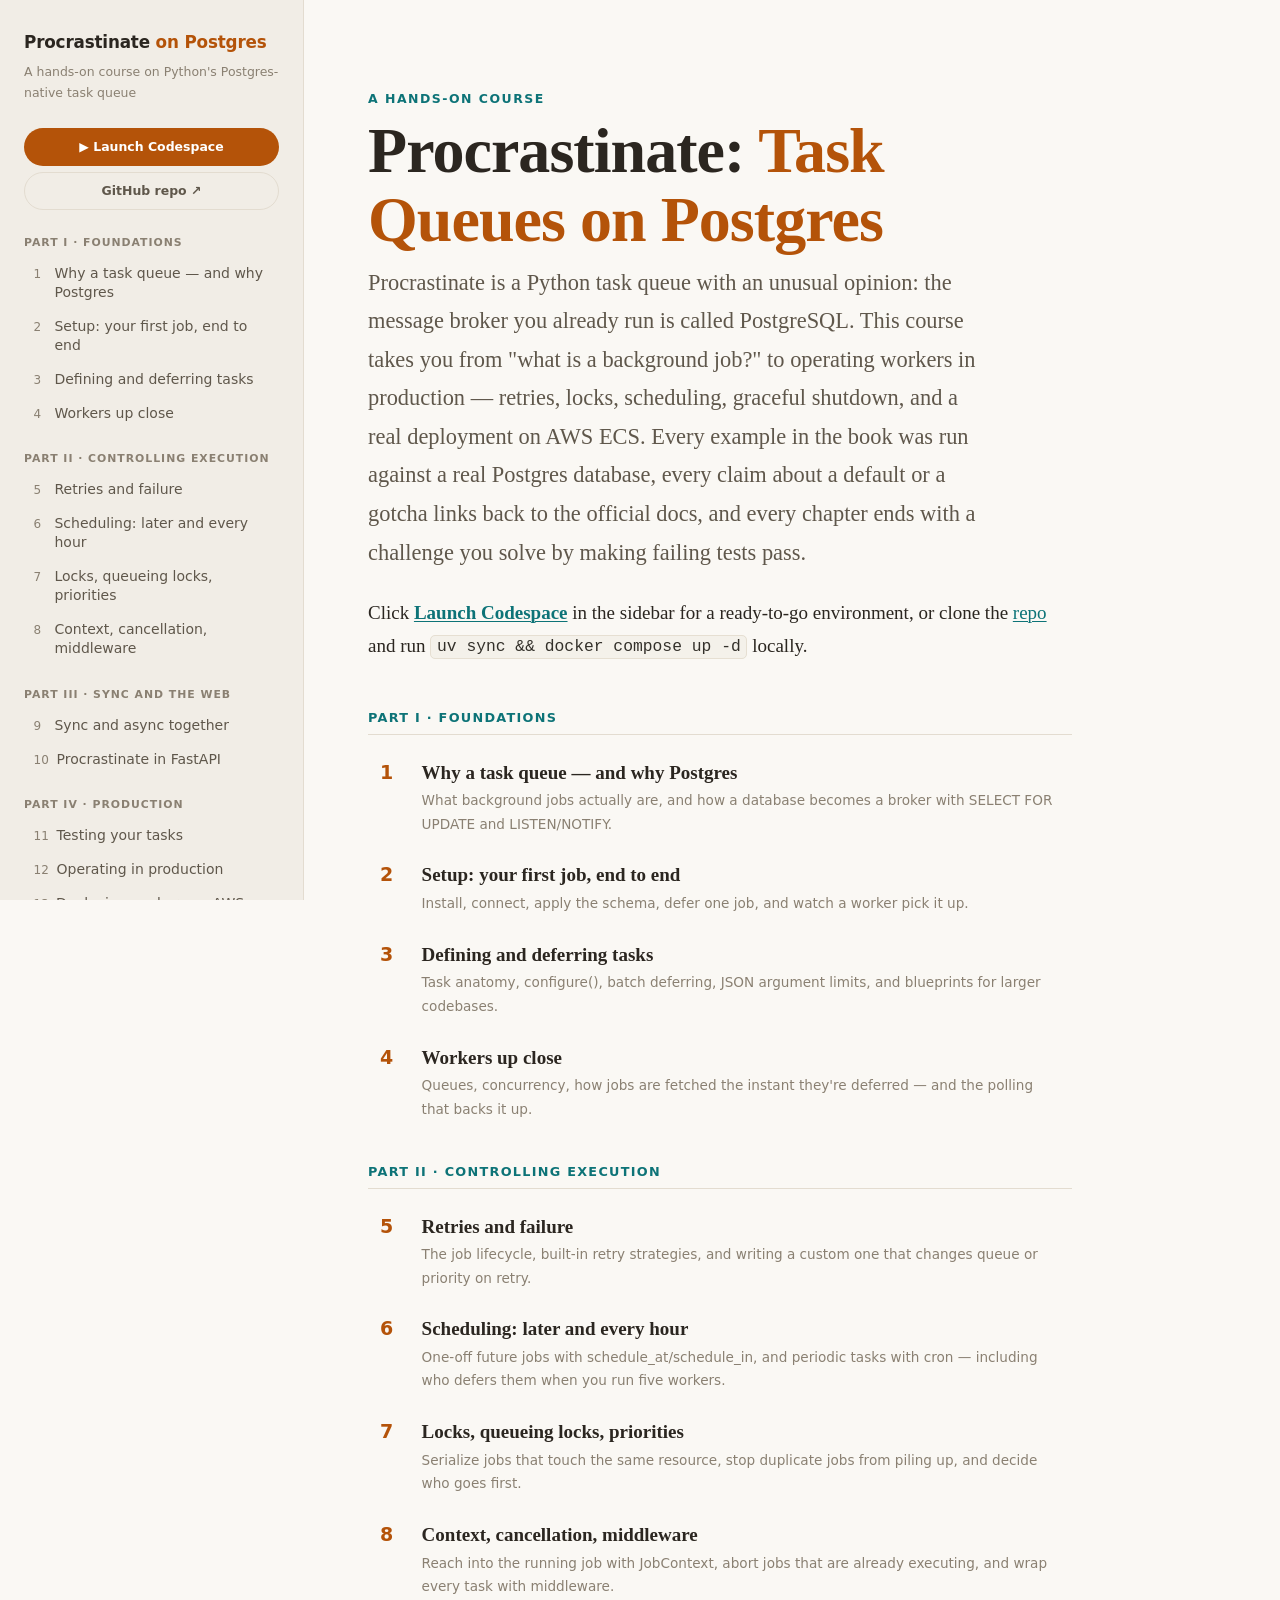
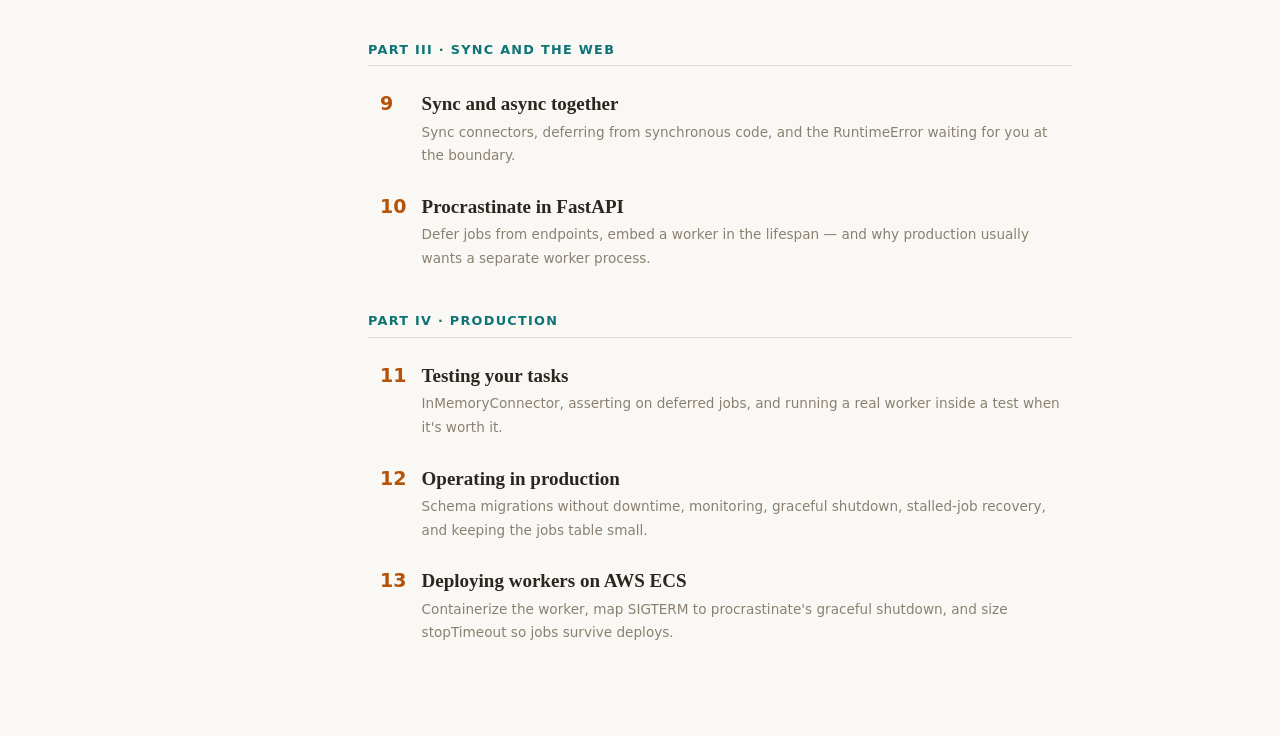
<file: book/index.html>
<!DOCTYPE html>
<html lang="en">
<head>
<meta charset="utf-8">
<meta name="viewport" content="width=device-width, initial-scale=1">
<title>Procrastinate: Task Queues on Postgres — a hands-on course</title>
<meta name="description" content="A free hands-on course on Procrastinate 3, the Python task queue built on PostgreSQL — 13 chapters with runnable examples, failing-test challenges, and citations to the real docs.">
<meta name="keywords" content="procrastinate, python task queue, postgresql task queue, background jobs, celery alternative, distributed task processing, LISTEN NOTIFY, fastapi background tasks, aws ecs workers">
<meta name="author" content="Adam Smith">
<meta name="robots" content="index, follow">
<link rel="canonical" href="https://adamontherun.github.io/procrastinate-course/">

<meta property="og:type" content="website">
<meta property="og:site_name" content="Procrastinate: Task Queues on Postgres">
<meta property="og:title" content="Procrastinate: Task Queues on Postgres — a hands-on course">
<meta property="og:description" content="A free hands-on course on Procrastinate 3, the Python task queue built on PostgreSQL — 13 chapters with runnable examples, failing-test challenges, and citations to the real docs.">
<meta property="og:url" content="https://adamontherun.github.io/procrastinate-course/">
<meta property="og:image" content="https://adamontherun.github.io/procrastinate-course/assets/screenshots/homepage.png">
<meta property="og:image:width" content="1200">
<meta property="og:image:height" content="862">

<meta name="twitter:card" content="summary_large_image">
<meta name="twitter:title" content="Procrastinate: Task Queues on Postgres — a hands-on course">
<meta name="twitter:description" content="A free hands-on course on Procrastinate 3, the Python task queue built on PostgreSQL — 13 chapters with runnable examples, failing-test challenges, and citations to the real docs.">
<meta name="twitter:image" content="https://adamontherun.github.io/procrastinate-course/assets/screenshots/homepage.png">
<meta name="theme-color" content="#b45309">
<script>document.documentElement.dataset.theme=localStorage.getItem("book-theme")||(matchMedia("(prefers-color-scheme: dark)").matches?"dark":"light");</script>
<link rel="stylesheet" href="assets/style.css">
<script type="application/ld+json">
{
  "@context": "https://schema.org",
  "@type": "Course",
  "name": "Procrastinate: Task Queues on Postgres",
  "description": "A free hands-on course on Procrastinate 3, the Python task queue built on PostgreSQL — 13 chapters with runnable examples, failing-test challenges, and citations to the real docs.",
  "url": "https://adamontherun.github.io/procrastinate-course/",
  "image": "https://adamontherun.github.io/procrastinate-course/assets/screenshots/homepage.png",
  "provider": {"@type": "Person", "name": "Adam Smith", "url": "https://github.com/adamontherun"},
  "isAccessibleForFree": true,
  "inLanguage": "en",
  "hasPart": [
    {"@type": "Chapter", "position": 1, "name": "Why a task queue — and why Postgres", "description": "What background jobs actually are, and how a database becomes a broker with SELECT FOR UPDATE and LISTEN/NOTIFY.", "url": "https://adamontherun.github.io/procrastinate-course/chapters/ch01.html"},
    {"@type": "Chapter", "position": 2, "name": "Setup: your first job, end to end", "description": "Install, connect, apply the schema, defer one job, and watch a worker pick it up.", "url": "https://adamontherun.github.io/procrastinate-course/chapters/ch02.html"},
    {"@type": "Chapter", "position": 3, "name": "Defining and deferring tasks", "description": "Task anatomy, configure(), batch deferring, JSON argument limits, and blueprints for larger codebases.", "url": "https://adamontherun.github.io/procrastinate-course/chapters/ch03.html"},
    {"@type": "Chapter", "position": 4, "name": "Workers up close", "description": "Queues, concurrency, how jobs are fetched the instant they're deferred — and the polling that backs it up.", "url": "https://adamontherun.github.io/procrastinate-course/chapters/ch04.html"},
    {"@type": "Chapter", "position": 5, "name": "Retries and failure", "description": "The job lifecycle, built-in retry strategies, and writing a custom one that changes queue or priority on retry.", "url": "https://adamontherun.github.io/procrastinate-course/chapters/ch05.html"},
    {"@type": "Chapter", "position": 6, "name": "Scheduling: later and every hour", "description": "One-off future jobs with schedule_at/schedule_in, and periodic tasks with cron — including who defers them when you run five workers.", "url": "https://adamontherun.github.io/procrastinate-course/chapters/ch06.html"},
    {"@type": "Chapter", "position": 7, "name": "Locks, queueing locks, priorities", "description": "Serialize jobs that touch the same resource, stop duplicate jobs from piling up, and decide who goes first.", "url": "https://adamontherun.github.io/procrastinate-course/chapters/ch07.html"},
    {"@type": "Chapter", "position": 8, "name": "Context, cancellation, middleware", "description": "Reach into the running job with JobContext, abort jobs that are already executing, and wrap every task with middleware.", "url": "https://adamontherun.github.io/procrastinate-course/chapters/ch08.html"},
    {"@type": "Chapter", "position": 9, "name": "Sync and async together", "description": "Sync connectors, deferring from synchronous code, and the RuntimeError waiting for you at the boundary.", "url": "https://adamontherun.github.io/procrastinate-course/chapters/ch09.html"},
    {"@type": "Chapter", "position": 10, "name": "Procrastinate in FastAPI", "description": "Defer jobs from endpoints, embed a worker in the lifespan — and why production usually wants a separate worker process.", "url": "https://adamontherun.github.io/procrastinate-course/chapters/ch10.html"},
    {"@type": "Chapter", "position": 11, "name": "Testing your tasks", "description": "InMemoryConnector, asserting on deferred jobs, and running a real worker inside a test when it's worth it.", "url": "https://adamontherun.github.io/procrastinate-course/chapters/ch11.html"},
    {"@type": "Chapter", "position": 12, "name": "Operating in production", "description": "Schema migrations without downtime, monitoring, graceful shutdown, stalled-job recovery, and keeping the jobs table small.", "url": "https://adamontherun.github.io/procrastinate-course/chapters/ch12.html"},
    {"@type": "Chapter", "position": 13, "name": "Deploying workers on AWS ECS", "description": "Containerize the worker, map SIGTERM to procrastinate's graceful shutdown, and size stopTimeout so jobs survive deploys.", "url": "https://adamontherun.github.io/procrastinate-course/chapters/ch13.html"}
  ]
}
</script>
</head>
<body>
<div class="book">

  <aside class="sidebar">
    <a class="brand" href="index.html">Procrastinate <span class="accent">on Postgres</span></a>
    <p class="tagline">A hands-on course on Python's Postgres-native task queue</p>

    <div class="sidebar-links">
      <a class="codespace-link" href="https://codespaces.new/adamontherun/procrastinate-course" target="_blank" rel="noopener">&#9654; Launch Codespace</a>
      <a class="repo-link" href="https://github.com/adamontherun/procrastinate-course" target="_blank" rel="noopener">GitHub repo &#8599;</a>
    </div>

    <nav aria-label="Chapters">
      <p class="part-label">Part I · Foundations</p>
      <ol>
        <li><a href="chapters/ch01.html"><span class="ch-num">1</span>Why a task queue — and why Postgres</a></li>
        <li><a href="chapters/ch02.html"><span class="ch-num">2</span>Setup: your first job, end to end</a></li>
        <li><a href="chapters/ch03.html"><span class="ch-num">3</span>Defining and deferring tasks</a></li>
        <li><a href="chapters/ch04.html"><span class="ch-num">4</span>Workers up close</a></li>
      </ol>
      <p class="part-label">Part II · Controlling execution</p>
      <ol>
        <li><a href="chapters/ch05.html"><span class="ch-num">5</span>Retries and failure</a></li>
        <li><a href="chapters/ch06.html"><span class="ch-num">6</span>Scheduling: later and every hour</a></li>
        <li><a href="chapters/ch07.html"><span class="ch-num">7</span>Locks, queueing locks, priorities</a></li>
        <li><a href="chapters/ch08.html"><span class="ch-num">8</span>Context, cancellation, middleware</a></li>
      </ol>
      <p class="part-label">Part III · Sync and the web</p>
      <ol>
        <li><a href="chapters/ch09.html"><span class="ch-num">9</span>Sync and async together</a></li>
        <li><a href="chapters/ch10.html"><span class="ch-num">10</span>Procrastinate in FastAPI</a></li>
      </ol>
      <p class="part-label">Part IV · Production</p>
      <ol>
        <li><a href="chapters/ch11.html"><span class="ch-num">11</span>Testing your tasks</a></li>
        <li><a href="chapters/ch12.html"><span class="ch-num">12</span>Operating in production</a></li>
        <li><a href="chapters/ch13.html"><span class="ch-num">13</span>Deploying workers on AWS ECS</a></li>
      </ol>
    </nav>

    <button class="theme-toggle" type="button">☾ Dark mode</button>
  </aside>

  <button class="menu-btn" type="button" aria-label="Toggle chapter list">☰ Chapters</button>

  <main>
    <article class="cover">
      <p class="kicker">A hands-on course</p>
      <h1>Procrastinate: <em style="color:var(--brand);font-style:normal">Task Queues on Postgres</em></h1>
      <p class="lede">
        Procrastinate is a Python task queue with an unusual opinion: the message
        broker you already run is called PostgreSQL. This course takes you from
        "what is a background job?" to operating workers in production — retries,
        locks, scheduling, graceful shutdown, and a real deployment on AWS ECS.
        Every example in the book was run against a real Postgres database, every
        claim about a default or a gotcha links back to the official docs, and
        every chapter ends with a challenge you solve by making failing tests pass.
      </p>
      <p>
        Click <a href="https://codespaces.new/adamontherun/procrastinate-course" target="_blank" rel="noopener"><strong>Launch Codespace</strong></a>
        in the sidebar for a ready-to-go environment, or clone the
        <a href="https://github.com/adamontherun/procrastinate-course" target="_blank" rel="noopener">repo</a> and run
        <code>uv sync &amp;&amp; docker compose up -d</code> locally.
      </p>

      <div class="toc-parts">
        <section class="toc-part">
          <h2>Part I · Foundations</h2>
          <ol>
            <li><a href="chapters/ch01.html"><span class="ch-num">1</span><span><span class="ch-title">Why a task queue — and why Postgres</span><span class="ch-desc">What background jobs actually are, and how a database becomes a broker with SELECT FOR UPDATE and LISTEN/NOTIFY.</span></span></a></li>
            <li><a href="chapters/ch02.html"><span class="ch-num">2</span><span><span class="ch-title">Setup: your first job, end to end</span><span class="ch-desc">Install, connect, apply the schema, defer one job, and watch a worker pick it up.</span></span></a></li>
            <li><a href="chapters/ch03.html"><span class="ch-num">3</span><span><span class="ch-title">Defining and deferring tasks</span><span class="ch-desc">Task anatomy, configure(), batch deferring, JSON argument limits, and blueprints for larger codebases.</span></span></a></li>
            <li><a href="chapters/ch04.html"><span class="ch-num">4</span><span><span class="ch-title">Workers up close</span><span class="ch-desc">Queues, concurrency, how jobs are fetched the instant they're deferred — and the polling that backs it up.</span></span></a></li>
          </ol>
        </section>
        <section class="toc-part">
          <h2>Part II · Controlling execution</h2>
          <ol>
            <li><a href="chapters/ch05.html"><span class="ch-num">5</span><span><span class="ch-title">Retries and failure</span><span class="ch-desc">The job lifecycle, built-in retry strategies, and writing a custom one that changes queue or priority on retry.</span></span></a></li>
            <li><a href="chapters/ch06.html"><span class="ch-num">6</span><span><span class="ch-title">Scheduling: later and every hour</span><span class="ch-desc">One-off future jobs with schedule_at/schedule_in, and periodic tasks with cron — including who defers them when you run five workers.</span></span></a></li>
            <li><a href="chapters/ch07.html"><span class="ch-num">7</span><span><span class="ch-title">Locks, queueing locks, priorities</span><span class="ch-desc">Serialize jobs that touch the same resource, stop duplicate jobs from piling up, and decide who goes first.</span></span></a></li>
            <li><a href="chapters/ch08.html"><span class="ch-num">8</span><span><span class="ch-title">Context, cancellation, middleware</span><span class="ch-desc">Reach into the running job with JobContext, abort jobs that are already executing, and wrap every task with middleware.</span></span></a></li>
          </ol>
        </section>
        <section class="toc-part">
          <h2>Part III · Sync and the web</h2>
          <ol>
            <li><a href="chapters/ch09.html"><span class="ch-num">9</span><span><span class="ch-title">Sync and async together</span><span class="ch-desc">Sync connectors, deferring from synchronous code, and the RuntimeError waiting for you at the boundary.</span></span></a></li>
            <li><a href="chapters/ch10.html"><span class="ch-num">10</span><span><span class="ch-title">Procrastinate in FastAPI</span><span class="ch-desc">Defer jobs from endpoints, embed a worker in the lifespan — and why production usually wants a separate worker process.</span></span></a></li>
          </ol>
        </section>
        <section class="toc-part">
          <h2>Part IV · Production</h2>
          <ol>
            <li><a href="chapters/ch11.html"><span class="ch-num">11</span><span><span class="ch-title">Testing your tasks</span><span class="ch-desc">InMemoryConnector, asserting on deferred jobs, and running a real worker inside a test when it's worth it.</span></span></a></li>
            <li><a href="chapters/ch12.html"><span class="ch-num">12</span><span><span class="ch-title">Operating in production</span><span class="ch-desc">Schema migrations without downtime, monitoring, graceful shutdown, stalled-job recovery, and keeping the jobs table small.</span></span></a></li>
            <li><a href="chapters/ch13.html"><span class="ch-num">13</span><span><span class="ch-title">Deploying workers on AWS ECS</span><span class="ch-desc">Containerize the worker, map SIGTERM to procrastinate's graceful shutdown, and size stopTimeout so jobs survive deploys.</span></span></a></li>
          </ol>
        </section>
      </div>
    </article>
  </main>
</div>
<script src="assets/vendor/highlight.min.js"></script>
<script src="assets/book.js"></script>
</body>
</html>
</file>
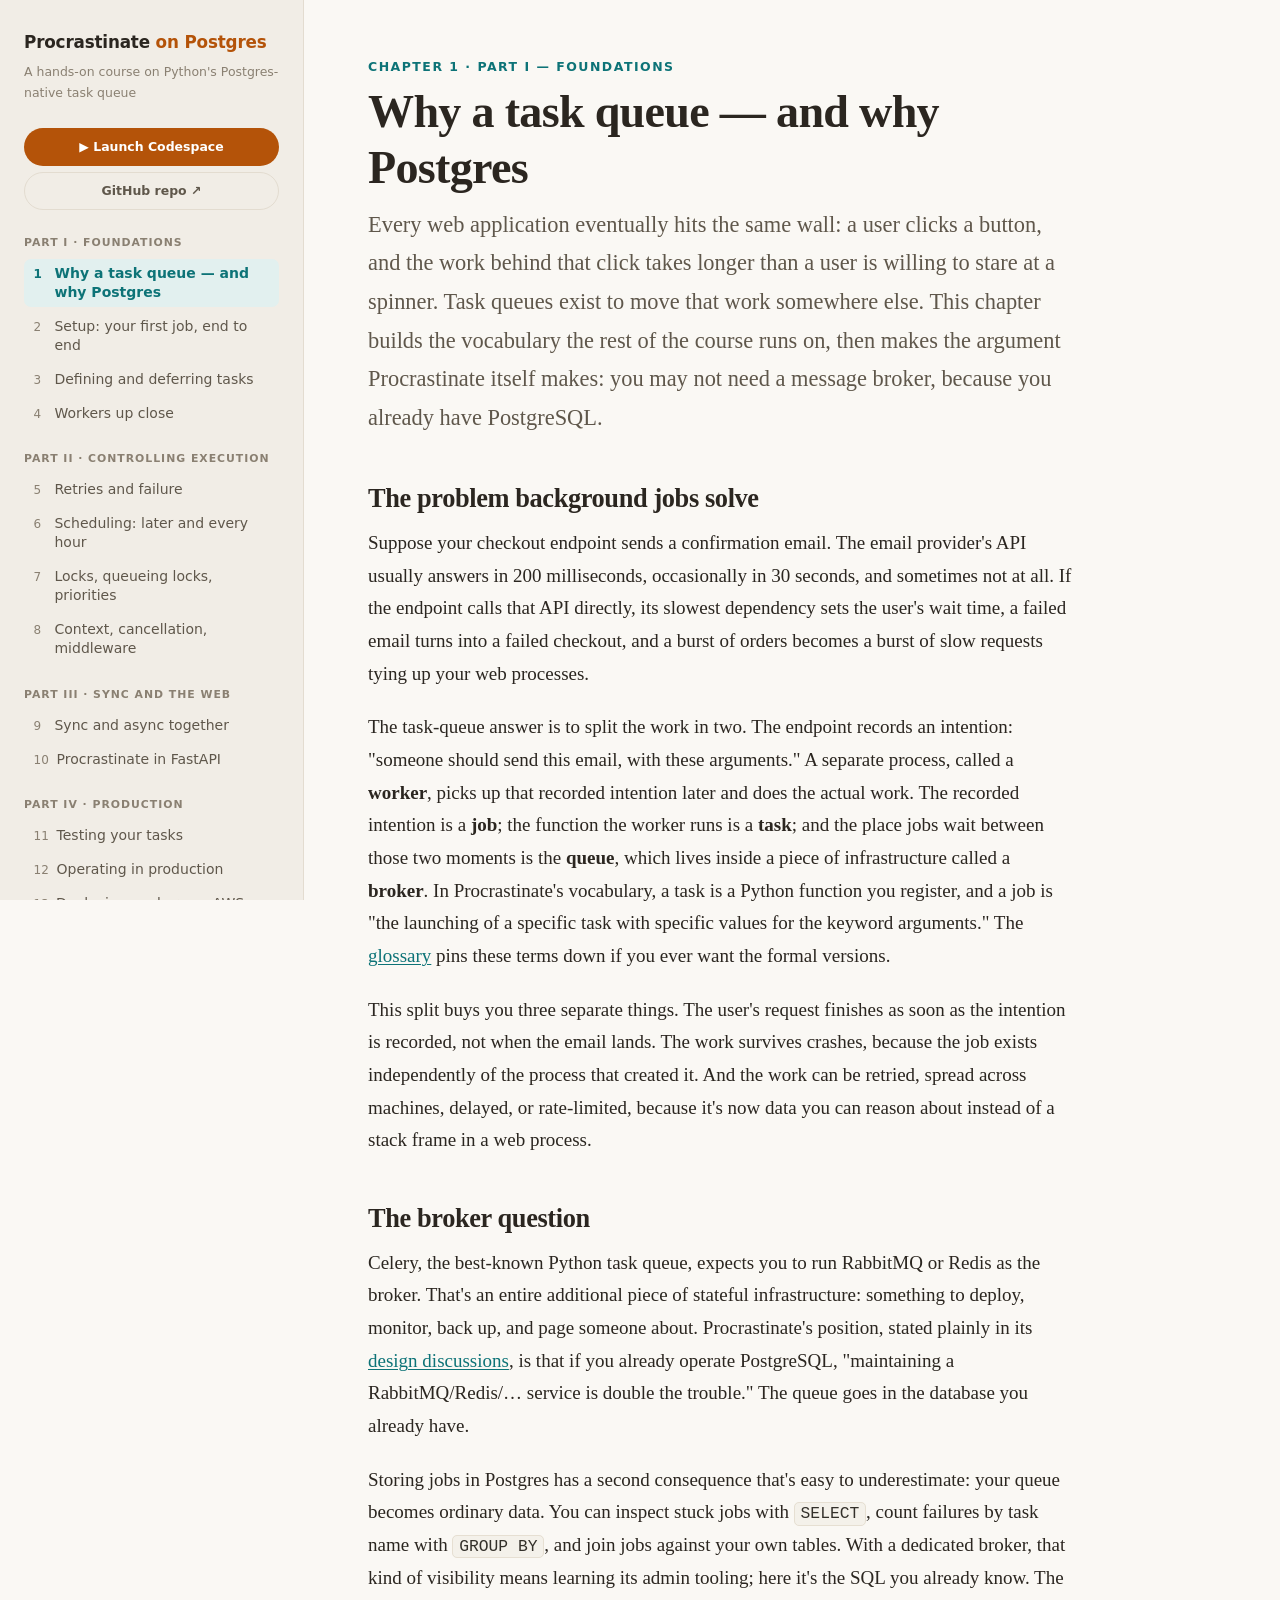
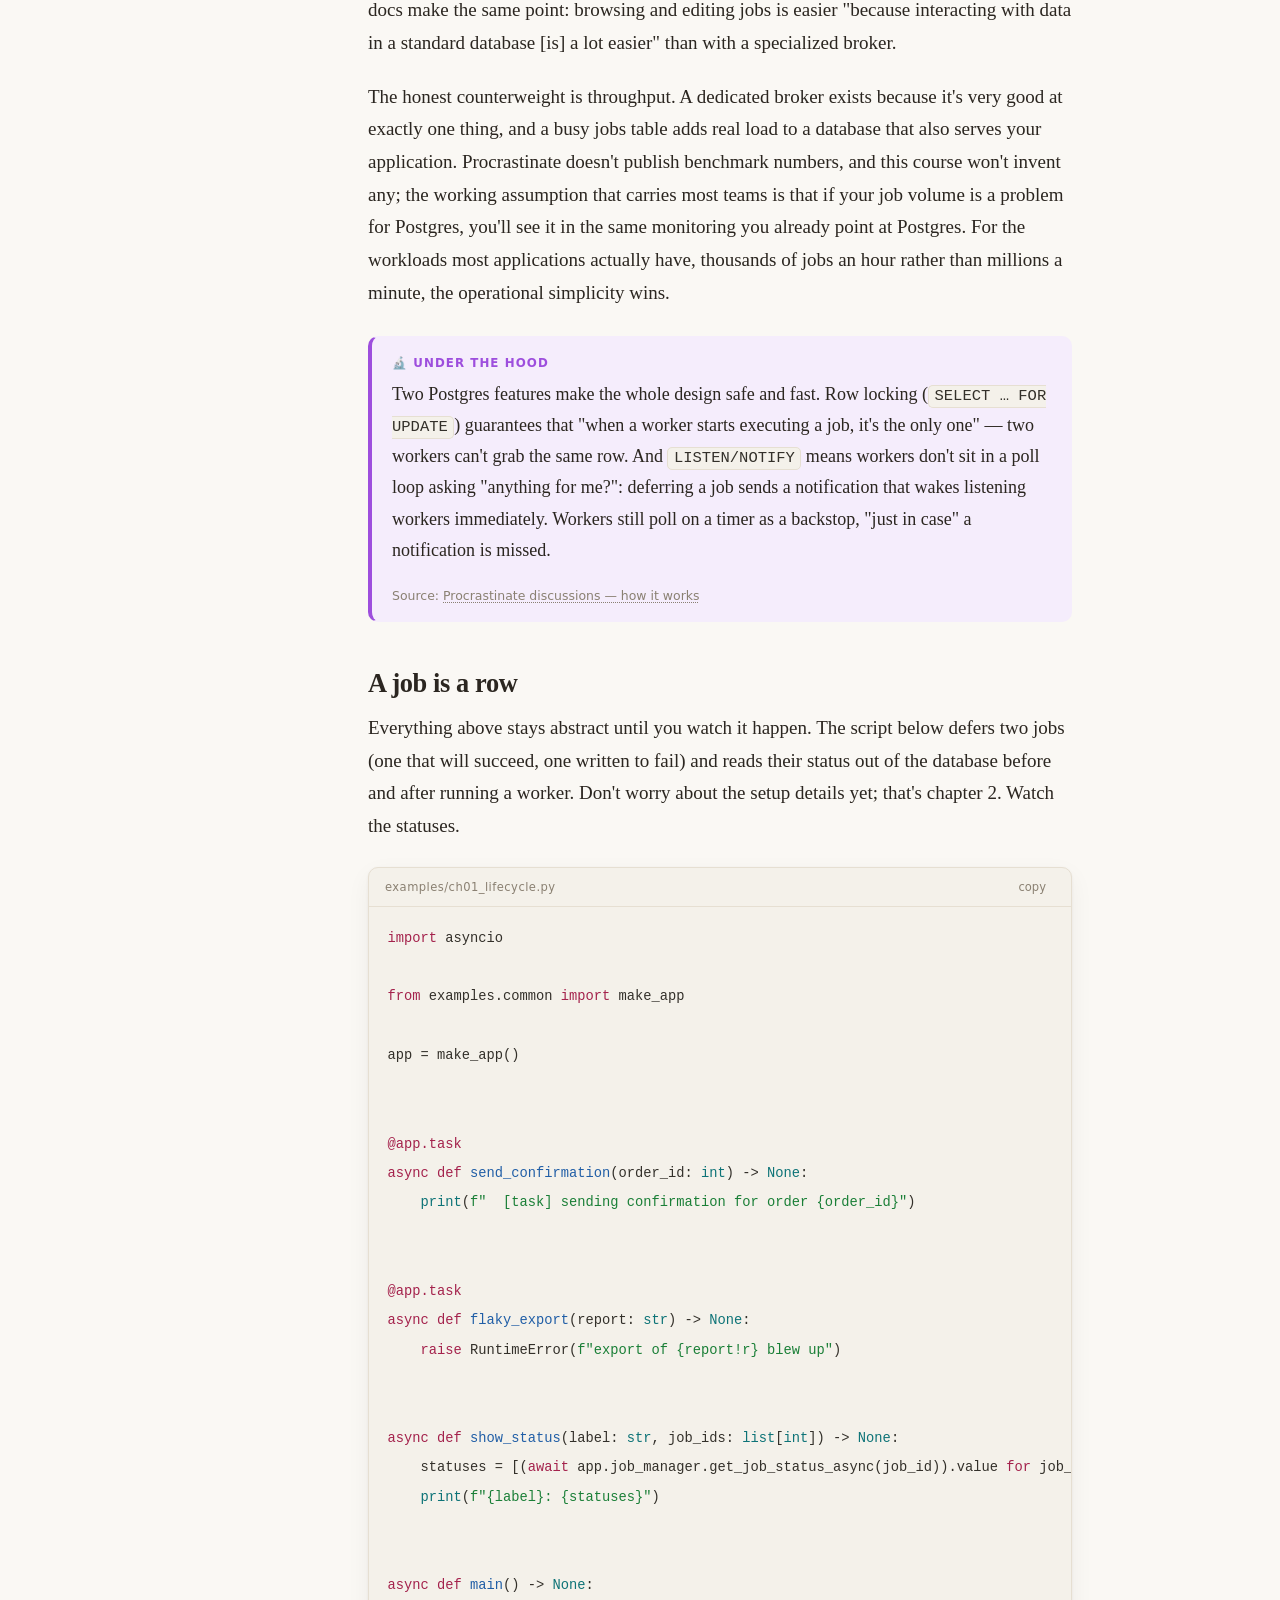
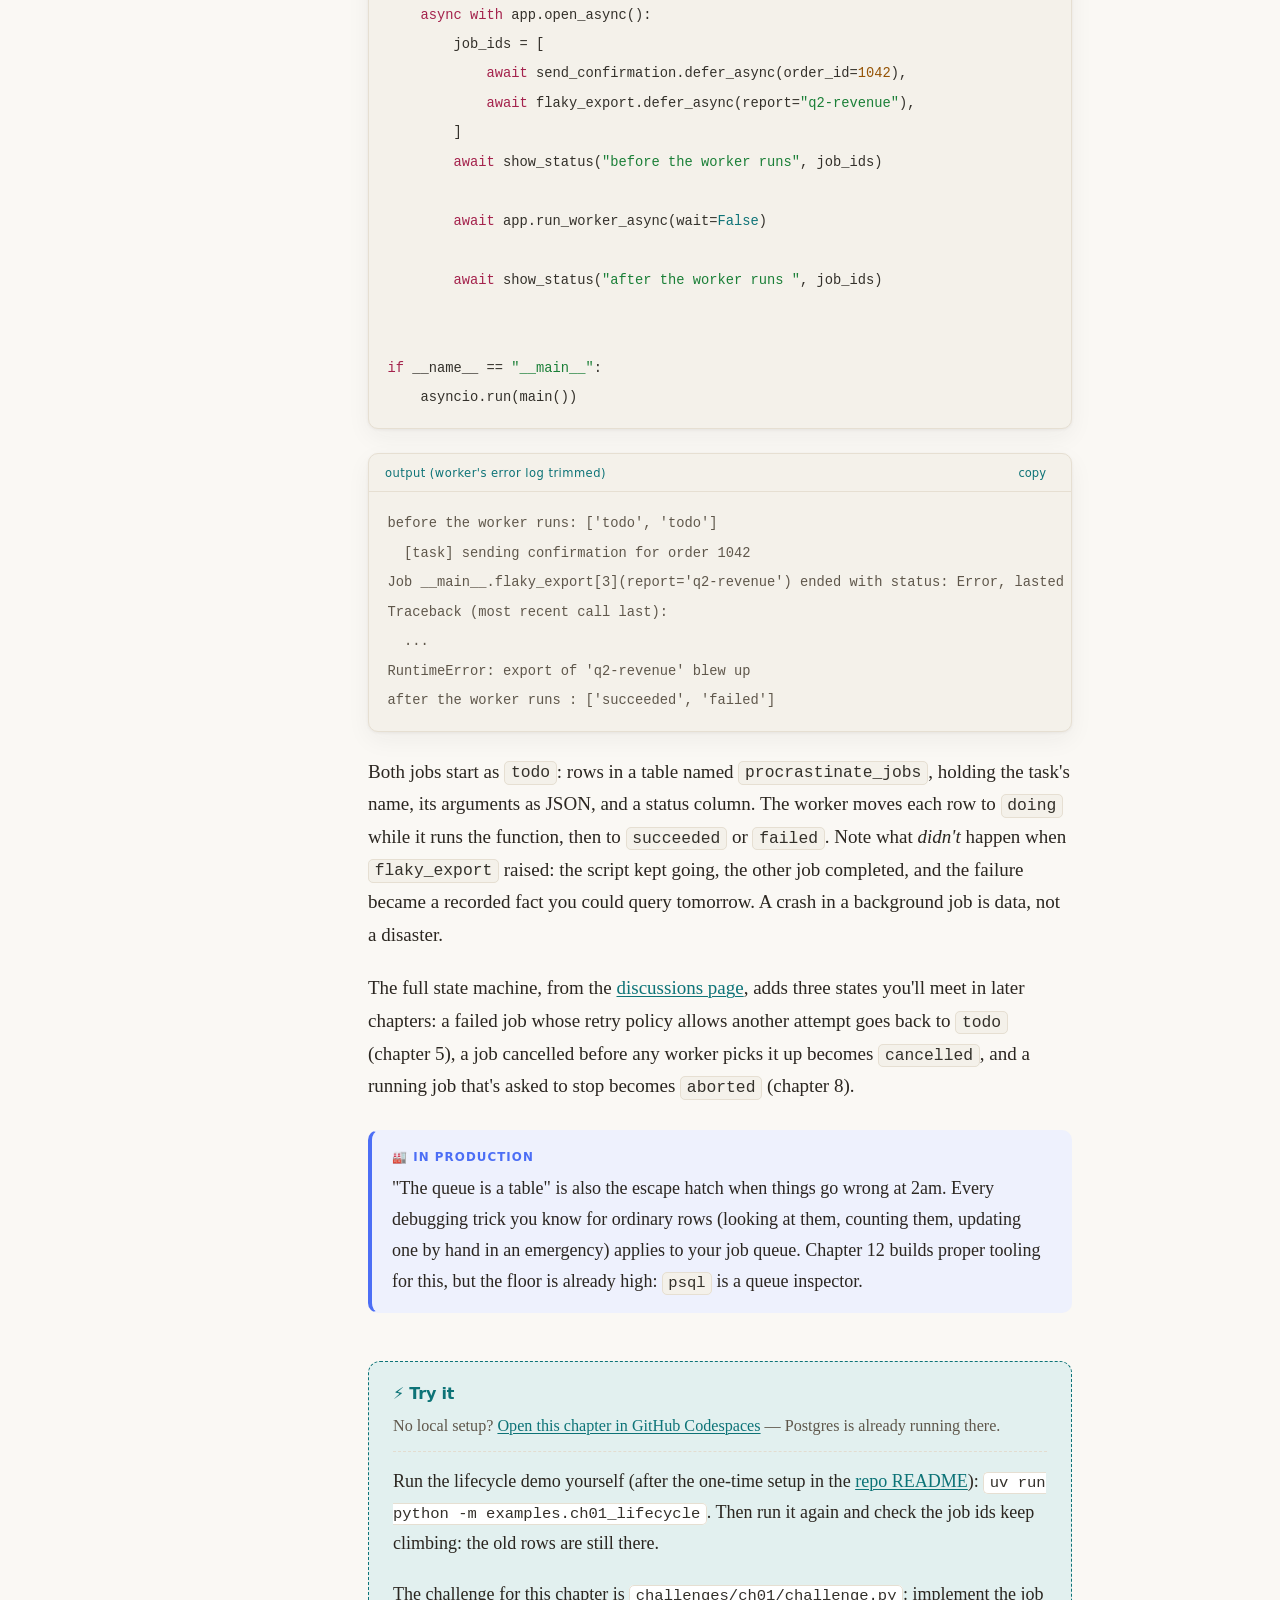
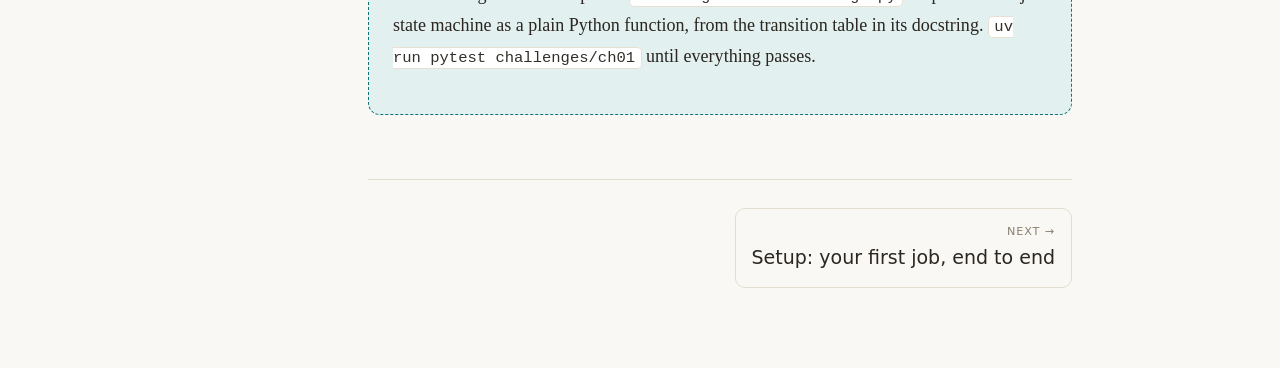
<file: book/chapters/ch01.html>
<!DOCTYPE html>
<html lang="en">
<head>
<meta charset="utf-8">
<meta name="viewport" content="width=device-width, initial-scale=1">
<title>Ch 1 · Why a task queue — and why Postgres — Procrastinate: Task Queues on Postgres</title>
<meta name="description" content="What background jobs actually are, and how a database becomes a broker with SELECT FOR UPDATE and LISTEN/NOTIFY. Chapter 1 of Procrastinate: Task Queues on Postgres, Part I · Foundations.">
<meta name="keywords" content="procrastinate, python task queue, postgresql task queue, background jobs, celery alternative, distributed task processing, LISTEN NOTIFY, fastapi background tasks, aws ecs workers">
<meta name="author" content="Adam Smith">
<meta name="robots" content="index, follow">
<link rel="canonical" href="https://adamontherun.github.io/procrastinate-course/chapters/ch01.html">

<meta property="og:type" content="article">
<meta property="og:site_name" content="Procrastinate: Task Queues on Postgres">
<meta property="og:title" content="Ch 1 · Why a task queue — and why Postgres — Procrastinate: Task Queues on Postgres">
<meta property="og:description" content="What background jobs actually are, and how a database becomes a broker with SELECT FOR UPDATE and LISTEN/NOTIFY. Chapter 1 of Procrastinate: Task Queues on Postgres, Part I · Foundations.">
<meta property="og:url" content="https://adamontherun.github.io/procrastinate-course/chapters/ch01.html">
<meta property="og:image" content="https://adamontherun.github.io/procrastinate-course/assets/screenshots/homepage.png">
<meta property="og:image:width" content="1200">
<meta property="og:image:height" content="862">

<meta name="twitter:card" content="summary_large_image">
<meta name="twitter:title" content="Ch 1 · Why a task queue — and why Postgres — Procrastinate: Task Queues on Postgres">
<meta name="twitter:description" content="What background jobs actually are, and how a database becomes a broker with SELECT FOR UPDATE and LISTEN/NOTIFY. Chapter 1 of Procrastinate: Task Queues on Postgres, Part I · Foundations.">
<meta name="twitter:image" content="https://adamontherun.github.io/procrastinate-course/assets/screenshots/homepage.png">
<meta name="theme-color" content="#b45309">
<script>document.documentElement.dataset.theme=localStorage.getItem("book-theme")||(matchMedia("(prefers-color-scheme: dark)").matches?"dark":"light");</script>
<link rel="stylesheet" href="../assets/style.css">
<script type="application/ld+json">
{
  "@context": "https://schema.org",
  "@type": "Chapter",
  "position": 1,
  "name": "Why a task queue — and why Postgres",
  "description": "What background jobs actually are, and how a database becomes a broker with SELECT FOR UPDATE and LISTEN/NOTIFY.",
  "url": "https://adamontherun.github.io/procrastinate-course/chapters/ch01.html",
  "image": "https://adamontherun.github.io/procrastinate-course/assets/screenshots/homepage.png",
  "inLanguage": "en",
  "isPartOf": {"@type": "Course", "name": "Procrastinate: Task Queues on Postgres", "url": "https://adamontherun.github.io/procrastinate-course/"},
  "nextItem": "https://adamontherun.github.io/procrastinate-course/chapters/ch02.html"
}
</script>
</head>
<body>
<div class="book">

  <aside class="sidebar">
    <a class="brand" href="../index.html">Procrastinate <span class="accent">on Postgres</span></a>
    <p class="tagline">A hands-on course on Python's Postgres-native task queue</p>

    <div class="sidebar-links">
      <a class="codespace-link" href="https://codespaces.new/adamontherun/procrastinate-course" target="_blank" rel="noopener">&#9654; Launch Codespace</a>
      <a class="repo-link" href="https://github.com/adamontherun/procrastinate-course" target="_blank" rel="noopener">GitHub repo &#8599;</a>
    </div>

    <nav aria-label="Chapters">
      <p class="part-label">Part I · Foundations</p>
      <ol>
        <li><a href="ch01.html" class="current"><span class="ch-num">1</span>Why a task queue — and why Postgres</a></li>
        <li><a href="ch02.html"><span class="ch-num">2</span>Setup: your first job, end to end</a></li>
        <li><a href="ch03.html"><span class="ch-num">3</span>Defining and deferring tasks</a></li>
        <li><a href="ch04.html"><span class="ch-num">4</span>Workers up close</a></li>
      </ol>
      <p class="part-label">Part II · Controlling execution</p>
      <ol>
        <li><a href="ch05.html"><span class="ch-num">5</span>Retries and failure</a></li>
        <li><a href="ch06.html"><span class="ch-num">6</span>Scheduling: later and every hour</a></li>
        <li><a href="ch07.html"><span class="ch-num">7</span>Locks, queueing locks, priorities</a></li>
        <li><a href="ch08.html"><span class="ch-num">8</span>Context, cancellation, middleware</a></li>
      </ol>
      <p class="part-label">Part III · Sync and the web</p>
      <ol>
        <li><a href="ch09.html"><span class="ch-num">9</span>Sync and async together</a></li>
        <li><a href="ch10.html"><span class="ch-num">10</span>Procrastinate in FastAPI</a></li>
      </ol>
      <p class="part-label">Part IV · Production</p>
      <ol>
        <li><a href="ch11.html"><span class="ch-num">11</span>Testing your tasks</a></li>
        <li><a href="ch12.html"><span class="ch-num">12</span>Operating in production</a></li>
        <li><a href="ch13.html"><span class="ch-num">13</span>Deploying workers on AWS ECS</a></li>
      </ol>
    </nav>
    <button class="theme-toggle" type="button">☾ Dark mode</button>
  </aside>

  <button class="menu-btn" type="button" aria-label="Toggle chapter list">☰ Chapters</button>

  <main>
    <article>
      <p class="kicker">Chapter 1 · Part I — Foundations</p>
      <h1>Why a task queue — and why Postgres</h1>
      <p class="lede">
        Every web application eventually hits the same wall: a user clicks a button,
        and the work behind that click takes longer than a user is willing to stare
        at a spinner. Task queues exist to move that work somewhere else. This
        chapter builds the vocabulary the rest of the course runs on, then makes
        the argument Procrastinate itself makes: you may not need a message broker,
        because you already have PostgreSQL.
      </p>

      <h2>The problem background jobs solve</h2>
      <p>
        Suppose your checkout endpoint sends a confirmation email. The email
        provider's API usually answers in 200 milliseconds, occasionally in
        30 seconds, and sometimes not at all. If the endpoint calls that API
        directly, its slowest dependency sets the user's wait time, a failed email
        turns into a failed checkout, and a burst of orders becomes a burst of slow
        requests tying up your web processes.
      </p>
      <p>
        The task-queue answer is to split the work in two. The endpoint records an
        intention: "someone should send this email, with these arguments." A
        separate process, called a <strong>worker</strong>, picks up that recorded
        intention later and does the actual work. The recorded intention is a
        <strong>job</strong>; the function the worker runs is a
        <strong>task</strong>; and the place jobs wait between those two moments is
        the <strong>queue</strong>, which lives inside a piece of infrastructure
        called a <strong>broker</strong>. In Procrastinate's vocabulary, a task is
        a Python function you register, and a job is "the launching of a specific
        task with specific values for the keyword arguments." The
        <a href="https://procrastinate.readthedocs.io/en/stable/glossary.html" target="_blank" rel="noopener">glossary</a>
        pins these terms down if you ever want the formal versions.
      </p>
      <p>
        This split buys you three separate things. The user's request finishes as
        soon as the intention is recorded, not when the email lands. The work
        survives crashes, because the job exists independently of the process that
        created it. And the work can be retried, spread across machines, delayed,
        or rate-limited, because it's now data you can reason about instead of a
        stack frame in a web process.
      </p>

      <h2>The broker question</h2>
      <p>
        Celery, the best-known Python task queue, expects you to run RabbitMQ or
        Redis as the broker. That's an entire additional piece of stateful
        infrastructure: something to deploy, monitor, back up, and page someone
        about. Procrastinate's position, stated plainly in its
        <a href="https://procrastinate.readthedocs.io/en/stable/discussions.html" target="_blank" rel="noopener">design discussions</a>,
        is that if you already operate PostgreSQL, "maintaining a RabbitMQ/Redis/…
        service is double the trouble." The queue goes in the database you already
        have.
      </p>
      <p>
        Storing jobs in Postgres has a second consequence that's easy to
        underestimate: your queue becomes ordinary data. You can inspect stuck
        jobs with <code>SELECT</code>, count failures by task name with
        <code>GROUP BY</code>, and join jobs against your own tables. With a
        dedicated broker, that kind of visibility means learning its admin tooling;
        here it's the SQL you already know. The docs make the same point: browsing
        and editing jobs is easier "because interacting with data in a standard
        database [is] a lot easier" than with a specialized broker.
      </p>
      <p>
        The honest counterweight is throughput. A dedicated broker exists because
        it's very good at exactly one thing, and a busy jobs table adds real load
        to a database that also serves your application. Procrastinate doesn't
        publish benchmark numbers, and this course won't invent any; the working
        assumption that carries most teams is that if your job volume is a
        problem for Postgres, you'll see it in the same monitoring you already
        point at Postgres. For the workloads most applications actually have,
        thousands of jobs an hour rather than millions a minute, the operational
        simplicity wins.
      </p>

      <aside class="callout underhood">
        <span class="callout-title">🔬 Under the hood</span>
        <p>
          Two Postgres features make the whole design safe and fast. Row locking
          (<code>SELECT … FOR UPDATE</code>) guarantees that "when a worker starts
          executing a job, it's the only one" — two workers can't grab the same
          row. And <code>LISTEN/NOTIFY</code> means workers don't sit in a poll
          loop asking "anything for me?": deferring a job sends a notification
          that wakes listening workers immediately. Workers still poll on a timer
          as a backstop, "just in case" a notification is missed.
        </p>
        <p class="source">Source: <a href="https://procrastinate.readthedocs.io/en/stable/discussions.html" target="_blank" rel="noopener">Procrastinate discussions — how it works</a></p>
      </aside>

      <h2>A job is a row</h2>
      <p>
        Everything above stays abstract until you watch it happen. The script
        below defers two jobs (one that will succeed, one written to fail) and
        reads their status out of the database before and after running a worker.
        Don't worry about the setup details yet; that's chapter 2. Watch the
        statuses.
      </p>

      <figure class="codeblock">
        <figcaption class="code-label">examples/ch01_lifecycle.py</figcaption>
        <pre><code class="language-python">import asyncio

from examples.common import make_app

app = make_app()


@app.task
async def send_confirmation(order_id: int) -> None:
    print(f"  [task] sending confirmation for order {order_id}")


@app.task
async def flaky_export(report: str) -> None:
    raise RuntimeError(f"export of {report!r} blew up")


async def show_status(label: str, job_ids: list[int]) -> None:
    statuses = [(await app.job_manager.get_job_status_async(job_id)).value for job_id in job_ids]
    print(f"{label}: {statuses}")


async def main() -> None:
    async with app.open_async():
        job_ids = [
            await send_confirmation.defer_async(order_id=1042),
            await flaky_export.defer_async(report="q2-revenue"),
        ]
        await show_status("before the worker runs", job_ids)

        await app.run_worker_async(wait=False)

        await show_status("after the worker runs ", job_ids)


if __name__ == "__main__":
    asyncio.run(main())</code></pre>
      </figure>

      <figure class="codeblock sql-echo">
        <figcaption class="code-label">output (worker's error log trimmed)</figcaption>
        <pre><code class="language-text">before the worker runs: ['todo', 'todo']
  [task] sending confirmation for order 1042
Job __main__.flaky_export[3](report='q2-revenue') ended with status: Error, lasted 0.000 s
Traceback (most recent call last):
  ...
RuntimeError: export of 'q2-revenue' blew up
after the worker runs : ['succeeded', 'failed']</code></pre>
      </figure>

      <p>
        Both jobs start as <code>todo</code>: rows in a table named
        <code>procrastinate_jobs</code>, holding the task's name, its arguments as
        JSON, and a status column. The worker moves each row to <code>doing</code>
        while it runs the function, then to <code>succeeded</code> or
        <code>failed</code>. Note what <em>didn't</em> happen when
        <code>flaky_export</code> raised: the script kept going, the other job
        completed, and the failure became a recorded fact you could query tomorrow.
        A crash in a background job is data, not a disaster.
      </p>
      <p>
        The full state machine, from the
        <a href="https://procrastinate.readthedocs.io/en/stable/discussions.html" target="_blank" rel="noopener">discussions page</a>,
        adds three states you'll meet in later chapters: a failed job whose retry
        policy allows another attempt goes back to <code>todo</code> (chapter 5), a
        job cancelled before any worker picks it up becomes <code>cancelled</code>,
        and a running job that's asked to stop becomes <code>aborted</code>
        (chapter 8).
      </p>

      <aside class="callout production">
        <span class="callout-title">🏭 In production</span>
        <p>
          "The queue is a table" is also the escape hatch when things go wrong at
          2am. Every debugging trick you know for ordinary rows (looking at them,
          counting them, updating one by hand in an emergency) applies to your
          job queue. Chapter 12 builds proper tooling for this, but the floor is
          already high: <code>psql</code> is a queue inspector.
        </p>
      </aside>

      <div class="tryit">
        <h3>⚡ Try it</h3>
        <p class="tryit-env">
          No local setup? <a href="https://codespaces.new/adamontherun/procrastinate-course" target="_blank" rel="noopener">Open this chapter in GitHub Codespaces</a> — Postgres is already running there.
        </p>
        <p>
          Run the lifecycle demo yourself (after the one-time setup in the
          <a href="https://github.com/adamontherun/procrastinate-course" target="_blank" rel="noopener">repo README</a>):
          <code>uv run python -m examples.ch01_lifecycle</code>. Then run it again
          and check the job ids keep climbing: the old rows are still there.
        </p>
        <p>
          The challenge for this chapter is <code>challenges/ch01/challenge.py</code>:
          implement the job state machine as a plain Python function, from the
          transition table in its docstring. <code>uv run pytest challenges/ch01</code>
          until everything passes.
        </p>
      </div>

      <nav class="chapter-nav">
        <a class="next" href="ch02.html"><span class="dir">Next →</span>Setup: your first job, end to end</a>
      </nav>
    </article>
  </main>
</div>
<script src="../assets/vendor/highlight.min.js"></script>
<script src="../assets/book.js"></script>
</body>
</html>
</file>
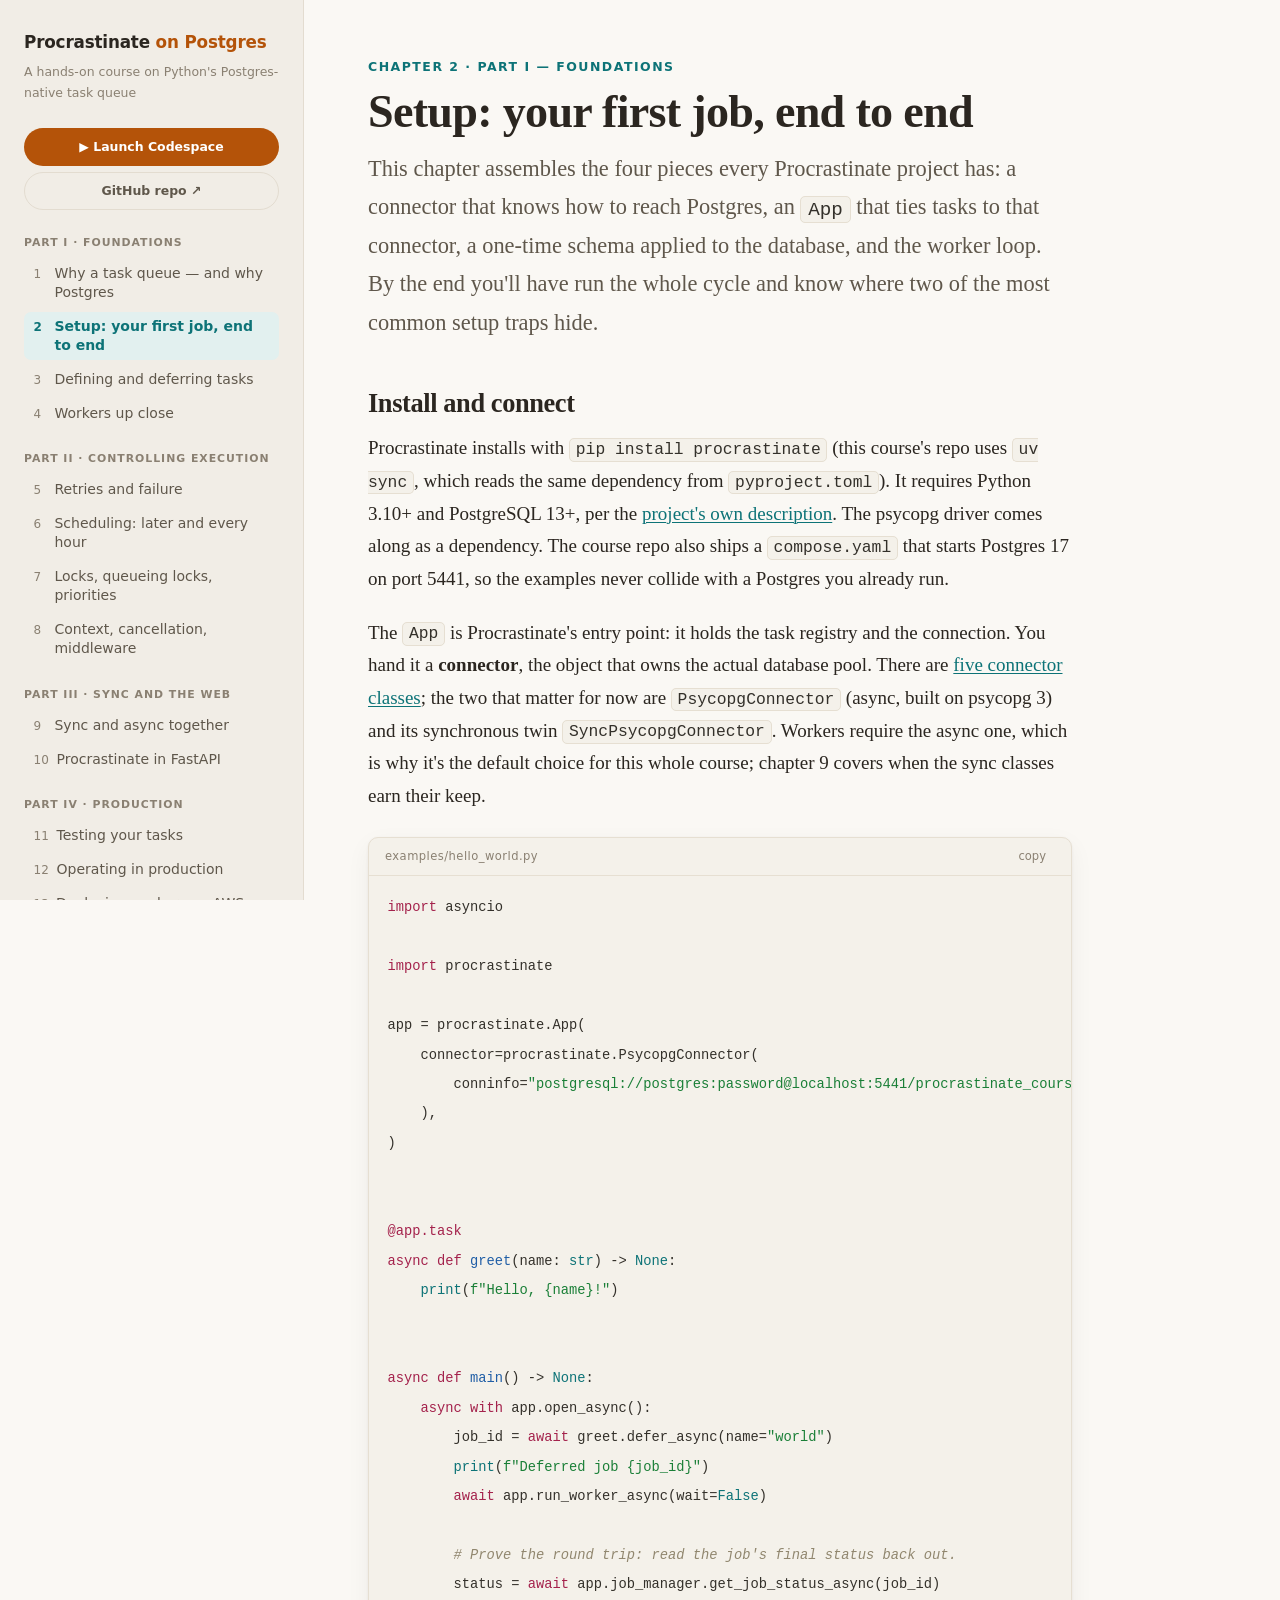
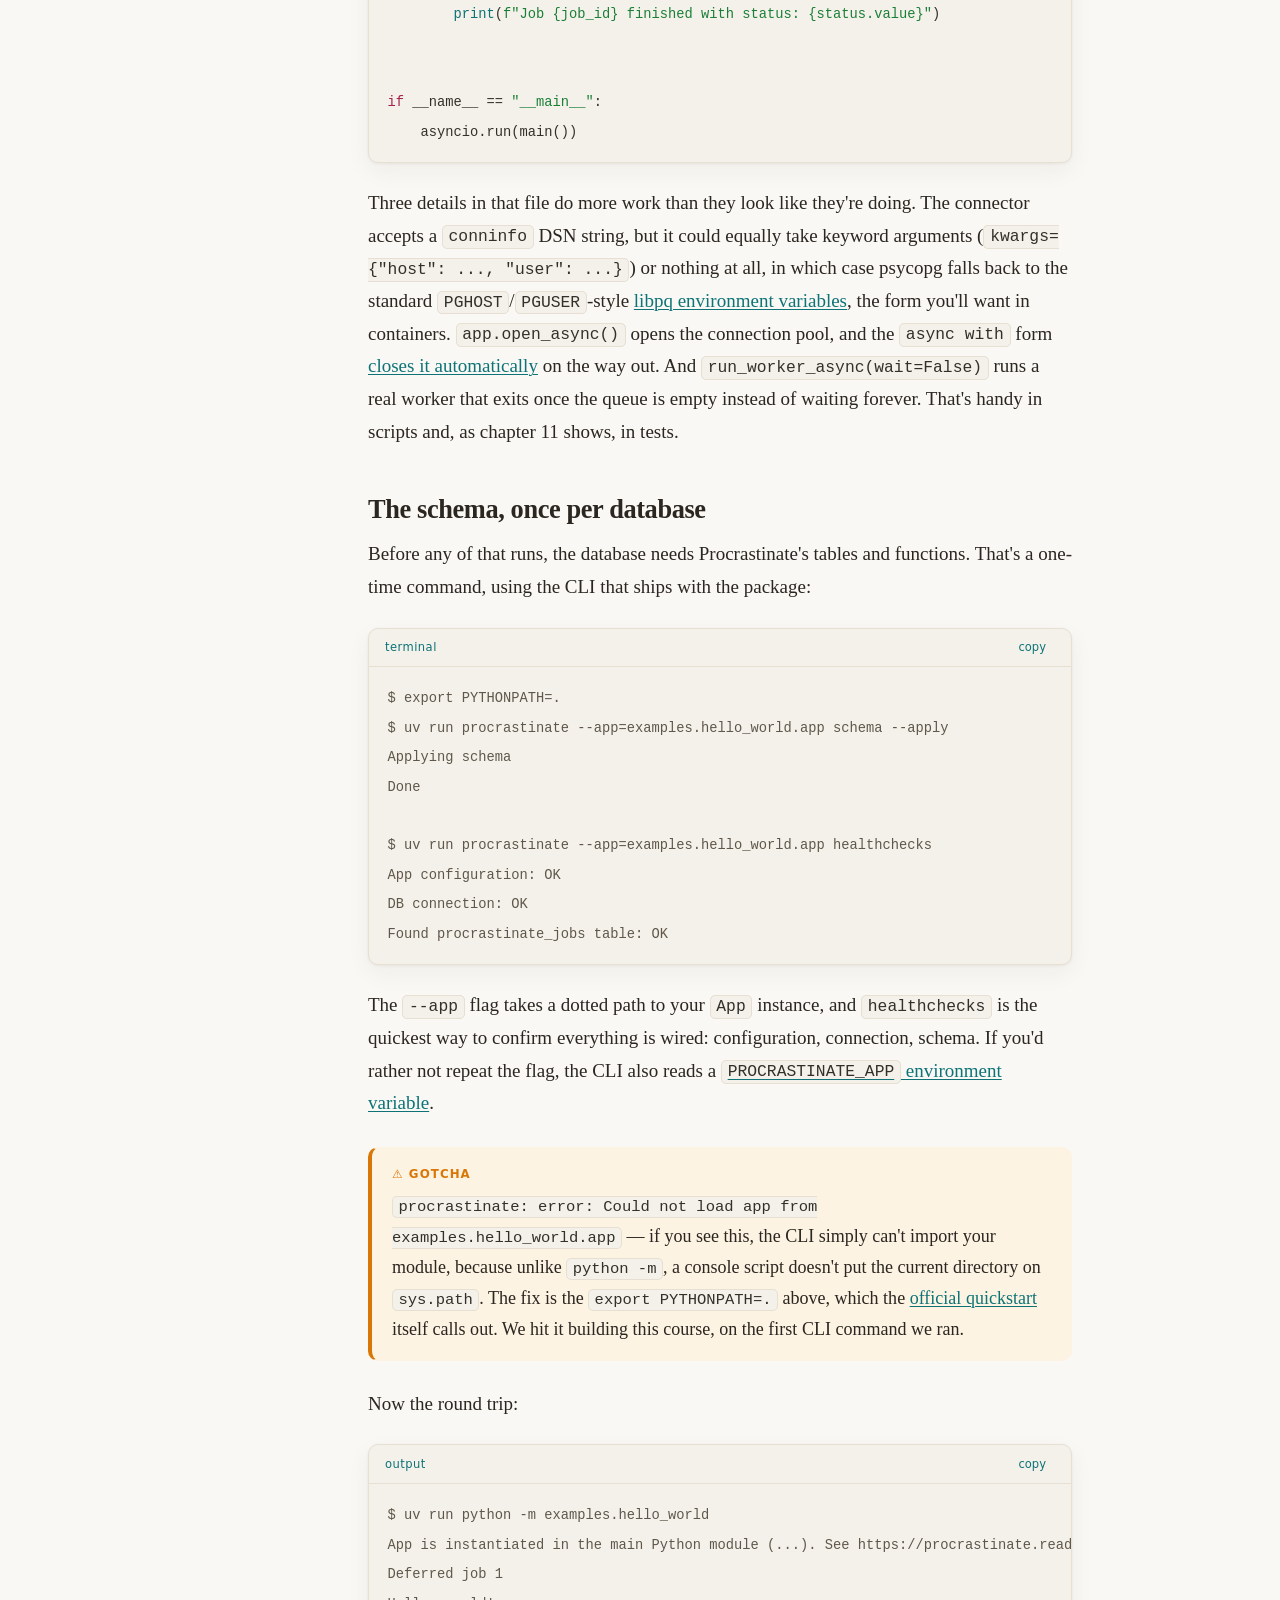
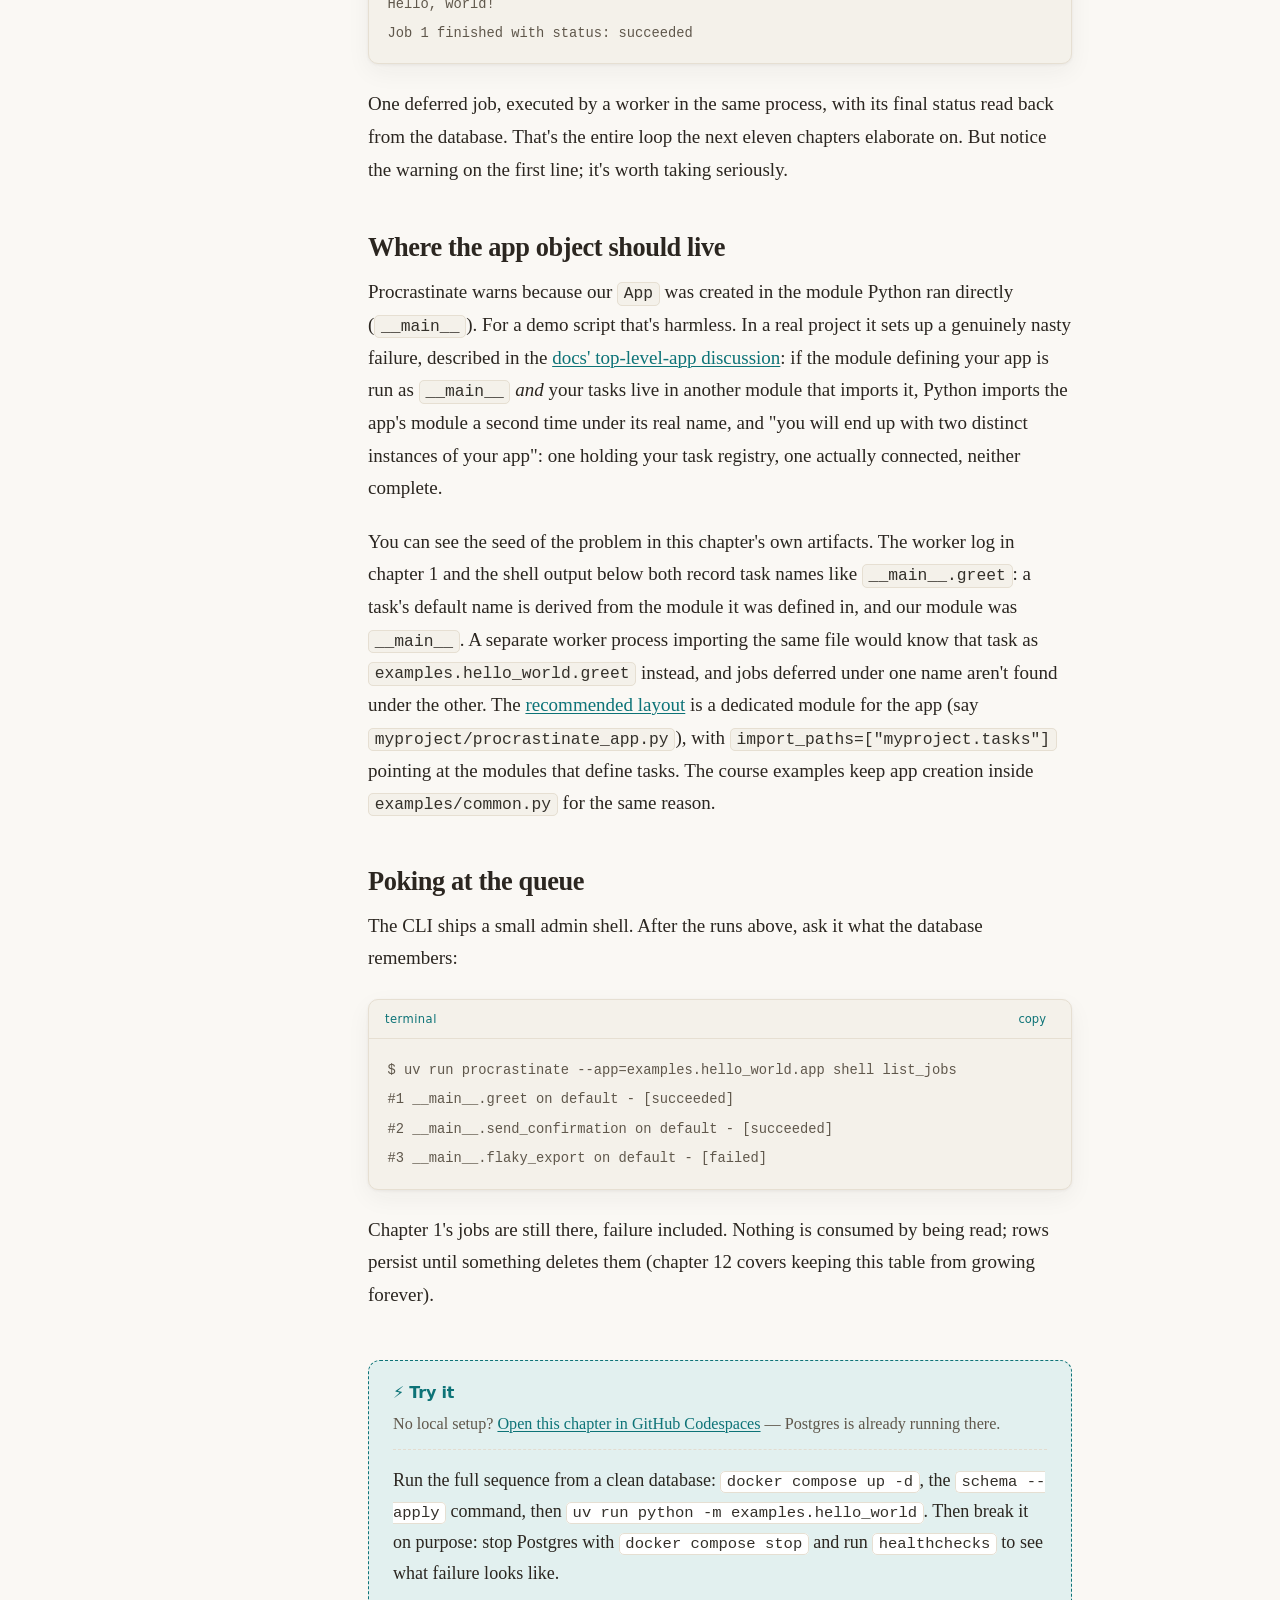
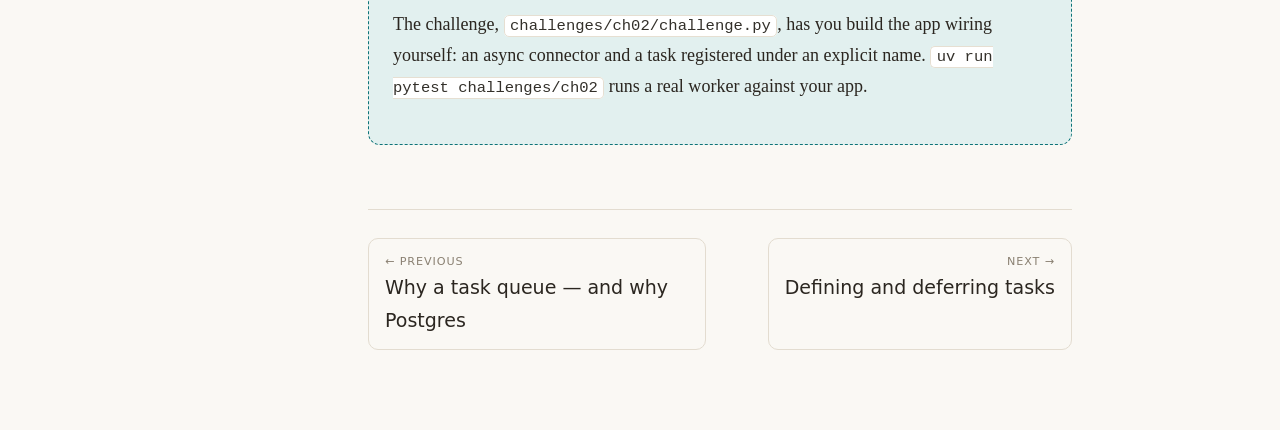
<file: book/chapters/ch02.html>
<!DOCTYPE html>
<html lang="en">
<head>
<meta charset="utf-8">
<meta name="viewport" content="width=device-width, initial-scale=1">
<title>Ch 2 · Setup: your first job, end to end — Procrastinate: Task Queues on Postgres</title>
<meta name="description" content="Install procrastinate, connect an App, apply the schema, defer one job, and watch a worker pick it up. Chapter 2 of Procrastinate: Task Queues on Postgres, Part I · Foundations.">
<meta name="keywords" content="procrastinate, python task queue, postgresql task queue, background jobs, celery alternative, distributed task processing, LISTEN NOTIFY, fastapi background tasks, aws ecs workers">
<meta name="author" content="Adam Smith">
<meta name="robots" content="index, follow">
<link rel="canonical" href="https://adamontherun.github.io/procrastinate-course/chapters/ch02.html">

<meta property="og:type" content="article">
<meta property="og:site_name" content="Procrastinate: Task Queues on Postgres">
<meta property="og:title" content="Ch 2 · Setup: your first job, end to end — Procrastinate: Task Queues on Postgres">
<meta property="og:description" content="Install procrastinate, connect an App, apply the schema, defer one job, and watch a worker pick it up. Chapter 2 of Procrastinate: Task Queues on Postgres, Part I · Foundations.">
<meta property="og:url" content="https://adamontherun.github.io/procrastinate-course/chapters/ch02.html">
<meta property="og:image" content="https://adamontherun.github.io/procrastinate-course/assets/screenshots/homepage.png">
<meta property="og:image:width" content="1200">
<meta property="og:image:height" content="862">

<meta name="twitter:card" content="summary_large_image">
<meta name="twitter:title" content="Ch 2 · Setup: your first job, end to end — Procrastinate: Task Queues on Postgres">
<meta name="twitter:description" content="Install procrastinate, connect an App, apply the schema, defer one job, and watch a worker pick it up. Chapter 2 of Procrastinate: Task Queues on Postgres, Part I · Foundations.">
<meta name="twitter:image" content="https://adamontherun.github.io/procrastinate-course/assets/screenshots/homepage.png">
<meta name="theme-color" content="#b45309">
<script>document.documentElement.dataset.theme=localStorage.getItem("book-theme")||(matchMedia("(prefers-color-scheme: dark)").matches?"dark":"light");</script>
<link rel="stylesheet" href="../assets/style.css">
<script type="application/ld+json">
{
  "@context": "https://schema.org",
  "@type": "Chapter",
  "position": 2,
  "name": "Setup: your first job, end to end",
  "description": "Install procrastinate, connect an App, apply the schema, defer one job, and watch a worker pick it up.",
  "url": "https://adamontherun.github.io/procrastinate-course/chapters/ch02.html",
  "image": "https://adamontherun.github.io/procrastinate-course/assets/screenshots/homepage.png",
  "inLanguage": "en",
  "isPartOf": {"@type": "Course", "name": "Procrastinate: Task Queues on Postgres", "url": "https://adamontherun.github.io/procrastinate-course/"},
  "previousItem": "https://adamontherun.github.io/procrastinate-course/chapters/ch01.html",
  "nextItem": "https://adamontherun.github.io/procrastinate-course/chapters/ch03.html"
}
</script>
</head>
<body>
<div class="book">

  <aside class="sidebar">
    <a class="brand" href="../index.html">Procrastinate <span class="accent">on Postgres</span></a>
    <p class="tagline">A hands-on course on Python's Postgres-native task queue</p>

    <div class="sidebar-links">
      <a class="codespace-link" href="https://codespaces.new/adamontherun/procrastinate-course" target="_blank" rel="noopener">&#9654; Launch Codespace</a>
      <a class="repo-link" href="https://github.com/adamontherun/procrastinate-course" target="_blank" rel="noopener">GitHub repo &#8599;</a>
    </div>

    <nav aria-label="Chapters">
      <p class="part-label">Part I · Foundations</p>
      <ol>
        <li><a href="ch01.html"><span class="ch-num">1</span>Why a task queue — and why Postgres</a></li>
        <li><a href="ch02.html" class="current"><span class="ch-num">2</span>Setup: your first job, end to end</a></li>
        <li><a href="ch03.html"><span class="ch-num">3</span>Defining and deferring tasks</a></li>
        <li><a href="ch04.html"><span class="ch-num">4</span>Workers up close</a></li>
      </ol>
      <p class="part-label">Part II · Controlling execution</p>
      <ol>
        <li><a href="ch05.html"><span class="ch-num">5</span>Retries and failure</a></li>
        <li><a href="ch06.html"><span class="ch-num">6</span>Scheduling: later and every hour</a></li>
        <li><a href="ch07.html"><span class="ch-num">7</span>Locks, queueing locks, priorities</a></li>
        <li><a href="ch08.html"><span class="ch-num">8</span>Context, cancellation, middleware</a></li>
      </ol>
      <p class="part-label">Part III · Sync and the web</p>
      <ol>
        <li><a href="ch09.html"><span class="ch-num">9</span>Sync and async together</a></li>
        <li><a href="ch10.html"><span class="ch-num">10</span>Procrastinate in FastAPI</a></li>
      </ol>
      <p class="part-label">Part IV · Production</p>
      <ol>
        <li><a href="ch11.html"><span class="ch-num">11</span>Testing your tasks</a></li>
        <li><a href="ch12.html"><span class="ch-num">12</span>Operating in production</a></li>
        <li><a href="ch13.html"><span class="ch-num">13</span>Deploying workers on AWS ECS</a></li>
      </ol>
    </nav>
    <button class="theme-toggle" type="button">☾ Dark mode</button>
  </aside>

  <button class="menu-btn" type="button" aria-label="Toggle chapter list">☰ Chapters</button>

  <main>
    <article>
      <p class="kicker">Chapter 2 · Part I — Foundations</p>
      <h1>Setup: your first job, end to end</h1>
      <p class="lede">
        This chapter assembles the four pieces every Procrastinate project has: a
        connector that knows how to reach Postgres, an <code>App</code> that ties
        tasks to that connector, a one-time schema applied to the database, and
        the worker loop. By the end you'll have run the whole cycle and know
        where two of the most common setup traps hide.
      </p>

      <h2>Install and connect</h2>
      <p>
        Procrastinate installs with <code>pip install procrastinate</code> (this
        course's repo uses <code>uv sync</code>, which reads the same dependency
        from <code>pyproject.toml</code>). It requires Python 3.10+ and
        PostgreSQL 13+, per the
        <a href="https://procrastinate.readthedocs.io/en/stable/" target="_blank" rel="noopener">project's own description</a>.
        The psycopg driver comes along as a dependency. The course repo also
        ships a <code>compose.yaml</code> that starts Postgres 17 on port 5441,
        so the examples never collide with a Postgres you already run.
      </p>
      <p>
        The <code>App</code> is Procrastinate's entry point: it holds the task
        registry and the connection. You hand it a <strong>connector</strong>,
        the object that owns the actual database pool. There are
        <a href="https://procrastinate.readthedocs.io/en/stable/howto/basics/connector.html" target="_blank" rel="noopener">five connector classes</a>;
        the two that matter for now are <code>PsycopgConnector</code> (async,
        built on psycopg 3) and its synchronous twin
        <code>SyncPsycopgConnector</code>. Workers require the async one, which
        is why it's the default choice for this whole course; chapter 9 covers
        when the sync classes earn their keep.
      </p>

      <figure class="codeblock">
        <figcaption class="code-label">examples/hello_world.py</figcaption>
        <pre><code class="language-python">import asyncio

import procrastinate

app = procrastinate.App(
    connector=procrastinate.PsycopgConnector(
        conninfo="postgresql://postgres:password@localhost:5441/procrastinate_course",
    ),
)


@app.task
async def greet(name: str) -> None:
    print(f"Hello, {name}!")


async def main() -> None:
    async with app.open_async():
        job_id = await greet.defer_async(name="world")
        print(f"Deferred job {job_id}")
        await app.run_worker_async(wait=False)

        # Prove the round trip: read the job's final status back out.
        status = await app.job_manager.get_job_status_async(job_id)
        print(f"Job {job_id} finished with status: {status.value}")


if __name__ == "__main__":
    asyncio.run(main())</code></pre>
      </figure>

      <p>
        Three details in that file do more work than they look like they're doing.
        The connector accepts a <code>conninfo</code> DSN string, but it could
        equally take keyword arguments (<code>kwargs={"host": ..., "user": ...}</code>)
        or nothing at all, in which case psycopg falls back to the standard
        <code>PGHOST</code>/<code>PGUSER</code>-style
        <a href="https://procrastinate.readthedocs.io/en/stable/howto/basics/connector.html" target="_blank" rel="noopener">libpq environment variables</a>,
        the form you'll want in containers. <code>app.open_async()</code> opens
        the connection pool, and the <code>async with</code> form
        <a href="https://procrastinate.readthedocs.io/en/stable/howto/basics/open_connection.html" target="_blank" rel="noopener">closes it automatically</a>
        on the way out. And <code>run_worker_async(wait=False)</code> runs a real
        worker that exits once the queue is empty instead of waiting forever.
        That's handy in scripts and, as chapter 11 shows, in tests.
      </p>

      <h2>The schema, once per database</h2>
      <p>
        Before any of that runs, the database needs Procrastinate's tables and
        functions. That's a one-time command, using the CLI that ships with the
        package:
      </p>

      <figure class="codeblock sql-echo">
        <figcaption class="code-label">terminal</figcaption>
        <pre><code class="language-text">$ export PYTHONPATH=.
$ uv run procrastinate --app=examples.hello_world.app schema --apply
Applying schema
Done

$ uv run procrastinate --app=examples.hello_world.app healthchecks
App configuration: OK
DB connection: OK
Found procrastinate_jobs table: OK</code></pre>
      </figure>

      <p>
        The <code>--app</code> flag takes a dotted path to your <code>App</code>
        instance, and <code>healthchecks</code> is the quickest way to confirm
        everything is wired: configuration, connection, schema. If you'd rather
        not repeat the flag, the CLI also reads a
        <a href="https://procrastinate.readthedocs.io/en/stable/howto/basics/command_line.html" target="_blank" rel="noopener"><code>PROCRASTINATE_APP</code> environment variable</a>.
      </p>

      <aside class="callout gotcha">
        <span class="callout-title">⚠ Gotcha</span>
        <p>
          <code>procrastinate: error: Could not load app from examples.hello_world.app</code>
          — if you see this, the CLI simply can't import your module, because
          unlike <code>python -m</code>, a console script doesn't put the current
          directory on <code>sys.path</code>. The fix is the
          <code>export PYTHONPATH=.</code> above, which the
          <a href="https://procrastinate.readthedocs.io/en/stable/quickstart.html" target="_blank" rel="noopener">official quickstart</a>
          itself calls out. We hit it building this course, on the first CLI
          command we ran.
        </p>
      </aside>

      <p>Now the round trip:</p>

      <figure class="codeblock sql-echo">
        <figcaption class="code-label">output</figcaption>
        <pre><code class="language-text">$ uv run python -m examples.hello_world
App is instantiated in the main Python module (...). See https://procrastinate.readthedocs.io/en/stable/discussions.html#top-level-app
Deferred job 1
Hello, world!
Job 1 finished with status: succeeded</code></pre>
      </figure>

      <p>
        One deferred job, executed by a worker in the same process, with its
        final status read back from the database. That's the entire loop the
        next eleven chapters elaborate on. But notice the warning on the first
        line; it's worth taking seriously.
      </p>

      <h2>Where the app object should live</h2>
      <p>
        Procrastinate warns because our <code>App</code> was created in the module
        Python ran directly (<code>__main__</code>). For a demo script that's
        harmless. In a real project it sets up a genuinely nasty failure, described
        in the
        <a href="https://procrastinate.readthedocs.io/en/stable/discussions.html#top-level-app" target="_blank" rel="noopener">docs' top-level-app discussion</a>:
        if the module defining your app is run as <code>__main__</code>
        <em>and</em> your tasks live in another module that imports it, Python
        imports the app's module a second time under its real name, and "you will
        end up with two distinct instances of your app": one holding your task
        registry, one actually connected, neither complete.
      </p>
      <p>
        You can see the seed of the problem in this chapter's own artifacts.
        The worker log in chapter 1 and the shell output below both record task
        names like <code>__main__.greet</code>: a task's default name is derived
        from the module it was defined in, and our module was <code>__main__</code>.
        A separate worker process importing the same file would know that task as
        <code>examples.hello_world.greet</code> instead, and jobs deferred under
        one name aren't found under the other. The
        <a href="https://procrastinate.readthedocs.io/en/stable/howto/basics/app.html" target="_blank" rel="noopener">recommended layout</a>
        is a dedicated module for the app (say <code>myproject/procrastinate_app.py</code>),
        with <code>import_paths=["myproject.tasks"]</code> pointing at the modules
        that define tasks. The course examples keep app creation inside
        <code>examples/common.py</code> for the same reason.
      </p>

      <h2>Poking at the queue</h2>
      <p>
        The CLI ships a small admin shell. After the runs above, ask it what the
        database remembers:
      </p>

      <figure class="codeblock sql-echo">
        <figcaption class="code-label">terminal</figcaption>
        <pre><code class="language-text">$ uv run procrastinate --app=examples.hello_world.app shell list_jobs
#1 __main__.greet on default - [succeeded]
#2 __main__.send_confirmation on default - [succeeded]
#3 __main__.flaky_export on default - [failed]</code></pre>
      </figure>

      <p>
        Chapter 1's jobs are still there, failure included. Nothing is consumed
        by being read; rows persist until something deletes them (chapter 12
        covers keeping this table from growing forever).
      </p>

      <div class="tryit">
        <h3>⚡ Try it</h3>
        <p class="tryit-env">
          No local setup? <a href="https://codespaces.new/adamontherun/procrastinate-course" target="_blank" rel="noopener">Open this chapter in GitHub Codespaces</a> — Postgres is already running there.
        </p>
        <p>
          Run the full sequence from a clean database: <code>docker compose up -d</code>,
          the <code>schema --apply</code> command, then
          <code>uv run python -m examples.hello_world</code>. Then break it on
          purpose: stop Postgres with <code>docker compose stop</code> and run
          <code>healthchecks</code> to see what failure looks like.
        </p>
        <p>
          The challenge, <code>challenges/ch02/challenge.py</code>, has you build
          the app wiring yourself: an async connector and a task registered under
          an explicit name. <code>uv run pytest challenges/ch02</code> runs a real
          worker against your app.
        </p>
      </div>

      <nav class="chapter-nav">
        <a href="ch01.html"><span class="dir">← Previous</span>Why a task queue — and why Postgres</a>
        <a class="next" href="ch03.html"><span class="dir">Next →</span>Defining and deferring tasks</a>
      </nav>
    </article>
  </main>
</div>
<script src="../assets/vendor/highlight.min.js"></script>
<script src="../assets/book.js"></script>
</body>
</html>
</file>
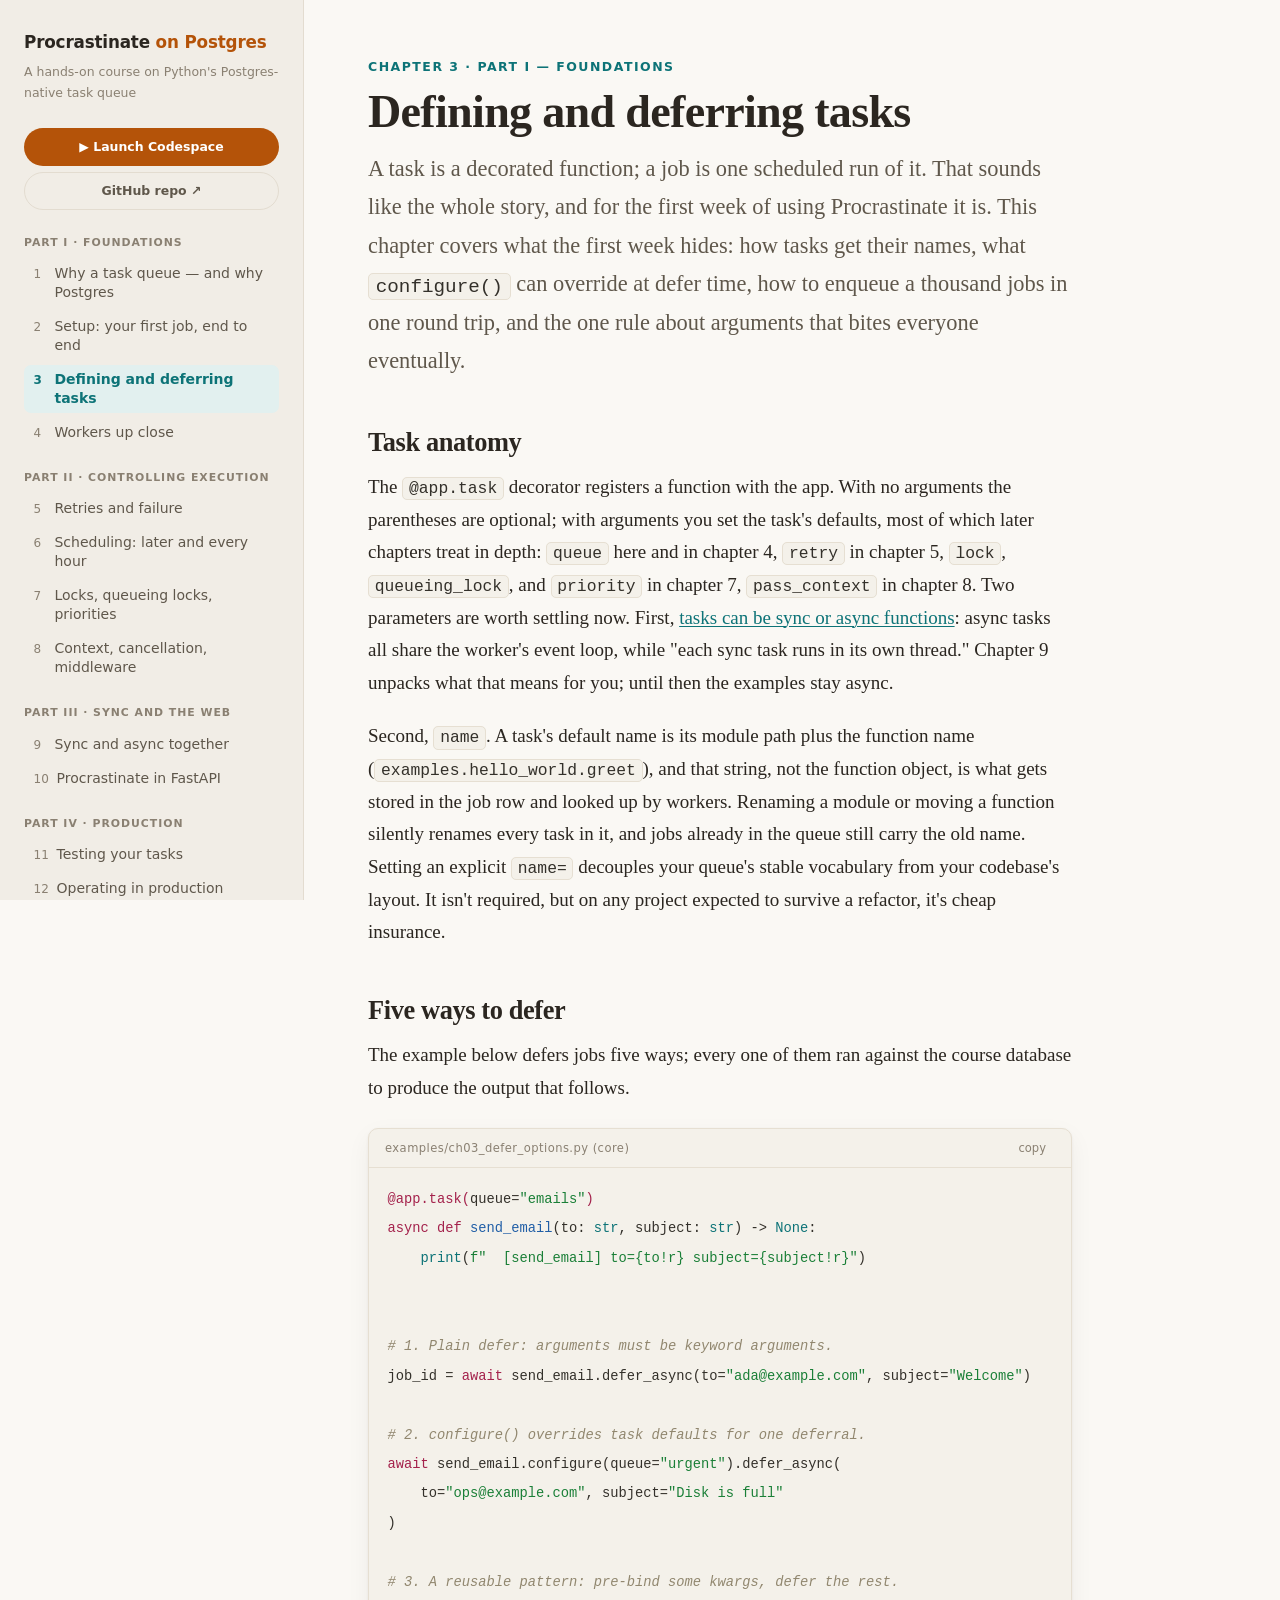
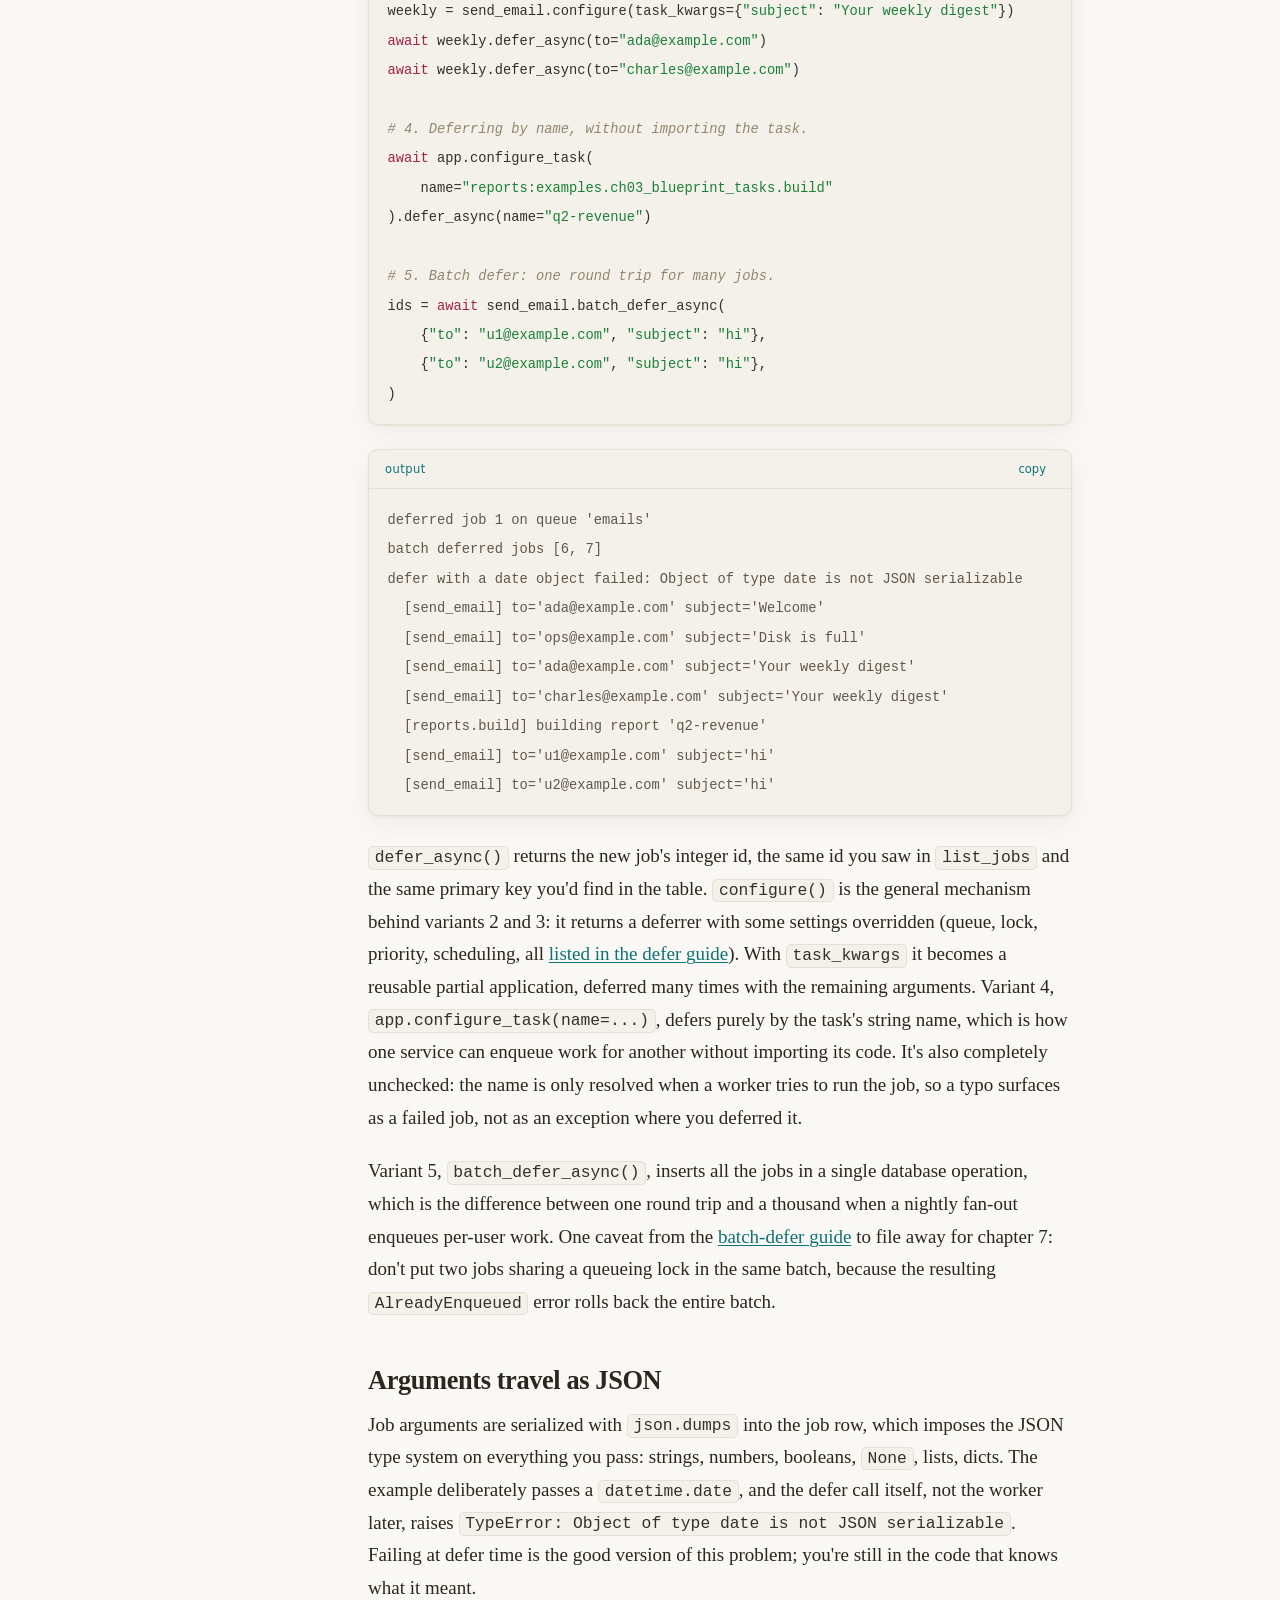
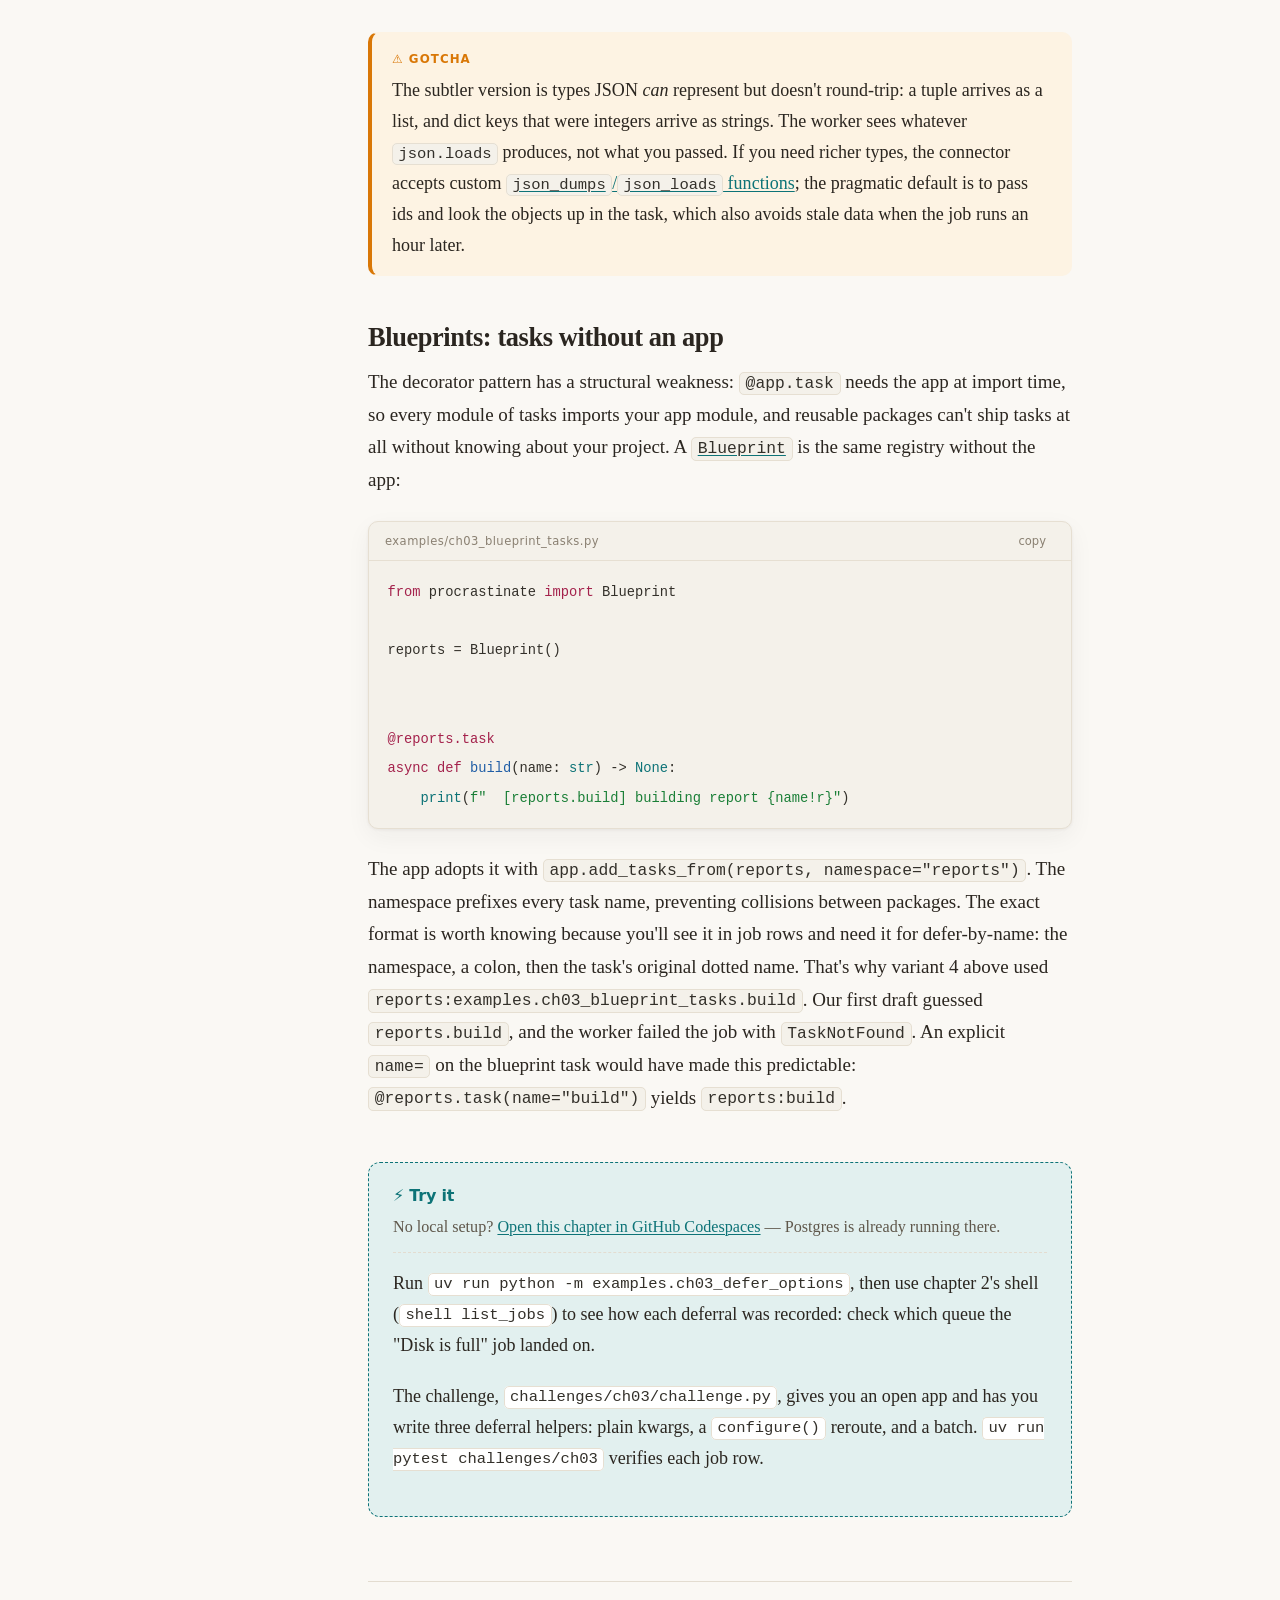
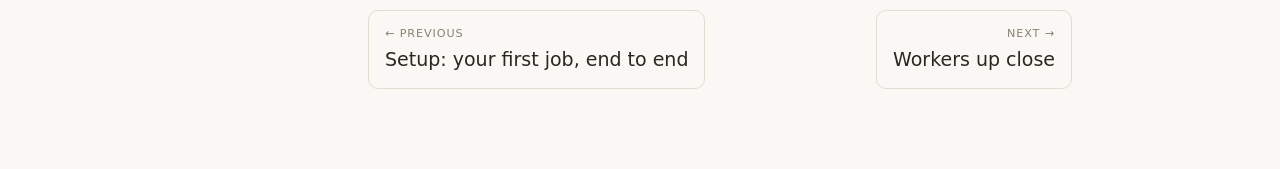
<file: book/chapters/ch03.html>
<!DOCTYPE html>
<html lang="en">
<head>
<meta charset="utf-8">
<meta name="viewport" content="width=device-width, initial-scale=1">
<title>Ch 3 · Defining and deferring tasks — Procrastinate: Task Queues on Postgres</title>
<meta name="description" content="Task anatomy, configure(), batch deferring, JSON argument limits, and blueprints for larger codebases. Chapter 3 of Procrastinate: Task Queues on Postgres, Part I · Foundations.">
<meta name="keywords" content="procrastinate, python task queue, postgresql task queue, background jobs, celery alternative, distributed task processing, LISTEN NOTIFY, fastapi background tasks, aws ecs workers">
<meta name="author" content="Adam Smith">
<meta name="robots" content="index, follow">
<link rel="canonical" href="https://adamontherun.github.io/procrastinate-course/chapters/ch03.html">

<meta property="og:type" content="article">
<meta property="og:site_name" content="Procrastinate: Task Queues on Postgres">
<meta property="og:title" content="Ch 3 · Defining and deferring tasks — Procrastinate: Task Queues on Postgres">
<meta property="og:description" content="Task anatomy, configure(), batch deferring, JSON argument limits, and blueprints for larger codebases. Chapter 3 of Procrastinate: Task Queues on Postgres, Part I · Foundations.">
<meta property="og:url" content="https://adamontherun.github.io/procrastinate-course/chapters/ch03.html">
<meta property="og:image" content="https://adamontherun.github.io/procrastinate-course/assets/screenshots/homepage.png">
<meta property="og:image:width" content="1200">
<meta property="og:image:height" content="862">

<meta name="twitter:card" content="summary_large_image">
<meta name="twitter:title" content="Ch 3 · Defining and deferring tasks — Procrastinate: Task Queues on Postgres">
<meta name="twitter:description" content="Task anatomy, configure(), batch deferring, JSON argument limits, and blueprints for larger codebases. Chapter 3 of Procrastinate: Task Queues on Postgres, Part I · Foundations.">
<meta name="twitter:image" content="https://adamontherun.github.io/procrastinate-course/assets/screenshots/homepage.png">
<meta name="theme-color" content="#b45309">
<script>document.documentElement.dataset.theme=localStorage.getItem("book-theme")||(matchMedia("(prefers-color-scheme: dark)").matches?"dark":"light");</script>
<link rel="stylesheet" href="../assets/style.css">
<script type="application/ld+json">
{
  "@context": "https://schema.org",
  "@type": "Chapter",
  "position": 3,
  "name": "Defining and deferring tasks",
  "description": "Task anatomy, configure(), batch deferring, JSON argument limits, and blueprints for larger codebases.",
  "url": "https://adamontherun.github.io/procrastinate-course/chapters/ch03.html",
  "image": "https://adamontherun.github.io/procrastinate-course/assets/screenshots/homepage.png",
  "inLanguage": "en",
  "isPartOf": {"@type": "Course", "name": "Procrastinate: Task Queues on Postgres", "url": "https://adamontherun.github.io/procrastinate-course/"},
  "previousItem": "https://adamontherun.github.io/procrastinate-course/chapters/ch02.html",
  "nextItem": "https://adamontherun.github.io/procrastinate-course/chapters/ch04.html"
}
</script>
</head>
<body>
<div class="book">

  <aside class="sidebar">
    <a class="brand" href="../index.html">Procrastinate <span class="accent">on Postgres</span></a>
    <p class="tagline">A hands-on course on Python's Postgres-native task queue</p>

    <div class="sidebar-links">
      <a class="codespace-link" href="https://codespaces.new/adamontherun/procrastinate-course" target="_blank" rel="noopener">&#9654; Launch Codespace</a>
      <a class="repo-link" href="https://github.com/adamontherun/procrastinate-course" target="_blank" rel="noopener">GitHub repo &#8599;</a>
    </div>

    <nav aria-label="Chapters">
      <p class="part-label">Part I · Foundations</p>
      <ol>
        <li><a href="ch01.html"><span class="ch-num">1</span>Why a task queue — and why Postgres</a></li>
        <li><a href="ch02.html"><span class="ch-num">2</span>Setup: your first job, end to end</a></li>
        <li><a href="ch03.html" class="current"><span class="ch-num">3</span>Defining and deferring tasks</a></li>
        <li><a href="ch04.html"><span class="ch-num">4</span>Workers up close</a></li>
      </ol>
      <p class="part-label">Part II · Controlling execution</p>
      <ol>
        <li><a href="ch05.html"><span class="ch-num">5</span>Retries and failure</a></li>
        <li><a href="ch06.html"><span class="ch-num">6</span>Scheduling: later and every hour</a></li>
        <li><a href="ch07.html"><span class="ch-num">7</span>Locks, queueing locks, priorities</a></li>
        <li><a href="ch08.html"><span class="ch-num">8</span>Context, cancellation, middleware</a></li>
      </ol>
      <p class="part-label">Part III · Sync and the web</p>
      <ol>
        <li><a href="ch09.html"><span class="ch-num">9</span>Sync and async together</a></li>
        <li><a href="ch10.html"><span class="ch-num">10</span>Procrastinate in FastAPI</a></li>
      </ol>
      <p class="part-label">Part IV · Production</p>
      <ol>
        <li><a href="ch11.html"><span class="ch-num">11</span>Testing your tasks</a></li>
        <li><a href="ch12.html"><span class="ch-num">12</span>Operating in production</a></li>
        <li><a href="ch13.html"><span class="ch-num">13</span>Deploying workers on AWS ECS</a></li>
      </ol>
    </nav>
    <button class="theme-toggle" type="button">☾ Dark mode</button>
  </aside>

  <button class="menu-btn" type="button" aria-label="Toggle chapter list">☰ Chapters</button>

  <main>
    <article>
      <p class="kicker">Chapter 3 · Part I — Foundations</p>
      <h1>Defining and deferring tasks</h1>
      <p class="lede">
        A task is a decorated function; a job is one scheduled run of it. That
        sounds like the whole story, and for the first week of using
        Procrastinate it is. This chapter covers what the first week hides: how
        tasks get their names, what <code>configure()</code> can override at
        defer time, how to enqueue a thousand jobs in one round trip, and the
        one rule about arguments that bites everyone eventually.
      </p>

      <h2>Task anatomy</h2>
      <p>
        The <code>@app.task</code> decorator registers a function with the app.
        With no arguments the parentheses are optional; with arguments you set
        the task's defaults, most of which later chapters treat in depth:
        <code>queue</code> here and in chapter 4, <code>retry</code> in
        chapter 5, <code>lock</code>, <code>queueing_lock</code>, and
        <code>priority</code> in chapter 7, <code>pass_context</code> in
        chapter 8. Two parameters are worth settling now. First,
        <a href="https://procrastinate.readthedocs.io/en/stable/howto/basics/tasks.html" target="_blank" rel="noopener">tasks can be sync or async functions</a>:
        async tasks all share the worker's event loop, while "each sync task runs
        in its own thread." Chapter 9 unpacks what that means for you; until
        then the examples stay async.
      </p>
      <p>
        Second, <code>name</code>. A task's default name is its module path plus
        the function name (<code>examples.hello_world.greet</code>), and that
        string, not the function object, is what gets stored in the job row and
        looked up by workers. Renaming a module or moving a function silently
        renames every task in it, and jobs already in the queue still carry the
        old name. Setting an explicit <code>name=</code> decouples your queue's
        stable vocabulary from your codebase's layout. It isn't required, but on
        any project expected to survive a refactor, it's cheap insurance.
      </p>

      <h2>Five ways to defer</h2>
      <p>
        The example below defers jobs five ways; every one of them ran against
        the course database to produce the output that follows.
      </p>

      <figure class="codeblock">
        <figcaption class="code-label">examples/ch03_defer_options.py (core)</figcaption>
        <pre><code class="language-python">@app.task(queue="emails")
async def send_email(to: str, subject: str) -> None:
    print(f"  [send_email] to={to!r} subject={subject!r}")


# 1. Plain defer: arguments must be keyword arguments.
job_id = await send_email.defer_async(to="ada@example.com", subject="Welcome")

# 2. configure() overrides task defaults for one deferral.
await send_email.configure(queue="urgent").defer_async(
    to="ops@example.com", subject="Disk is full"
)

# 3. A reusable pattern: pre-bind some kwargs, defer the rest.
weekly = send_email.configure(task_kwargs={"subject": "Your weekly digest"})
await weekly.defer_async(to="ada@example.com")
await weekly.defer_async(to="charles@example.com")

# 4. Deferring by name, without importing the task.
await app.configure_task(
    name="reports:examples.ch03_blueprint_tasks.build"
).defer_async(name="q2-revenue")

# 5. Batch defer: one round trip for many jobs.
ids = await send_email.batch_defer_async(
    {"to": "u1@example.com", "subject": "hi"},
    {"to": "u2@example.com", "subject": "hi"},
)</code></pre>
      </figure>

      <figure class="codeblock sql-echo">
        <figcaption class="code-label">output</figcaption>
        <pre><code class="language-text">deferred job 1 on queue 'emails'
batch deferred jobs [6, 7]
defer with a date object failed: Object of type date is not JSON serializable
  [send_email] to='ada@example.com' subject='Welcome'
  [send_email] to='ops@example.com' subject='Disk is full'
  [send_email] to='ada@example.com' subject='Your weekly digest'
  [send_email] to='charles@example.com' subject='Your weekly digest'
  [reports.build] building report 'q2-revenue'
  [send_email] to='u1@example.com' subject='hi'
  [send_email] to='u2@example.com' subject='hi'</code></pre>
      </figure>

      <p>
        <code>defer_async()</code> returns the new job's integer id, the same id
        you saw in <code>list_jobs</code> and the same primary key you'd find in
        the table. <code>configure()</code> is the general mechanism behind
        variants 2 and 3: it returns a deferrer with some settings overridden
        (queue, lock, priority, scheduling, all
        <a href="https://procrastinate.readthedocs.io/en/stable/howto/basics/defer.html" target="_blank" rel="noopener">listed in the defer guide</a>).
        With <code>task_kwargs</code> it becomes a reusable partial
        application, deferred many times with the remaining arguments.
        Variant 4, <code>app.configure_task(name=...)</code>, defers purely by
        the task's string name, which is how one service can enqueue work for
        another without importing its code. It's also completely unchecked: the
        name is only resolved when a worker tries to run the job, so a typo
        surfaces as a failed job, not as an exception where you deferred it.
      </p>
      <p>
        Variant 5, <code>batch_defer_async()</code>, inserts all the jobs in a
        single database operation, which is the difference between one round trip
        and a thousand when a nightly fan-out enqueues per-user work. One caveat
        from the
        <a href="https://procrastinate.readthedocs.io/en/stable/howto/basics/batch_defer.html" target="_blank" rel="noopener">batch-defer guide</a>
        to file away for chapter 7: don't put two jobs sharing a queueing lock in
        the same batch, because the resulting <code>AlreadyEnqueued</code> error
        rolls back the entire batch.
      </p>

      <h2>Arguments travel as JSON</h2>
      <p>
        Job arguments are serialized with <code>json.dumps</code> into the job
        row, which imposes the JSON type system on everything you pass:
        strings, numbers, booleans, <code>None</code>, lists, dicts. The example
        deliberately passes a <code>datetime.date</code>, and the defer call
        itself, not the worker later, raises
        <code>TypeError: Object of type date is not JSON serializable</code>.
        Failing at defer time is the good version of this problem; you're still
        in the code that knows what it meant.
      </p>
      <aside class="callout gotcha">
        <span class="callout-title">⚠ Gotcha</span>
        <p>
          The subtler version is types JSON <em>can</em> represent but doesn't
          round-trip: a tuple arrives as a list, and dict keys that were integers
          arrive as strings. The worker sees whatever <code>json.loads</code>
          produces, not what you passed. If you need richer types, the connector
          accepts custom
          <a href="https://procrastinate.readthedocs.io/en/stable/howto/advanced/custom_json_encoder_decoder.html" target="_blank" rel="noopener"><code>json_dumps</code>/<code>json_loads</code> functions</a>;
          the pragmatic default is to pass ids and look the objects up in the
          task, which also avoids stale data when the job runs an hour later.
        </p>
      </aside>

      <h2>Blueprints: tasks without an app</h2>
      <p>
        The decorator pattern has a structural weakness: <code>@app.task</code>
        needs the app at import time, so every module of tasks imports your app
        module, and reusable packages can't ship tasks at all without knowing
        about your project. A
        <a href="https://procrastinate.readthedocs.io/en/stable/howto/advanced/blueprints.html" target="_blank" rel="noopener"><code>Blueprint</code></a>
        is the same registry without the app:
      </p>

      <figure class="codeblock">
        <figcaption class="code-label">examples/ch03_blueprint_tasks.py</figcaption>
        <pre><code class="language-python">from procrastinate import Blueprint

reports = Blueprint()


@reports.task
async def build(name: str) -> None:
    print(f"  [reports.build] building report {name!r}")</code></pre>
      </figure>

      <p>
        The app adopts it with
        <code>app.add_tasks_from(reports, namespace="reports")</code>. The
        namespace prefixes every task name, preventing collisions between
        packages. The exact format is worth knowing because you'll see it in
        job rows and need it for defer-by-name: the namespace, a colon, then the
        task's original dotted name. That's why variant 4 above used
        <code>reports:examples.ch03_blueprint_tasks.build</code>. Our first
        draft guessed <code>reports.build</code>, and the worker failed the job
        with <code>TaskNotFound</code>. An explicit <code>name=</code> on the
        blueprint task would have made this predictable:
        <code>@reports.task(name="build")</code> yields
        <code>reports:build</code>.
      </p>

      <div class="tryit">
        <h3>⚡ Try it</h3>
        <p class="tryit-env">
          No local setup? <a href="https://codespaces.new/adamontherun/procrastinate-course" target="_blank" rel="noopener">Open this chapter in GitHub Codespaces</a> — Postgres is already running there.
        </p>
        <p>
          Run <code>uv run python -m examples.ch03_defer_options</code>, then use
          chapter 2's shell (<code>shell list_jobs</code>) to see how each
          deferral was recorded: check which queue the "Disk is full" job
          landed on.
        </p>
        <p>
          The challenge, <code>challenges/ch03/challenge.py</code>, gives you an
          open app and has you write three deferral helpers: plain kwargs, a
          <code>configure()</code> reroute, and a batch.
          <code>uv run pytest challenges/ch03</code> verifies each job row.
        </p>
      </div>

      <nav class="chapter-nav">
        <a href="ch02.html"><span class="dir">← Previous</span>Setup: your first job, end to end</a>
        <a class="next" href="ch04.html"><span class="dir">Next →</span>Workers up close</a>
      </nav>
    </article>
  </main>
</div>
<script src="../assets/vendor/highlight.min.js"></script>
<script src="../assets/book.js"></script>
</body>
</html>
</file>
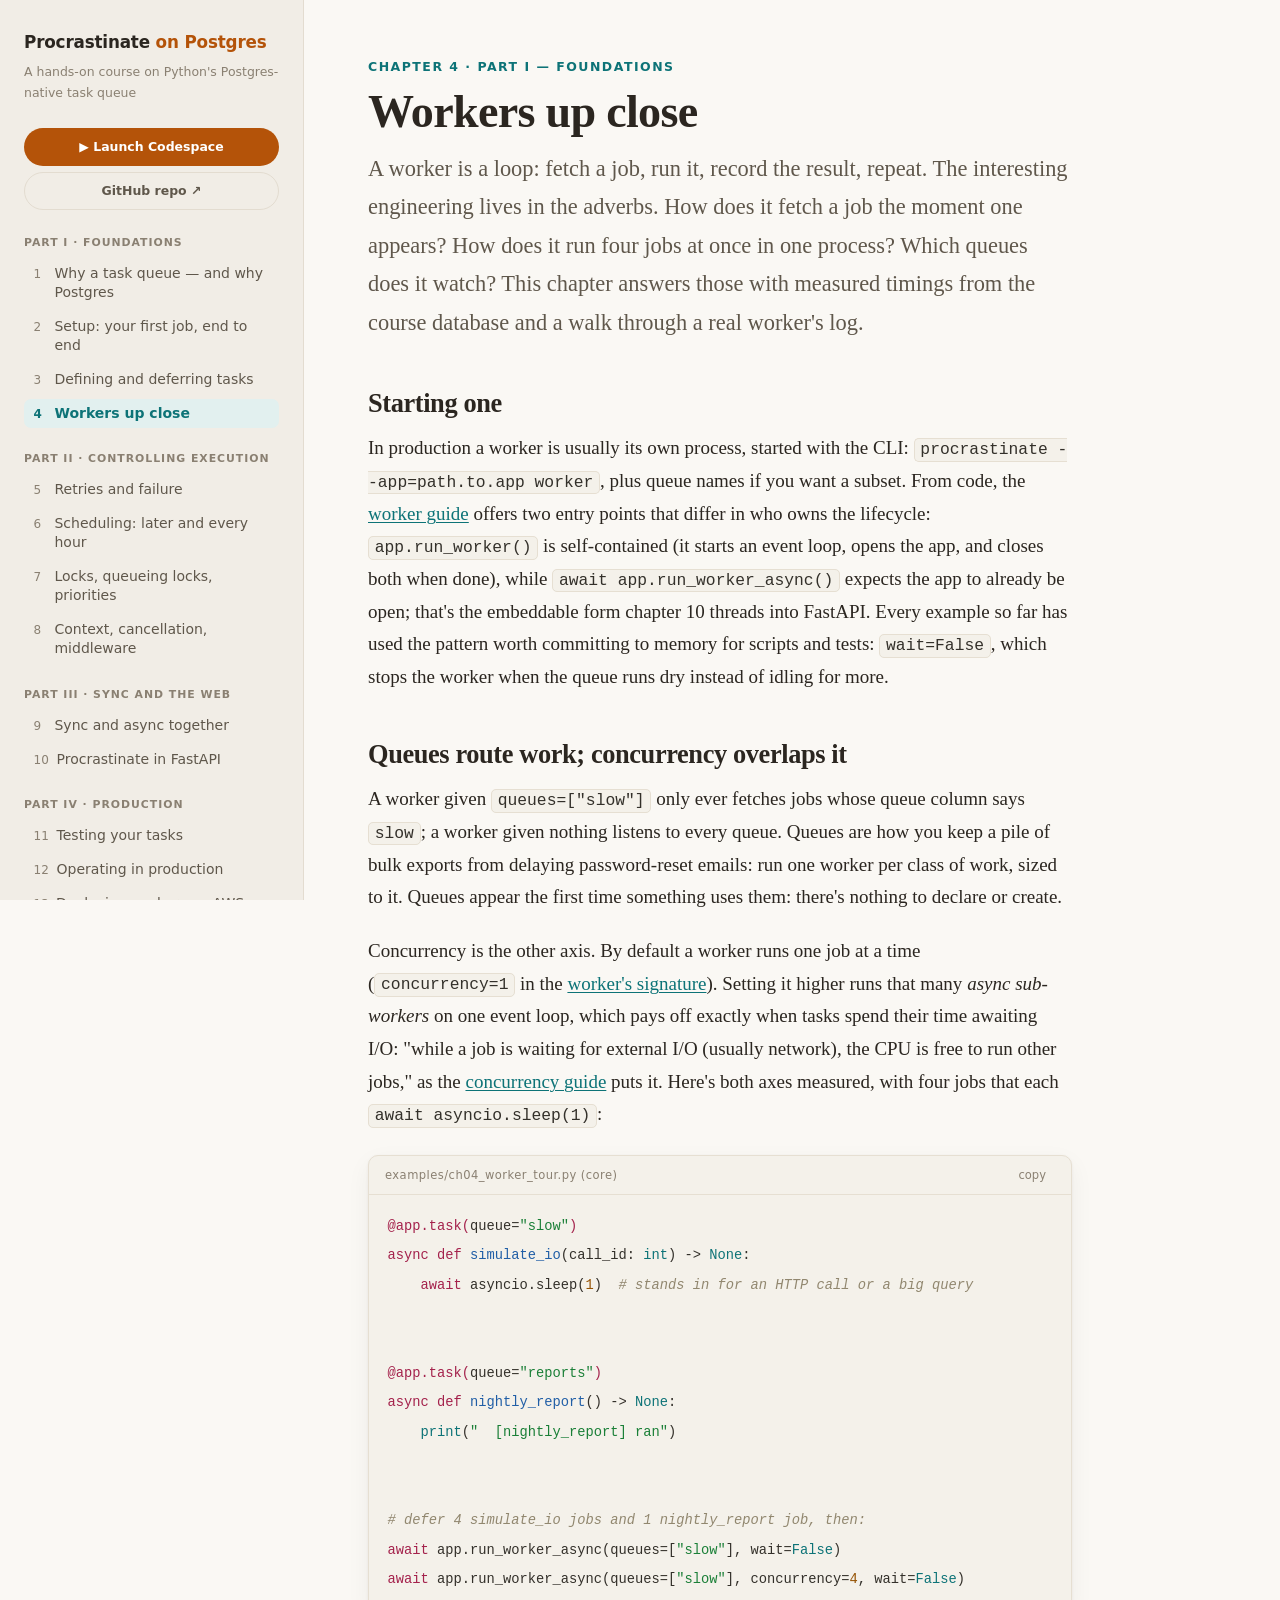
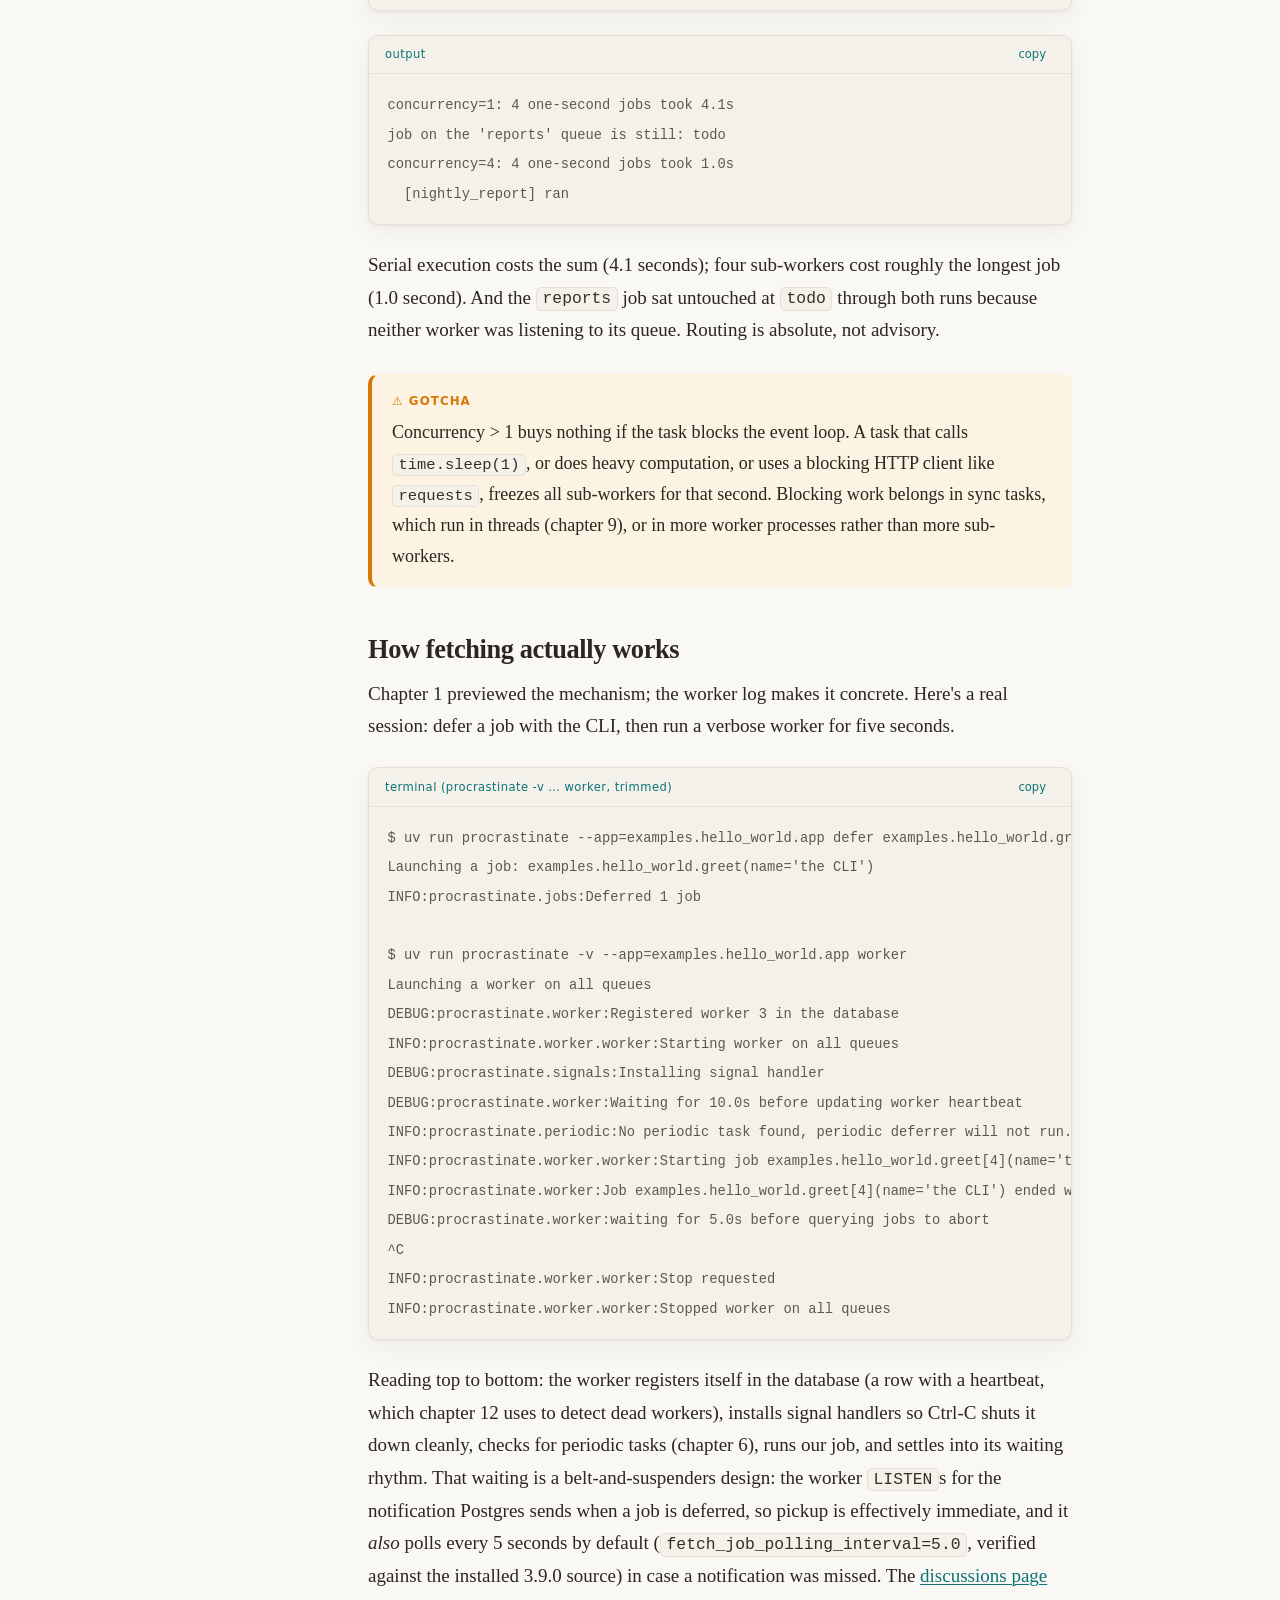
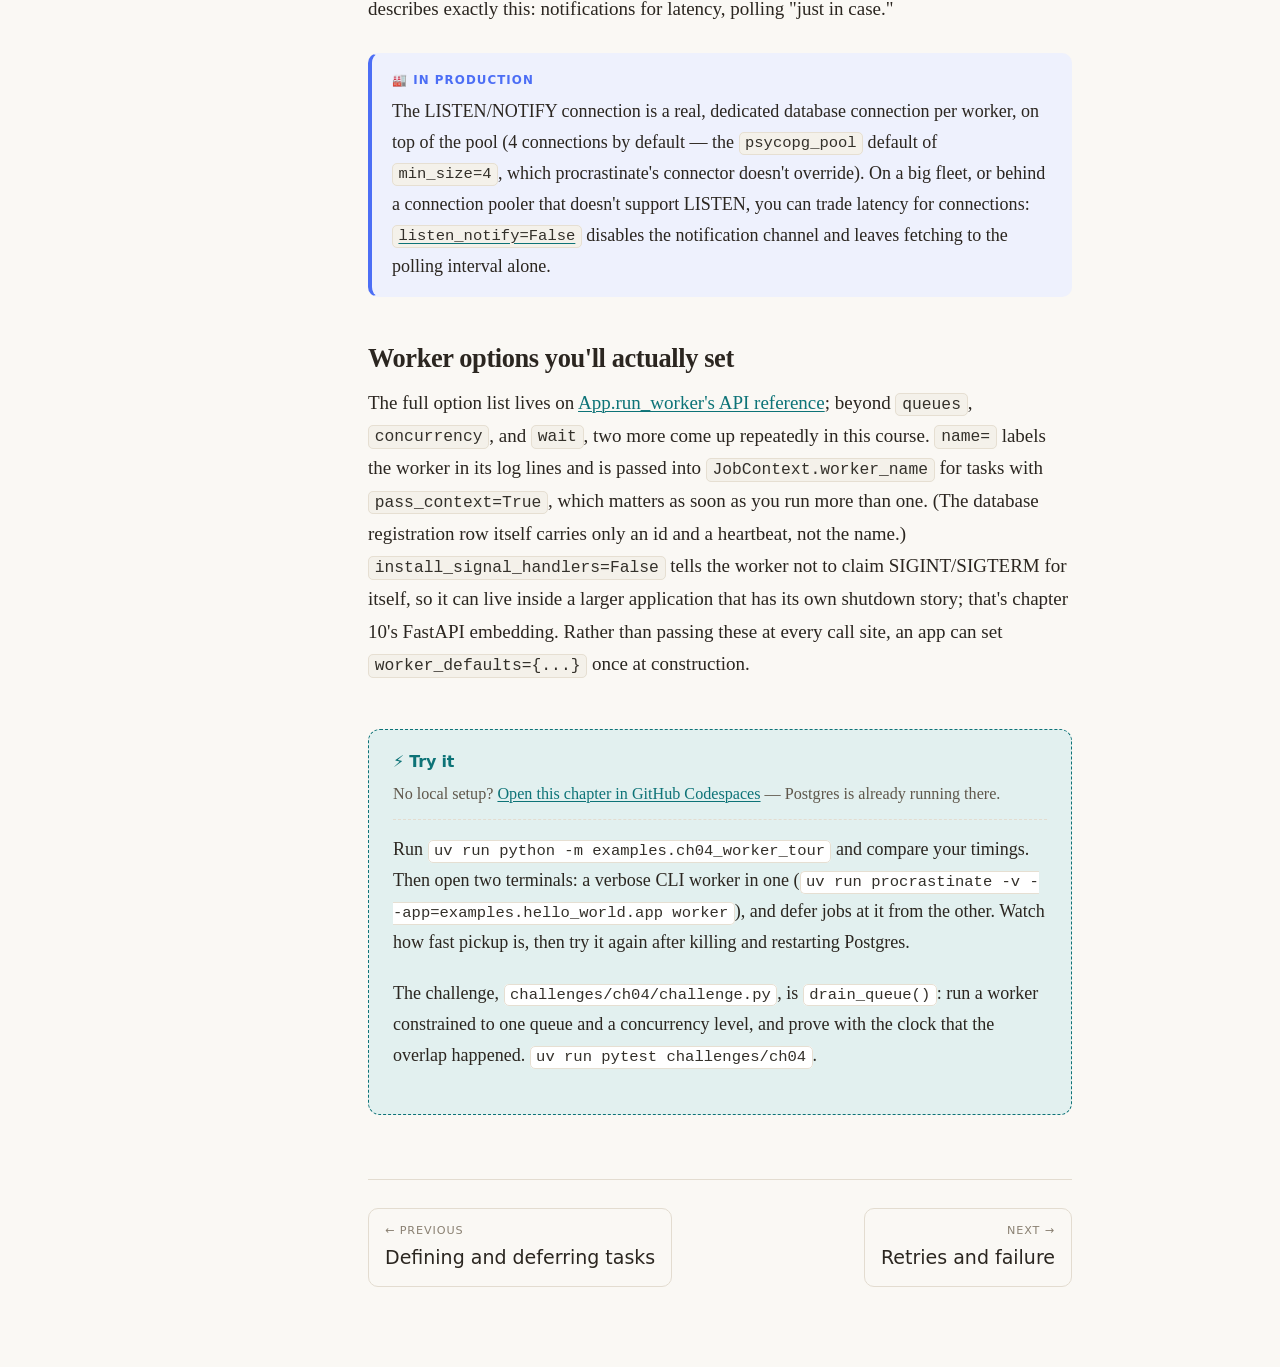
<file: book/chapters/ch04.html>
<!DOCTYPE html>
<html lang="en">
<head>
<meta charset="utf-8">
<meta name="viewport" content="width=device-width, initial-scale=1">
<title>Ch 4 · Workers up close — Procrastinate: Task Queues on Postgres</title>
<meta name="description" content="Queues, concurrency, how jobs are fetched the instant they're deferred — and the polling that backs it up. Chapter 4 of Procrastinate: Task Queues on Postgres, Part I · Foundations.">
<meta name="keywords" content="procrastinate, python task queue, postgresql task queue, background jobs, celery alternative, distributed task processing, LISTEN NOTIFY, fastapi background tasks, aws ecs workers">
<meta name="author" content="Adam Smith">
<meta name="robots" content="index, follow">
<link rel="canonical" href="https://adamontherun.github.io/procrastinate-course/chapters/ch04.html">

<meta property="og:type" content="article">
<meta property="og:site_name" content="Procrastinate: Task Queues on Postgres">
<meta property="og:title" content="Ch 4 · Workers up close — Procrastinate: Task Queues on Postgres">
<meta property="og:description" content="Queues, concurrency, how jobs are fetched the instant they're deferred — and the polling that backs it up. Chapter 4 of Procrastinate: Task Queues on Postgres, Part I · Foundations.">
<meta property="og:url" content="https://adamontherun.github.io/procrastinate-course/chapters/ch04.html">
<meta property="og:image" content="https://adamontherun.github.io/procrastinate-course/assets/screenshots/homepage.png">
<meta property="og:image:width" content="1200">
<meta property="og:image:height" content="862">

<meta name="twitter:card" content="summary_large_image">
<meta name="twitter:title" content="Ch 4 · Workers up close — Procrastinate: Task Queues on Postgres">
<meta name="twitter:description" content="Queues, concurrency, how jobs are fetched the instant they're deferred — and the polling that backs it up. Chapter 4 of Procrastinate: Task Queues on Postgres, Part I · Foundations.">
<meta name="twitter:image" content="https://adamontherun.github.io/procrastinate-course/assets/screenshots/homepage.png">
<meta name="theme-color" content="#b45309">
<script>document.documentElement.dataset.theme=localStorage.getItem("book-theme")||(matchMedia("(prefers-color-scheme: dark)").matches?"dark":"light");</script>
<link rel="stylesheet" href="../assets/style.css">
<script type="application/ld+json">
{
  "@context": "https://schema.org",
  "@type": "Chapter",
  "position": 4,
  "name": "Workers up close",
  "description": "Queues, concurrency, how jobs are fetched the instant they're deferred — and the polling that backs it up.",
  "url": "https://adamontherun.github.io/procrastinate-course/chapters/ch04.html",
  "image": "https://adamontherun.github.io/procrastinate-course/assets/screenshots/homepage.png",
  "inLanguage": "en",
  "isPartOf": {"@type": "Course", "name": "Procrastinate: Task Queues on Postgres", "url": "https://adamontherun.github.io/procrastinate-course/"},
  "previousItem": "https://adamontherun.github.io/procrastinate-course/chapters/ch03.html",
  "nextItem": "https://adamontherun.github.io/procrastinate-course/chapters/ch05.html"
}
</script>
</head>
<body>
<div class="book">

  <aside class="sidebar">
    <a class="brand" href="../index.html">Procrastinate <span class="accent">on Postgres</span></a>
    <p class="tagline">A hands-on course on Python's Postgres-native task queue</p>

    <div class="sidebar-links">
      <a class="codespace-link" href="https://codespaces.new/adamontherun/procrastinate-course" target="_blank" rel="noopener">&#9654; Launch Codespace</a>
      <a class="repo-link" href="https://github.com/adamontherun/procrastinate-course" target="_blank" rel="noopener">GitHub repo &#8599;</a>
    </div>

    <nav aria-label="Chapters">
      <p class="part-label">Part I · Foundations</p>
      <ol>
        <li><a href="ch01.html"><span class="ch-num">1</span>Why a task queue — and why Postgres</a></li>
        <li><a href="ch02.html"><span class="ch-num">2</span>Setup: your first job, end to end</a></li>
        <li><a href="ch03.html"><span class="ch-num">3</span>Defining and deferring tasks</a></li>
        <li><a href="ch04.html" class="current"><span class="ch-num">4</span>Workers up close</a></li>
      </ol>
      <p class="part-label">Part II · Controlling execution</p>
      <ol>
        <li><a href="ch05.html"><span class="ch-num">5</span>Retries and failure</a></li>
        <li><a href="ch06.html"><span class="ch-num">6</span>Scheduling: later and every hour</a></li>
        <li><a href="ch07.html"><span class="ch-num">7</span>Locks, queueing locks, priorities</a></li>
        <li><a href="ch08.html"><span class="ch-num">8</span>Context, cancellation, middleware</a></li>
      </ol>
      <p class="part-label">Part III · Sync and the web</p>
      <ol>
        <li><a href="ch09.html"><span class="ch-num">9</span>Sync and async together</a></li>
        <li><a href="ch10.html"><span class="ch-num">10</span>Procrastinate in FastAPI</a></li>
      </ol>
      <p class="part-label">Part IV · Production</p>
      <ol>
        <li><a href="ch11.html"><span class="ch-num">11</span>Testing your tasks</a></li>
        <li><a href="ch12.html"><span class="ch-num">12</span>Operating in production</a></li>
        <li><a href="ch13.html"><span class="ch-num">13</span>Deploying workers on AWS ECS</a></li>
      </ol>
    </nav>
    <button class="theme-toggle" type="button">☾ Dark mode</button>
  </aside>

  <button class="menu-btn" type="button" aria-label="Toggle chapter list">☰ Chapters</button>

  <main>
    <article>
      <p class="kicker">Chapter 4 · Part I — Foundations</p>
      <h1>Workers up close</h1>
      <p class="lede">
        A worker is a loop: fetch a job, run it, record the result, repeat. The
        interesting engineering lives in the adverbs. How does it fetch a job the
        moment one appears? How does it run four jobs at once in one process?
        Which queues does it watch? This chapter answers those with measured
        timings from the course database and a walk through a real worker's log.
      </p>

      <h2>Starting one</h2>
      <p>
        In production a worker is usually its own process, started with the CLI:
        <code>procrastinate --app=path.to.app worker</code>, plus queue names if
        you want a subset. From code, the
        <a href="https://procrastinate.readthedocs.io/en/stable/howto/basics/worker.html" target="_blank" rel="noopener">worker guide</a>
        offers two entry points that differ in who owns the lifecycle:
        <code>app.run_worker()</code> is self-contained (it starts an event loop,
        opens the app, and closes both when done), while
        <code>await app.run_worker_async()</code> expects the app to already be
        open; that's the embeddable form chapter 10 threads into FastAPI. Every
        example so far has used the pattern worth committing to memory for
        scripts and tests: <code>wait=False</code>, which stops the worker when
        the queue runs dry instead of idling for more.
      </p>

      <h2>Queues route work; concurrency overlaps it</h2>
      <p>
        A worker given <code>queues=["slow"]</code> only ever fetches jobs whose
        queue column says <code>slow</code>; a worker given nothing listens to
        every queue. Queues are how you keep a pile of bulk exports from delaying
        password-reset emails: run one worker per class of work, sized to it.
        Queues appear the first time something uses them: there's nothing to
        declare or create.
      </p>
      <p>
        Concurrency is the other axis. By default a worker runs one job at a
        time (<code>concurrency=1</code> in the
        <a href="https://github.com/procrastinate-org/procrastinate/blob/main/procrastinate/worker.py" target="_blank" rel="noopener">worker's signature</a>).
        Setting it higher runs that many <em>async sub-workers</em> on one event
        loop, which pays off exactly when tasks spend their time awaiting I/O:
        "while a job is waiting for external I/O (usually network), the CPU is
        free to run other jobs," as the
        <a href="https://procrastinate.readthedocs.io/en/stable/howto/production/concurrency.html" target="_blank" rel="noopener">concurrency guide</a>
        puts it. Here's both axes measured, with four jobs that each
        <code>await asyncio.sleep(1)</code>:
      </p>

      <figure class="codeblock">
        <figcaption class="code-label">examples/ch04_worker_tour.py (core)</figcaption>
        <pre><code class="language-python">@app.task(queue="slow")
async def simulate_io(call_id: int) -> None:
    await asyncio.sleep(1)  # stands in for an HTTP call or a big query


@app.task(queue="reports")
async def nightly_report() -> None:
    print("  [nightly_report] ran")


# defer 4 simulate_io jobs and 1 nightly_report job, then:
await app.run_worker_async(queues=["slow"], wait=False)
await app.run_worker_async(queues=["slow"], concurrency=4, wait=False)</code></pre>
      </figure>

      <figure class="codeblock sql-echo">
        <figcaption class="code-label">output</figcaption>
        <pre><code class="language-text">concurrency=1: 4 one-second jobs took 4.1s
job on the 'reports' queue is still: todo
concurrency=4: 4 one-second jobs took 1.0s
  [nightly_report] ran</code></pre>
      </figure>

      <p>
        Serial execution costs the sum (4.1 seconds); four sub-workers cost
        roughly the longest job (1.0 second). And the <code>reports</code> job
        sat untouched at <code>todo</code> through both runs because neither
        worker was listening to its queue. Routing is absolute, not advisory.
      </p>

      <aside class="callout gotcha">
        <span class="callout-title">⚠ Gotcha</span>
        <p>
          Concurrency &gt; 1 buys nothing if the task blocks the event loop. A
          task that calls <code>time.sleep(1)</code>, or does heavy computation,
          or uses a blocking HTTP client like <code>requests</code>, freezes all
          sub-workers for that second. Blocking work belongs in sync tasks,
          which run in threads (chapter 9), or in more worker processes rather
          than more sub-workers.
        </p>
      </aside>

      <h2>How fetching actually works</h2>
      <p>
        Chapter 1 previewed the mechanism; the worker log makes it concrete.
        Here's a real session: defer a job with the CLI, then run a verbose
        worker for five seconds.
      </p>

      <figure class="codeblock sql-echo">
        <figcaption class="code-label">terminal (procrastinate -v … worker, trimmed)</figcaption>
        <pre><code class="language-text">$ uv run procrastinate --app=examples.hello_world.app defer examples.hello_world.greet '{"name": "the CLI"}'
Launching a job: examples.hello_world.greet(name='the CLI')
INFO:procrastinate.jobs:Deferred 1 job

$ uv run procrastinate -v --app=examples.hello_world.app worker
Launching a worker on all queues
DEBUG:procrastinate.worker:Registered worker 3 in the database
INFO:procrastinate.worker.worker:Starting worker on all queues
DEBUG:procrastinate.signals:Installing signal handler
DEBUG:procrastinate.worker:Waiting for 10.0s before updating worker heartbeat
INFO:procrastinate.periodic:No periodic task found, periodic deferrer will not run.
INFO:procrastinate.worker.worker:Starting job examples.hello_world.greet[4](name='the CLI')
INFO:procrastinate.worker:Job examples.hello_world.greet[4](name='the CLI') ended with status: Success, lasted 0.000 s
DEBUG:procrastinate.worker:waiting for 5.0s before querying jobs to abort
^C
INFO:procrastinate.worker.worker:Stop requested
INFO:procrastinate.worker.worker:Stopped worker on all queues</code></pre>
      </figure>

      <p>
        Reading top to bottom: the worker registers itself in the database (a
        row with a heartbeat, which chapter 12 uses to detect dead workers),
        installs signal handlers so Ctrl-C shuts it down cleanly, checks for
        periodic tasks (chapter 6), runs our job, and settles into its waiting
        rhythm. That waiting is a belt-and-suspenders design: the worker
        <code>LISTEN</code>s for the notification Postgres sends when a job is
        deferred, so pickup is effectively immediate, and it <em>also</em> polls
        every 5 seconds by default (<code>fetch_job_polling_interval=5.0</code>,
        verified against the installed 3.9.0 source) in case a notification
        was missed. The
        <a href="https://procrastinate.readthedocs.io/en/stable/discussions.html" target="_blank" rel="noopener">discussions page</a>
        describes exactly this: notifications for latency, polling "just in case."
      </p>

      <aside class="callout production">
        <span class="callout-title">🏭 In production</span>
        <p>
          The LISTEN/NOTIFY connection is a real, dedicated database connection
          per worker, on top of the pool (4 connections by default — the
          <code>psycopg_pool</code> default of <code>min_size=4</code>, which
          procrastinate's connector doesn't override). On a big fleet, or behind a
          connection pooler that doesn't support LISTEN, you can trade latency
          for connections:
          <a href="https://procrastinate.readthedocs.io/en/stable/howto/production/connections.html" target="_blank" rel="noopener"><code>listen_notify=False</code></a>
          disables the notification channel and leaves fetching to the polling
          interval alone.
        </p>
      </aside>

      <h2>Worker options you'll actually set</h2>
      <p>
        The full option list lives on
        <a href="https://procrastinate.readthedocs.io/en/stable/reference.html#procrastinate.App.run_worker" target="_blank" rel="noopener">App.run_worker's API reference</a>;
        beyond <code>queues</code>, <code>concurrency</code>, and
        <code>wait</code>, two more come up repeatedly in this course.
        <code>name=</code> labels the worker in its log lines and is passed
        into <code>JobContext.worker_name</code> for tasks with
        <code>pass_context=True</code>, which matters as soon as you run more
        than one. (The database registration row itself carries only an id and
        a heartbeat, not the name.)
        <code>install_signal_handlers=False</code> tells the worker not to claim
        SIGINT/SIGTERM for itself, so it can live inside a larger application
        that has its own shutdown story; that's chapter 10's FastAPI embedding.
        Rather than passing these at every call site, an app can set
        <code>worker_defaults={...}</code> once at construction.
      </p>

      <div class="tryit">
        <h3>⚡ Try it</h3>
        <p class="tryit-env">
          No local setup? <a href="https://codespaces.new/adamontherun/procrastinate-course" target="_blank" rel="noopener">Open this chapter in GitHub Codespaces</a> — Postgres is already running there.
        </p>
        <p>
          Run <code>uv run python -m examples.ch04_worker_tour</code> and compare
          your timings. Then open two terminals: a verbose CLI worker in one
          (<code>uv run procrastinate -v --app=examples.hello_world.app worker</code>),
          and defer jobs at it from the other. Watch how fast pickup is, then
          try it again after killing and restarting Postgres.
        </p>
        <p>
          The challenge, <code>challenges/ch04/challenge.py</code>, is
          <code>drain_queue()</code>: run a worker constrained to one queue and a
          concurrency level, and prove with the clock that the overlap happened.
          <code>uv run pytest challenges/ch04</code>.
        </p>
      </div>

      <nav class="chapter-nav">
        <a href="ch03.html"><span class="dir">← Previous</span>Defining and deferring tasks</a>
        <a class="next" href="ch05.html"><span class="dir">Next →</span>Retries and failure</a>
      </nav>
    </article>
  </main>
</div>
<script src="../assets/vendor/highlight.min.js"></script>
<script src="../assets/book.js"></script>
</body>
</html>
</file>
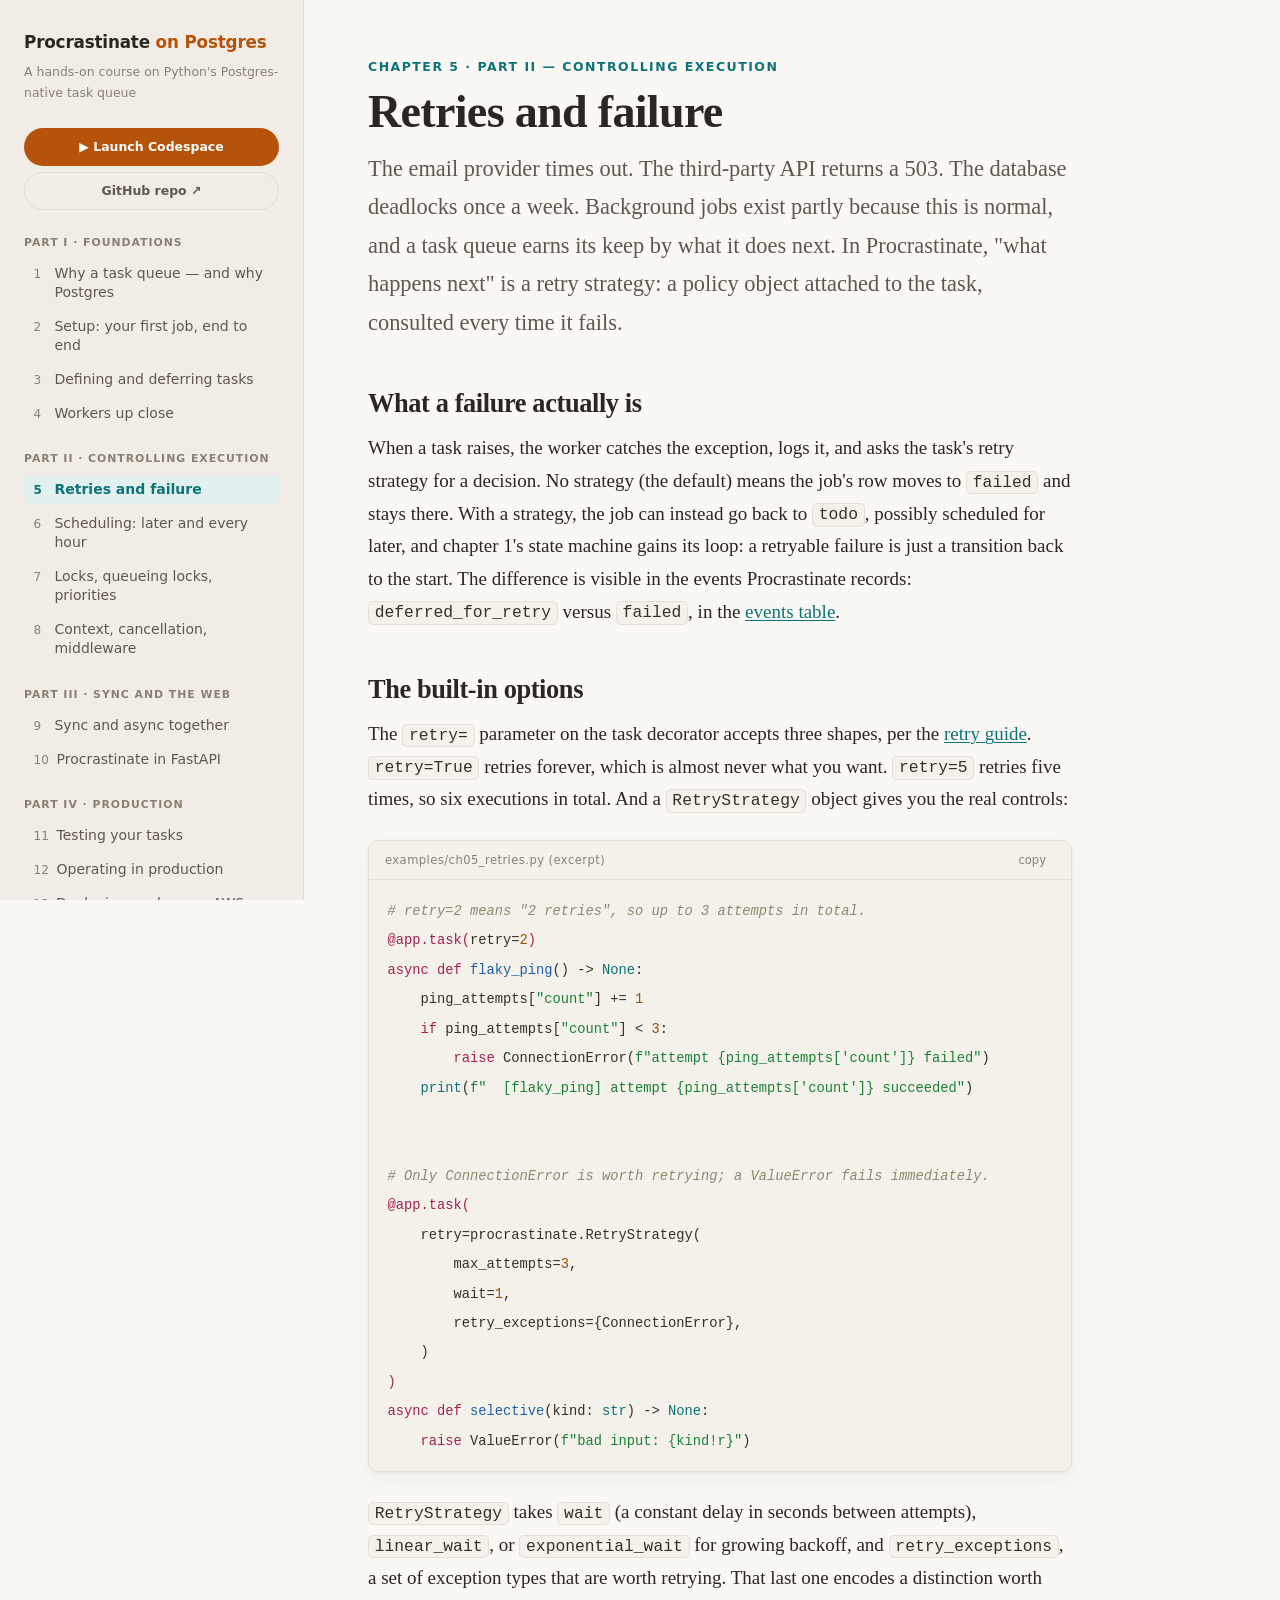
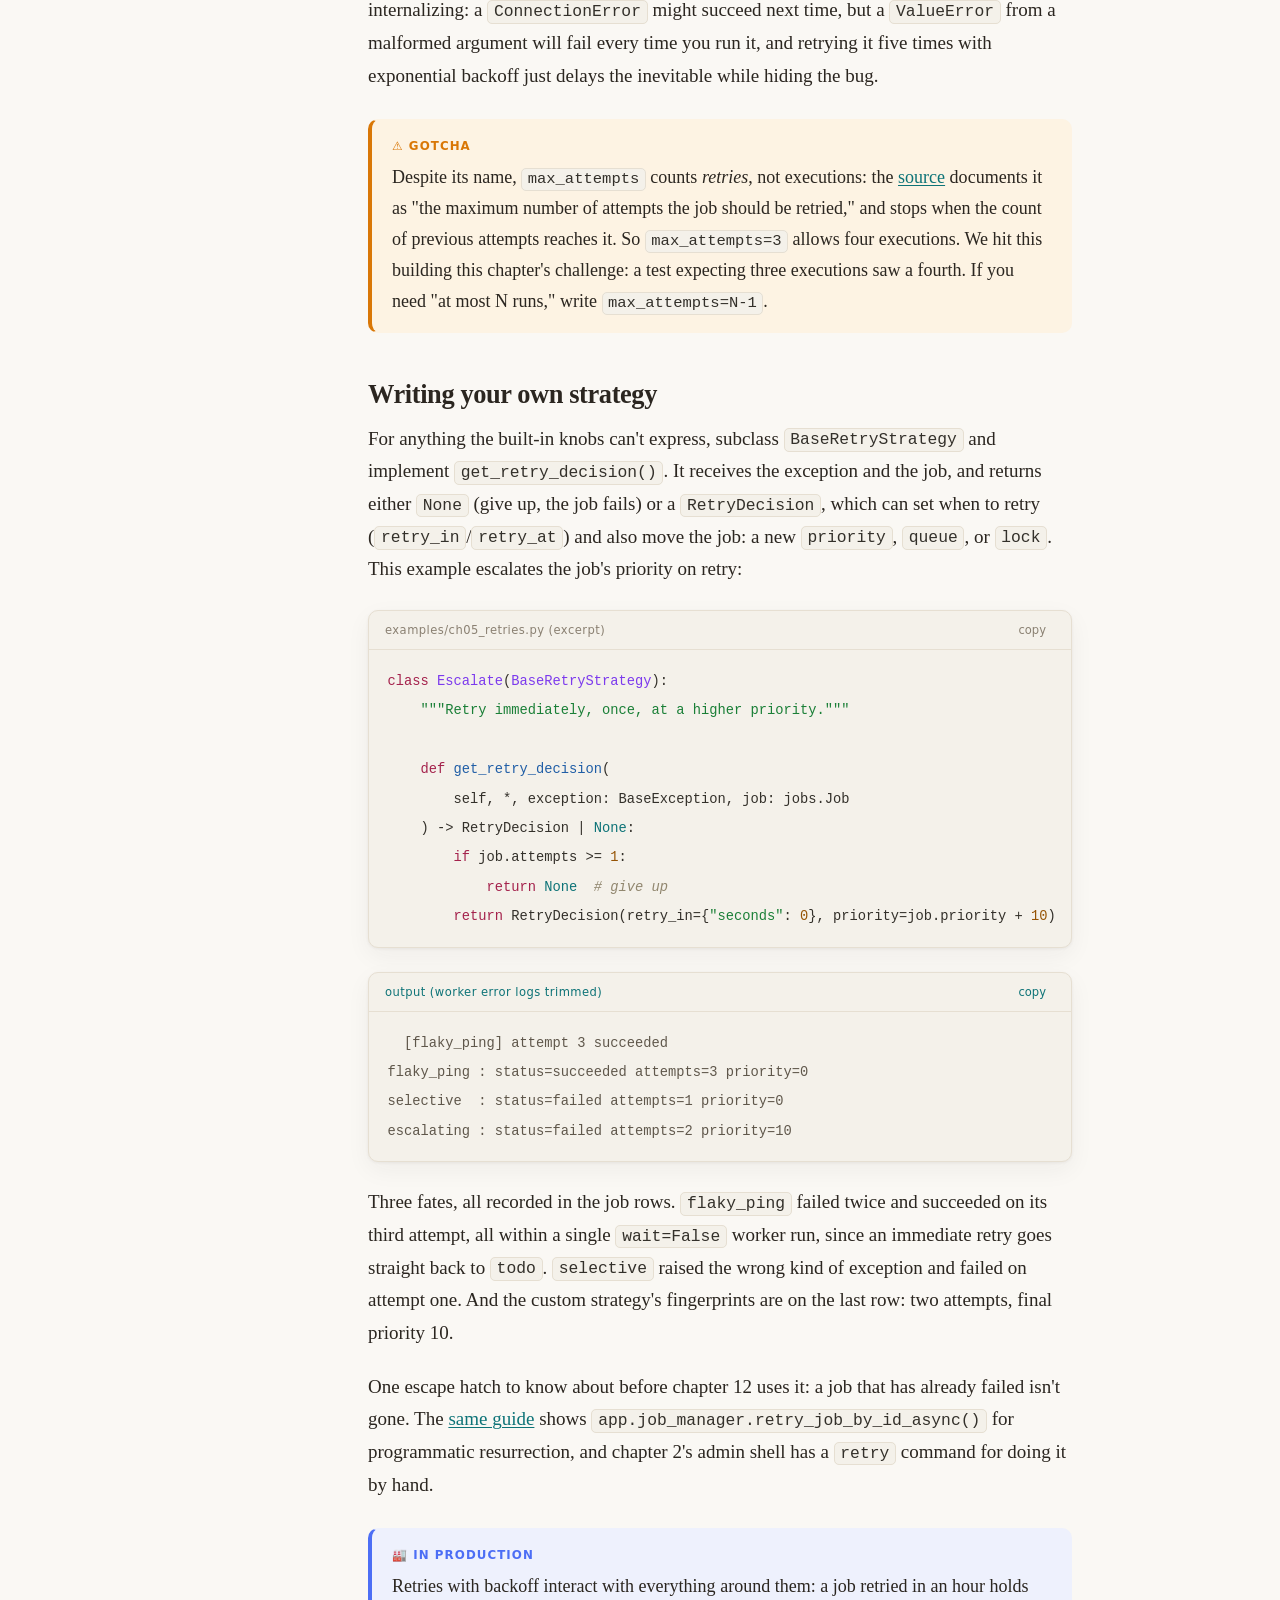
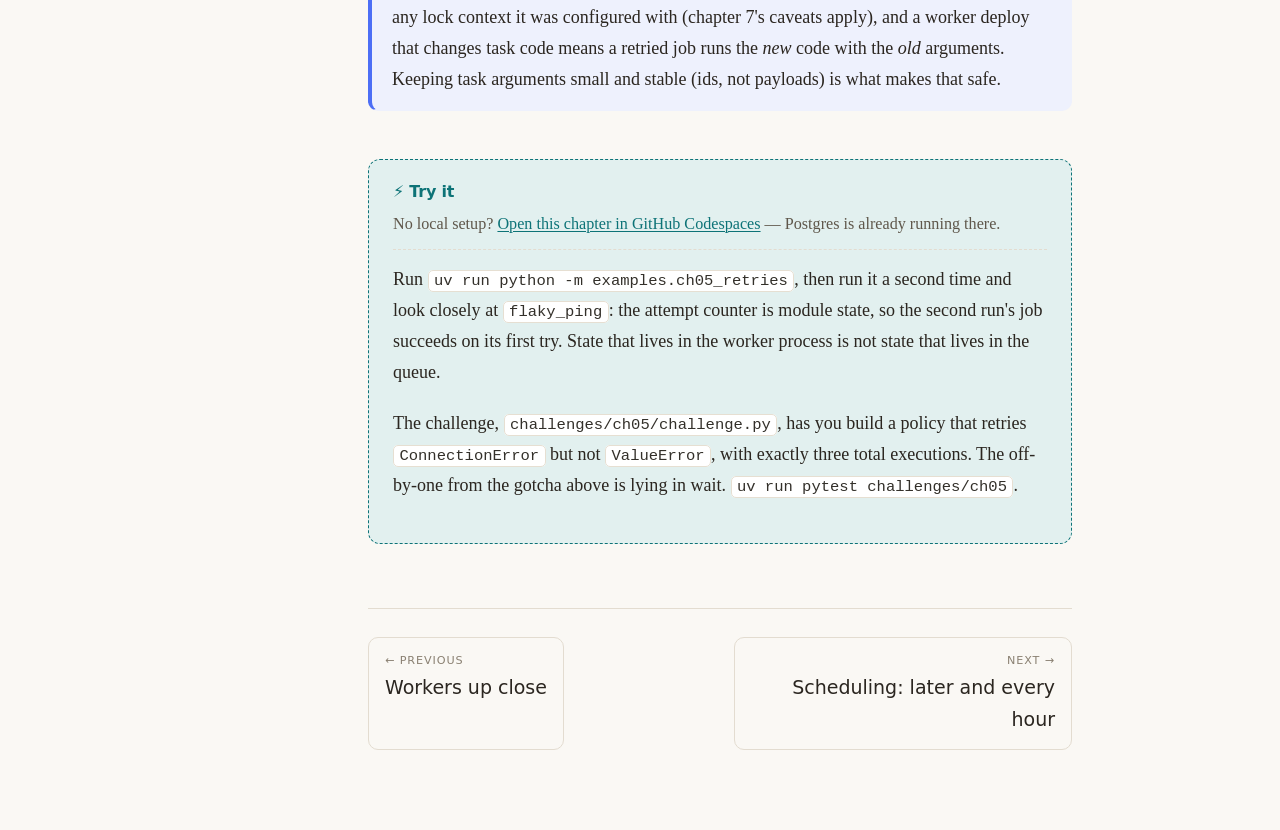
<file: book/chapters/ch05.html>
<!DOCTYPE html>
<html lang="en">
<head>
<meta charset="utf-8">
<meta name="viewport" content="width=device-width, initial-scale=1">
<title>Ch 5 · Retries and failure — Procrastinate: Task Queues on Postgres</title>
<meta name="description" content="The job lifecycle, built-in retry strategies, and writing a custom one that changes queue or priority on retry. Chapter 5 of Procrastinate: Task Queues on Postgres, Part II · Controlling execution.">
<meta name="keywords" content="procrastinate, python task queue, postgresql task queue, background jobs, celery alternative, distributed task processing, LISTEN NOTIFY, fastapi background tasks, aws ecs workers">
<meta name="author" content="Adam Smith">
<meta name="robots" content="index, follow">
<link rel="canonical" href="https://adamontherun.github.io/procrastinate-course/chapters/ch05.html">

<meta property="og:type" content="article">
<meta property="og:site_name" content="Procrastinate: Task Queues on Postgres">
<meta property="og:title" content="Ch 5 · Retries and failure — Procrastinate: Task Queues on Postgres">
<meta property="og:description" content="The job lifecycle, built-in retry strategies, and writing a custom one that changes queue or priority on retry. Chapter 5 of Procrastinate: Task Queues on Postgres, Part II · Controlling execution.">
<meta property="og:url" content="https://adamontherun.github.io/procrastinate-course/chapters/ch05.html">
<meta property="og:image" content="https://adamontherun.github.io/procrastinate-course/assets/screenshots/homepage.png">
<meta property="og:image:width" content="1200">
<meta property="og:image:height" content="862">

<meta name="twitter:card" content="summary_large_image">
<meta name="twitter:title" content="Ch 5 · Retries and failure — Procrastinate: Task Queues on Postgres">
<meta name="twitter:description" content="The job lifecycle, built-in retry strategies, and writing a custom one that changes queue or priority on retry. Chapter 5 of Procrastinate: Task Queues on Postgres, Part II · Controlling execution.">
<meta name="twitter:image" content="https://adamontherun.github.io/procrastinate-course/assets/screenshots/homepage.png">
<meta name="theme-color" content="#b45309">
<script>document.documentElement.dataset.theme=localStorage.getItem("book-theme")||(matchMedia("(prefers-color-scheme: dark)").matches?"dark":"light");</script>
<link rel="stylesheet" href="../assets/style.css">
<script type="application/ld+json">
{
  "@context": "https://schema.org",
  "@type": "Chapter",
  "position": 5,
  "name": "Retries and failure",
  "description": "The job lifecycle, built-in retry strategies, and writing a custom one that changes queue or priority on retry.",
  "url": "https://adamontherun.github.io/procrastinate-course/chapters/ch05.html",
  "image": "https://adamontherun.github.io/procrastinate-course/assets/screenshots/homepage.png",
  "inLanguage": "en",
  "isPartOf": {"@type": "Course", "name": "Procrastinate: Task Queues on Postgres", "url": "https://adamontherun.github.io/procrastinate-course/"},
  "previousItem": "https://adamontherun.github.io/procrastinate-course/chapters/ch04.html",
  "nextItem": "https://adamontherun.github.io/procrastinate-course/chapters/ch06.html"
}
</script>
</head>
<body>
<div class="book">

  <aside class="sidebar">
    <a class="brand" href="../index.html">Procrastinate <span class="accent">on Postgres</span></a>
    <p class="tagline">A hands-on course on Python's Postgres-native task queue</p>

    <div class="sidebar-links">
      <a class="codespace-link" href="https://codespaces.new/adamontherun/procrastinate-course" target="_blank" rel="noopener">&#9654; Launch Codespace</a>
      <a class="repo-link" href="https://github.com/adamontherun/procrastinate-course" target="_blank" rel="noopener">GitHub repo &#8599;</a>
    </div>

    <nav aria-label="Chapters">
      <p class="part-label">Part I · Foundations</p>
      <ol>
        <li><a href="ch01.html"><span class="ch-num">1</span>Why a task queue — and why Postgres</a></li>
        <li><a href="ch02.html"><span class="ch-num">2</span>Setup: your first job, end to end</a></li>
        <li><a href="ch03.html"><span class="ch-num">3</span>Defining and deferring tasks</a></li>
        <li><a href="ch04.html"><span class="ch-num">4</span>Workers up close</a></li>
      </ol>
      <p class="part-label">Part II · Controlling execution</p>
      <ol>
        <li><a href="ch05.html" class="current"><span class="ch-num">5</span>Retries and failure</a></li>
        <li><a href="ch06.html"><span class="ch-num">6</span>Scheduling: later and every hour</a></li>
        <li><a href="ch07.html"><span class="ch-num">7</span>Locks, queueing locks, priorities</a></li>
        <li><a href="ch08.html"><span class="ch-num">8</span>Context, cancellation, middleware</a></li>
      </ol>
      <p class="part-label">Part III · Sync and the web</p>
      <ol>
        <li><a href="ch09.html"><span class="ch-num">9</span>Sync and async together</a></li>
        <li><a href="ch10.html"><span class="ch-num">10</span>Procrastinate in FastAPI</a></li>
      </ol>
      <p class="part-label">Part IV · Production</p>
      <ol>
        <li><a href="ch11.html"><span class="ch-num">11</span>Testing your tasks</a></li>
        <li><a href="ch12.html"><span class="ch-num">12</span>Operating in production</a></li>
        <li><a href="ch13.html"><span class="ch-num">13</span>Deploying workers on AWS ECS</a></li>
      </ol>
    </nav>
    <button class="theme-toggle" type="button">☾ Dark mode</button>
  </aside>

  <button class="menu-btn" type="button" aria-label="Toggle chapter list">☰ Chapters</button>

  <main>
    <article>
      <p class="kicker">Chapter 5 · Part II — Controlling execution</p>
      <h1>Retries and failure</h1>
      <p class="lede">
        The email provider times out. The third-party API returns a 503. The
        database deadlocks once a week. Background jobs exist partly because
        this is normal, and a task queue earns its keep by what it does next.
        In Procrastinate, "what happens next" is a retry strategy: a policy
        object attached to the task, consulted every time it fails.
      </p>

      <h2>What a failure actually is</h2>
      <p>
        When a task raises, the worker catches the exception, logs it, and asks
        the task's retry strategy for a decision. No strategy (the default)
        means the job's row moves to <code>failed</code> and stays there. With a
        strategy, the job can instead go back to <code>todo</code>, possibly
        scheduled for later, and chapter 1's state machine gains its loop: a
        retryable failure is just a transition back to the start. The
        difference is visible in the events Procrastinate records:
        <code>deferred_for_retry</code> versus <code>failed</code>, in the
        <a href="https://procrastinate.readthedocs.io/en/stable/howto/advanced/events.html" target="_blank" rel="noopener">events table</a>.
      </p>

      <h2>The built-in options</h2>
      <p>
        The <code>retry=</code> parameter on the task decorator accepts three
        shapes, per the
        <a href="https://procrastinate.readthedocs.io/en/stable/howto/advanced/retry.html" target="_blank" rel="noopener">retry guide</a>.
        <code>retry=True</code> retries forever, which is almost never what you
        want. <code>retry=5</code> retries five times, so six executions in
        total. And a <code>RetryStrategy</code> object gives you the real
        controls:
      </p>

      <figure class="codeblock">
        <figcaption class="code-label">examples/ch05_retries.py (excerpt)</figcaption>
        <pre><code class="language-python"># retry=2 means "2 retries", so up to 3 attempts in total.
@app.task(retry=2)
async def flaky_ping() -> None:
    ping_attempts["count"] += 1
    if ping_attempts["count"] < 3:
        raise ConnectionError(f"attempt {ping_attempts['count']} failed")
    print(f"  [flaky_ping] attempt {ping_attempts['count']} succeeded")


# Only ConnectionError is worth retrying; a ValueError fails immediately.
@app.task(
    retry=procrastinate.RetryStrategy(
        max_attempts=3,
        wait=1,
        retry_exceptions={ConnectionError},
    )
)
async def selective(kind: str) -> None:
    raise ValueError(f"bad input: {kind!r}")</code></pre>
      </figure>

      <p>
        <code>RetryStrategy</code> takes <code>wait</code> (a constant delay in
        seconds between attempts), <code>linear_wait</code>, or
        <code>exponential_wait</code> for growing backoff, and
        <code>retry_exceptions</code>, a set of exception types that are worth
        retrying. That last one encodes a distinction worth internalizing: a
        <code>ConnectionError</code> might succeed next time, but a
        <code>ValueError</code> from a malformed argument will fail every time
        you run it, and retrying it five times with exponential backoff just
        delays the inevitable while hiding the bug.
      </p>

      <aside class="callout gotcha">
        <span class="callout-title">⚠ Gotcha</span>
        <p>
          Despite its name, <code>max_attempts</code> counts <em>retries</em>,
          not executions: the
          <a href="https://github.com/procrastinate-org/procrastinate/blob/main/procrastinate/retry.py" target="_blank" rel="noopener">source</a>
          documents it as "the maximum number of attempts the job should be
          retried," and stops when the count of previous attempts reaches it.
          So <code>max_attempts=3</code> allows four executions. We hit this
          building this chapter's challenge: a test expecting three executions
          saw a fourth. If you need "at most N runs," write
          <code>max_attempts=N-1</code>.
        </p>
      </aside>

      <h2>Writing your own strategy</h2>
      <p>
        For anything the built-in knobs can't express, subclass
        <code>BaseRetryStrategy</code> and implement
        <code>get_retry_decision()</code>. It receives the exception and the
        job, and returns either <code>None</code> (give up, the job fails) or a
        <code>RetryDecision</code>, which can set when to retry
        (<code>retry_in</code>/<code>retry_at</code>) and also move the job: a
        new <code>priority</code>, <code>queue</code>, or <code>lock</code>.
        This example escalates the job's priority on retry:
      </p>

      <figure class="codeblock">
        <figcaption class="code-label">examples/ch05_retries.py (excerpt)</figcaption>
        <pre><code class="language-python">class Escalate(BaseRetryStrategy):
    """Retry immediately, once, at a higher priority."""

    def get_retry_decision(
        self, *, exception: BaseException, job: jobs.Job
    ) -> RetryDecision | None:
        if job.attempts >= 1:
            return None  # give up
        return RetryDecision(retry_in={"seconds": 0}, priority=job.priority + 10)</code></pre>
      </figure>

      <figure class="codeblock sql-echo">
        <figcaption class="code-label">output (worker error logs trimmed)</figcaption>
        <pre><code class="language-text">  [flaky_ping] attempt 3 succeeded
flaky_ping : status=succeeded attempts=3 priority=0
selective  : status=failed attempts=1 priority=0
escalating : status=failed attempts=2 priority=10</code></pre>
      </figure>

      <p>
        Three fates, all recorded in the job rows. <code>flaky_ping</code>
        failed twice and succeeded on its third attempt, all within a single
        <code>wait=False</code> worker run, since an immediate retry goes
        straight back to <code>todo</code>. <code>selective</code> raised the
        wrong kind of exception and failed on attempt one. And the custom
        strategy's fingerprints are on the last row: two attempts, final
        priority 10.
      </p>

      <p>
        One escape hatch to know about before chapter 12 uses it: a job that
        has already failed isn't gone. The
        <a href="https://procrastinate.readthedocs.io/en/stable/howto/advanced/retry.html" target="_blank" rel="noopener">same guide</a>
        shows <code>app.job_manager.retry_job_by_id_async()</code> for
        programmatic resurrection, and chapter 2's admin shell has a
        <code>retry</code> command for doing it by hand.
      </p>

      <aside class="callout production">
        <span class="callout-title">🏭 In production</span>
        <p>
          Retries with backoff interact with everything around them: a job
          retried in an hour holds any lock context it was configured with
          (chapter 7's caveats apply), and a worker deploy that changes task
          code means a retried job runs the <em>new</em> code with the
          <em>old</em> arguments. Keeping task arguments small and stable
          (ids, not payloads) is what makes that safe.
        </p>
      </aside>

      <div class="tryit">
        <h3>⚡ Try it</h3>
        <p class="tryit-env">
          No local setup? <a href="https://codespaces.new/adamontherun/procrastinate-course" target="_blank" rel="noopener">Open this chapter in GitHub Codespaces</a> — Postgres is already running there.
        </p>
        <p>
          Run <code>uv run python -m examples.ch05_retries</code>, then run it a
          second time and look closely at <code>flaky_ping</code>: the attempt
          counter is module state, so the second run's job succeeds on its
          first try. State that lives in the worker process is not state that
          lives in the queue.
        </p>
        <p>
          The challenge, <code>challenges/ch05/challenge.py</code>, has you
          build a policy that retries <code>ConnectionError</code> but not
          <code>ValueError</code>, with exactly three total executions. The
          off-by-one from the gotcha above is lying in wait.
          <code>uv run pytest challenges/ch05</code>.
        </p>
      </div>

      <nav class="chapter-nav">
        <a href="ch04.html"><span class="dir">← Previous</span>Workers up close</a>
        <a class="next" href="ch06.html"><span class="dir">Next →</span>Scheduling: later and every hour</a>
      </nav>
    </article>
  </main>
</div>
<script src="../assets/vendor/highlight.min.js"></script>
<script src="../assets/book.js"></script>
</body>
</html>
</file>
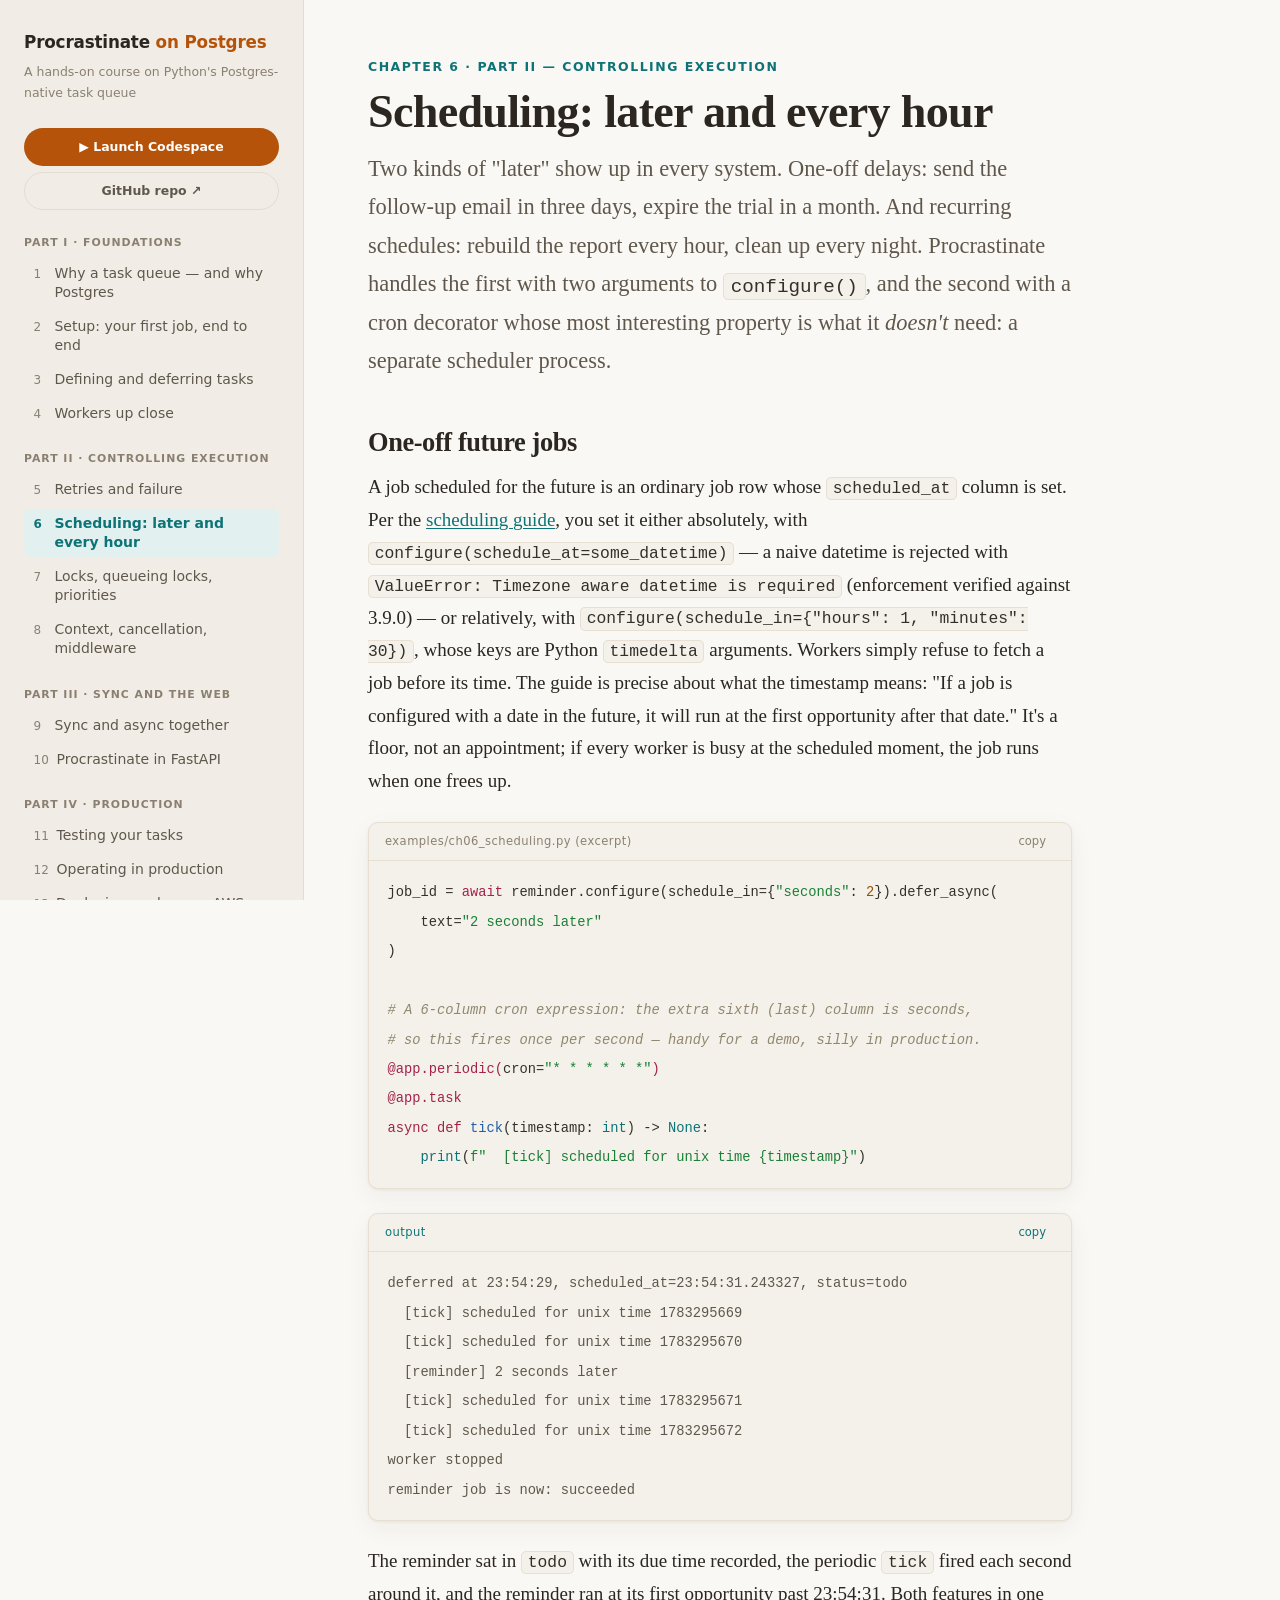
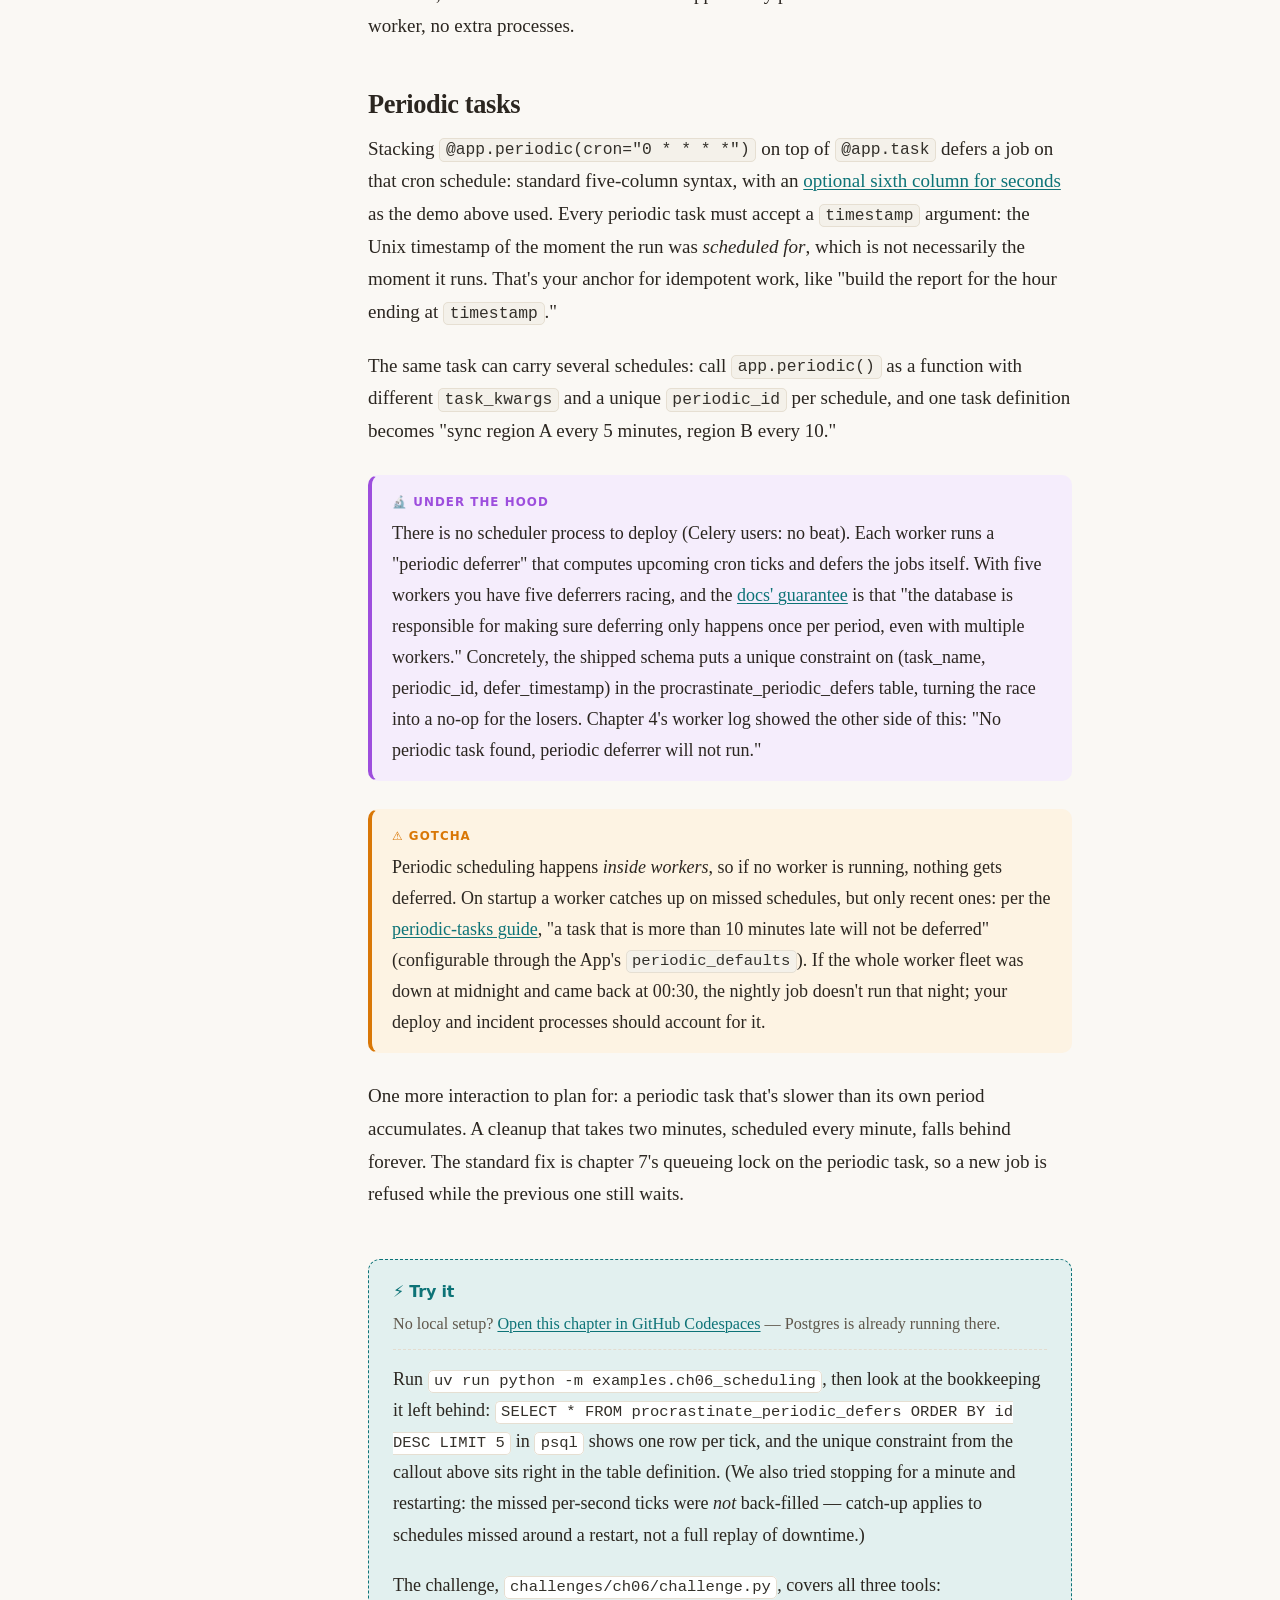
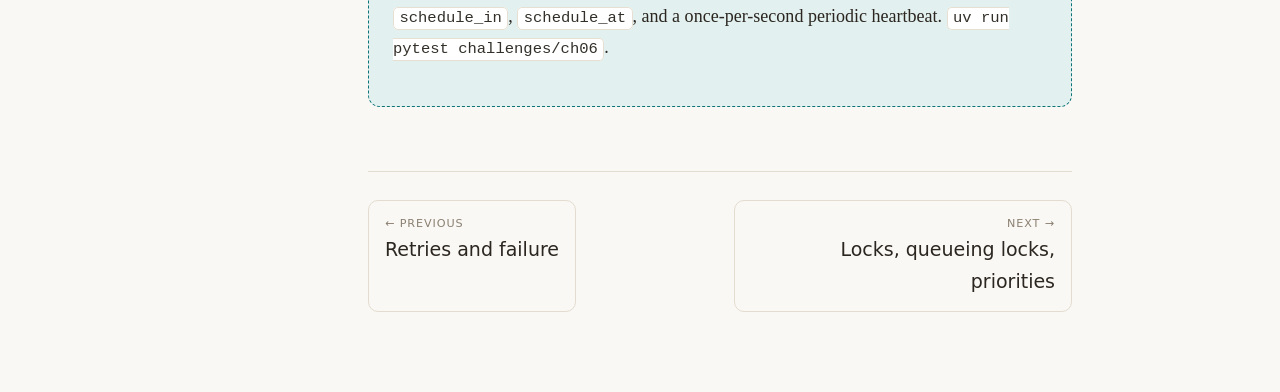
<file: book/chapters/ch06.html>
<!DOCTYPE html>
<html lang="en">
<head>
<meta charset="utf-8">
<meta name="viewport" content="width=device-width, initial-scale=1">
<title>Ch 6 · Scheduling: later and every hour — Procrastinate: Task Queues on Postgres</title>
<meta name="description" content="One-off future jobs with schedule_at and schedule_in, and periodic cron tasks — including who defers them when you run five workers. Chapter 6 of Procrastinate: Task Queues on Postgres, Part II · Controlling execution.">
<meta name="keywords" content="procrastinate, python task queue, postgresql task queue, background jobs, celery alternative, distributed task processing, LISTEN NOTIFY, fastapi background tasks, aws ecs workers">
<meta name="author" content="Adam Smith">
<meta name="robots" content="index, follow">
<link rel="canonical" href="https://adamontherun.github.io/procrastinate-course/chapters/ch06.html">

<meta property="og:type" content="article">
<meta property="og:site_name" content="Procrastinate: Task Queues on Postgres">
<meta property="og:title" content="Ch 6 · Scheduling: later and every hour — Procrastinate: Task Queues on Postgres">
<meta property="og:description" content="One-off future jobs with schedule_at and schedule_in, and periodic cron tasks — including who defers them when you run five workers. Chapter 6 of Procrastinate: Task Queues on Postgres, Part II · Controlling execution.">
<meta property="og:url" content="https://adamontherun.github.io/procrastinate-course/chapters/ch06.html">
<meta property="og:image" content="https://adamontherun.github.io/procrastinate-course/assets/screenshots/homepage.png">
<meta property="og:image:width" content="1200">
<meta property="og:image:height" content="862">

<meta name="twitter:card" content="summary_large_image">
<meta name="twitter:title" content="Ch 6 · Scheduling: later and every hour — Procrastinate: Task Queues on Postgres">
<meta name="twitter:description" content="One-off future jobs with schedule_at and schedule_in, and periodic cron tasks — including who defers them when you run five workers. Chapter 6 of Procrastinate: Task Queues on Postgres, Part II · Controlling execution.">
<meta name="twitter:image" content="https://adamontherun.github.io/procrastinate-course/assets/screenshots/homepage.png">
<meta name="theme-color" content="#b45309">
<script>document.documentElement.dataset.theme=localStorage.getItem("book-theme")||(matchMedia("(prefers-color-scheme: dark)").matches?"dark":"light");</script>
<link rel="stylesheet" href="../assets/style.css">
<script type="application/ld+json">
{
  "@context": "https://schema.org",
  "@type": "Chapter",
  "position": 6,
  "name": "Scheduling: later and every hour",
  "description": "One-off future jobs with schedule_at and schedule_in, and periodic cron tasks — including who defers them when you run five workers.",
  "url": "https://adamontherun.github.io/procrastinate-course/chapters/ch06.html",
  "image": "https://adamontherun.github.io/procrastinate-course/assets/screenshots/homepage.png",
  "inLanguage": "en",
  "isPartOf": {"@type": "Course", "name": "Procrastinate: Task Queues on Postgres", "url": "https://adamontherun.github.io/procrastinate-course/"},
  "previousItem": "https://adamontherun.github.io/procrastinate-course/chapters/ch05.html",
  "nextItem": "https://adamontherun.github.io/procrastinate-course/chapters/ch07.html"
}
</script>
</head>
<body>
<div class="book">

  <aside class="sidebar">
    <a class="brand" href="../index.html">Procrastinate <span class="accent">on Postgres</span></a>
    <p class="tagline">A hands-on course on Python's Postgres-native task queue</p>

    <div class="sidebar-links">
      <a class="codespace-link" href="https://codespaces.new/adamontherun/procrastinate-course" target="_blank" rel="noopener">&#9654; Launch Codespace</a>
      <a class="repo-link" href="https://github.com/adamontherun/procrastinate-course" target="_blank" rel="noopener">GitHub repo &#8599;</a>
    </div>

    <nav aria-label="Chapters">
      <p class="part-label">Part I · Foundations</p>
      <ol>
        <li><a href="ch01.html"><span class="ch-num">1</span>Why a task queue — and why Postgres</a></li>
        <li><a href="ch02.html"><span class="ch-num">2</span>Setup: your first job, end to end</a></li>
        <li><a href="ch03.html"><span class="ch-num">3</span>Defining and deferring tasks</a></li>
        <li><a href="ch04.html"><span class="ch-num">4</span>Workers up close</a></li>
      </ol>
      <p class="part-label">Part II · Controlling execution</p>
      <ol>
        <li><a href="ch05.html"><span class="ch-num">5</span>Retries and failure</a></li>
        <li><a href="ch06.html" class="current"><span class="ch-num">6</span>Scheduling: later and every hour</a></li>
        <li><a href="ch07.html"><span class="ch-num">7</span>Locks, queueing locks, priorities</a></li>
        <li><a href="ch08.html"><span class="ch-num">8</span>Context, cancellation, middleware</a></li>
      </ol>
      <p class="part-label">Part III · Sync and the web</p>
      <ol>
        <li><a href="ch09.html"><span class="ch-num">9</span>Sync and async together</a></li>
        <li><a href="ch10.html"><span class="ch-num">10</span>Procrastinate in FastAPI</a></li>
      </ol>
      <p class="part-label">Part IV · Production</p>
      <ol>
        <li><a href="ch11.html"><span class="ch-num">11</span>Testing your tasks</a></li>
        <li><a href="ch12.html"><span class="ch-num">12</span>Operating in production</a></li>
        <li><a href="ch13.html"><span class="ch-num">13</span>Deploying workers on AWS ECS</a></li>
      </ol>
    </nav>
    <button class="theme-toggle" type="button">☾ Dark mode</button>
  </aside>

  <button class="menu-btn" type="button" aria-label="Toggle chapter list">☰ Chapters</button>

  <main>
    <article>
      <p class="kicker">Chapter 6 · Part II — Controlling execution</p>
      <h1>Scheduling: later and every hour</h1>
      <p class="lede">
        Two kinds of "later" show up in every system. One-off delays: send the
        follow-up email in three days, expire the trial in a month. And
        recurring schedules: rebuild the report every hour, clean up every
        night. Procrastinate handles the first with two arguments to
        <code>configure()</code>, and the second with a cron decorator whose
        most interesting property is what it <em>doesn't</em> need: a separate
        scheduler process.
      </p>

      <h2>One-off future jobs</h2>
      <p>
        A job scheduled for the future is an ordinary job row whose
        <code>scheduled_at</code> column is set. Per the
        <a href="https://procrastinate.readthedocs.io/en/stable/howto/advanced/schedule.html" target="_blank" rel="noopener">scheduling guide</a>,
        you set it either absolutely, with
        <code>configure(schedule_at=some_datetime)</code> — a naive datetime is
        rejected with <code>ValueError: Timezone aware datetime is required</code>
        (enforcement verified against 3.9.0) — or relatively, with
        <code>configure(schedule_in={"hours": 1, "minutes": 30})</code>, whose
        keys are Python <code>timedelta</code> arguments. Workers simply refuse
        to fetch a job before its time. The guide is precise about what the
        timestamp means: "If a job is configured with a date in the future, it
        will run at the first opportunity after that date." It's a floor, not
        an appointment; if every worker is busy at the scheduled moment, the
        job runs when one frees up.
      </p>

      <figure class="codeblock">
        <figcaption class="code-label">examples/ch06_scheduling.py (excerpt)</figcaption>
        <pre><code class="language-python">job_id = await reminder.configure(schedule_in={"seconds": 2}).defer_async(
    text="2 seconds later"
)

# A 6-column cron expression: the extra sixth (last) column is seconds,
# so this fires once per second — handy for a demo, silly in production.
@app.periodic(cron="* * * * * *")
@app.task
async def tick(timestamp: int) -> None:
    print(f"  [tick] scheduled for unix time {timestamp}")</code></pre>
      </figure>

      <figure class="codeblock sql-echo">
        <figcaption class="code-label">output</figcaption>
        <pre><code class="language-text">deferred at 23:54:29, scheduled_at=23:54:31.243327, status=todo
  [tick] scheduled for unix time 1783295669
  [tick] scheduled for unix time 1783295670
  [reminder] 2 seconds later
  [tick] scheduled for unix time 1783295671
  [tick] scheduled for unix time 1783295672
worker stopped
reminder job is now: succeeded</code></pre>
      </figure>

      <p>
        The reminder sat in <code>todo</code> with its due time recorded, the
        periodic <code>tick</code> fired each second around it, and the
        reminder ran at its first opportunity past 23:54:31. Both features in
        one worker, no extra processes.
      </p>

      <h2>Periodic tasks</h2>
      <p>
        Stacking <code>@app.periodic(cron="0 * * * *")</code> on top of
        <code>@app.task</code> defers a job on that cron schedule: standard
        five-column syntax, with an
        <a href="https://procrastinate.readthedocs.io/en/stable/howto/advanced/cron.html" target="_blank" rel="noopener">optional sixth column for seconds</a>
        as the demo above used. Every periodic task must accept a
        <code>timestamp</code> argument: the Unix timestamp of the moment the
        run was <em>scheduled for</em>, which is not necessarily the moment it
        runs. That's your anchor for idempotent work, like "build the report
        for the hour ending at <code>timestamp</code>."
      </p>
      <p>
        The same task can carry several schedules: call
        <code>app.periodic()</code> as a function with different
        <code>task_kwargs</code> and a unique <code>periodic_id</code> per
        schedule, and one task definition becomes "sync region A every 5
        minutes, region B every 10."
      </p>

      <aside class="callout underhood">
        <span class="callout-title">🔬 Under the hood</span>
        <p>
          There is no scheduler process to deploy (Celery users: no beat). Each
          worker runs a "periodic deferrer" that computes upcoming cron ticks
          and defers the jobs itself. With five workers you have five deferrers
          racing, and the
          <a href="https://procrastinate.readthedocs.io/en/stable/howto/advanced/cron.html" target="_blank" rel="noopener">docs' guarantee</a>
          is that "the database is responsible for making sure deferring only
          happens once per period, even with multiple workers." Concretely,
          the shipped schema puts a unique constraint on
          (task_name, periodic_id, defer_timestamp) in the
          procrastinate_periodic_defers table, turning the race into a no-op
          for the losers. Chapter 4's worker log showed the other side of this:
          "No periodic task found, periodic deferrer will not run."
        </p>
      </aside>

      <aside class="callout gotcha">
        <span class="callout-title">⚠ Gotcha</span>
        <p>
          Periodic scheduling happens <em>inside workers</em>, so if no worker
          is running, nothing gets deferred. On startup a worker catches up on
          missed schedules, but only recent ones: per the
          <a href="https://procrastinate.readthedocs.io/en/stable/howto/advanced/cron.html" target="_blank" rel="noopener">periodic-tasks guide</a>,
          "a task that is more than 10 minutes late will not be deferred"
          (configurable through the App's <code>periodic_defaults</code>). If
          the whole worker fleet was down at midnight and came back at 00:30,
          the nightly job doesn't run that night; your deploy and incident
          processes should account for it.
        </p>
      </aside>

      <p>
        One more interaction to plan for: a periodic task that's slower than
        its own period accumulates. A cleanup that takes two minutes, scheduled
        every minute, falls behind forever. The standard fix is chapter 7's
        queueing lock on the periodic task, so a new job is refused while the
        previous one still waits.
      </p>

      <div class="tryit">
        <h3>⚡ Try it</h3>
        <p class="tryit-env">
          No local setup? <a href="https://codespaces.new/adamontherun/procrastinate-course" target="_blank" rel="noopener">Open this chapter in GitHub Codespaces</a> — Postgres is already running there.
        </p>
        <p>
          Run <code>uv run python -m examples.ch06_scheduling</code>, then look
          at the bookkeeping it left behind:
          <code>SELECT * FROM procrastinate_periodic_defers ORDER BY id DESC LIMIT 5</code>
          in <code>psql</code> shows one row per tick, and the unique
          constraint from the callout above sits right in the table
          definition. (We also tried stopping for a minute and restarting:
          the missed per-second ticks were <em>not</em> back-filled — catch-up
          applies to schedules missed around a restart, not a full replay of
          downtime.)
        </p>
        <p>
          The challenge, <code>challenges/ch06/challenge.py</code>, covers all
          three tools: <code>schedule_in</code>, <code>schedule_at</code>, and
          a once-per-second periodic heartbeat.
          <code>uv run pytest challenges/ch06</code>.
        </p>
      </div>

      <nav class="chapter-nav">
        <a href="ch05.html"><span class="dir">← Previous</span>Retries and failure</a>
        <a class="next" href="ch07.html"><span class="dir">Next →</span>Locks, queueing locks, priorities</a>
      </nav>
    </article>
  </main>
</div>
<script src="../assets/vendor/highlight.min.js"></script>
<script src="../assets/book.js"></script>
</body>
</html>
</file>
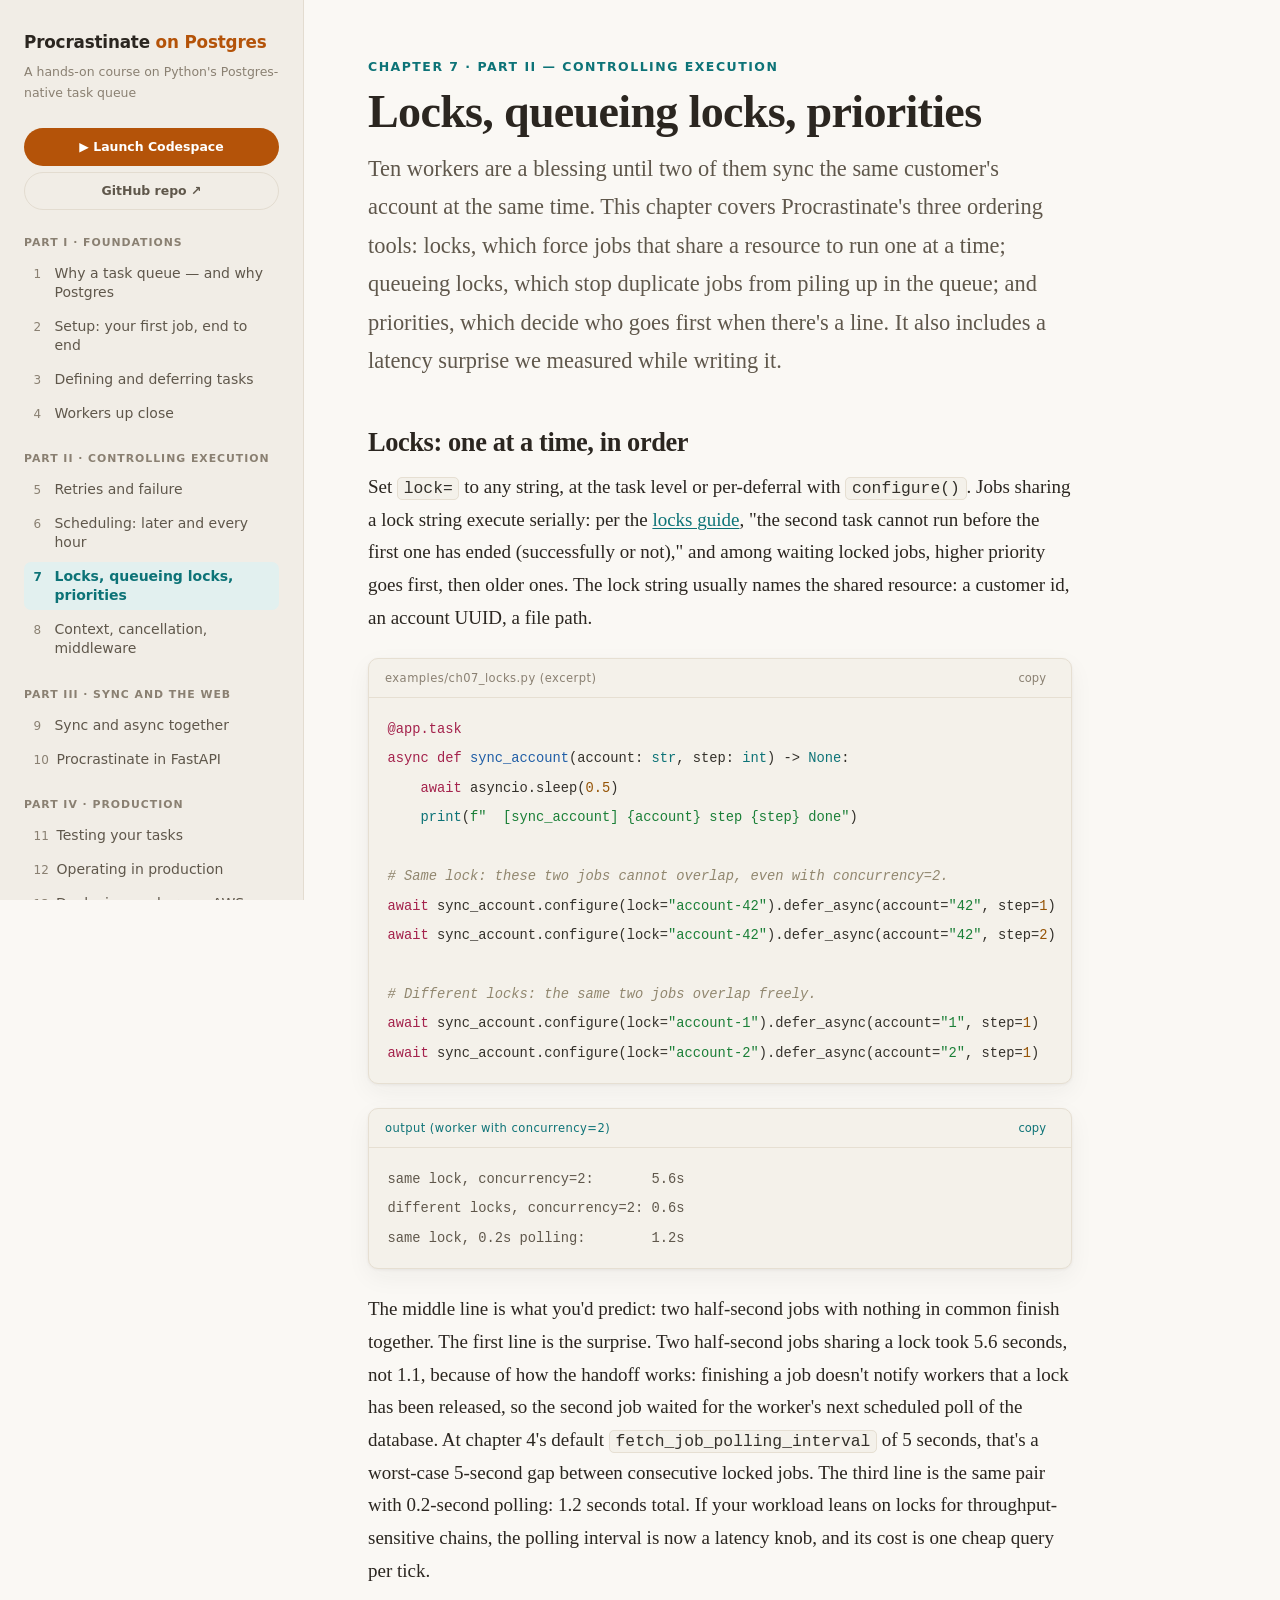
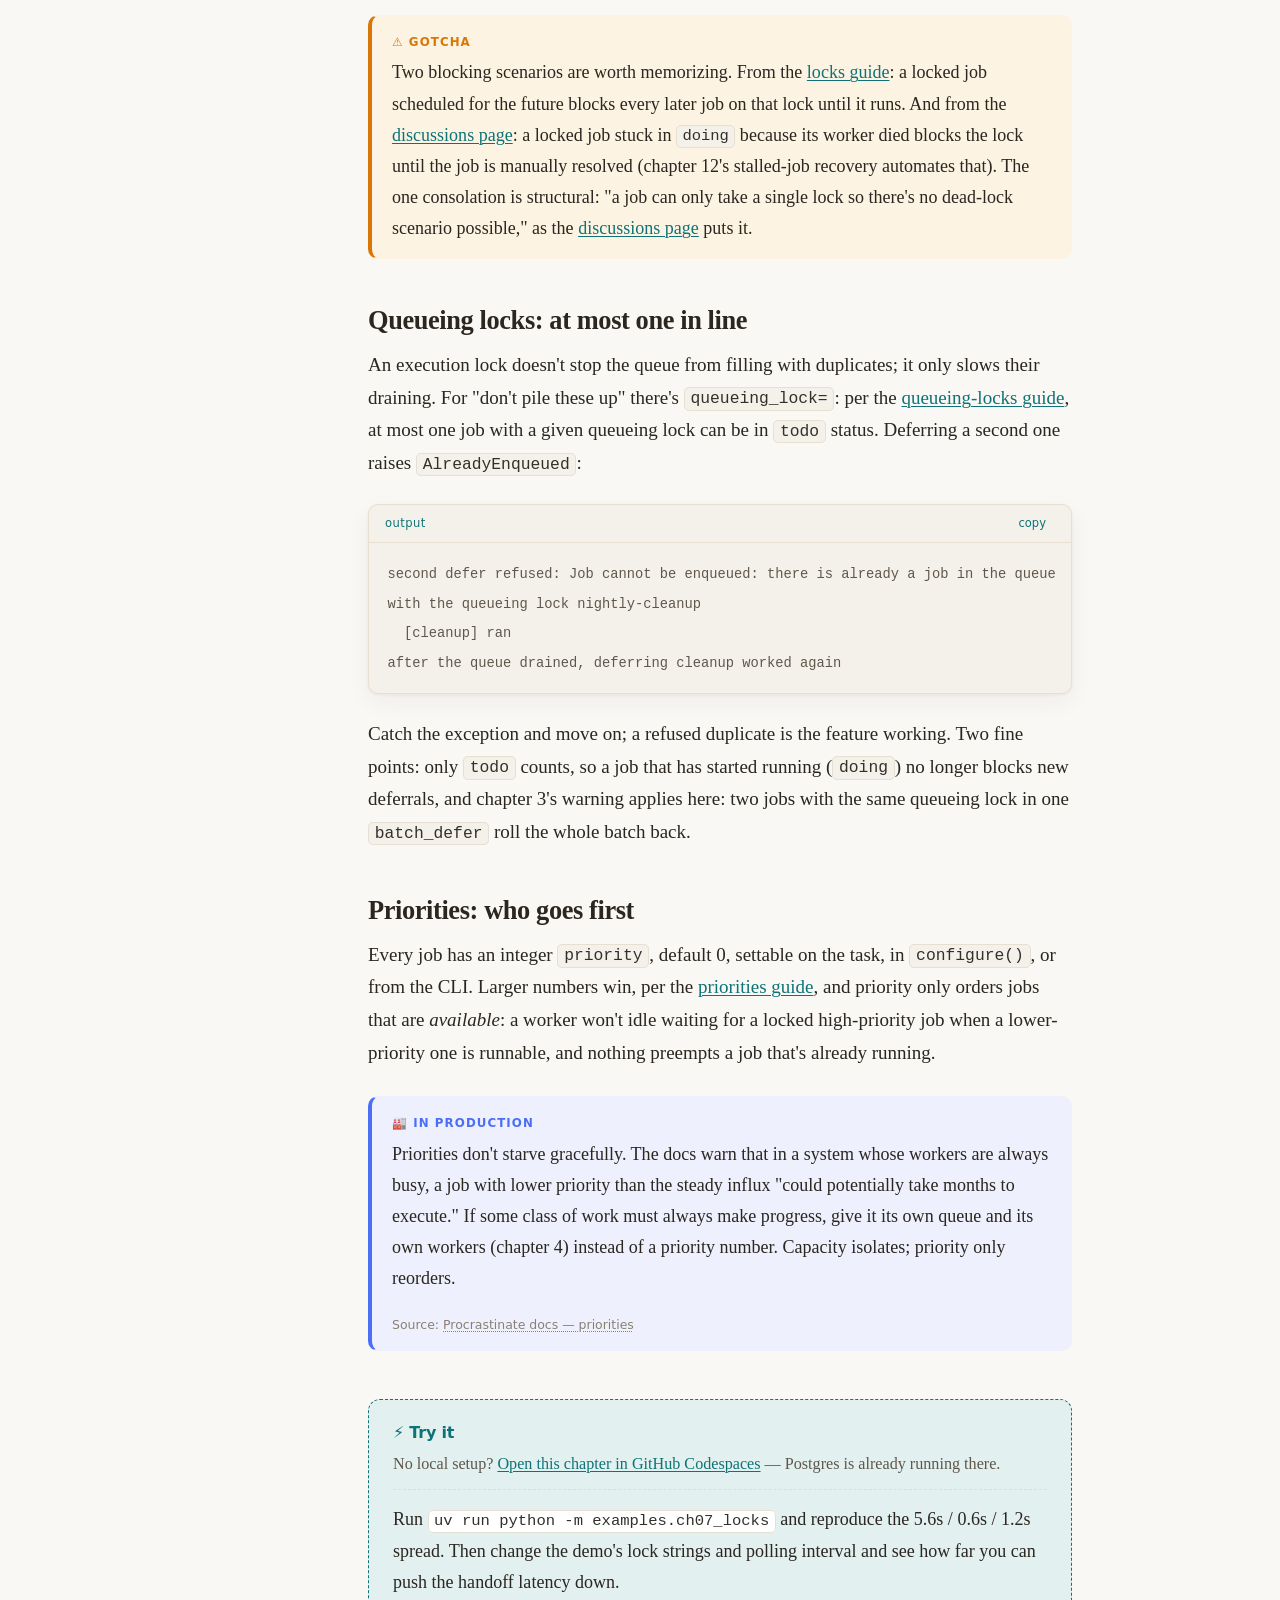
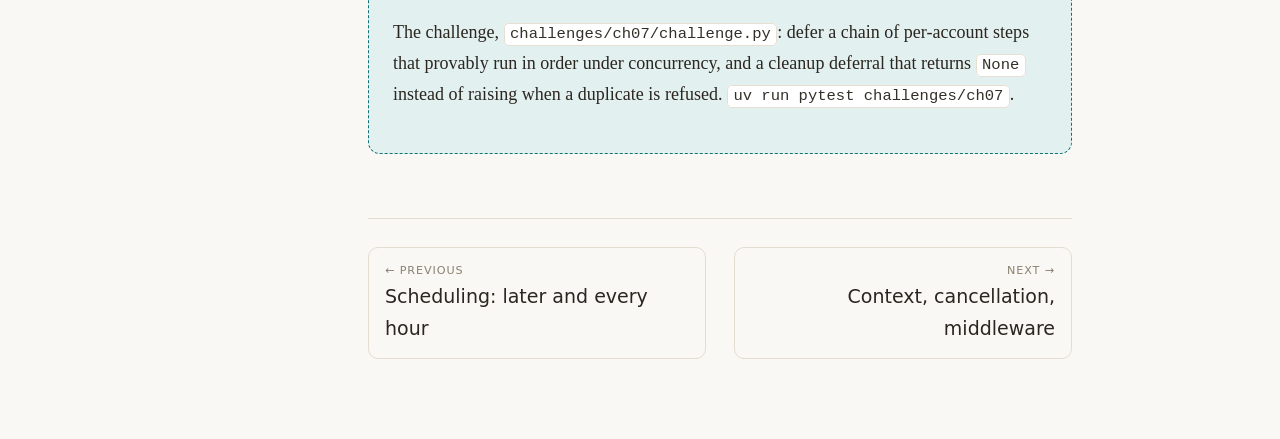
<file: book/chapters/ch07.html>
<!DOCTYPE html>
<html lang="en">
<head>
<meta charset="utf-8">
<meta name="viewport" content="width=device-width, initial-scale=1">
<title>Ch 7 · Locks, queueing locks, priorities — Procrastinate: Task Queues on Postgres</title>
<meta name="description" content="Serialize jobs that touch the same resource, stop duplicate jobs from piling up, and decide who goes first. Chapter 7 of Procrastinate: Task Queues on Postgres, Part II · Controlling execution.">
<meta name="keywords" content="procrastinate, python task queue, postgresql task queue, background jobs, celery alternative, distributed task processing, LISTEN NOTIFY, fastapi background tasks, aws ecs workers">
<meta name="author" content="Adam Smith">
<meta name="robots" content="index, follow">
<link rel="canonical" href="https://adamontherun.github.io/procrastinate-course/chapters/ch07.html">

<meta property="og:type" content="article">
<meta property="og:site_name" content="Procrastinate: Task Queues on Postgres">
<meta property="og:title" content="Ch 7 · Locks, queueing locks, priorities — Procrastinate: Task Queues on Postgres">
<meta property="og:description" content="Serialize jobs that touch the same resource, stop duplicate jobs from piling up, and decide who goes first. Chapter 7 of Procrastinate: Task Queues on Postgres, Part II · Controlling execution.">
<meta property="og:url" content="https://adamontherun.github.io/procrastinate-course/chapters/ch07.html">
<meta property="og:image" content="https://adamontherun.github.io/procrastinate-course/assets/screenshots/homepage.png">
<meta property="og:image:width" content="1200">
<meta property="og:image:height" content="862">

<meta name="twitter:card" content="summary_large_image">
<meta name="twitter:title" content="Ch 7 · Locks, queueing locks, priorities — Procrastinate: Task Queues on Postgres">
<meta name="twitter:description" content="Serialize jobs that touch the same resource, stop duplicate jobs from piling up, and decide who goes first. Chapter 7 of Procrastinate: Task Queues on Postgres, Part II · Controlling execution.">
<meta name="twitter:image" content="https://adamontherun.github.io/procrastinate-course/assets/screenshots/homepage.png">
<meta name="theme-color" content="#b45309">
<script>document.documentElement.dataset.theme=localStorage.getItem("book-theme")||(matchMedia("(prefers-color-scheme: dark)").matches?"dark":"light");</script>
<link rel="stylesheet" href="../assets/style.css">
<script type="application/ld+json">
{
  "@context": "https://schema.org",
  "@type": "Chapter",
  "position": 7,
  "name": "Locks, queueing locks, priorities",
  "description": "Serialize jobs that touch the same resource, stop duplicate jobs from piling up, and decide who goes first.",
  "url": "https://adamontherun.github.io/procrastinate-course/chapters/ch07.html",
  "image": "https://adamontherun.github.io/procrastinate-course/assets/screenshots/homepage.png",
  "inLanguage": "en",
  "isPartOf": {"@type": "Course", "name": "Procrastinate: Task Queues on Postgres", "url": "https://adamontherun.github.io/procrastinate-course/"},
  "previousItem": "https://adamontherun.github.io/procrastinate-course/chapters/ch06.html",
  "nextItem": "https://adamontherun.github.io/procrastinate-course/chapters/ch08.html"
}
</script>
</head>
<body>
<div class="book">

  <aside class="sidebar">
    <a class="brand" href="../index.html">Procrastinate <span class="accent">on Postgres</span></a>
    <p class="tagline">A hands-on course on Python's Postgres-native task queue</p>

    <div class="sidebar-links">
      <a class="codespace-link" href="https://codespaces.new/adamontherun/procrastinate-course" target="_blank" rel="noopener">&#9654; Launch Codespace</a>
      <a class="repo-link" href="https://github.com/adamontherun/procrastinate-course" target="_blank" rel="noopener">GitHub repo &#8599;</a>
    </div>

    <nav aria-label="Chapters">
      <p class="part-label">Part I · Foundations</p>
      <ol>
        <li><a href="ch01.html"><span class="ch-num">1</span>Why a task queue — and why Postgres</a></li>
        <li><a href="ch02.html"><span class="ch-num">2</span>Setup: your first job, end to end</a></li>
        <li><a href="ch03.html"><span class="ch-num">3</span>Defining and deferring tasks</a></li>
        <li><a href="ch04.html"><span class="ch-num">4</span>Workers up close</a></li>
      </ol>
      <p class="part-label">Part II · Controlling execution</p>
      <ol>
        <li><a href="ch05.html"><span class="ch-num">5</span>Retries and failure</a></li>
        <li><a href="ch06.html"><span class="ch-num">6</span>Scheduling: later and every hour</a></li>
        <li><a href="ch07.html" class="current"><span class="ch-num">7</span>Locks, queueing locks, priorities</a></li>
        <li><a href="ch08.html"><span class="ch-num">8</span>Context, cancellation, middleware</a></li>
      </ol>
      <p class="part-label">Part III · Sync and the web</p>
      <ol>
        <li><a href="ch09.html"><span class="ch-num">9</span>Sync and async together</a></li>
        <li><a href="ch10.html"><span class="ch-num">10</span>Procrastinate in FastAPI</a></li>
      </ol>
      <p class="part-label">Part IV · Production</p>
      <ol>
        <li><a href="ch11.html"><span class="ch-num">11</span>Testing your tasks</a></li>
        <li><a href="ch12.html"><span class="ch-num">12</span>Operating in production</a></li>
        <li><a href="ch13.html"><span class="ch-num">13</span>Deploying workers on AWS ECS</a></li>
      </ol>
    </nav>
    <button class="theme-toggle" type="button">☾ Dark mode</button>
  </aside>

  <button class="menu-btn" type="button" aria-label="Toggle chapter list">☰ Chapters</button>

  <main>
    <article>
      <p class="kicker">Chapter 7 · Part II — Controlling execution</p>
      <h1>Locks, queueing locks, priorities</h1>
      <p class="lede">
        Ten workers are a blessing until two of them sync the same customer's
        account at the same time. This chapter covers Procrastinate's three
        ordering tools: locks, which force jobs that share a resource to run
        one at a time; queueing locks, which stop duplicate jobs from piling up
        in the queue; and priorities, which decide who goes first when there's
        a line. It also includes a latency surprise we measured while writing
        it.
      </p>

      <h2>Locks: one at a time, in order</h2>
      <p>
        Set <code>lock=</code> to any string, at the task level or per-deferral
        with <code>configure()</code>. Jobs sharing a lock string execute
        serially: per the
        <a href="https://procrastinate.readthedocs.io/en/stable/howto/advanced/locks.html" target="_blank" rel="noopener">locks guide</a>,
        "the second task cannot run before the first one has ended
        (successfully or not)," and among waiting locked jobs, higher priority
        goes first, then older ones. The lock string usually names the shared
        resource: a customer id, an account UUID, a file path.
      </p>

      <figure class="codeblock">
        <figcaption class="code-label">examples/ch07_locks.py (excerpt)</figcaption>
        <pre><code class="language-python">@app.task
async def sync_account(account: str, step: int) -> None:
    await asyncio.sleep(0.5)
    print(f"  [sync_account] {account} step {step} done")

# Same lock: these two jobs cannot overlap, even with concurrency=2.
await sync_account.configure(lock="account-42").defer_async(account="42", step=1)
await sync_account.configure(lock="account-42").defer_async(account="42", step=2)

# Different locks: the same two jobs overlap freely.
await sync_account.configure(lock="account-1").defer_async(account="1", step=1)
await sync_account.configure(lock="account-2").defer_async(account="2", step=1)</code></pre>
      </figure>

      <figure class="codeblock sql-echo">
        <figcaption class="code-label">output (worker with concurrency=2)</figcaption>
        <pre><code class="language-text">same lock, concurrency=2:       5.6s
different locks, concurrency=2: 0.6s
same lock, 0.2s polling:        1.2s</code></pre>
      </figure>

      <p>
        The middle line is what you'd predict: two half-second jobs with
        nothing in common finish together. The first line is the surprise.
        Two half-second jobs sharing a lock took 5.6 seconds, not 1.1, because
        of how the handoff works: finishing a job doesn't notify workers that
        a lock has been released, so the second job waited for the worker's
        next scheduled poll of the database. At chapter 4's default
        <code>fetch_job_polling_interval</code> of 5 seconds, that's a
        worst-case 5-second gap between consecutive locked jobs. The third
        line is the same pair with 0.2-second polling: 1.2 seconds total. If
        your workload leans on locks for throughput-sensitive chains, the
        polling interval is now a latency knob, and its cost is one cheap
        query per tick.
      </p>

      <aside class="callout gotcha">
        <span class="callout-title">⚠ Gotcha</span>
        <p>
          Two blocking scenarios are worth memorizing. From the
          <a href="https://procrastinate.readthedocs.io/en/stable/howto/advanced/locks.html" target="_blank" rel="noopener">locks guide</a>:
          a locked job scheduled for the future blocks every later job on
          that lock until it runs. And from the
          <a href="https://procrastinate.readthedocs.io/en/stable/discussions.html" target="_blank" rel="noopener">discussions page</a>:
          a locked job stuck in <code>doing</code> because its worker died
          blocks the lock until the job is manually resolved (chapter 12's
          stalled-job recovery automates that). The one
          consolation is structural: "a job can only take a single lock so
          there's no dead-lock scenario possible," as the
          <a href="https://procrastinate.readthedocs.io/en/stable/discussions.html" target="_blank" rel="noopener">discussions page</a>
          puts it.
        </p>
      </aside>

      <h2>Queueing locks: at most one in line</h2>
      <p>
        An execution lock doesn't stop the queue from filling with duplicates;
        it only slows their draining. For "don't pile these up" there's
        <code>queueing_lock=</code>: per the
        <a href="https://procrastinate.readthedocs.io/en/stable/howto/advanced/queueing_locks.html" target="_blank" rel="noopener">queueing-locks guide</a>,
        at most one job with a given queueing lock can be in <code>todo</code>
        status. Deferring a second one raises <code>AlreadyEnqueued</code>:
      </p>

      <figure class="codeblock sql-echo">
        <figcaption class="code-label">output</figcaption>
        <pre><code class="language-text">second defer refused: Job cannot be enqueued: there is already a job in the queue
with the queueing lock nightly-cleanup
  [cleanup] ran
after the queue drained, deferring cleanup worked again</code></pre>
      </figure>

      <p>
        Catch the exception and move on; a refused duplicate is the feature
        working. Two fine points: only <code>todo</code> counts, so a job that
        has started running (<code>doing</code>) no longer blocks new
        deferrals, and chapter 3's warning applies here: two jobs with the
        same queueing lock in one <code>batch_defer</code> roll the whole
        batch back.
      </p>

      <h2>Priorities: who goes first</h2>
      <p>
        Every job has an integer <code>priority</code>, default 0, settable on
        the task, in <code>configure()</code>, or from the CLI. Larger numbers
        win, per the
        <a href="https://procrastinate.readthedocs.io/en/stable/howto/advanced/priorities.html" target="_blank" rel="noopener">priorities guide</a>,
        and priority only orders jobs that are <em>available</em>: a worker
        won't idle waiting for a locked high-priority job when a lower-priority
        one is runnable, and nothing preempts a job that's already running.
      </p>

      <aside class="callout production">
        <span class="callout-title">🏭 In production</span>
        <p>
          Priorities don't starve gracefully. The docs warn that in a system
          whose workers are always busy, a job with lower priority than the
          steady influx "could potentially take months to execute." If some class of work
          must always make progress, give it its own queue and its own workers
          (chapter 4) instead of a priority number. Capacity isolates;
          priority only reorders.
        </p>
        <p class="source">Source: <a href="https://procrastinate.readthedocs.io/en/stable/howto/advanced/priorities.html" target="_blank" rel="noopener">Procrastinate docs — priorities</a></p>
      </aside>

      <div class="tryit">
        <h3>⚡ Try it</h3>
        <p class="tryit-env">
          No local setup? <a href="https://codespaces.new/adamontherun/procrastinate-course" target="_blank" rel="noopener">Open this chapter in GitHub Codespaces</a> — Postgres is already running there.
        </p>
        <p>
          Run <code>uv run python -m examples.ch07_locks</code> and reproduce
          the 5.6s / 0.6s / 1.2s spread. Then change the demo's lock strings
          and polling interval and see how far you can push the handoff
          latency down.
        </p>
        <p>
          The challenge, <code>challenges/ch07/challenge.py</code>: defer a
          chain of per-account steps that provably run in order under
          concurrency, and a cleanup deferral that returns <code>None</code>
          instead of raising when a duplicate is refused.
          <code>uv run pytest challenges/ch07</code>.
        </p>
      </div>

      <nav class="chapter-nav">
        <a href="ch06.html"><span class="dir">← Previous</span>Scheduling: later and every hour</a>
        <a class="next" href="ch08.html"><span class="dir">Next →</span>Context, cancellation, middleware</a>
      </nav>
    </article>
  </main>
</div>
<script src="../assets/vendor/highlight.min.js"></script>
<script src="../assets/book.js"></script>
</body>
</html>
</file>
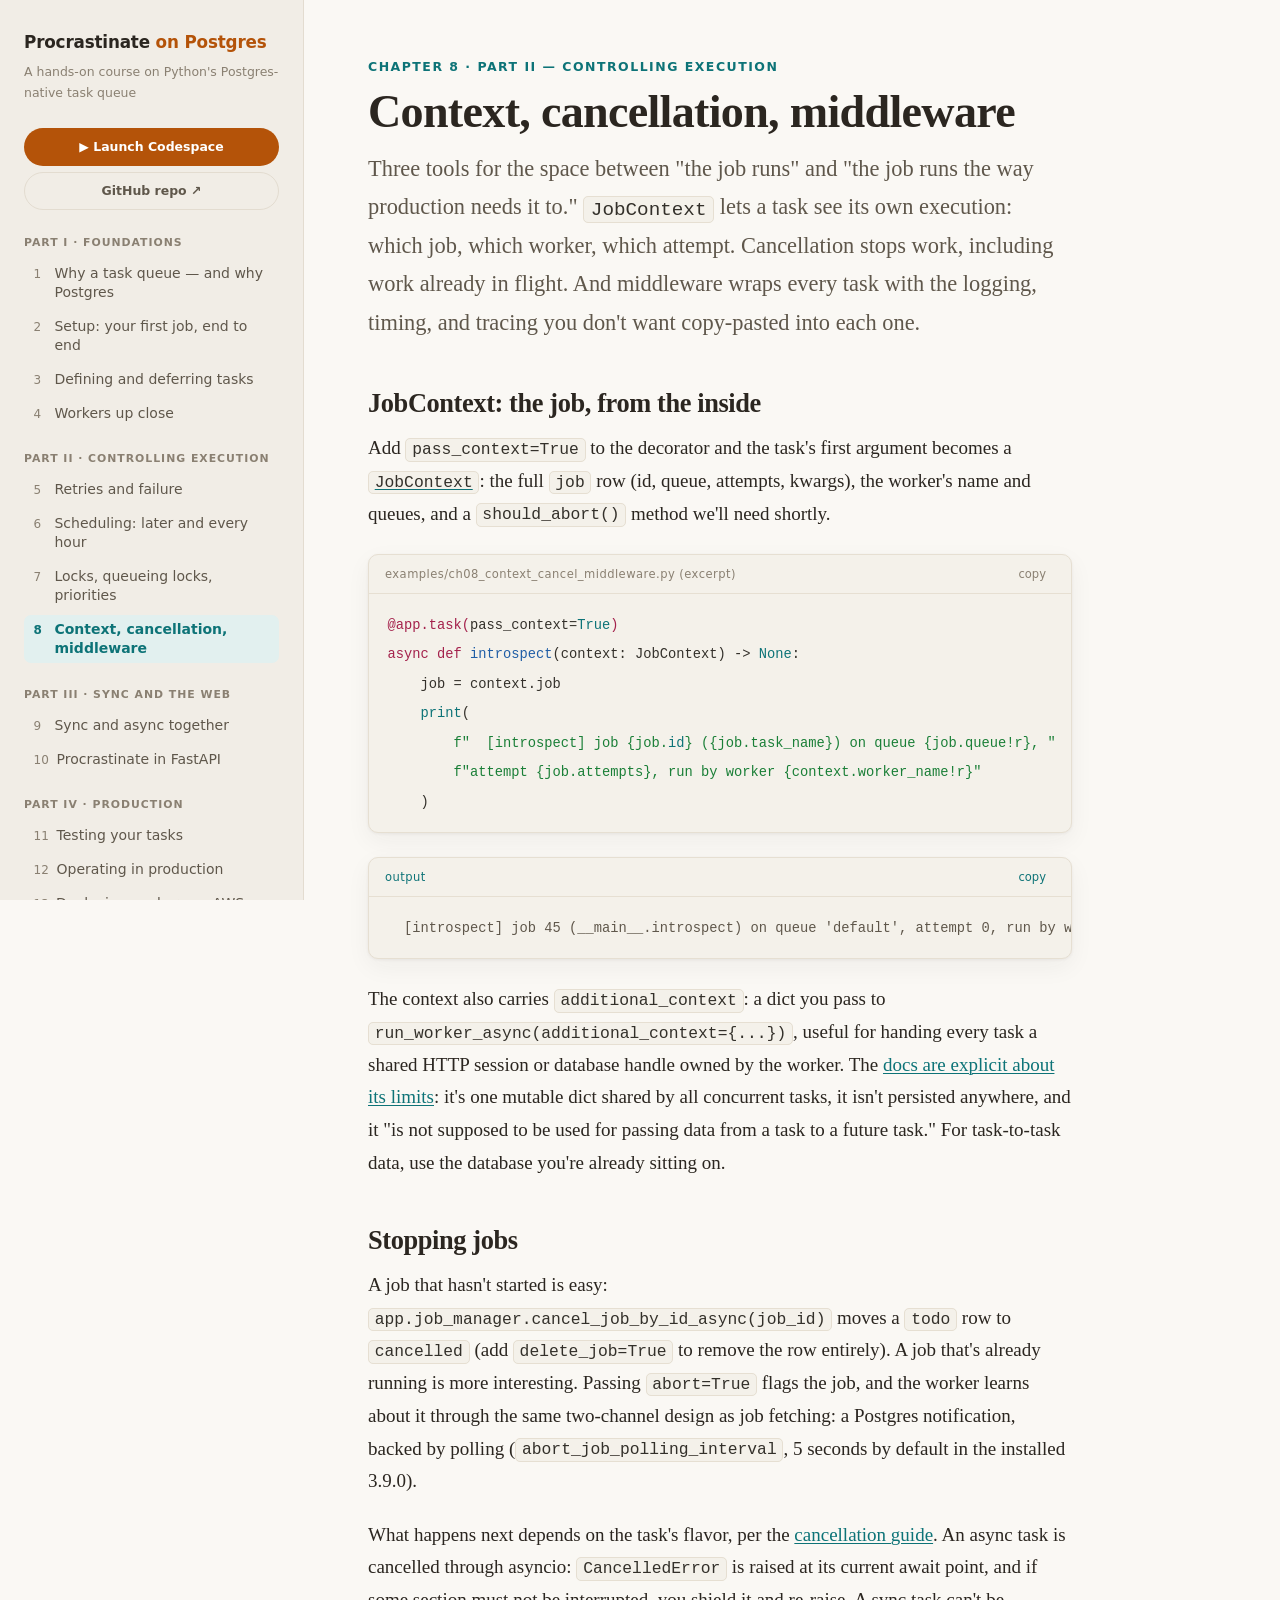
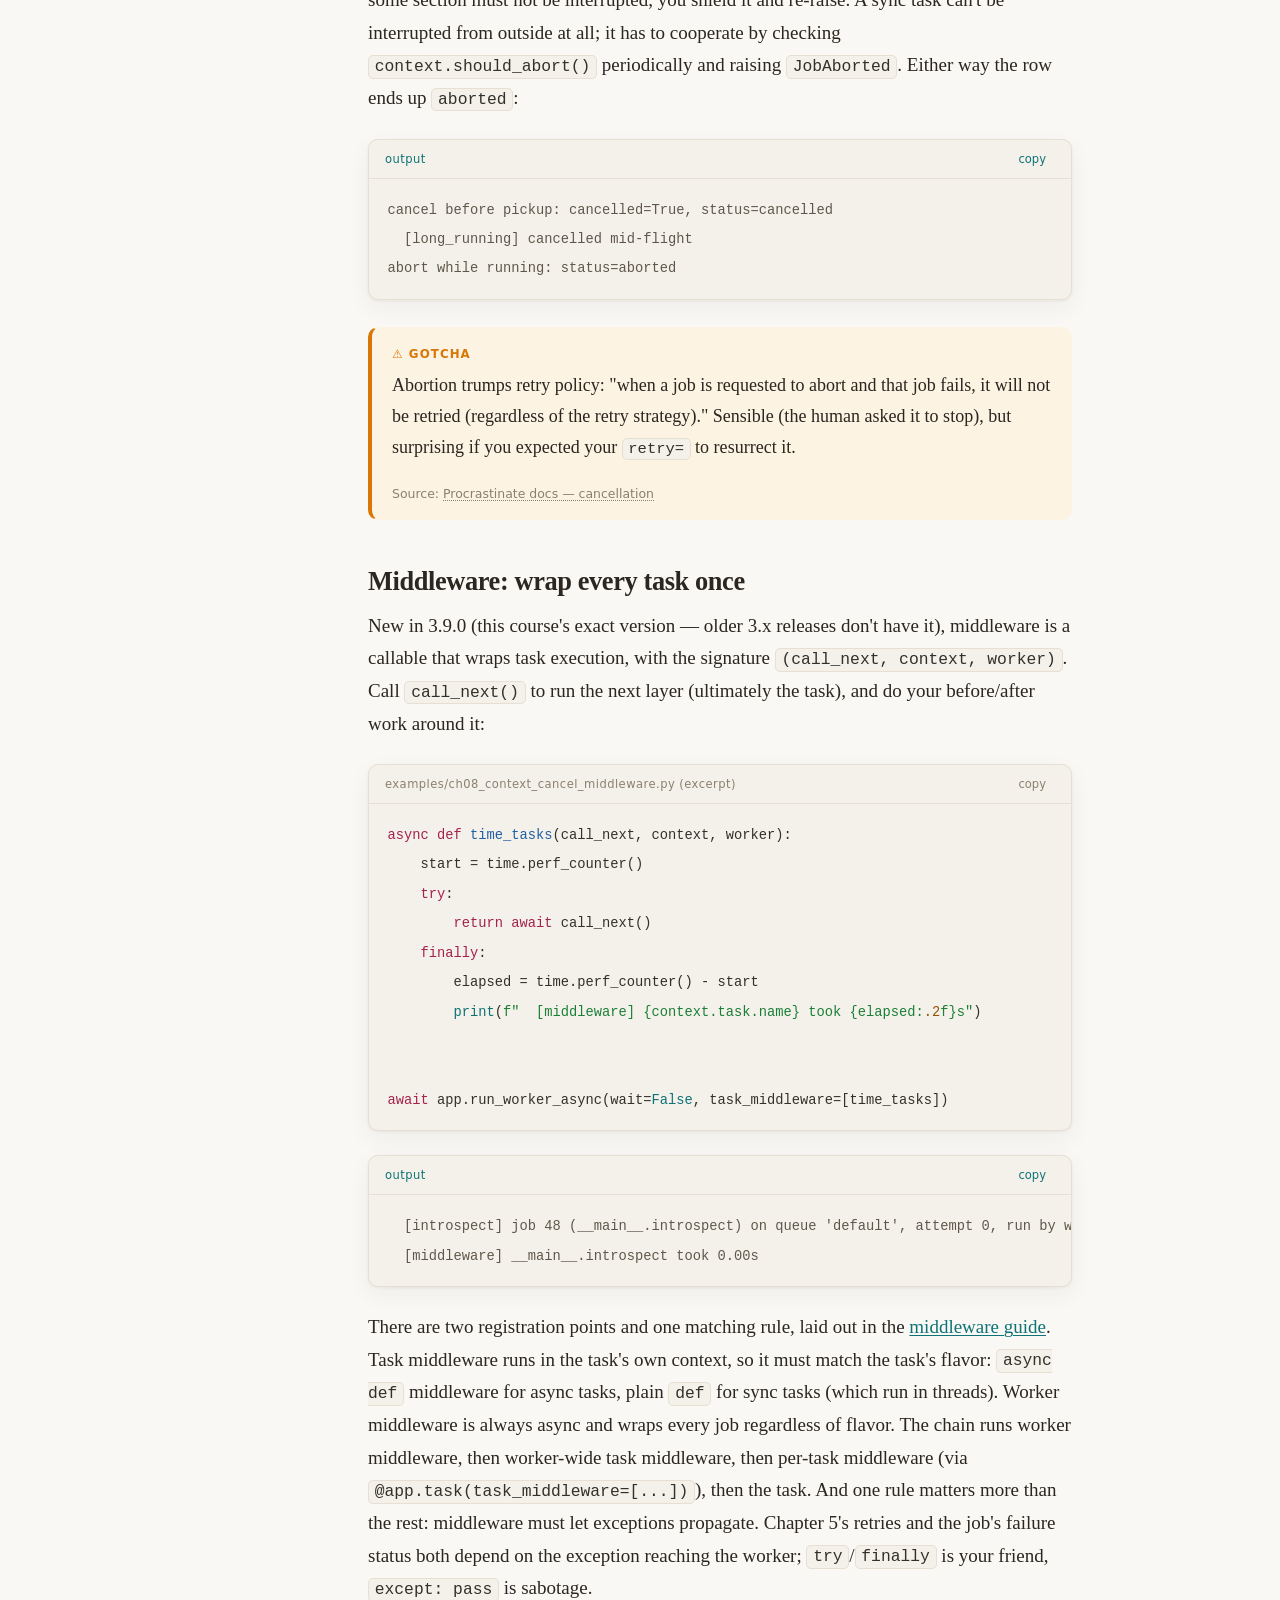
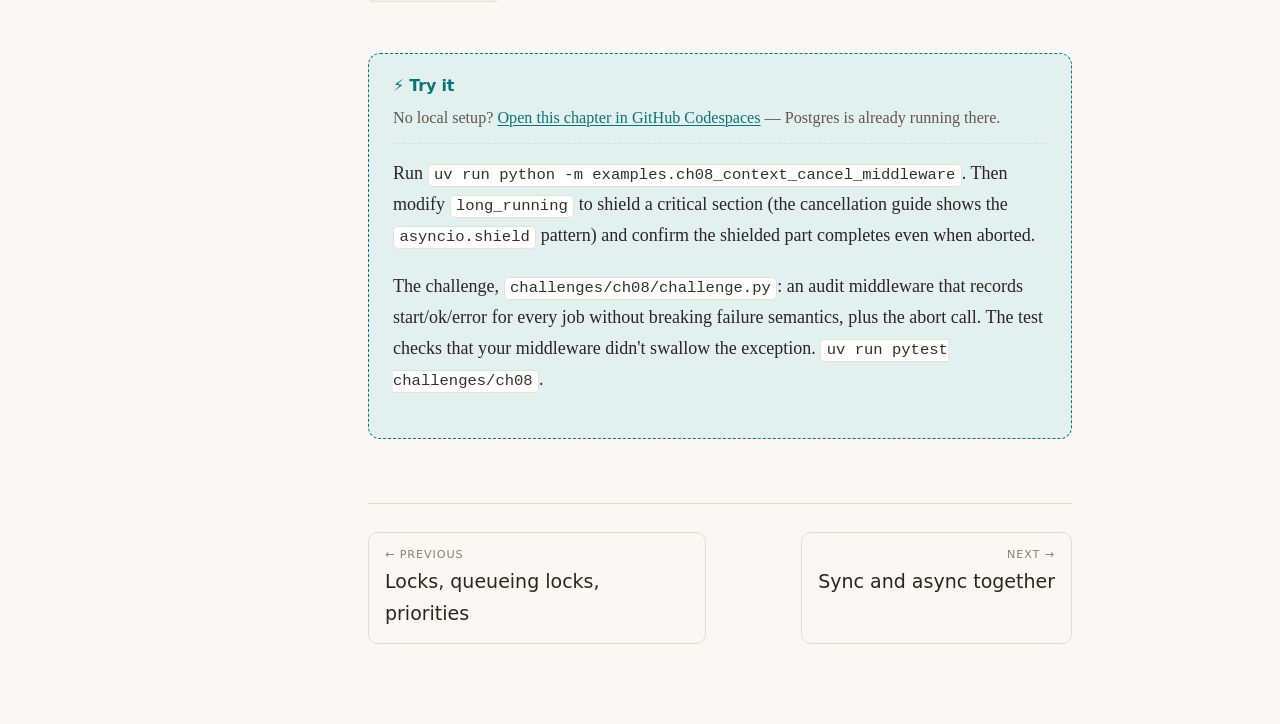
<file: book/chapters/ch08.html>
<!DOCTYPE html>
<html lang="en">
<head>
<meta charset="utf-8">
<meta name="viewport" content="width=device-width, initial-scale=1">
<title>Ch 8 · Context, cancellation, middleware — Procrastinate: Task Queues on Postgres</title>
<meta name="description" content="Reach into the running job with JobContext, abort jobs that are already executing, and wrap every task with middleware. Chapter 8 of Procrastinate: Task Queues on Postgres, Part II · Controlling execution.">
<meta name="keywords" content="procrastinate, python task queue, postgresql task queue, background jobs, celery alternative, distributed task processing, LISTEN NOTIFY, fastapi background tasks, aws ecs workers">
<meta name="author" content="Adam Smith">
<meta name="robots" content="index, follow">
<link rel="canonical" href="https://adamontherun.github.io/procrastinate-course/chapters/ch08.html">

<meta property="og:type" content="article">
<meta property="og:site_name" content="Procrastinate: Task Queues on Postgres">
<meta property="og:title" content="Ch 8 · Context, cancellation, middleware — Procrastinate: Task Queues on Postgres">
<meta property="og:description" content="Reach into the running job with JobContext, abort jobs that are already executing, and wrap every task with middleware. Chapter 8 of Procrastinate: Task Queues on Postgres, Part II · Controlling execution.">
<meta property="og:url" content="https://adamontherun.github.io/procrastinate-course/chapters/ch08.html">
<meta property="og:image" content="https://adamontherun.github.io/procrastinate-course/assets/screenshots/homepage.png">
<meta property="og:image:width" content="1200">
<meta property="og:image:height" content="862">

<meta name="twitter:card" content="summary_large_image">
<meta name="twitter:title" content="Ch 8 · Context, cancellation, middleware — Procrastinate: Task Queues on Postgres">
<meta name="twitter:description" content="Reach into the running job with JobContext, abort jobs that are already executing, and wrap every task with middleware. Chapter 8 of Procrastinate: Task Queues on Postgres, Part II · Controlling execution.">
<meta name="twitter:image" content="https://adamontherun.github.io/procrastinate-course/assets/screenshots/homepage.png">
<meta name="theme-color" content="#b45309">
<script>document.documentElement.dataset.theme=localStorage.getItem("book-theme")||(matchMedia("(prefers-color-scheme: dark)").matches?"dark":"light");</script>
<link rel="stylesheet" href="../assets/style.css">
<script type="application/ld+json">
{
  "@context": "https://schema.org",
  "@type": "Chapter",
  "position": 8,
  "name": "Context, cancellation, middleware",
  "description": "Reach into the running job with JobContext, abort jobs that are already executing, and wrap every task with middleware.",
  "url": "https://adamontherun.github.io/procrastinate-course/chapters/ch08.html",
  "image": "https://adamontherun.github.io/procrastinate-course/assets/screenshots/homepage.png",
  "inLanguage": "en",
  "isPartOf": {"@type": "Course", "name": "Procrastinate: Task Queues on Postgres", "url": "https://adamontherun.github.io/procrastinate-course/"},
  "previousItem": "https://adamontherun.github.io/procrastinate-course/chapters/ch07.html",
  "nextItem": "https://adamontherun.github.io/procrastinate-course/chapters/ch09.html"
}
</script>
</head>
<body>
<div class="book">

  <aside class="sidebar">
    <a class="brand" href="../index.html">Procrastinate <span class="accent">on Postgres</span></a>
    <p class="tagline">A hands-on course on Python's Postgres-native task queue</p>

    <div class="sidebar-links">
      <a class="codespace-link" href="https://codespaces.new/adamontherun/procrastinate-course" target="_blank" rel="noopener">&#9654; Launch Codespace</a>
      <a class="repo-link" href="https://github.com/adamontherun/procrastinate-course" target="_blank" rel="noopener">GitHub repo &#8599;</a>
    </div>

    <nav aria-label="Chapters">
      <p class="part-label">Part I · Foundations</p>
      <ol>
        <li><a href="ch01.html"><span class="ch-num">1</span>Why a task queue — and why Postgres</a></li>
        <li><a href="ch02.html"><span class="ch-num">2</span>Setup: your first job, end to end</a></li>
        <li><a href="ch03.html"><span class="ch-num">3</span>Defining and deferring tasks</a></li>
        <li><a href="ch04.html"><span class="ch-num">4</span>Workers up close</a></li>
      </ol>
      <p class="part-label">Part II · Controlling execution</p>
      <ol>
        <li><a href="ch05.html"><span class="ch-num">5</span>Retries and failure</a></li>
        <li><a href="ch06.html"><span class="ch-num">6</span>Scheduling: later and every hour</a></li>
        <li><a href="ch07.html"><span class="ch-num">7</span>Locks, queueing locks, priorities</a></li>
        <li><a href="ch08.html" class="current"><span class="ch-num">8</span>Context, cancellation, middleware</a></li>
      </ol>
      <p class="part-label">Part III · Sync and the web</p>
      <ol>
        <li><a href="ch09.html"><span class="ch-num">9</span>Sync and async together</a></li>
        <li><a href="ch10.html"><span class="ch-num">10</span>Procrastinate in FastAPI</a></li>
      </ol>
      <p class="part-label">Part IV · Production</p>
      <ol>
        <li><a href="ch11.html"><span class="ch-num">11</span>Testing your tasks</a></li>
        <li><a href="ch12.html"><span class="ch-num">12</span>Operating in production</a></li>
        <li><a href="ch13.html"><span class="ch-num">13</span>Deploying workers on AWS ECS</a></li>
      </ol>
    </nav>
    <button class="theme-toggle" type="button">☾ Dark mode</button>
  </aside>

  <button class="menu-btn" type="button" aria-label="Toggle chapter list">☰ Chapters</button>

  <main>
    <article>
      <p class="kicker">Chapter 8 · Part II — Controlling execution</p>
      <h1>Context, cancellation, middleware</h1>
      <p class="lede">
        Three tools for the space between "the job runs" and "the job runs the
        way production needs it to." <code>JobContext</code> lets a task see
        its own execution: which job, which worker, which attempt.
        Cancellation stops work, including work already in flight. And
        middleware wraps every task with the logging, timing, and tracing you
        don't want copy-pasted into each one.
      </p>

      <h2>JobContext: the job, from the inside</h2>
      <p>
        Add <code>pass_context=True</code> to the decorator and the task's
        first argument becomes a
        <a href="https://procrastinate.readthedocs.io/en/stable/howto/advanced/context.html" target="_blank" rel="noopener"><code>JobContext</code></a>:
        the full <code>job</code> row (id, queue, attempts, kwargs), the
        worker's name and queues, and a <code>should_abort()</code> method
        we'll need shortly.
      </p>

      <figure class="codeblock">
        <figcaption class="code-label">examples/ch08_context_cancel_middleware.py (excerpt)</figcaption>
        <pre><code class="language-python">@app.task(pass_context=True)
async def introspect(context: JobContext) -> None:
    job = context.job
    print(
        f"  [introspect] job {job.id} ({job.task_name}) on queue {job.queue!r}, "
        f"attempt {job.attempts}, run by worker {context.worker_name!r}"
    )</code></pre>
      </figure>

      <figure class="codeblock sql-echo">
        <figcaption class="code-label">output</figcaption>
        <pre><code class="language-text">  [introspect] job 45 (__main__.introspect) on queue 'default', attempt 0, run by worker 'demo-worker'</code></pre>
      </figure>

      <p>
        The context also carries <code>additional_context</code>: a dict you
        pass to <code>run_worker_async(additional_context={...})</code>, useful
        for handing every task a shared HTTP session or database handle owned
        by the worker. The
        <a href="https://procrastinate.readthedocs.io/en/stable/howto/advanced/context.html" target="_blank" rel="noopener">docs are explicit about its limits</a>:
        it's one mutable dict shared by all concurrent tasks, it isn't
        persisted anywhere, and it "is not supposed to be used for passing
        data from a task to a future task." For task-to-task data, use the
        database you're already sitting on.
      </p>

      <h2>Stopping jobs</h2>
      <p>
        A job that hasn't started is easy:
        <code>app.job_manager.cancel_job_by_id_async(job_id)</code> moves a
        <code>todo</code> row to <code>cancelled</code> (add
        <code>delete_job=True</code> to remove the row entirely). A job that's
        already running is more interesting. Passing <code>abort=True</code>
        flags the job, and the worker learns about it through the same
        two-channel design as job fetching: a Postgres notification, backed by
        polling (<code>abort_job_polling_interval</code>, 5 seconds by
        default in the installed 3.9.0).
      </p>
      <p>
        What happens next depends on the task's flavor, per the
        <a href="https://procrastinate.readthedocs.io/en/stable/howto/advanced/cancellation.html" target="_blank" rel="noopener">cancellation guide</a>.
        An async task is cancelled through asyncio: <code>CancelledError</code>
        is raised at its current await point, and if some section must not be
        interrupted, you shield it and re-raise. A sync task can't be
        interrupted from outside at all; it has to cooperate by checking
        <code>context.should_abort()</code> periodically and raising
        <code>JobAborted</code>. Either way the row ends up
        <code>aborted</code>:
      </p>

      <figure class="codeblock sql-echo">
        <figcaption class="code-label">output</figcaption>
        <pre><code class="language-text">cancel before pickup: cancelled=True, status=cancelled
  [long_running] cancelled mid-flight
abort while running: status=aborted</code></pre>
      </figure>

      <aside class="callout gotcha">
        <span class="callout-title">⚠ Gotcha</span>
        <p>
          Abortion trumps retry policy: "when a job is requested to abort and
          that job fails, it will not be retried (regardless of the retry
          strategy)." Sensible (the human asked it to stop), but surprising
          if you expected your <code>retry=</code> to resurrect it.
        </p>
        <p class="source">Source: <a href="https://procrastinate.readthedocs.io/en/stable/howto/advanced/cancellation.html" target="_blank" rel="noopener">Procrastinate docs — cancellation</a></p>
      </aside>

      <h2>Middleware: wrap every task once</h2>
      <p>
        New in 3.9.0 (this course's exact version — older 3.x releases don't
        have it), middleware is a callable that wraps task execution, with
        the signature
        <code>(call_next, context, worker)</code>. Call
        <code>call_next()</code> to run the next layer (ultimately the task),
        and do your before/after work around it:
      </p>

      <figure class="codeblock">
        <figcaption class="code-label">examples/ch08_context_cancel_middleware.py (excerpt)</figcaption>
        <pre><code class="language-python">async def time_tasks(call_next, context, worker):
    start = time.perf_counter()
    try:
        return await call_next()
    finally:
        elapsed = time.perf_counter() - start
        print(f"  [middleware] {context.task.name} took {elapsed:.2f}s")


await app.run_worker_async(wait=False, task_middleware=[time_tasks])</code></pre>
      </figure>

      <figure class="codeblock sql-echo">
        <figcaption class="code-label">output</figcaption>
        <pre><code class="language-text">  [introspect] job 48 (__main__.introspect) on queue 'default', attempt 0, run by worker 'worker'
  [middleware] __main__.introspect took 0.00s</code></pre>
      </figure>

      <p>
        There are two registration points and one matching rule, laid out in
        the
        <a href="https://procrastinate.readthedocs.io/en/stable/howto/advanced/middleware.html" target="_blank" rel="noopener">middleware guide</a>.
        Task middleware runs in the task's own context, so it must match the
        task's flavor: <code>async def</code> middleware for async tasks,
        plain <code>def</code> for sync tasks (which run in threads). Worker
        middleware is always async and wraps every job regardless of flavor.
        The chain runs worker middleware, then worker-wide task middleware,
        then per-task middleware (via <code>@app.task(task_middleware=[...])</code>),
        then the task. And one rule matters more than the rest: middleware
        must let exceptions propagate. Chapter 5's retries and the job's
        failure status both depend on the exception reaching the worker;
        <code>try</code>/<code>finally</code> is your friend,
        <code>except: pass</code> is sabotage.
      </p>

      <div class="tryit">
        <h3>⚡ Try it</h3>
        <p class="tryit-env">
          No local setup? <a href="https://codespaces.new/adamontherun/procrastinate-course" target="_blank" rel="noopener">Open this chapter in GitHub Codespaces</a> — Postgres is already running there.
        </p>
        <p>
          Run <code>uv run python -m examples.ch08_context_cancel_middleware</code>.
          Then modify <code>long_running</code> to shield a critical section
          (the cancellation guide shows the <code>asyncio.shield</code>
          pattern) and confirm the shielded part completes even when aborted.
        </p>
        <p>
          The challenge, <code>challenges/ch08/challenge.py</code>: an audit
          middleware that records start/ok/error for every job without
          breaking failure semantics, plus the abort call. The test checks
          that your middleware didn't swallow the exception.
          <code>uv run pytest challenges/ch08</code>.
        </p>
      </div>

      <nav class="chapter-nav">
        <a href="ch07.html"><span class="dir">← Previous</span>Locks, queueing locks, priorities</a>
        <a class="next" href="ch09.html"><span class="dir">Next →</span>Sync and async together</a>
      </nav>
    </article>
  </main>
</div>
<script src="../assets/vendor/highlight.min.js"></script>
<script src="../assets/book.js"></script>
</body>
</html>
</file>
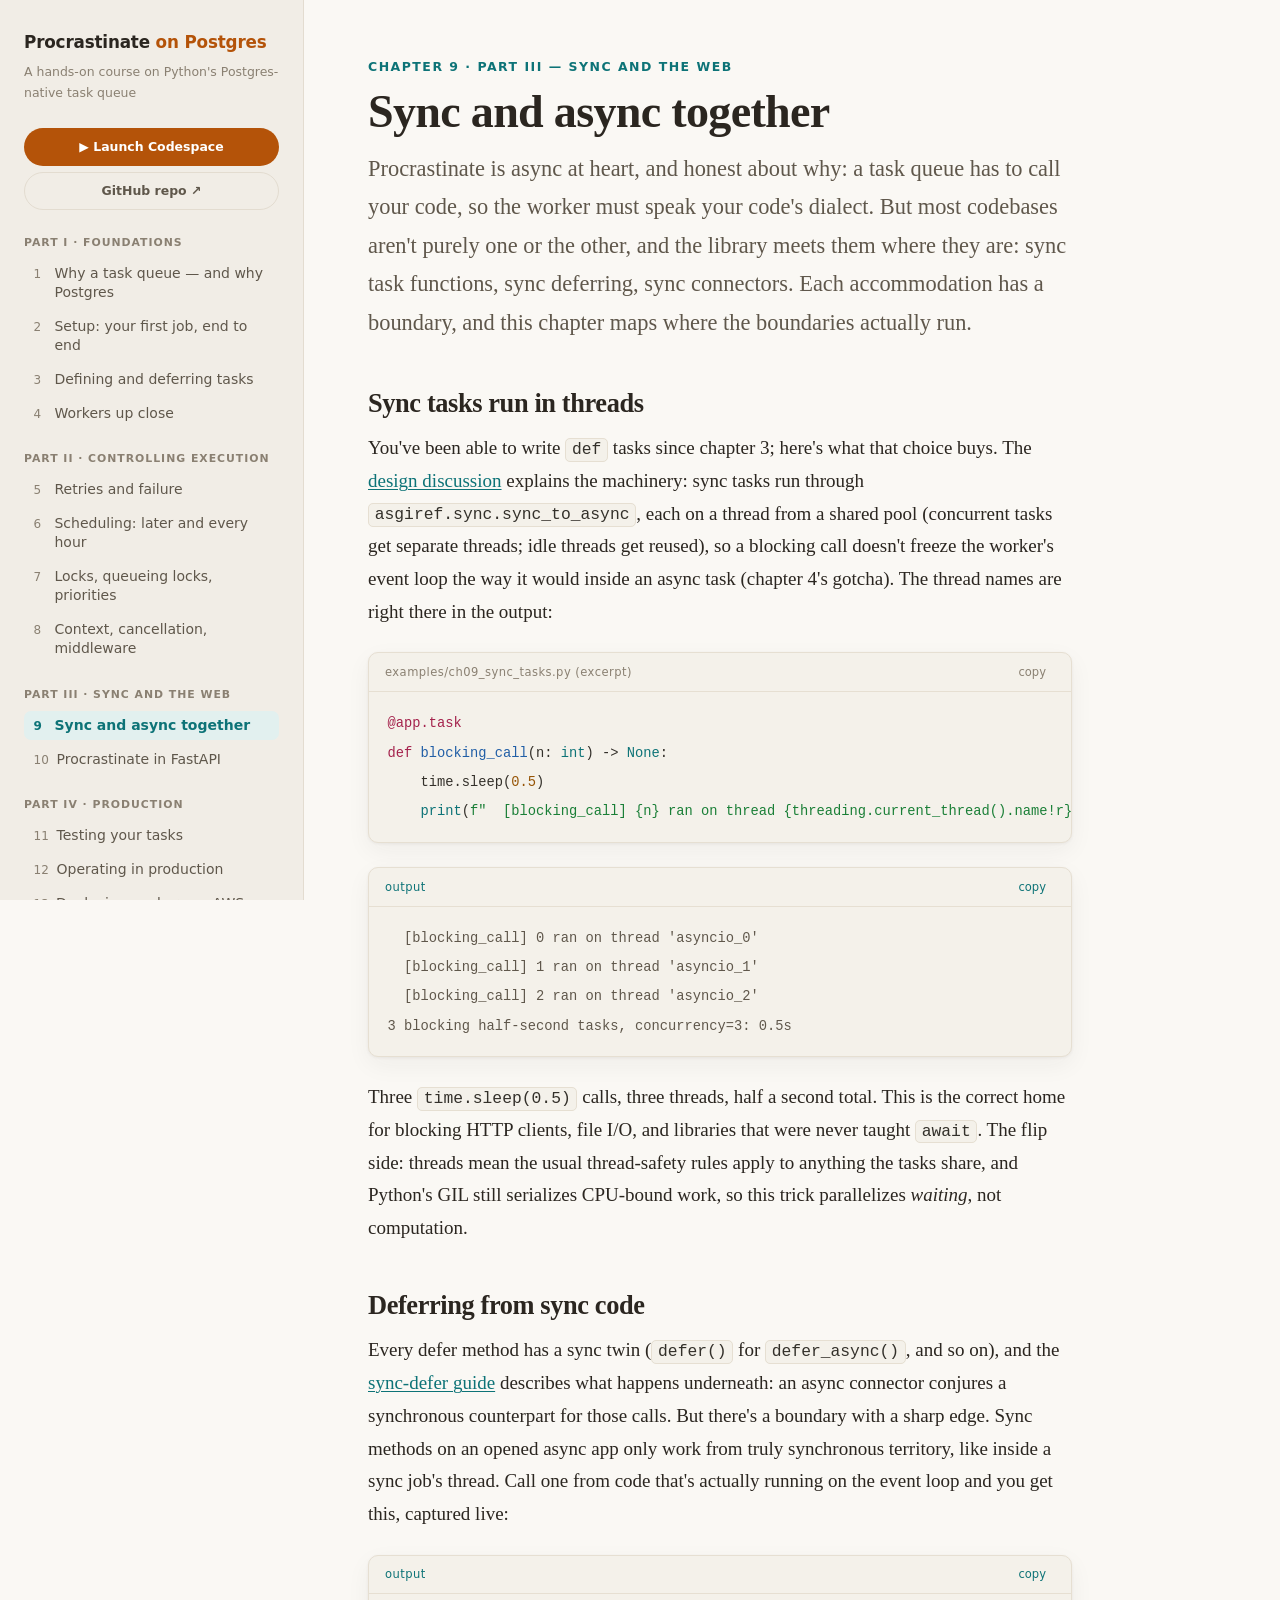
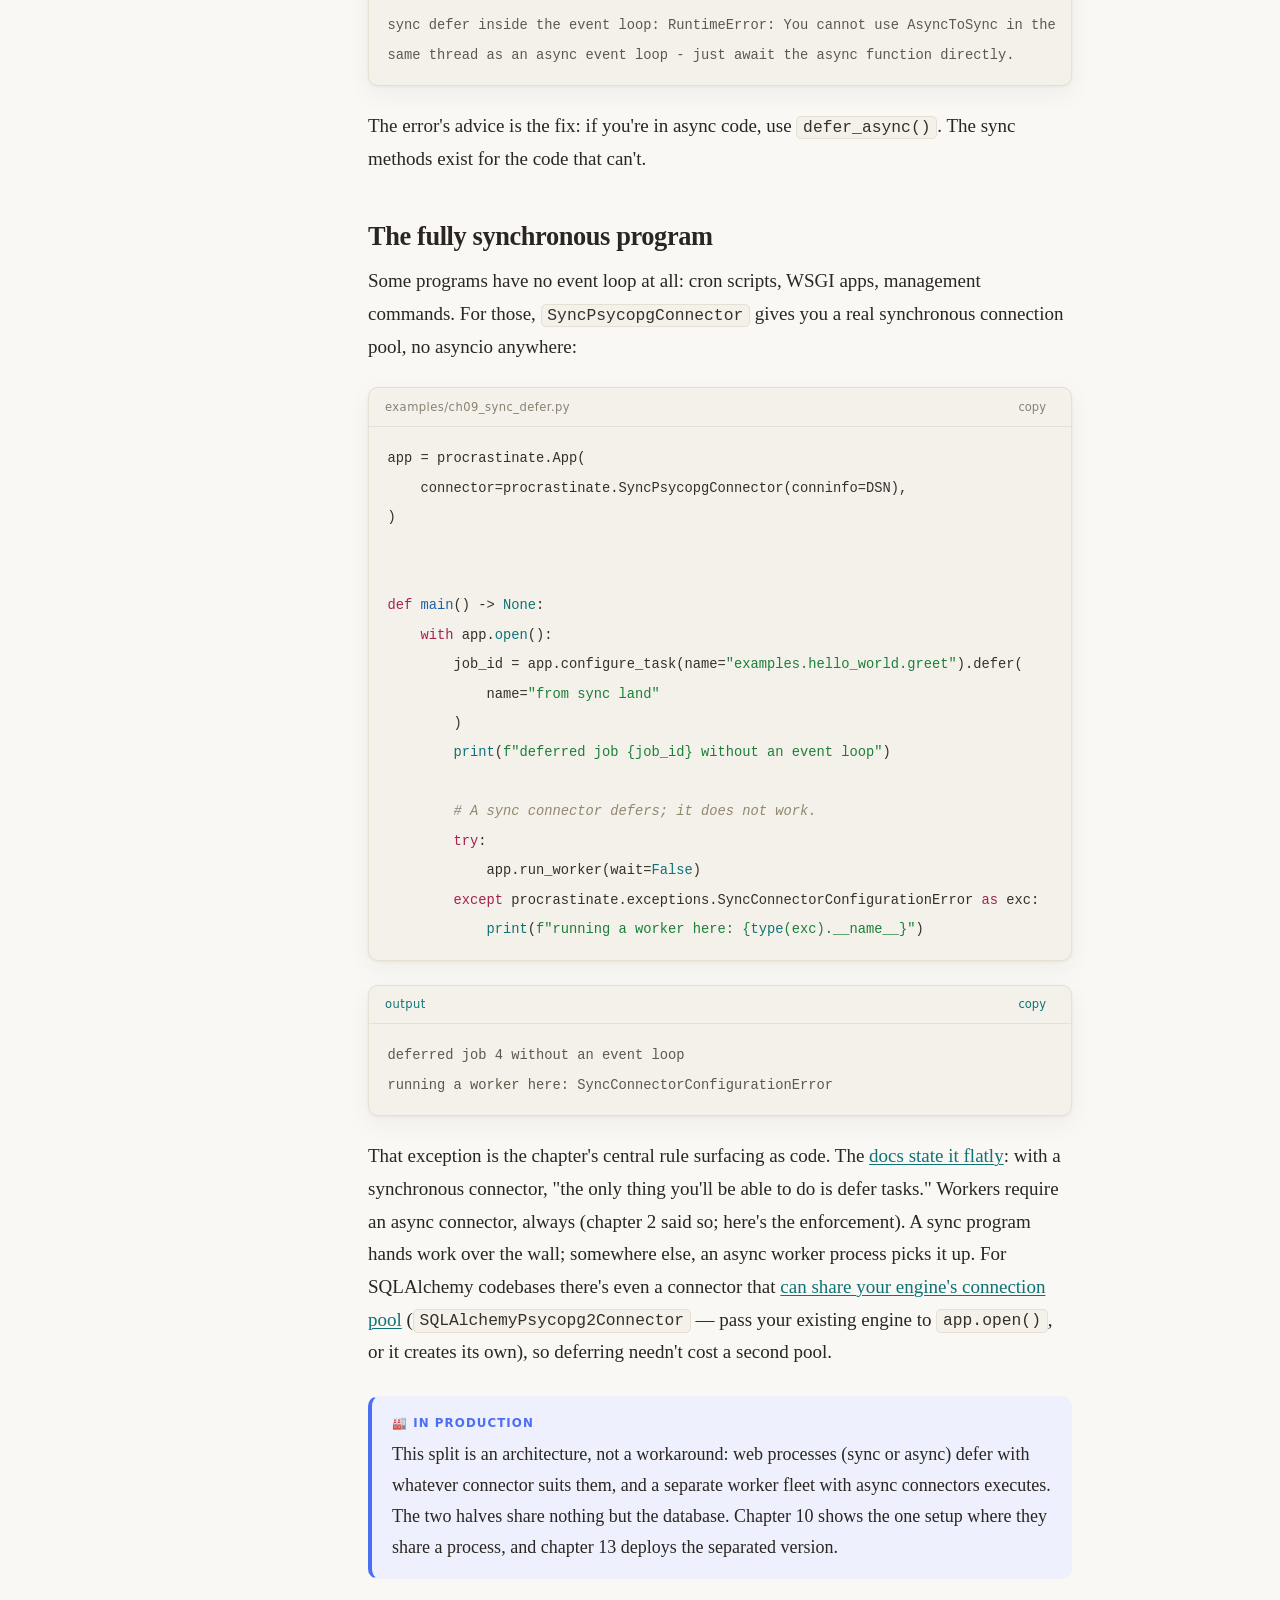
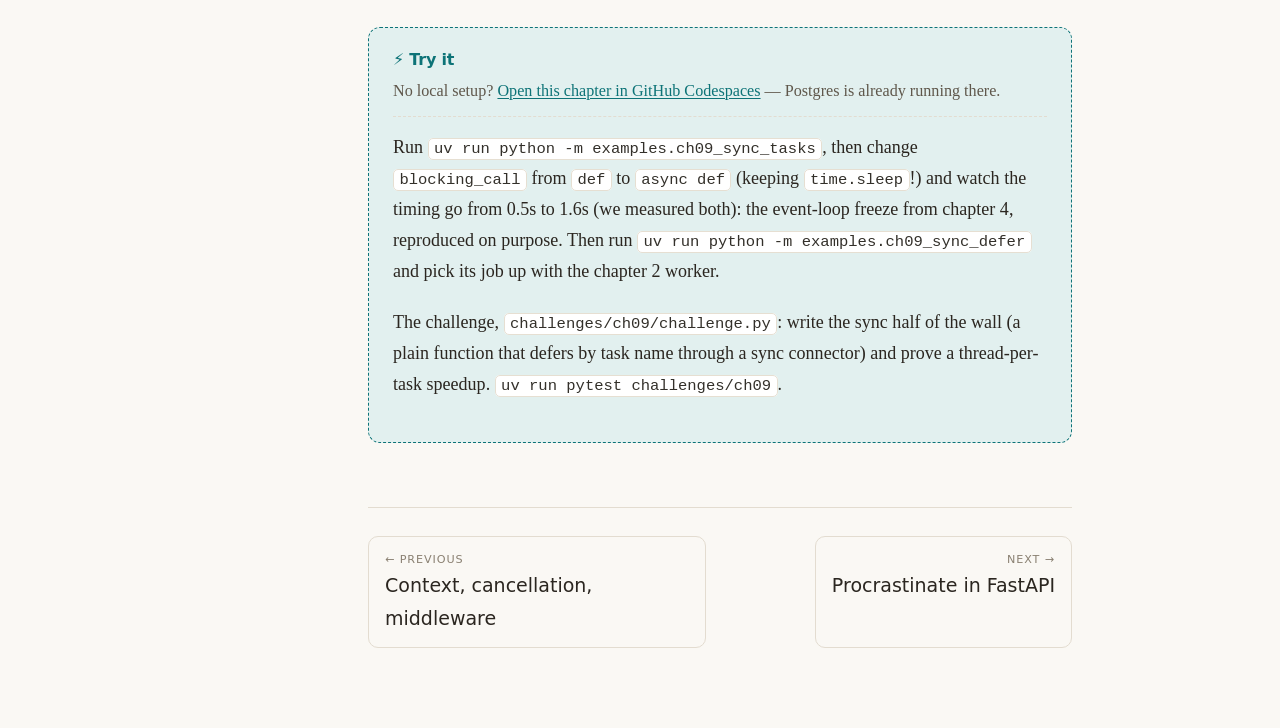
<file: book/chapters/ch09.html>
<!DOCTYPE html>
<html lang="en">
<head>
<meta charset="utf-8">
<meta name="viewport" content="width=device-width, initial-scale=1">
<title>Ch 9 · Sync and async together — Procrastinate: Task Queues on Postgres</title>
<meta name="description" content="Sync connectors, deferring from synchronous code, and the RuntimeError waiting for you at the boundary. Chapter 9 of Procrastinate: Task Queues on Postgres, Part III · Sync and the web.">
<meta name="keywords" content="procrastinate, python task queue, postgresql task queue, background jobs, celery alternative, distributed task processing, LISTEN NOTIFY, fastapi background tasks, aws ecs workers">
<meta name="author" content="Adam Smith">
<meta name="robots" content="index, follow">
<link rel="canonical" href="https://adamontherun.github.io/procrastinate-course/chapters/ch09.html">

<meta property="og:type" content="article">
<meta property="og:site_name" content="Procrastinate: Task Queues on Postgres">
<meta property="og:title" content="Ch 9 · Sync and async together — Procrastinate: Task Queues on Postgres">
<meta property="og:description" content="Sync connectors, deferring from synchronous code, and the RuntimeError waiting for you at the boundary. Chapter 9 of Procrastinate: Task Queues on Postgres, Part III · Sync and the web.">
<meta property="og:url" content="https://adamontherun.github.io/procrastinate-course/chapters/ch09.html">
<meta property="og:image" content="https://adamontherun.github.io/procrastinate-course/assets/screenshots/homepage.png">
<meta property="og:image:width" content="1200">
<meta property="og:image:height" content="862">

<meta name="twitter:card" content="summary_large_image">
<meta name="twitter:title" content="Ch 9 · Sync and async together — Procrastinate: Task Queues on Postgres">
<meta name="twitter:description" content="Sync connectors, deferring from synchronous code, and the RuntimeError waiting for you at the boundary. Chapter 9 of Procrastinate: Task Queues on Postgres, Part III · Sync and the web.">
<meta name="twitter:image" content="https://adamontherun.github.io/procrastinate-course/assets/screenshots/homepage.png">
<meta name="theme-color" content="#b45309">
<script>document.documentElement.dataset.theme=localStorage.getItem("book-theme")||(matchMedia("(prefers-color-scheme: dark)").matches?"dark":"light");</script>
<link rel="stylesheet" href="../assets/style.css">
<script type="application/ld+json">
{
  "@context": "https://schema.org",
  "@type": "Chapter",
  "position": 9,
  "name": "Sync and async together",
  "description": "Sync connectors, deferring from synchronous code, and the RuntimeError waiting for you at the boundary.",
  "url": "https://adamontherun.github.io/procrastinate-course/chapters/ch09.html",
  "image": "https://adamontherun.github.io/procrastinate-course/assets/screenshots/homepage.png",
  "inLanguage": "en",
  "isPartOf": {"@type": "Course", "name": "Procrastinate: Task Queues on Postgres", "url": "https://adamontherun.github.io/procrastinate-course/"},
  "previousItem": "https://adamontherun.github.io/procrastinate-course/chapters/ch08.html",
  "nextItem": "https://adamontherun.github.io/procrastinate-course/chapters/ch10.html"
}
</script>
</head>
<body>
<div class="book">

  <aside class="sidebar">
    <a class="brand" href="../index.html">Procrastinate <span class="accent">on Postgres</span></a>
    <p class="tagline">A hands-on course on Python's Postgres-native task queue</p>

    <div class="sidebar-links">
      <a class="codespace-link" href="https://codespaces.new/adamontherun/procrastinate-course" target="_blank" rel="noopener">&#9654; Launch Codespace</a>
      <a class="repo-link" href="https://github.com/adamontherun/procrastinate-course" target="_blank" rel="noopener">GitHub repo &#8599;</a>
    </div>

    <nav aria-label="Chapters">
      <p class="part-label">Part I · Foundations</p>
      <ol>
        <li><a href="ch01.html"><span class="ch-num">1</span>Why a task queue — and why Postgres</a></li>
        <li><a href="ch02.html"><span class="ch-num">2</span>Setup: your first job, end to end</a></li>
        <li><a href="ch03.html"><span class="ch-num">3</span>Defining and deferring tasks</a></li>
        <li><a href="ch04.html"><span class="ch-num">4</span>Workers up close</a></li>
      </ol>
      <p class="part-label">Part II · Controlling execution</p>
      <ol>
        <li><a href="ch05.html"><span class="ch-num">5</span>Retries and failure</a></li>
        <li><a href="ch06.html"><span class="ch-num">6</span>Scheduling: later and every hour</a></li>
        <li><a href="ch07.html"><span class="ch-num">7</span>Locks, queueing locks, priorities</a></li>
        <li><a href="ch08.html"><span class="ch-num">8</span>Context, cancellation, middleware</a></li>
      </ol>
      <p class="part-label">Part III · Sync and the web</p>
      <ol>
        <li><a href="ch09.html" class="current"><span class="ch-num">9</span>Sync and async together</a></li>
        <li><a href="ch10.html"><span class="ch-num">10</span>Procrastinate in FastAPI</a></li>
      </ol>
      <p class="part-label">Part IV · Production</p>
      <ol>
        <li><a href="ch11.html"><span class="ch-num">11</span>Testing your tasks</a></li>
        <li><a href="ch12.html"><span class="ch-num">12</span>Operating in production</a></li>
        <li><a href="ch13.html"><span class="ch-num">13</span>Deploying workers on AWS ECS</a></li>
      </ol>
    </nav>
    <button class="theme-toggle" type="button">☾ Dark mode</button>
  </aside>

  <button class="menu-btn" type="button" aria-label="Toggle chapter list">☰ Chapters</button>

  <main>
    <article>
      <p class="kicker">Chapter 9 · Part III — Sync and the web</p>
      <h1>Sync and async together</h1>
      <p class="lede">
        Procrastinate is async at heart, and honest about why: a task queue has
        to call your code, so the worker must speak your code's dialect. But
        most codebases aren't purely one or the other, and the library meets
        them where they are: sync task functions, sync deferring, sync
        connectors. Each accommodation has a boundary, and this chapter maps
        where the boundaries actually run.
      </p>

      <h2>Sync tasks run in threads</h2>
      <p>
        You've been able to write <code>def</code> tasks since chapter 3; here's
        what that choice buys. The
        <a href="https://procrastinate.readthedocs.io/en/stable/discussions.html" target="_blank" rel="noopener">design discussion</a>
        explains the machinery: sync tasks run through
        <code>asgiref.sync.sync_to_async</code>, each on a thread from a
        shared pool (concurrent tasks get separate threads; idle threads get
        reused), so a blocking call doesn't freeze the worker's event loop
        the way it would inside an async task (chapter 4's gotcha). The thread names are right
        there in the output:
      </p>

      <figure class="codeblock">
        <figcaption class="code-label">examples/ch09_sync_tasks.py (excerpt)</figcaption>
        <pre><code class="language-python">@app.task
def blocking_call(n: int) -> None:
    time.sleep(0.5)
    print(f"  [blocking_call] {n} ran on thread {threading.current_thread().name!r}")</code></pre>
      </figure>

      <figure class="codeblock sql-echo">
        <figcaption class="code-label">output</figcaption>
        <pre><code class="language-text">  [blocking_call] 0 ran on thread 'asyncio_0'
  [blocking_call] 1 ran on thread 'asyncio_1'
  [blocking_call] 2 ran on thread 'asyncio_2'
3 blocking half-second tasks, concurrency=3: 0.5s</code></pre>
      </figure>

      <p>
        Three <code>time.sleep(0.5)</code> calls, three threads, half a second
        total. This is the correct home for blocking HTTP clients, file I/O,
        and libraries that were never taught <code>await</code>. The flip side:
        threads mean the usual thread-safety rules apply to anything the tasks
        share, and Python's GIL still serializes CPU-bound work, so this trick
        parallelizes <em>waiting</em>, not computation.
      </p>

      <h2>Deferring from sync code</h2>
      <p>
        Every defer method has a sync twin (<code>defer()</code> for
        <code>defer_async()</code>, and so on), and the
        <a href="https://procrastinate.readthedocs.io/en/stable/howto/advanced/sync_defer.html" target="_blank" rel="noopener">sync-defer guide</a>
        describes what happens underneath: an async connector conjures a
        synchronous counterpart for those calls. But there's a boundary with a
        sharp edge. Sync methods on an opened async app only work from truly
        synchronous territory, like inside a sync job's thread. Call one from
        code that's actually running on the event loop and you get this,
        captured live:
      </p>

      <figure class="codeblock sql-echo">
        <figcaption class="code-label">output</figcaption>
        <pre><code class="language-text">sync defer inside the event loop: RuntimeError: You cannot use AsyncToSync in the
same thread as an async event loop - just await the async function directly.</code></pre>
      </figure>

      <p>
        The error's advice is the fix: if you're in async code, use
        <code>defer_async()</code>. The sync methods exist for the code that
        can't.
      </p>

      <h2>The fully synchronous program</h2>
      <p>
        Some programs have no event loop at all: cron scripts, WSGI apps,
        management commands. For those,
        <code>SyncPsycopgConnector</code> gives you a real synchronous
        connection pool, no asyncio anywhere:
      </p>

      <figure class="codeblock">
        <figcaption class="code-label">examples/ch09_sync_defer.py</figcaption>
        <pre><code class="language-python">app = procrastinate.App(
    connector=procrastinate.SyncPsycopgConnector(conninfo=DSN),
)


def main() -> None:
    with app.open():
        job_id = app.configure_task(name="examples.hello_world.greet").defer(
            name="from sync land"
        )
        print(f"deferred job {job_id} without an event loop")

        # A sync connector defers; it does not work.
        try:
            app.run_worker(wait=False)
        except procrastinate.exceptions.SyncConnectorConfigurationError as exc:
            print(f"running a worker here: {type(exc).__name__}")</code></pre>
      </figure>

      <figure class="codeblock sql-echo">
        <figcaption class="code-label">output</figcaption>
        <pre><code class="language-text">deferred job 4 without an event loop
running a worker here: SyncConnectorConfigurationError</code></pre>
      </figure>

      <p>
        That exception is the chapter's central rule surfacing as code. The
        <a href="https://procrastinate.readthedocs.io/en/stable/howto/advanced/sync_defer.html" target="_blank" rel="noopener">docs state it flatly</a>:
        with a synchronous connector, "the only thing you'll be able to do is
        defer tasks." Workers require an async connector, always (chapter 2
        said so; here's the enforcement). A sync program hands work over the
        wall; somewhere else, an async worker process picks it up. For
        SQLAlchemy codebases there's even a connector that
        <a href="https://procrastinate.readthedocs.io/en/stable/howto/advanced/sync_defer.html" target="_blank" rel="noopener">can share your engine's connection pool</a>
        (<code>SQLAlchemyPsycopg2Connector</code> — pass your existing engine
        to <code>app.open()</code>, or it creates its own), so deferring
        needn't cost a second pool.
      </p>

      <aside class="callout production">
        <span class="callout-title">🏭 In production</span>
        <p>
          This split is an architecture, not a workaround: web processes (sync
          or async) defer with whatever connector suits them, and a separate
          worker fleet with async connectors executes. The two halves share
          nothing but the database. Chapter 10 shows the one setup where they
          share a process, and chapter 13 deploys the separated version.
        </p>
      </aside>

      <div class="tryit">
        <h3>⚡ Try it</h3>
        <p class="tryit-env">
          No local setup? <a href="https://codespaces.new/adamontherun/procrastinate-course" target="_blank" rel="noopener">Open this chapter in GitHub Codespaces</a> — Postgres is already running there.
        </p>
        <p>
          Run <code>uv run python -m examples.ch09_sync_tasks</code>, then
          change <code>blocking_call</code> from <code>def</code> to
          <code>async def</code> (keeping <code>time.sleep</code>!) and watch
          the timing go from 0.5s to 1.6s (we measured both): the event-loop
          freeze from chapter 4, reproduced on purpose. Then run
          <code>uv run python -m examples.ch09_sync_defer</code> and pick its
          job up with the chapter 2 worker.
        </p>
        <p>
          The challenge, <code>challenges/ch09/challenge.py</code>: write the
          sync half of the wall (a plain function that defers by task name
          through a sync connector) and prove a thread-per-task speedup.
          <code>uv run pytest challenges/ch09</code>.
        </p>
      </div>

      <nav class="chapter-nav">
        <a href="ch08.html"><span class="dir">← Previous</span>Context, cancellation, middleware</a>
        <a class="next" href="ch10.html"><span class="dir">Next →</span>Procrastinate in FastAPI</a>
      </nav>
    </article>
  </main>
</div>
<script src="../assets/vendor/highlight.min.js"></script>
<script src="../assets/book.js"></script>
</body>
</html>
</file>
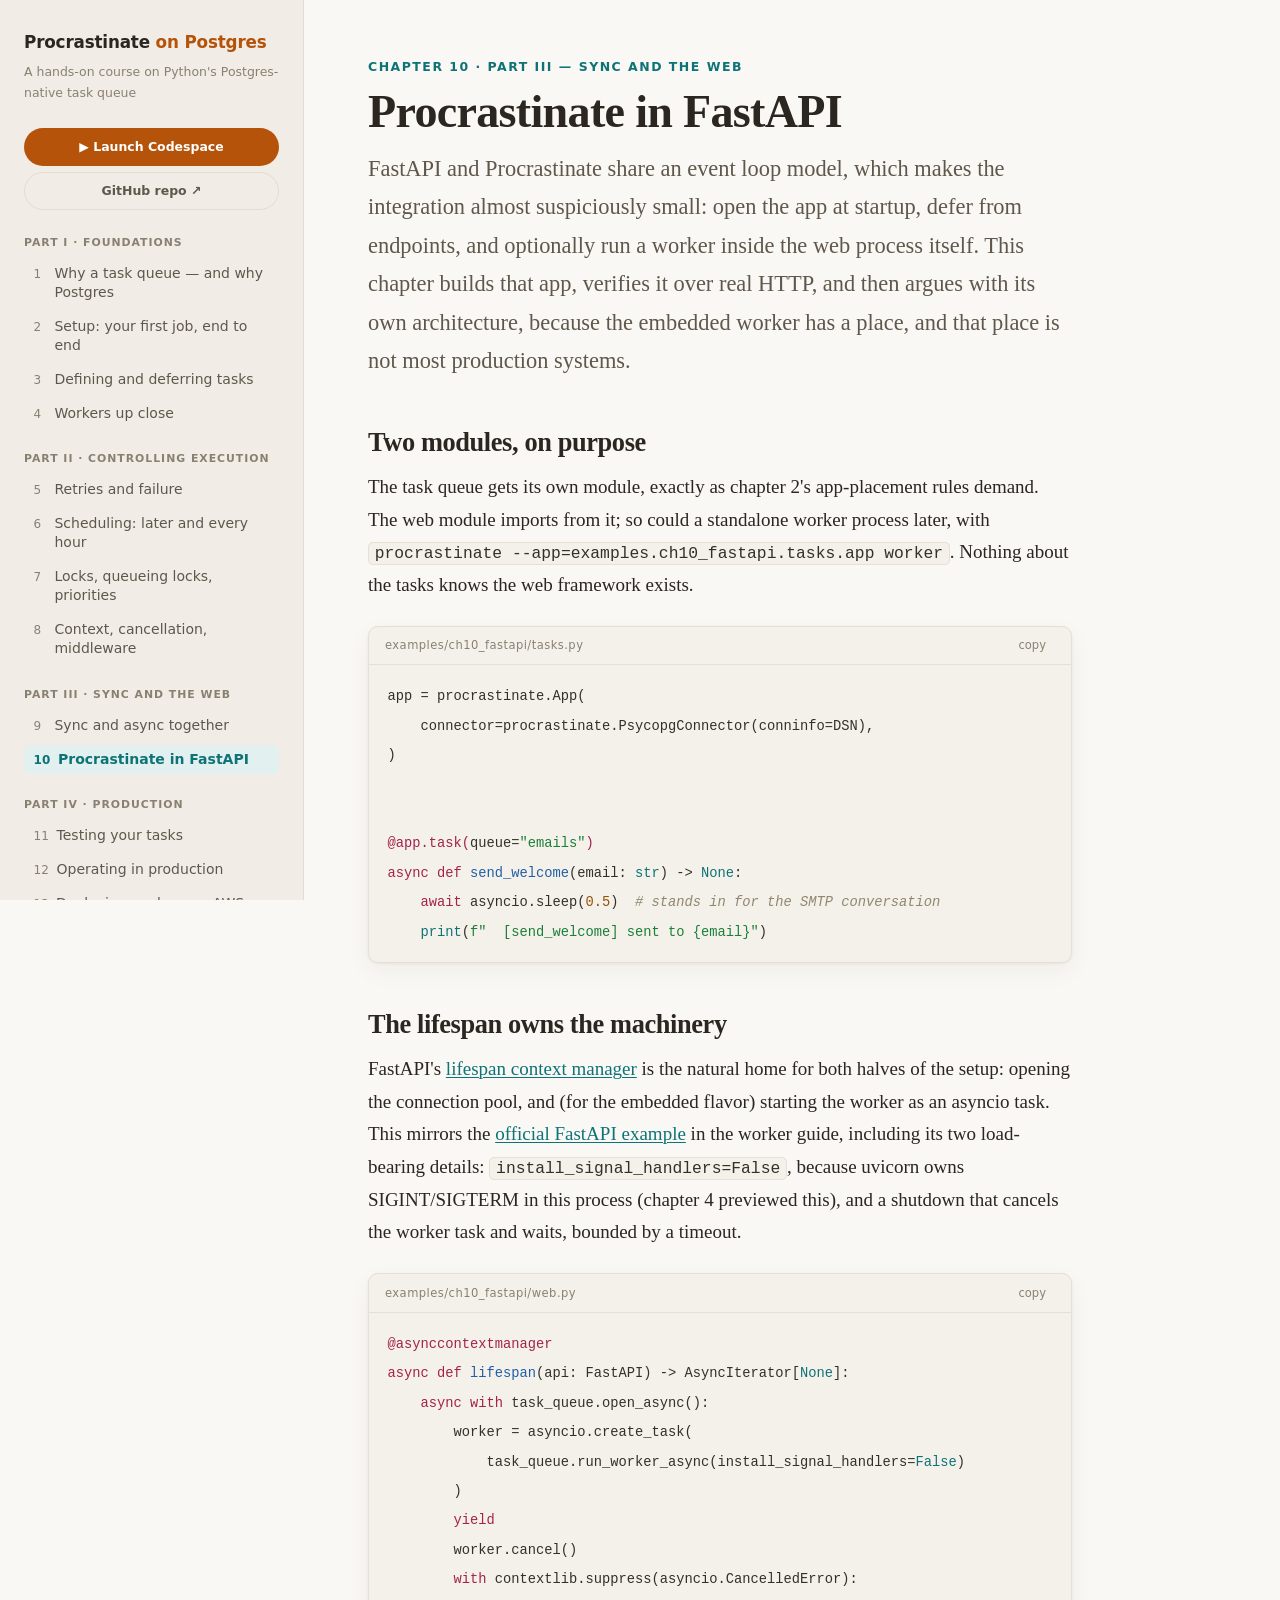
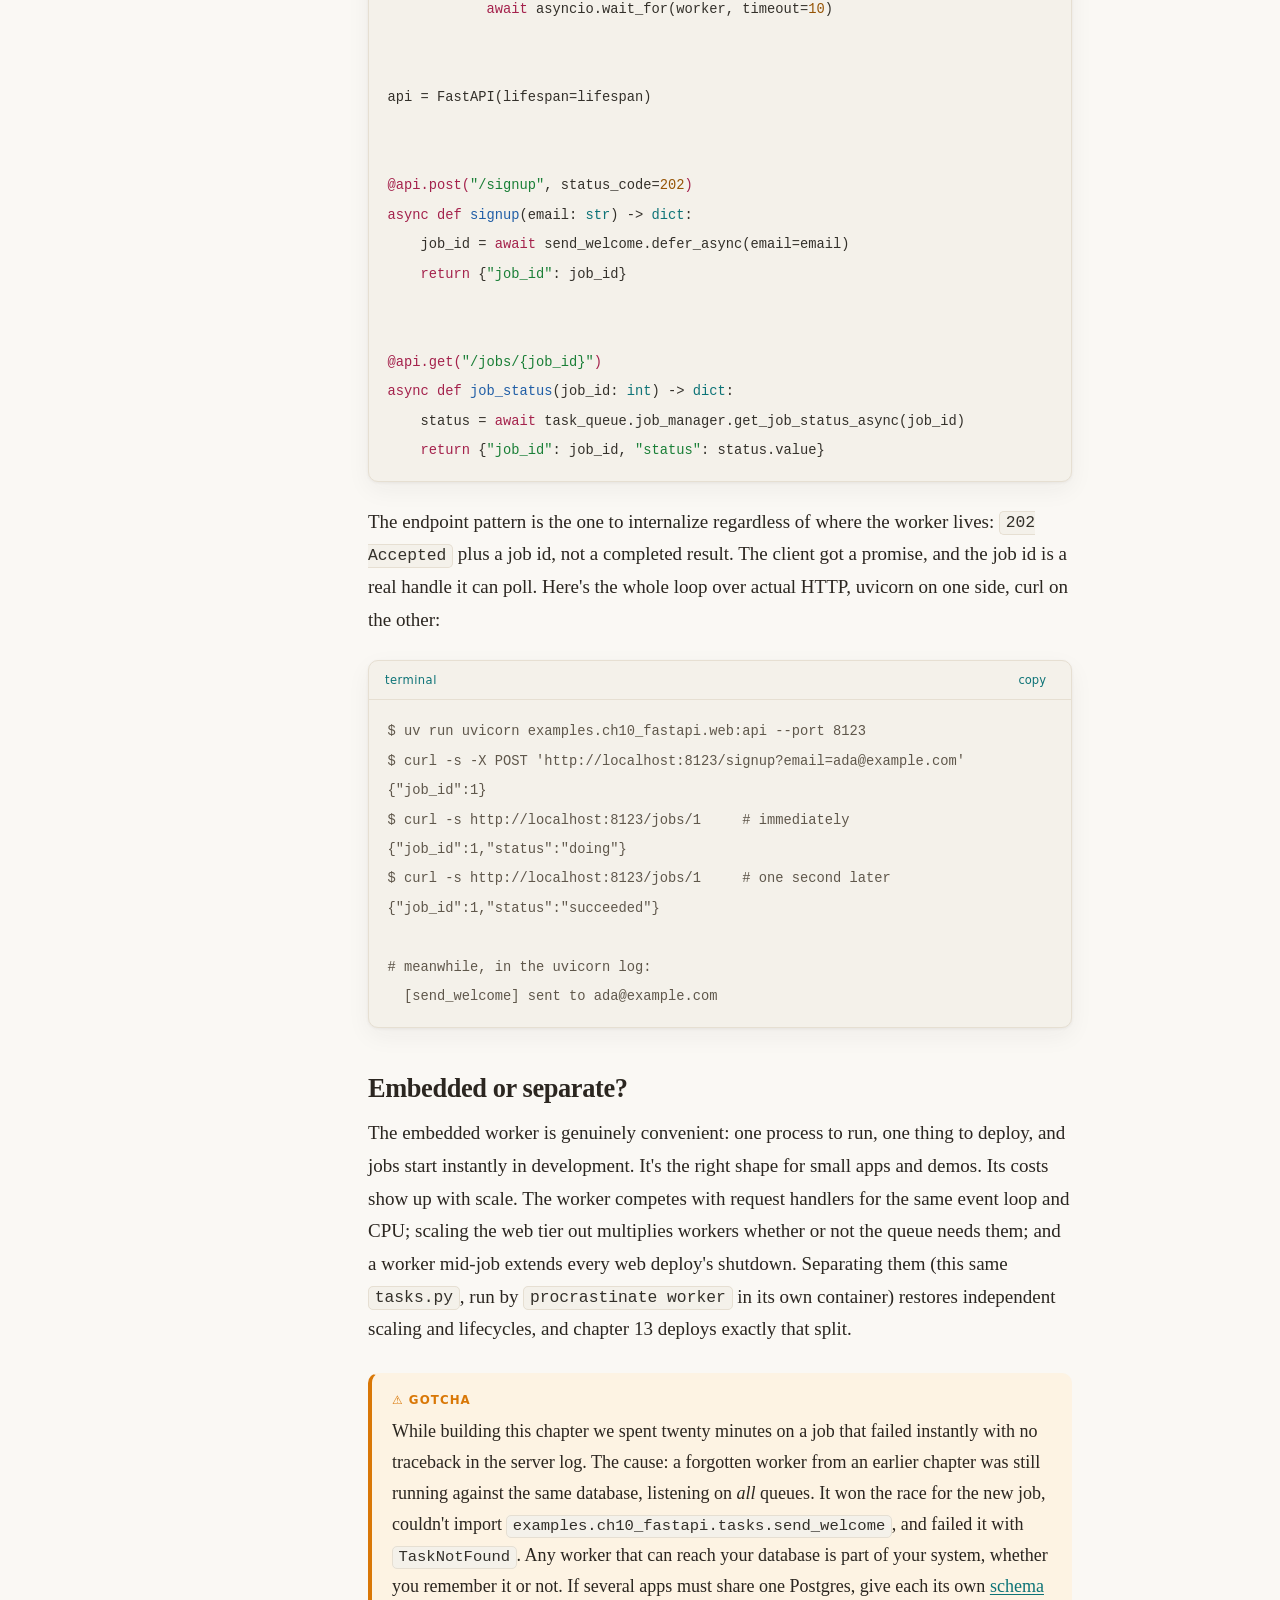
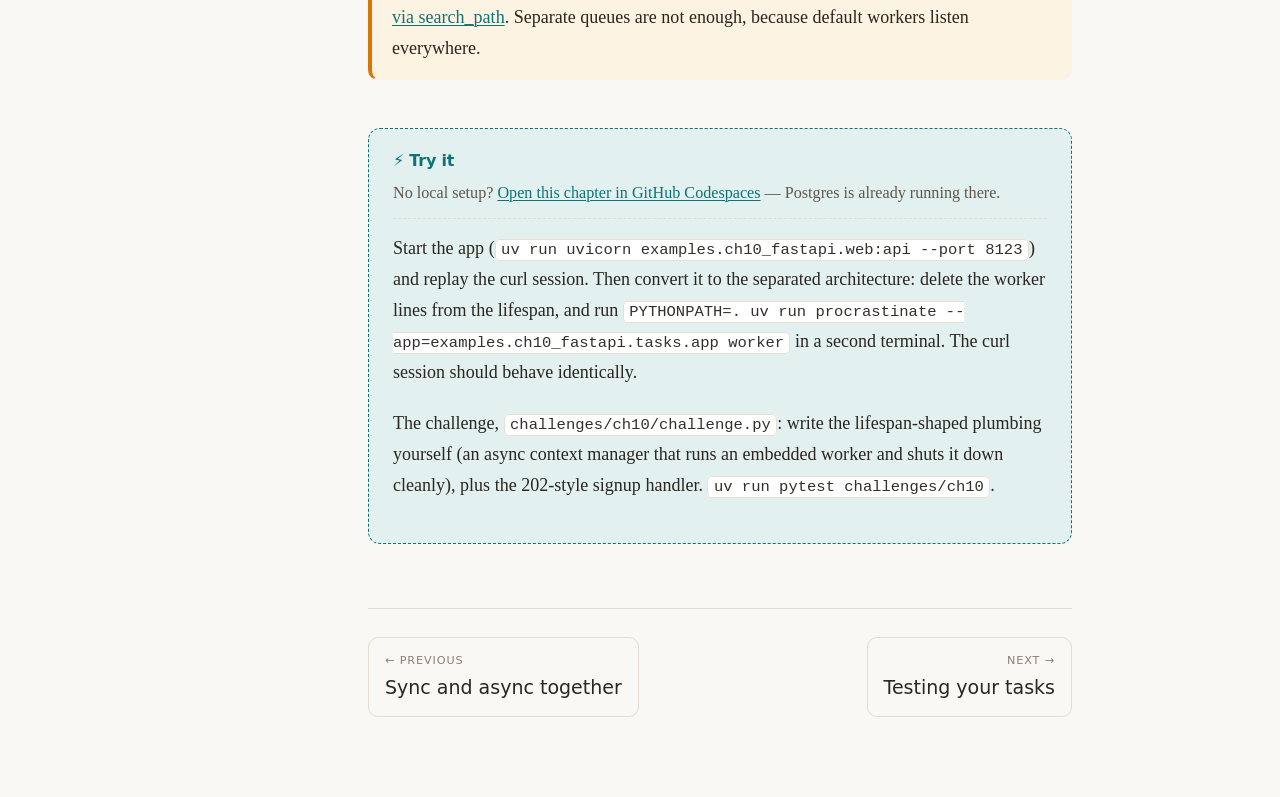
<file: book/chapters/ch10.html>
<!DOCTYPE html>
<html lang="en">
<head>
<meta charset="utf-8">
<meta name="viewport" content="width=device-width, initial-scale=1">
<title>Ch 10 · Procrastinate in FastAPI — Procrastinate: Task Queues on Postgres</title>
<meta name="description" content="Defer jobs from endpoints, embed a worker in the lifespan — and why production usually wants a separate worker process. Chapter 10 of Procrastinate: Task Queues on Postgres, Part III · Sync and the web.">
<meta name="keywords" content="procrastinate, python task queue, postgresql task queue, background jobs, celery alternative, distributed task processing, LISTEN NOTIFY, fastapi background tasks, aws ecs workers">
<meta name="author" content="Adam Smith">
<meta name="robots" content="index, follow">
<link rel="canonical" href="https://adamontherun.github.io/procrastinate-course/chapters/ch10.html">

<meta property="og:type" content="article">
<meta property="og:site_name" content="Procrastinate: Task Queues on Postgres">
<meta property="og:title" content="Ch 10 · Procrastinate in FastAPI — Procrastinate: Task Queues on Postgres">
<meta property="og:description" content="Defer jobs from endpoints, embed a worker in the lifespan — and why production usually wants a separate worker process. Chapter 10 of Procrastinate: Task Queues on Postgres, Part III · Sync and the web.">
<meta property="og:url" content="https://adamontherun.github.io/procrastinate-course/chapters/ch10.html">
<meta property="og:image" content="https://adamontherun.github.io/procrastinate-course/assets/screenshots/homepage.png">
<meta property="og:image:width" content="1200">
<meta property="og:image:height" content="862">

<meta name="twitter:card" content="summary_large_image">
<meta name="twitter:title" content="Ch 10 · Procrastinate in FastAPI — Procrastinate: Task Queues on Postgres">
<meta name="twitter:description" content="Defer jobs from endpoints, embed a worker in the lifespan — and why production usually wants a separate worker process. Chapter 10 of Procrastinate: Task Queues on Postgres, Part III · Sync and the web.">
<meta name="twitter:image" content="https://adamontherun.github.io/procrastinate-course/assets/screenshots/homepage.png">
<meta name="theme-color" content="#b45309">
<script>document.documentElement.dataset.theme=localStorage.getItem("book-theme")||(matchMedia("(prefers-color-scheme: dark)").matches?"dark":"light");</script>
<link rel="stylesheet" href="../assets/style.css">
<script type="application/ld+json">
{
  "@context": "https://schema.org",
  "@type": "Chapter",
  "position": 10,
  "name": "Procrastinate in FastAPI",
  "description": "Defer jobs from endpoints, embed a worker in the lifespan — and why production usually wants a separate worker process.",
  "url": "https://adamontherun.github.io/procrastinate-course/chapters/ch10.html",
  "image": "https://adamontherun.github.io/procrastinate-course/assets/screenshots/homepage.png",
  "inLanguage": "en",
  "isPartOf": {"@type": "Course", "name": "Procrastinate: Task Queues on Postgres", "url": "https://adamontherun.github.io/procrastinate-course/"},
  "previousItem": "https://adamontherun.github.io/procrastinate-course/chapters/ch09.html",
  "nextItem": "https://adamontherun.github.io/procrastinate-course/chapters/ch11.html"
}
</script>
</head>
<body>
<div class="book">

  <aside class="sidebar">
    <a class="brand" href="../index.html">Procrastinate <span class="accent">on Postgres</span></a>
    <p class="tagline">A hands-on course on Python's Postgres-native task queue</p>

    <div class="sidebar-links">
      <a class="codespace-link" href="https://codespaces.new/adamontherun/procrastinate-course" target="_blank" rel="noopener">&#9654; Launch Codespace</a>
      <a class="repo-link" href="https://github.com/adamontherun/procrastinate-course" target="_blank" rel="noopener">GitHub repo &#8599;</a>
    </div>

    <nav aria-label="Chapters">
      <p class="part-label">Part I · Foundations</p>
      <ol>
        <li><a href="ch01.html"><span class="ch-num">1</span>Why a task queue — and why Postgres</a></li>
        <li><a href="ch02.html"><span class="ch-num">2</span>Setup: your first job, end to end</a></li>
        <li><a href="ch03.html"><span class="ch-num">3</span>Defining and deferring tasks</a></li>
        <li><a href="ch04.html"><span class="ch-num">4</span>Workers up close</a></li>
      </ol>
      <p class="part-label">Part II · Controlling execution</p>
      <ol>
        <li><a href="ch05.html"><span class="ch-num">5</span>Retries and failure</a></li>
        <li><a href="ch06.html"><span class="ch-num">6</span>Scheduling: later and every hour</a></li>
        <li><a href="ch07.html"><span class="ch-num">7</span>Locks, queueing locks, priorities</a></li>
        <li><a href="ch08.html"><span class="ch-num">8</span>Context, cancellation, middleware</a></li>
      </ol>
      <p class="part-label">Part III · Sync and the web</p>
      <ol>
        <li><a href="ch09.html"><span class="ch-num">9</span>Sync and async together</a></li>
        <li><a href="ch10.html" class="current"><span class="ch-num">10</span>Procrastinate in FastAPI</a></li>
      </ol>
      <p class="part-label">Part IV · Production</p>
      <ol>
        <li><a href="ch11.html"><span class="ch-num">11</span>Testing your tasks</a></li>
        <li><a href="ch12.html"><span class="ch-num">12</span>Operating in production</a></li>
        <li><a href="ch13.html"><span class="ch-num">13</span>Deploying workers on AWS ECS</a></li>
      </ol>
    </nav>
    <button class="theme-toggle" type="button">☾ Dark mode</button>
  </aside>

  <button class="menu-btn" type="button" aria-label="Toggle chapter list">☰ Chapters</button>

  <main>
    <article>
      <p class="kicker">Chapter 10 · Part III — Sync and the web</p>
      <h1>Procrastinate in FastAPI</h1>
      <p class="lede">
        FastAPI and Procrastinate share an event loop model, which makes the
        integration almost suspiciously small: open the app at startup, defer
        from endpoints, and optionally run a worker inside the web process
        itself. This chapter builds that app, verifies it over real HTTP, and
        then argues with its own architecture, because the embedded worker has
        a place, and that place is not most production systems.
      </p>

      <h2>Two modules, on purpose</h2>
      <p>
        The task queue gets its own module, exactly as chapter 2's
        app-placement rules demand. The web module imports from it; so could a
        standalone worker process later, with
        <code>procrastinate --app=examples.ch10_fastapi.tasks.app worker</code>.
        Nothing about the tasks knows the web framework exists.
      </p>

      <figure class="codeblock">
        <figcaption class="code-label">examples/ch10_fastapi/tasks.py</figcaption>
        <pre><code class="language-python">app = procrastinate.App(
    connector=procrastinate.PsycopgConnector(conninfo=DSN),
)


@app.task(queue="emails")
async def send_welcome(email: str) -> None:
    await asyncio.sleep(0.5)  # stands in for the SMTP conversation
    print(f"  [send_welcome] sent to {email}")</code></pre>
      </figure>

      <h2>The lifespan owns the machinery</h2>
      <p>
        FastAPI's
        <a href="https://fastapi.tiangolo.com/advanced/events/" target="_blank" rel="noopener">lifespan context manager</a>
        is the natural home for both halves of the setup: opening the
        connection pool, and (for the embedded flavor) starting the worker as
        an asyncio task. This mirrors the
        <a href="https://procrastinate.readthedocs.io/en/stable/howto/basics/worker.html" target="_blank" rel="noopener">official FastAPI example</a>
        in the worker guide, including its two load-bearing details:
        <code>install_signal_handlers=False</code>, because uvicorn owns
        SIGINT/SIGTERM in this process (chapter 4 previewed this), and a
        shutdown that cancels the worker task and waits, bounded by a timeout.
      </p>

      <figure class="codeblock">
        <figcaption class="code-label">examples/ch10_fastapi/web.py</figcaption>
        <pre><code class="language-python">@asynccontextmanager
async def lifespan(api: FastAPI) -> AsyncIterator[None]:
    async with task_queue.open_async():
        worker = asyncio.create_task(
            task_queue.run_worker_async(install_signal_handlers=False)
        )
        yield
        worker.cancel()
        with contextlib.suppress(asyncio.CancelledError):
            await asyncio.wait_for(worker, timeout=10)


api = FastAPI(lifespan=lifespan)


@api.post("/signup", status_code=202)
async def signup(email: str) -> dict:
    job_id = await send_welcome.defer_async(email=email)
    return {"job_id": job_id}


@api.get("/jobs/{job_id}")
async def job_status(job_id: int) -> dict:
    status = await task_queue.job_manager.get_job_status_async(job_id)
    return {"job_id": job_id, "status": status.value}</code></pre>
      </figure>

      <p>
        The endpoint pattern is the one to internalize regardless of where the
        worker lives: <code>202 Accepted</code> plus a job id, not a completed
        result. The client got a promise, and the job id is a real handle it
        can poll. Here's the whole loop over actual HTTP, uvicorn on one side,
        curl on the other:
      </p>

      <figure class="codeblock sql-echo">
        <figcaption class="code-label">terminal</figcaption>
        <pre><code class="language-text">$ uv run uvicorn examples.ch10_fastapi.web:api --port 8123
$ curl -s -X POST 'http://localhost:8123/signup?email=ada@example.com'
{"job_id":1}
$ curl -s http://localhost:8123/jobs/1     # immediately
{"job_id":1,"status":"doing"}
$ curl -s http://localhost:8123/jobs/1     # one second later
{"job_id":1,"status":"succeeded"}

# meanwhile, in the uvicorn log:
  [send_welcome] sent to ada@example.com</code></pre>
      </figure>

      <h2>Embedded or separate?</h2>
      <p>
        The embedded worker is genuinely convenient: one process to run, one
        thing to deploy, and jobs start instantly in development. It's the
        right shape for small apps and demos. Its costs show up with scale.
        The worker competes with request handlers for the same event loop and
        CPU; scaling the web tier out multiplies workers whether or not the
        queue needs them; and a worker mid-job extends every web deploy's
        shutdown. Separating them (this same <code>tasks.py</code>, run by
        <code>procrastinate worker</code> in its own container) restores
        independent scaling and lifecycles, and chapter 13 deploys exactly
        that split.
      </p>

      <aside class="callout gotcha">
        <span class="callout-title">⚠ Gotcha</span>
        <p>
          While building this chapter we spent twenty minutes on a job that
          failed instantly with no traceback in the server log. The cause: a
          forgotten worker from an earlier chapter was still running against
          the same database, listening on <em>all</em> queues. It won the race
          for the new job, couldn't import
          <code>examples.ch10_fastapi.tasks.send_welcome</code>, and failed it
          with <code>TaskNotFound</code>. Any worker that can reach your
          database is part of your system, whether you remember it or not. If
          several apps must share one Postgres, give each its own
          <a href="https://procrastinate.readthedocs.io/en/stable/howto/production/schema.html" target="_blank" rel="noopener">schema via search_path</a>.
          Separate queues are not enough, because default workers listen
          everywhere.
        </p>
      </aside>

      <div class="tryit">
        <h3>⚡ Try it</h3>
        <p class="tryit-env">
          No local setup? <a href="https://codespaces.new/adamontherun/procrastinate-course" target="_blank" rel="noopener">Open this chapter in GitHub Codespaces</a> — Postgres is already running there.
        </p>
        <p>
          Start the app (<code>uv run uvicorn examples.ch10_fastapi.web:api --port 8123</code>)
          and replay the curl session. Then convert it to the separated
          architecture: delete the worker lines from the lifespan, and run
          <code>PYTHONPATH=. uv run procrastinate --app=examples.ch10_fastapi.tasks.app worker</code>
          in a second terminal. The curl session should behave identically.
        </p>
        <p>
          The challenge, <code>challenges/ch10/challenge.py</code>: write the
          lifespan-shaped plumbing yourself (an async context manager that
          runs an embedded worker and shuts it down cleanly), plus the
          202-style signup handler. <code>uv run pytest challenges/ch10</code>.
        </p>
      </div>

      <nav class="chapter-nav">
        <a href="ch09.html"><span class="dir">← Previous</span>Sync and async together</a>
        <a class="next" href="ch11.html"><span class="dir">Next →</span>Testing your tasks</a>
      </nav>
    </article>
  </main>
</div>
<script src="../assets/vendor/highlight.min.js"></script>
<script src="../assets/book.js"></script>
</body>
</html>
</file>
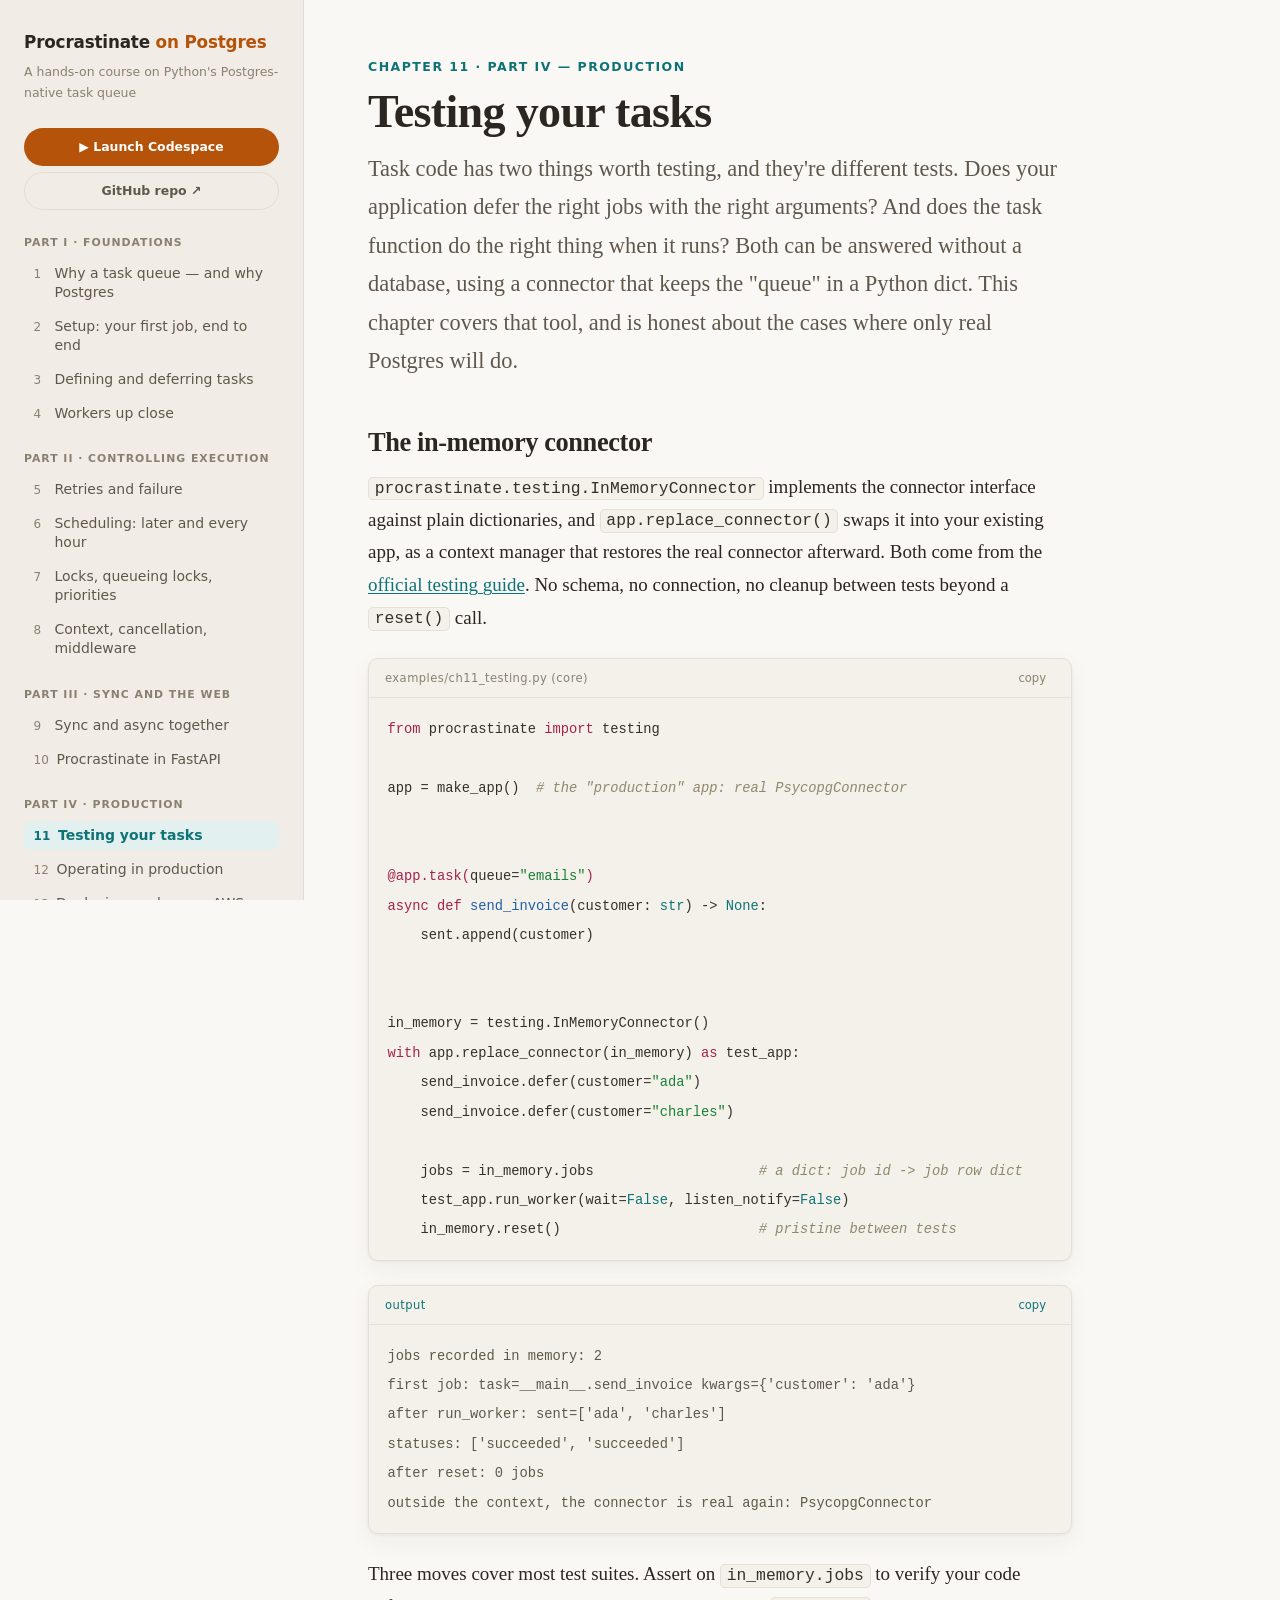
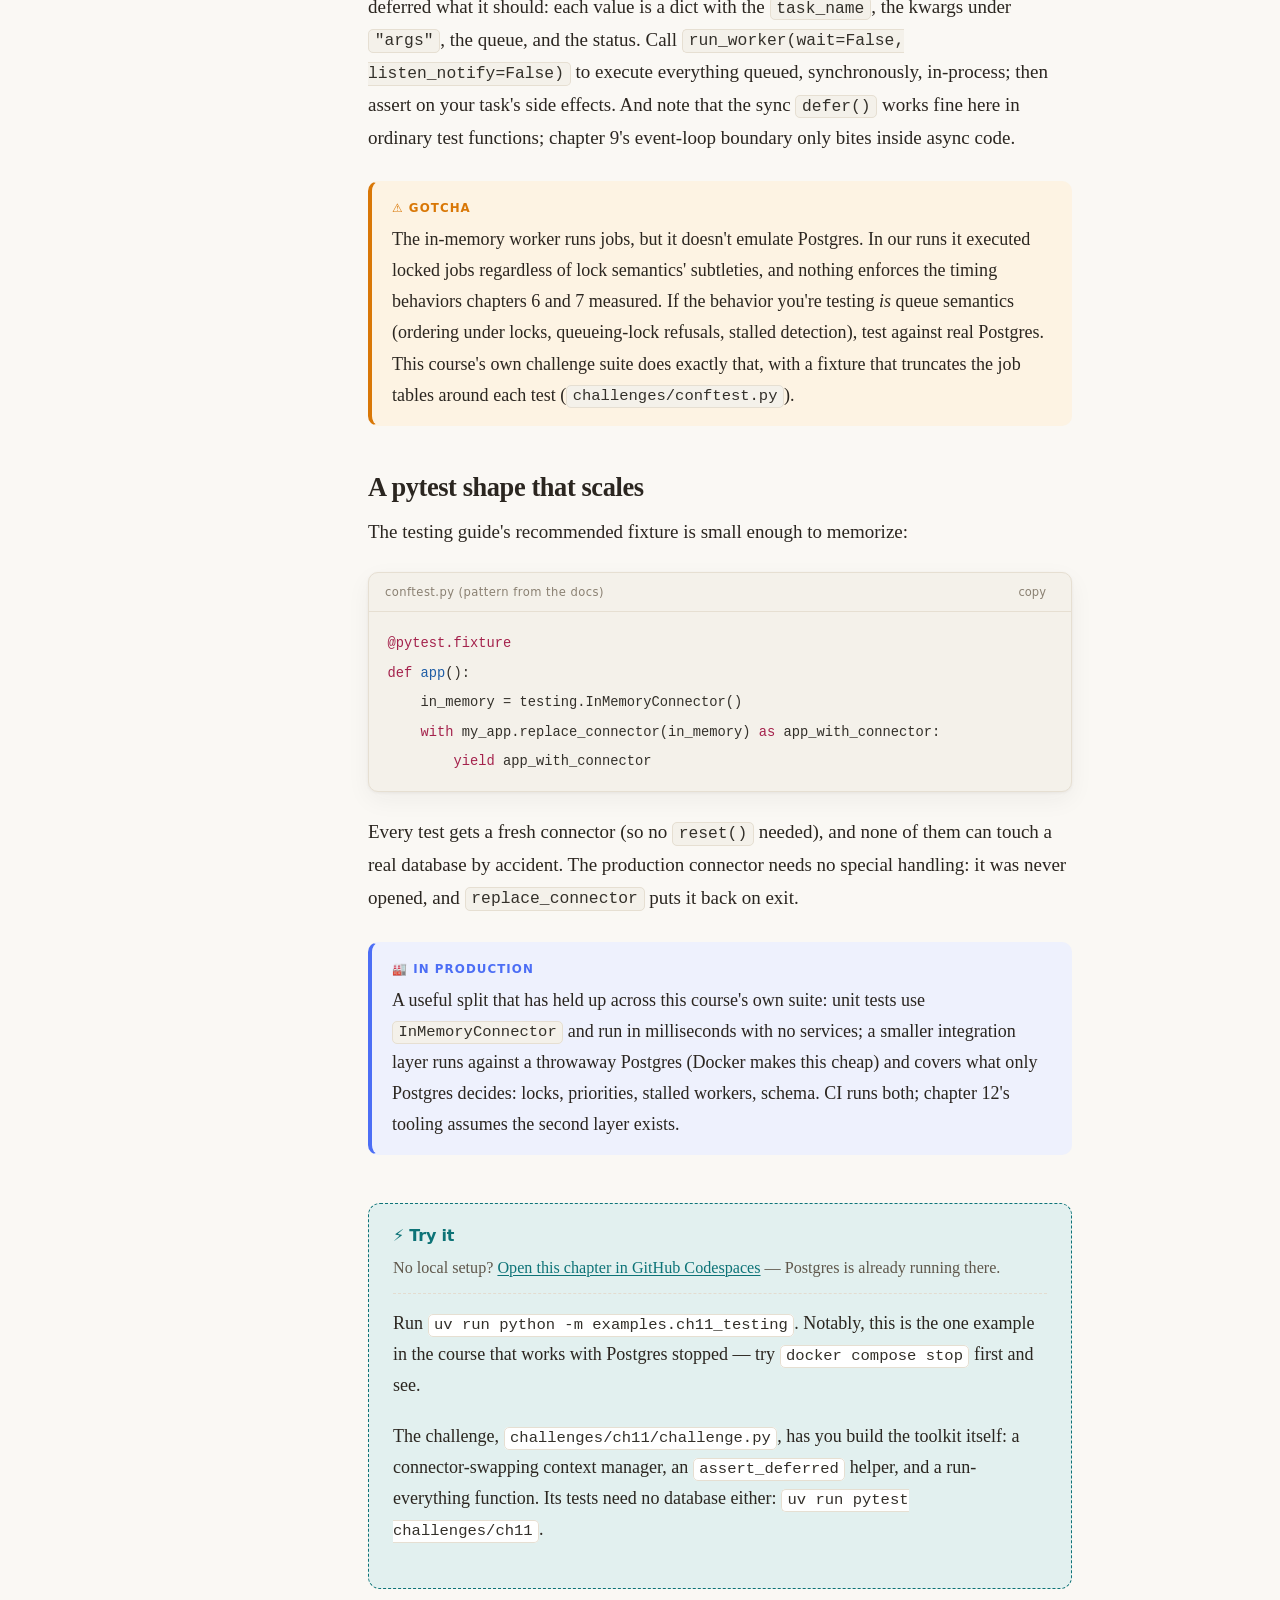
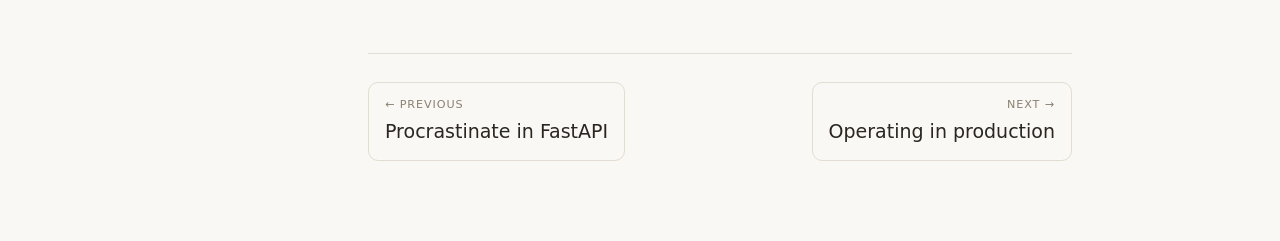
<file: book/chapters/ch11.html>
<!DOCTYPE html>
<html lang="en">
<head>
<meta charset="utf-8">
<meta name="viewport" content="width=device-width, initial-scale=1">
<title>Ch 11 · Testing your tasks — Procrastinate: Task Queues on Postgres</title>
<meta name="description" content="InMemoryConnector, asserting on deferred jobs, and running a real worker inside a test when it's worth it. Chapter 11 of Procrastinate: Task Queues on Postgres, Part IV · Production.">
<meta name="keywords" content="procrastinate, python task queue, postgresql task queue, background jobs, celery alternative, distributed task processing, LISTEN NOTIFY, fastapi background tasks, aws ecs workers">
<meta name="author" content="Adam Smith">
<meta name="robots" content="index, follow">
<link rel="canonical" href="https://adamontherun.github.io/procrastinate-course/chapters/ch11.html">

<meta property="og:type" content="article">
<meta property="og:site_name" content="Procrastinate: Task Queues on Postgres">
<meta property="og:title" content="Ch 11 · Testing your tasks — Procrastinate: Task Queues on Postgres">
<meta property="og:description" content="InMemoryConnector, asserting on deferred jobs, and running a real worker inside a test when it's worth it. Chapter 11 of Procrastinate: Task Queues on Postgres, Part IV · Production.">
<meta property="og:url" content="https://adamontherun.github.io/procrastinate-course/chapters/ch11.html">
<meta property="og:image" content="https://adamontherun.github.io/procrastinate-course/assets/screenshots/homepage.png">
<meta property="og:image:width" content="1200">
<meta property="og:image:height" content="862">

<meta name="twitter:card" content="summary_large_image">
<meta name="twitter:title" content="Ch 11 · Testing your tasks — Procrastinate: Task Queues on Postgres">
<meta name="twitter:description" content="InMemoryConnector, asserting on deferred jobs, and running a real worker inside a test when it's worth it. Chapter 11 of Procrastinate: Task Queues on Postgres, Part IV · Production.">
<meta name="twitter:image" content="https://adamontherun.github.io/procrastinate-course/assets/screenshots/homepage.png">
<meta name="theme-color" content="#b45309">
<script>document.documentElement.dataset.theme=localStorage.getItem("book-theme")||(matchMedia("(prefers-color-scheme: dark)").matches?"dark":"light");</script>
<link rel="stylesheet" href="../assets/style.css">
<script type="application/ld+json">
{
  "@context": "https://schema.org",
  "@type": "Chapter",
  "position": 11,
  "name": "Testing your tasks",
  "description": "InMemoryConnector, asserting on deferred jobs, and running a real worker inside a test when it's worth it.",
  "url": "https://adamontherun.github.io/procrastinate-course/chapters/ch11.html",
  "image": "https://adamontherun.github.io/procrastinate-course/assets/screenshots/homepage.png",
  "inLanguage": "en",
  "isPartOf": {"@type": "Course", "name": "Procrastinate: Task Queues on Postgres", "url": "https://adamontherun.github.io/procrastinate-course/"},
  "previousItem": "https://adamontherun.github.io/procrastinate-course/chapters/ch10.html",
  "nextItem": "https://adamontherun.github.io/procrastinate-course/chapters/ch12.html"
}
</script>
</head>
<body>
<div class="book">

  <aside class="sidebar">
    <a class="brand" href="../index.html">Procrastinate <span class="accent">on Postgres</span></a>
    <p class="tagline">A hands-on course on Python's Postgres-native task queue</p>

    <div class="sidebar-links">
      <a class="codespace-link" href="https://codespaces.new/adamontherun/procrastinate-course" target="_blank" rel="noopener">&#9654; Launch Codespace</a>
      <a class="repo-link" href="https://github.com/adamontherun/procrastinate-course" target="_blank" rel="noopener">GitHub repo &#8599;</a>
    </div>

    <nav aria-label="Chapters">
      <p class="part-label">Part I · Foundations</p>
      <ol>
        <li><a href="ch01.html"><span class="ch-num">1</span>Why a task queue — and why Postgres</a></li>
        <li><a href="ch02.html"><span class="ch-num">2</span>Setup: your first job, end to end</a></li>
        <li><a href="ch03.html"><span class="ch-num">3</span>Defining and deferring tasks</a></li>
        <li><a href="ch04.html"><span class="ch-num">4</span>Workers up close</a></li>
      </ol>
      <p class="part-label">Part II · Controlling execution</p>
      <ol>
        <li><a href="ch05.html"><span class="ch-num">5</span>Retries and failure</a></li>
        <li><a href="ch06.html"><span class="ch-num">6</span>Scheduling: later and every hour</a></li>
        <li><a href="ch07.html"><span class="ch-num">7</span>Locks, queueing locks, priorities</a></li>
        <li><a href="ch08.html"><span class="ch-num">8</span>Context, cancellation, middleware</a></li>
      </ol>
      <p class="part-label">Part III · Sync and the web</p>
      <ol>
        <li><a href="ch09.html"><span class="ch-num">9</span>Sync and async together</a></li>
        <li><a href="ch10.html"><span class="ch-num">10</span>Procrastinate in FastAPI</a></li>
      </ol>
      <p class="part-label">Part IV · Production</p>
      <ol>
        <li><a href="ch11.html" class="current"><span class="ch-num">11</span>Testing your tasks</a></li>
        <li><a href="ch12.html"><span class="ch-num">12</span>Operating in production</a></li>
        <li><a href="ch13.html"><span class="ch-num">13</span>Deploying workers on AWS ECS</a></li>
      </ol>
    </nav>
    <button class="theme-toggle" type="button">☾ Dark mode</button>
  </aside>

  <button class="menu-btn" type="button" aria-label="Toggle chapter list">☰ Chapters</button>

  <main>
    <article>
      <p class="kicker">Chapter 11 · Part IV — Production</p>
      <h1>Testing your tasks</h1>
      <p class="lede">
        Task code has two things worth testing, and they're different tests.
        Does your application defer the right jobs with the right arguments?
        And does the task function do the right thing when it runs? Both can
        be answered without a database, using a connector that keeps the
        "queue" in a Python dict. This chapter covers that tool, and is honest
        about the cases where only real Postgres will do.
      </p>

      <h2>The in-memory connector</h2>
      <p>
        <code>procrastinate.testing.InMemoryConnector</code> implements the
        connector interface against plain dictionaries, and
        <code>app.replace_connector()</code> swaps it into your existing app,
        as a context manager that restores the real connector afterward. Both
        come from the
        <a href="https://procrastinate.readthedocs.io/en/stable/howto/production/testing.html" target="_blank" rel="noopener">official testing guide</a>.
        No schema, no connection, no cleanup between tests beyond a
        <code>reset()</code> call.
      </p>

      <figure class="codeblock">
        <figcaption class="code-label">examples/ch11_testing.py (core)</figcaption>
        <pre><code class="language-python">from procrastinate import testing

app = make_app()  # the "production" app: real PsycopgConnector


@app.task(queue="emails")
async def send_invoice(customer: str) -> None:
    sent.append(customer)


in_memory = testing.InMemoryConnector()
with app.replace_connector(in_memory) as test_app:
    send_invoice.defer(customer="ada")
    send_invoice.defer(customer="charles")

    jobs = in_memory.jobs                    # a dict: job id -> job row dict
    test_app.run_worker(wait=False, listen_notify=False)
    in_memory.reset()                        # pristine between tests</code></pre>
      </figure>

      <figure class="codeblock sql-echo">
        <figcaption class="code-label">output</figcaption>
        <pre><code class="language-text">jobs recorded in memory: 2
first job: task=__main__.send_invoice kwargs={'customer': 'ada'}
after run_worker: sent=['ada', 'charles']
statuses: ['succeeded', 'succeeded']
after reset: 0 jobs
outside the context, the connector is real again: PsycopgConnector</code></pre>
      </figure>

      <p>
        Three moves cover most test suites. Assert on
        <code>in_memory.jobs</code> to verify your code deferred what it
        should: each value is a dict with the <code>task_name</code>, the
        kwargs under <code>"args"</code>, the queue, and the status. Call
        <code>run_worker(wait=False, listen_notify=False)</code> to execute
        everything queued, synchronously, in-process; then assert on your
        task's side effects. And note that the sync <code>defer()</code>
        works fine here in ordinary test functions; chapter 9's
        event-loop boundary only bites inside async code.
      </p>

      <aside class="callout gotcha">
        <span class="callout-title">⚠ Gotcha</span>
        <p>
          The in-memory worker runs jobs, but it doesn't emulate Postgres.
          In our runs it executed locked jobs regardless of lock semantics'
          subtleties, and nothing enforces the timing behaviors chapters 6
          and 7 measured. If the behavior you're testing <em>is</em> queue
          semantics (ordering under locks, queueing-lock refusals, stalled
          detection), test against real Postgres. This course's own
          challenge suite does exactly that, with a fixture that truncates
          the job tables around each test
          (<code>challenges/conftest.py</code>).
        </p>
      </aside>

      <h2>A pytest shape that scales</h2>
      <p>
        The testing guide's recommended fixture is small enough to memorize:
      </p>

      <figure class="codeblock">
        <figcaption class="code-label">conftest.py (pattern from the docs)</figcaption>
        <pre><code class="language-python">@pytest.fixture
def app():
    in_memory = testing.InMemoryConnector()
    with my_app.replace_connector(in_memory) as app_with_connector:
        yield app_with_connector</code></pre>
      </figure>

      <p>
        Every test gets a fresh connector (so no <code>reset()</code> needed),
        and none of them can touch a real database by accident. The
        production connector needs no special handling: it was never opened,
        and <code>replace_connector</code> puts it back on exit.
      </p>

      <aside class="callout production">
        <span class="callout-title">🏭 In production</span>
        <p>
          A useful split that has held up across this course's own suite:
          unit tests use <code>InMemoryConnector</code> and run in
          milliseconds with no services; a smaller integration layer runs
          against a throwaway Postgres (Docker makes this cheap) and covers
          what only Postgres decides: locks, priorities, stalled workers,
          schema. CI runs both; chapter 12's tooling assumes the second
          layer exists.
        </p>
      </aside>

      <div class="tryit">
        <h3>⚡ Try it</h3>
        <p class="tryit-env">
          No local setup? <a href="https://codespaces.new/adamontherun/procrastinate-course" target="_blank" rel="noopener">Open this chapter in GitHub Codespaces</a> — Postgres is already running there.
        </p>
        <p>
          Run <code>uv run python -m examples.ch11_testing</code>. Notably,
          this is the one example in the course that works with Postgres
          stopped — try <code>docker compose stop</code> first and see.
        </p>
        <p>
          The challenge, <code>challenges/ch11/challenge.py</code>, has you
          build the toolkit itself: a connector-swapping context manager, an
          <code>assert_deferred</code> helper, and a run-everything function.
          Its tests need no database either:
          <code>uv run pytest challenges/ch11</code>.
        </p>
      </div>

      <nav class="chapter-nav">
        <a href="ch10.html"><span class="dir">← Previous</span>Procrastinate in FastAPI</a>
        <a class="next" href="ch12.html"><span class="dir">Next →</span>Operating in production</a>
      </nav>
    </article>
  </main>
</div>
<script src="../assets/vendor/highlight.min.js"></script>
<script src="../assets/book.js"></script>
</body>
</html>
</file>
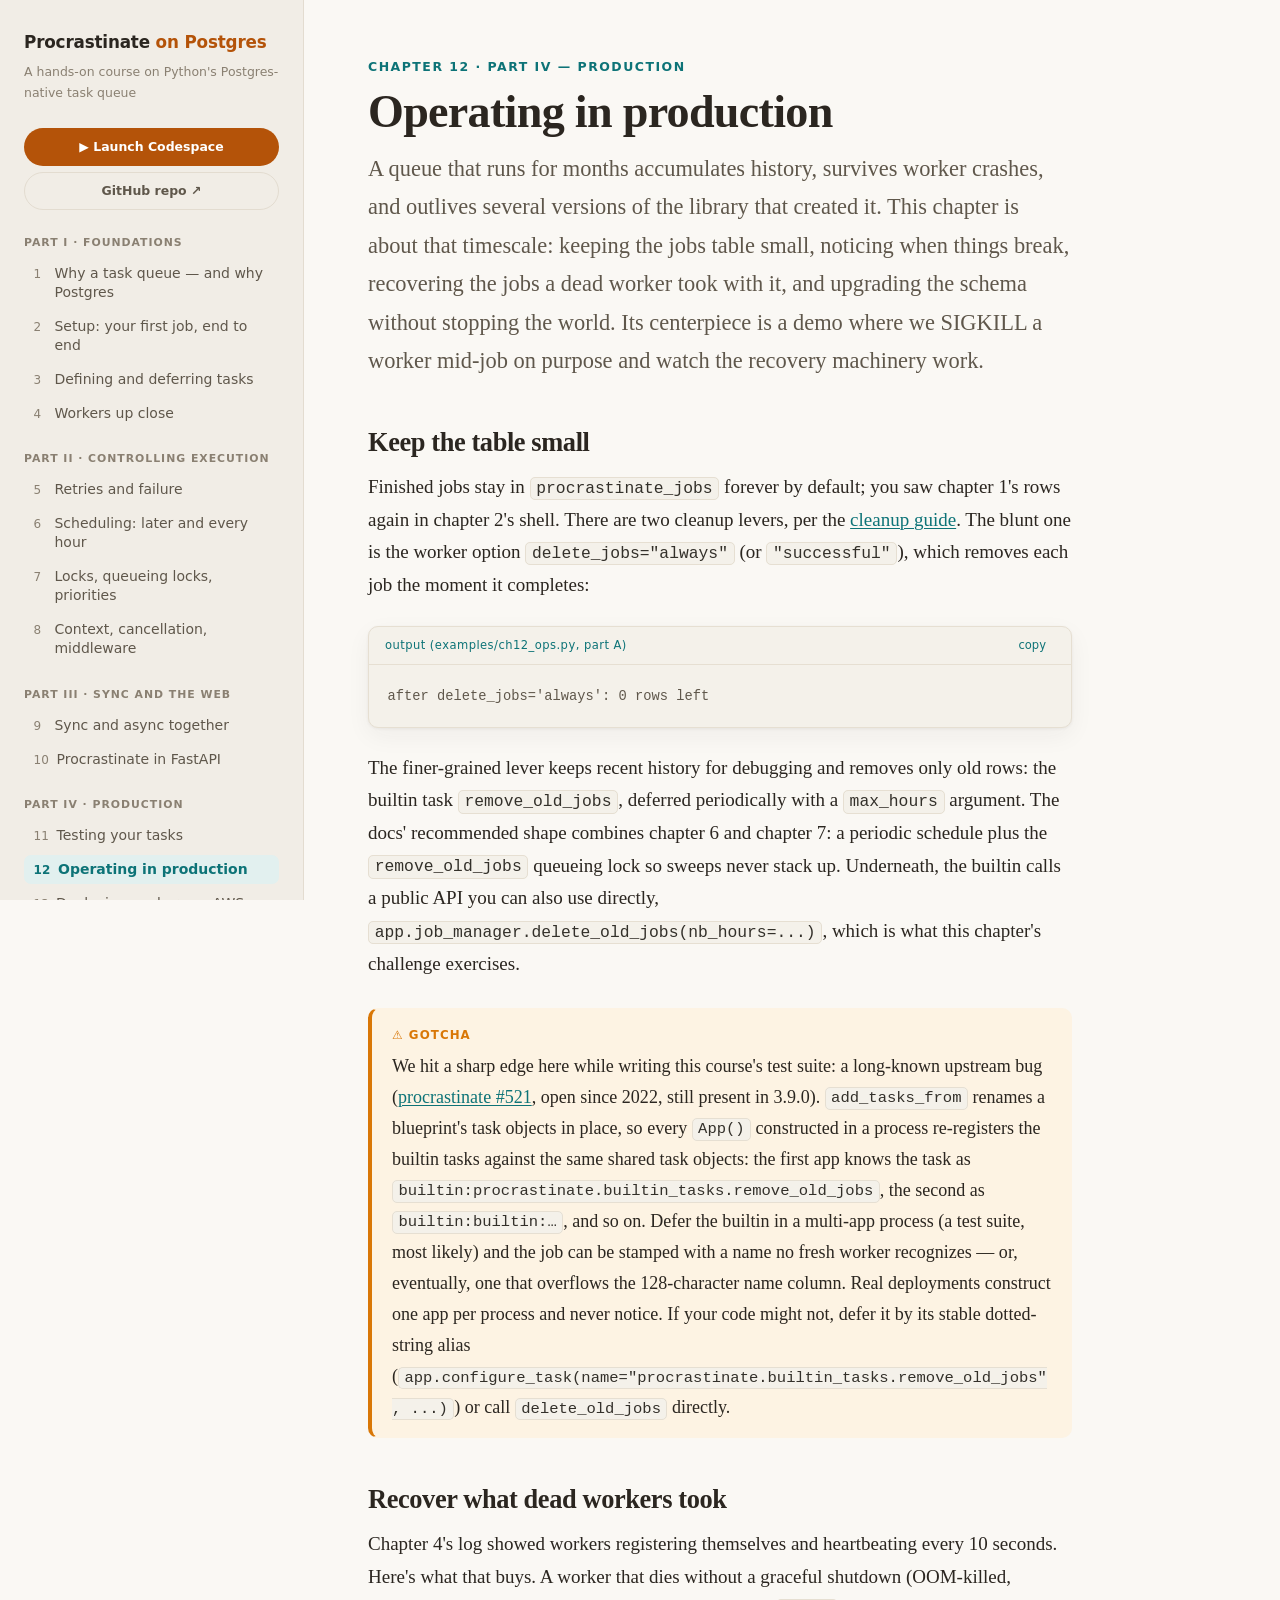
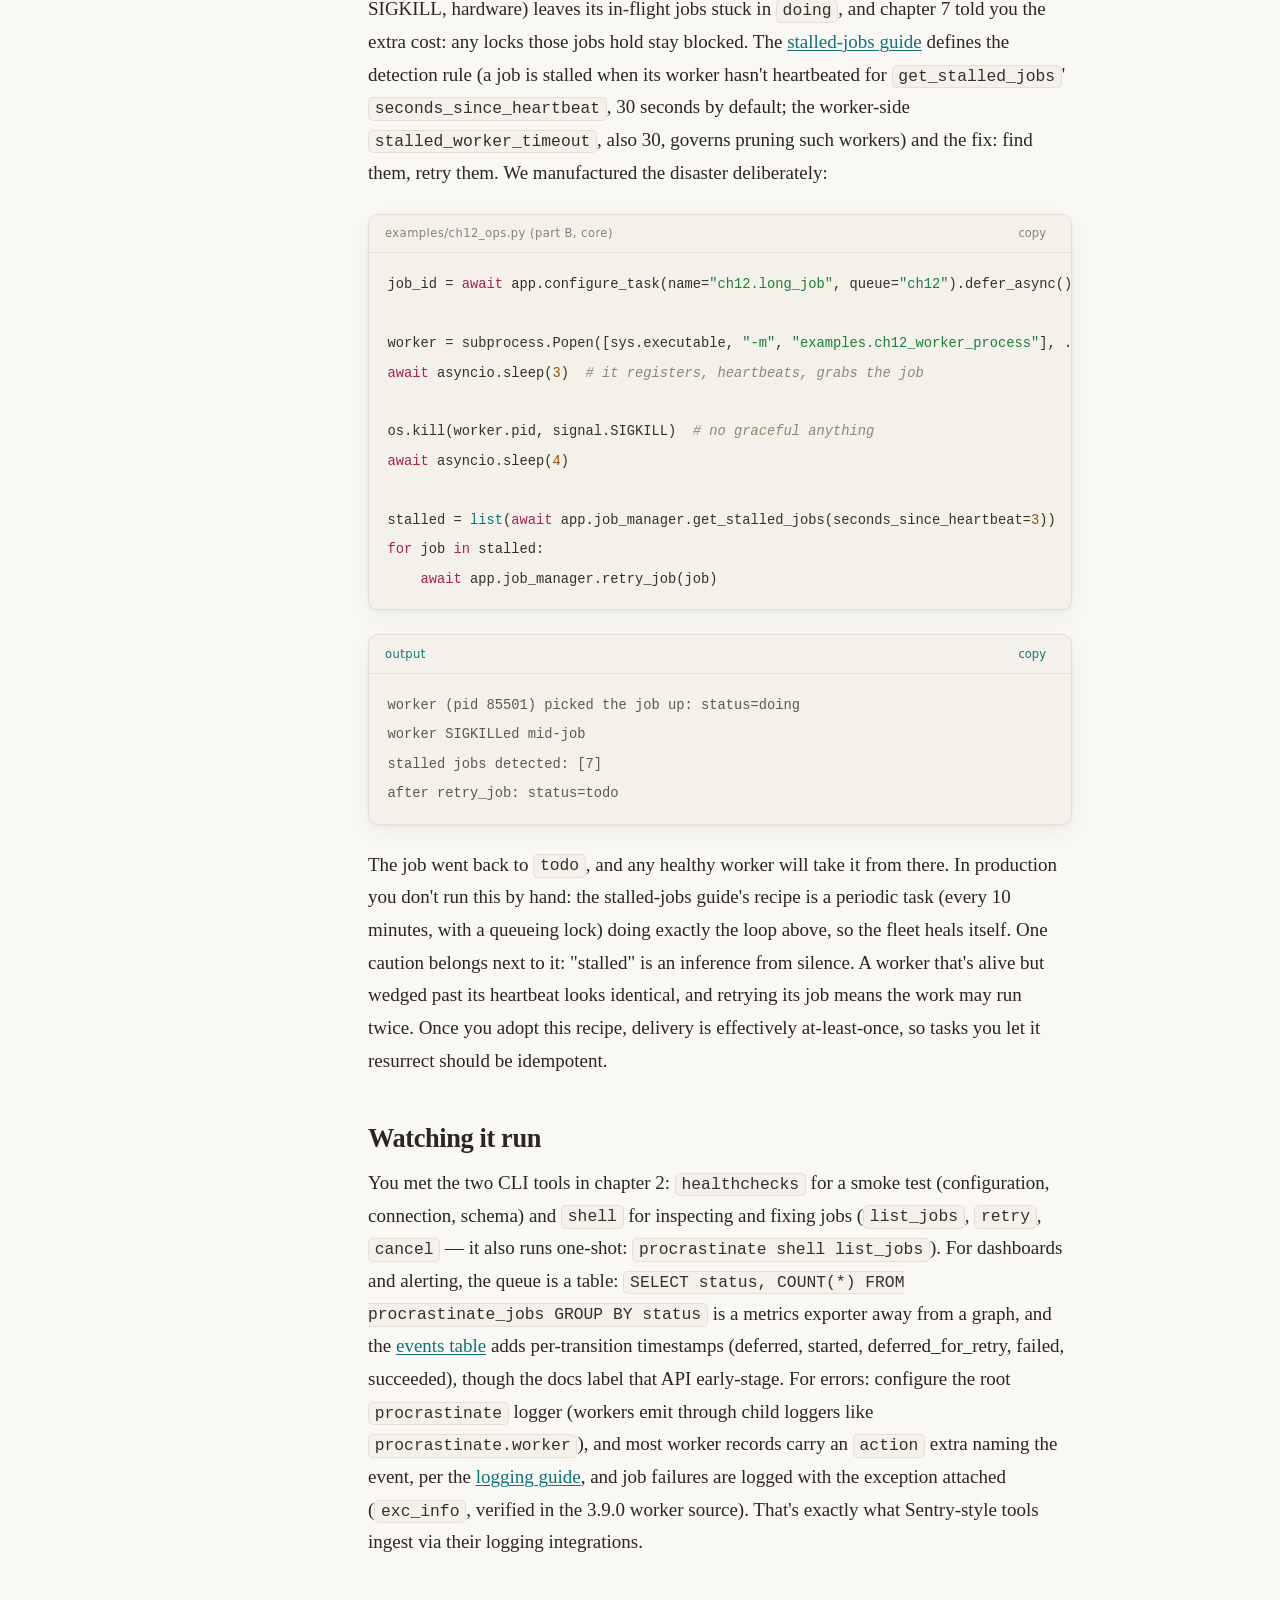
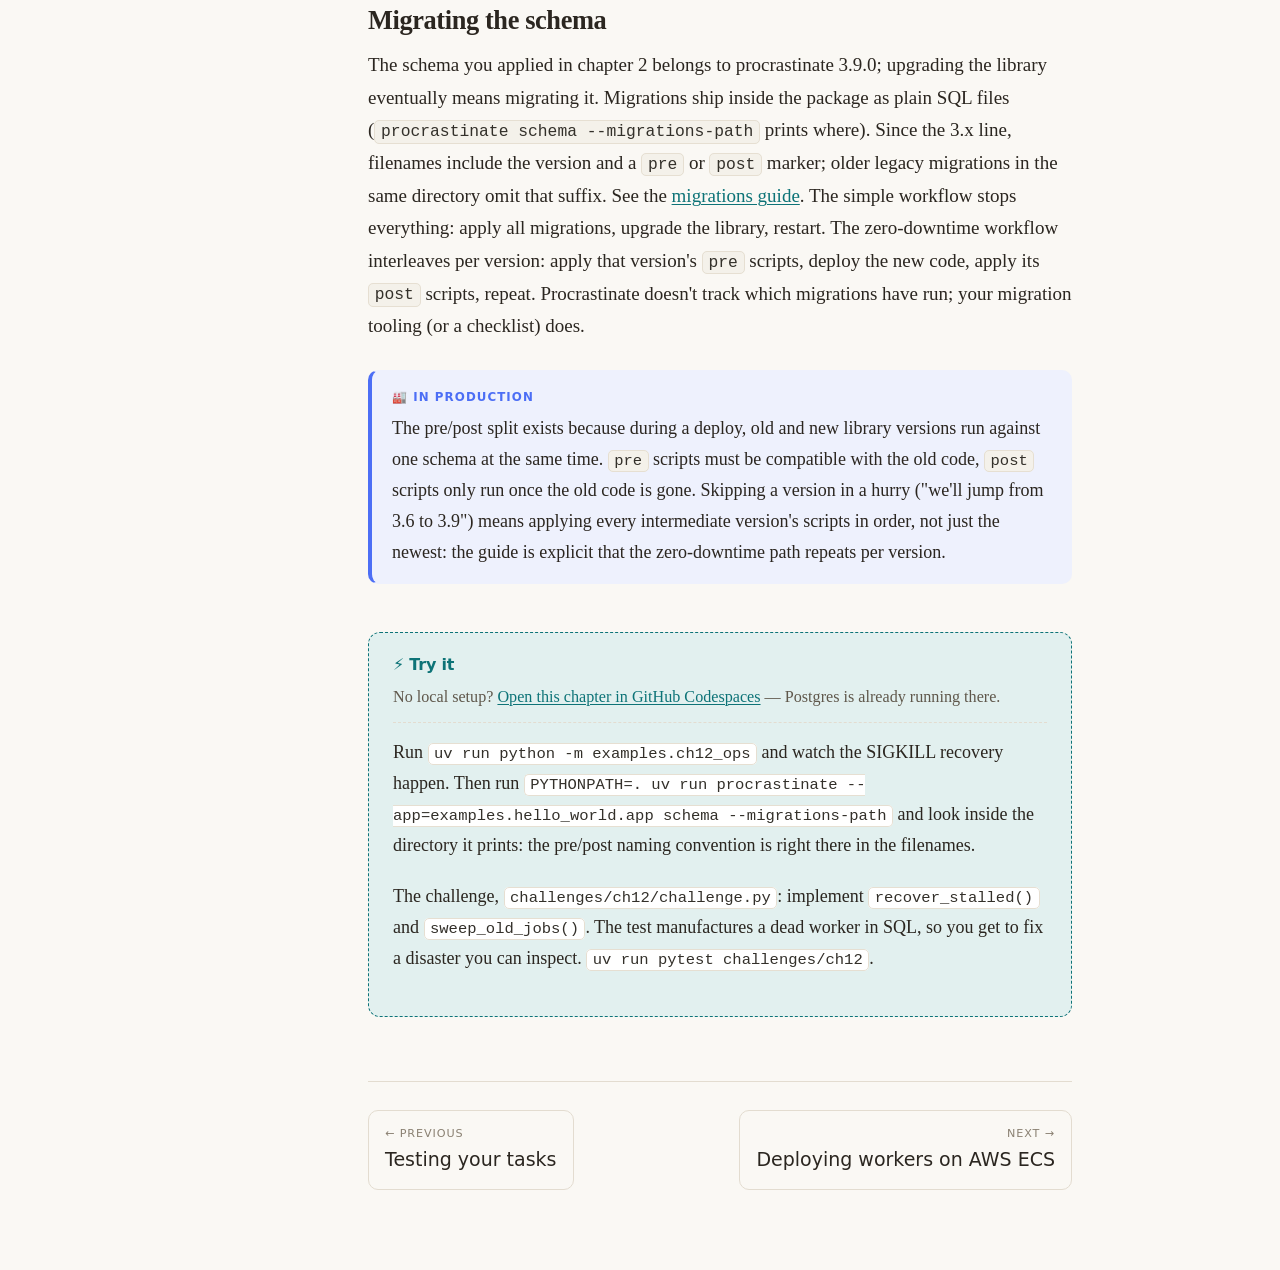
<file: book/chapters/ch12.html>
<!DOCTYPE html>
<html lang="en">
<head>
<meta charset="utf-8">
<meta name="viewport" content="width=device-width, initial-scale=1">
<title>Ch 12 · Operating in production — Procrastinate: Task Queues on Postgres</title>
<meta name="description" content="Schema migrations without downtime, monitoring, graceful shutdown, stalled-job recovery, and keeping the jobs table small. Chapter 12 of Procrastinate: Task Queues on Postgres, Part IV · Production.">
<meta name="keywords" content="procrastinate, python task queue, postgresql task queue, background jobs, celery alternative, distributed task processing, LISTEN NOTIFY, fastapi background tasks, aws ecs workers">
<meta name="author" content="Adam Smith">
<meta name="robots" content="index, follow">
<link rel="canonical" href="https://adamontherun.github.io/procrastinate-course/chapters/ch12.html">

<meta property="og:type" content="article">
<meta property="og:site_name" content="Procrastinate: Task Queues on Postgres">
<meta property="og:title" content="Ch 12 · Operating in production — Procrastinate: Task Queues on Postgres">
<meta property="og:description" content="Schema migrations without downtime, monitoring, graceful shutdown, stalled-job recovery, and keeping the jobs table small. Chapter 12 of Procrastinate: Task Queues on Postgres, Part IV · Production.">
<meta property="og:url" content="https://adamontherun.github.io/procrastinate-course/chapters/ch12.html">
<meta property="og:image" content="https://adamontherun.github.io/procrastinate-course/assets/screenshots/homepage.png">
<meta property="og:image:width" content="1200">
<meta property="og:image:height" content="862">

<meta name="twitter:card" content="summary_large_image">
<meta name="twitter:title" content="Ch 12 · Operating in production — Procrastinate: Task Queues on Postgres">
<meta name="twitter:description" content="Schema migrations without downtime, monitoring, graceful shutdown, stalled-job recovery, and keeping the jobs table small. Chapter 12 of Procrastinate: Task Queues on Postgres, Part IV · Production.">
<meta name="twitter:image" content="https://adamontherun.github.io/procrastinate-course/assets/screenshots/homepage.png">
<meta name="theme-color" content="#b45309">
<script>document.documentElement.dataset.theme=localStorage.getItem("book-theme")||(matchMedia("(prefers-color-scheme: dark)").matches?"dark":"light");</script>
<link rel="stylesheet" href="../assets/style.css">
<script type="application/ld+json">
{
  "@context": "https://schema.org",
  "@type": "Chapter",
  "position": 12,
  "name": "Operating in production",
  "description": "Schema migrations without downtime, monitoring, graceful shutdown, stalled-job recovery, and keeping the jobs table small.",
  "url": "https://adamontherun.github.io/procrastinate-course/chapters/ch12.html",
  "image": "https://adamontherun.github.io/procrastinate-course/assets/screenshots/homepage.png",
  "inLanguage": "en",
  "isPartOf": {"@type": "Course", "name": "Procrastinate: Task Queues on Postgres", "url": "https://adamontherun.github.io/procrastinate-course/"},
  "previousItem": "https://adamontherun.github.io/procrastinate-course/chapters/ch11.html",
  "nextItem": "https://adamontherun.github.io/procrastinate-course/chapters/ch13.html"
}
</script>
</head>
<body>
<div class="book">

  <aside class="sidebar">
    <a class="brand" href="../index.html">Procrastinate <span class="accent">on Postgres</span></a>
    <p class="tagline">A hands-on course on Python's Postgres-native task queue</p>

    <div class="sidebar-links">
      <a class="codespace-link" href="https://codespaces.new/adamontherun/procrastinate-course" target="_blank" rel="noopener">&#9654; Launch Codespace</a>
      <a class="repo-link" href="https://github.com/adamontherun/procrastinate-course" target="_blank" rel="noopener">GitHub repo &#8599;</a>
    </div>

    <nav aria-label="Chapters">
      <p class="part-label">Part I · Foundations</p>
      <ol>
        <li><a href="ch01.html"><span class="ch-num">1</span>Why a task queue — and why Postgres</a></li>
        <li><a href="ch02.html"><span class="ch-num">2</span>Setup: your first job, end to end</a></li>
        <li><a href="ch03.html"><span class="ch-num">3</span>Defining and deferring tasks</a></li>
        <li><a href="ch04.html"><span class="ch-num">4</span>Workers up close</a></li>
      </ol>
      <p class="part-label">Part II · Controlling execution</p>
      <ol>
        <li><a href="ch05.html"><span class="ch-num">5</span>Retries and failure</a></li>
        <li><a href="ch06.html"><span class="ch-num">6</span>Scheduling: later and every hour</a></li>
        <li><a href="ch07.html"><span class="ch-num">7</span>Locks, queueing locks, priorities</a></li>
        <li><a href="ch08.html"><span class="ch-num">8</span>Context, cancellation, middleware</a></li>
      </ol>
      <p class="part-label">Part III · Sync and the web</p>
      <ol>
        <li><a href="ch09.html"><span class="ch-num">9</span>Sync and async together</a></li>
        <li><a href="ch10.html"><span class="ch-num">10</span>Procrastinate in FastAPI</a></li>
      </ol>
      <p class="part-label">Part IV · Production</p>
      <ol>
        <li><a href="ch11.html"><span class="ch-num">11</span>Testing your tasks</a></li>
        <li><a href="ch12.html" class="current"><span class="ch-num">12</span>Operating in production</a></li>
        <li><a href="ch13.html"><span class="ch-num">13</span>Deploying workers on AWS ECS</a></li>
      </ol>
    </nav>
    <button class="theme-toggle" type="button">☾ Dark mode</button>
  </aside>

  <button class="menu-btn" type="button" aria-label="Toggle chapter list">☰ Chapters</button>

  <main>
    <article>
      <p class="kicker">Chapter 12 · Part IV — Production</p>
      <h1>Operating in production</h1>
      <p class="lede">
        A queue that runs for months accumulates history, survives worker
        crashes, and outlives several versions of the library that created
        it. This chapter is about that timescale: keeping the jobs table
        small, noticing when things break, recovering the jobs a dead worker
        took with it, and upgrading the schema without stopping the world.
        Its centerpiece is a demo where we SIGKILL a worker mid-job on
        purpose and watch the recovery machinery work.
      </p>

      <h2>Keep the table small</h2>
      <p>
        Finished jobs stay in <code>procrastinate_jobs</code> forever by
        default; you saw chapter 1's rows again in chapter 2's shell. There
        are two cleanup levers, per the
        <a href="https://procrastinate.readthedocs.io/en/stable/howto/production/delete_finished_jobs.html" target="_blank" rel="noopener">cleanup guide</a>.
        The blunt one is the worker option
        <code>delete_jobs="always"</code> (or <code>"successful"</code>),
        which removes each job the moment it completes:
      </p>

      <figure class="codeblock sql-echo">
        <figcaption class="code-label">output (examples/ch12_ops.py, part A)</figcaption>
        <pre><code class="language-text">after delete_jobs='always': 0 rows left</code></pre>
      </figure>

      <p>
        The finer-grained lever keeps recent history for debugging and
        removes only old rows: the builtin task
        <code>remove_old_jobs</code>, deferred periodically with a
        <code>max_hours</code> argument. The docs' recommended shape combines
        chapter 6 and chapter 7: a periodic schedule plus the
        <code>remove_old_jobs</code> queueing lock so sweeps never stack up.
        Underneath, the builtin calls a public API you can also use directly,
        <code>app.job_manager.delete_old_jobs(nb_hours=...)</code>, which is
        what this chapter's challenge exercises.
      </p>

      <aside class="callout gotcha">
        <span class="callout-title">⚠ Gotcha</span>
        <p>
          We hit a sharp edge here while writing this course's test suite:
          a long-known upstream bug
          (<a href="https://github.com/procrastinate-org/procrastinate/issues/521" target="_blank" rel="noopener">procrastinate #521</a>,
          open since 2022, still present in 3.9.0).
          <code>add_tasks_from</code> renames a blueprint's task objects in
          place, so every <code>App()</code> constructed in a process
          re-registers the builtin tasks against the same shared task
          objects: the first app knows the task as
          <code>builtin:procrastinate.builtin_tasks.remove_old_jobs</code>,
          the second as <code>builtin:builtin:…</code>, and so on. Defer the
          builtin in a multi-app process (a test suite, most likely) and the
          job can be stamped with a name no fresh worker recognizes — or,
          eventually, one that overflows the 128-character name column.
          Real deployments construct one app per process and never notice.
          If your code might not, defer it by its stable dotted-string alias
          (<code>app.configure_task(name="procrastinate.builtin_tasks.remove_old_jobs", ...)</code>)
          or call <code>delete_old_jobs</code> directly.
        </p>
      </aside>

      <h2>Recover what dead workers took</h2>
      <p>
        Chapter 4's log showed workers registering themselves and
        heartbeating every 10 seconds. Here's what that buys. A worker that
        dies without a graceful shutdown (OOM-killed, SIGKILL, hardware)
        leaves its in-flight jobs stuck in <code>doing</code>, and chapter 7
        told you the extra cost: any locks those jobs hold stay blocked. The
        <a href="https://procrastinate.readthedocs.io/en/stable/howto/production/retry_stalled_jobs.html" target="_blank" rel="noopener">stalled-jobs guide</a>
        defines the detection rule (a job is stalled when its worker hasn't
        heartbeated for <code>get_stalled_jobs</code>'
        <code>seconds_since_heartbeat</code>, 30 seconds by default; the
        worker-side <code>stalled_worker_timeout</code>, also 30, governs
        pruning such workers) and the fix: find them, retry them. We manufactured the
        disaster deliberately:
      </p>

      <figure class="codeblock">
        <figcaption class="code-label">examples/ch12_ops.py (part B, core)</figcaption>
        <pre><code class="language-python">job_id = await app.configure_task(name="ch12.long_job", queue="ch12").defer_async()

worker = subprocess.Popen([sys.executable, "-m", "examples.ch12_worker_process"], ...)
await asyncio.sleep(3)  # it registers, heartbeats, grabs the job

os.kill(worker.pid, signal.SIGKILL)  # no graceful anything
await asyncio.sleep(4)

stalled = list(await app.job_manager.get_stalled_jobs(seconds_since_heartbeat=3))
for job in stalled:
    await app.job_manager.retry_job(job)</code></pre>
      </figure>

      <figure class="codeblock sql-echo">
        <figcaption class="code-label">output</figcaption>
        <pre><code class="language-text">worker (pid 85501) picked the job up: status=doing
worker SIGKILLed mid-job
stalled jobs detected: [7]
after retry_job: status=todo</code></pre>
      </figure>

      <p>
        The job went back to <code>todo</code>, and any healthy worker will
        take it from there. In production you don't run this by hand: the
        stalled-jobs guide's recipe is a periodic task (every 10 minutes,
        with a queueing lock) doing exactly the loop above, so the fleet
        heals itself. One caution belongs next to it: "stalled" is an
        inference from silence. A worker that's alive but wedged past its
        heartbeat looks identical, and retrying its job means the work may
        run twice. Once you adopt this recipe, delivery is effectively
        at-least-once, so tasks you let it resurrect should be idempotent.
      </p>

      <h2>Watching it run</h2>
      <p>
        You met the two CLI tools in chapter 2: <code>healthchecks</code> for
        a smoke test (configuration, connection, schema) and
        <code>shell</code> for inspecting and fixing jobs (<code>list_jobs</code>,
        <code>retry</code>, <code>cancel</code> — it also runs one-shot:
        <code>procrastinate shell list_jobs</code>). For dashboards and
        alerting, the queue is a table: <code>SELECT status, COUNT(*) FROM
        procrastinate_jobs GROUP BY status</code> is a metrics exporter away
        from a graph, and the
        <a href="https://procrastinate.readthedocs.io/en/stable/howto/advanced/events.html" target="_blank" rel="noopener">events table</a>
        adds per-transition timestamps (deferred, started,
        deferred_for_retry, failed, succeeded), though the docs label that
        API early-stage. For errors: configure the root
        <code>procrastinate</code> logger (workers emit through child loggers
        like <code>procrastinate.worker</code>), and most worker records carry
        an <code>action</code> extra naming the event, per the
        <a href="https://procrastinate.readthedocs.io/en/stable/howto/production/logging.html" target="_blank" rel="noopener">logging guide</a>,
        and job failures are logged with the exception attached
        (<code>exc_info</code>, verified in the 3.9.0 worker source). That's
        exactly what Sentry-style tools ingest via their logging
        integrations.
      </p>

      <h2>Migrating the schema</h2>
      <p>
        The schema you applied in chapter 2 belongs to procrastinate 3.9.0;
        upgrading the library eventually means migrating it. Migrations ship
        inside the package as plain SQL files
        (<code>procrastinate schema --migrations-path</code> prints where).
        Since the 3.x line, filenames include the version and a
        <code>pre</code> or <code>post</code> marker; older legacy migrations
        in the same directory omit that suffix. See the
        <a href="https://procrastinate.readthedocs.io/en/stable/howto/production/migrations.html" target="_blank" rel="noopener">migrations guide</a>.
        The simple workflow stops everything: apply all migrations, upgrade
        the library, restart. The zero-downtime workflow interleaves per
        version: apply that version's <code>pre</code> scripts, deploy the
        new code, apply its <code>post</code> scripts, repeat. Procrastinate
        doesn't track which migrations have run; your migration tooling
        (or a checklist) does.
      </p>

      <aside class="callout production">
        <span class="callout-title">🏭 In production</span>
        <p>
          The pre/post split exists because during a deploy, old and new
          library versions run against one schema at the same time.
          <code>pre</code> scripts must be compatible with the old code,
          <code>post</code> scripts only run once the old code is gone.
          Skipping a version in a hurry ("we'll jump from 3.6 to 3.9") means
          applying every intermediate version's scripts in order, not just
          the newest: the guide is explicit that the zero-downtime path
          repeats per version.
        </p>
      </aside>

      <div class="tryit">
        <h3>⚡ Try it</h3>
        <p class="tryit-env">
          No local setup? <a href="https://codespaces.new/adamontherun/procrastinate-course" target="_blank" rel="noopener">Open this chapter in GitHub Codespaces</a> — Postgres is already running there.
        </p>
        <p>
          Run <code>uv run python -m examples.ch12_ops</code> and watch the
          SIGKILL recovery happen. Then run
          <code>PYTHONPATH=. uv run procrastinate --app=examples.hello_world.app schema --migrations-path</code>
          and look inside the directory it prints: the pre/post naming
          convention is right there in the filenames.
        </p>
        <p>
          The challenge, <code>challenges/ch12/challenge.py</code>:
          implement <code>recover_stalled()</code> and
          <code>sweep_old_jobs()</code>. The test manufactures a dead worker
          in SQL, so you get to fix a disaster you can inspect.
          <code>uv run pytest challenges/ch12</code>.
        </p>
      </div>

      <nav class="chapter-nav">
        <a href="ch11.html"><span class="dir">← Previous</span>Testing your tasks</a>
        <a class="next" href="ch13.html"><span class="dir">Next →</span>Deploying workers on AWS ECS</a>
      </nav>
    </article>
  </main>
</div>
<script src="../assets/vendor/highlight.min.js"></script>
<script src="../assets/book.js"></script>
</body>
</html>
</file>
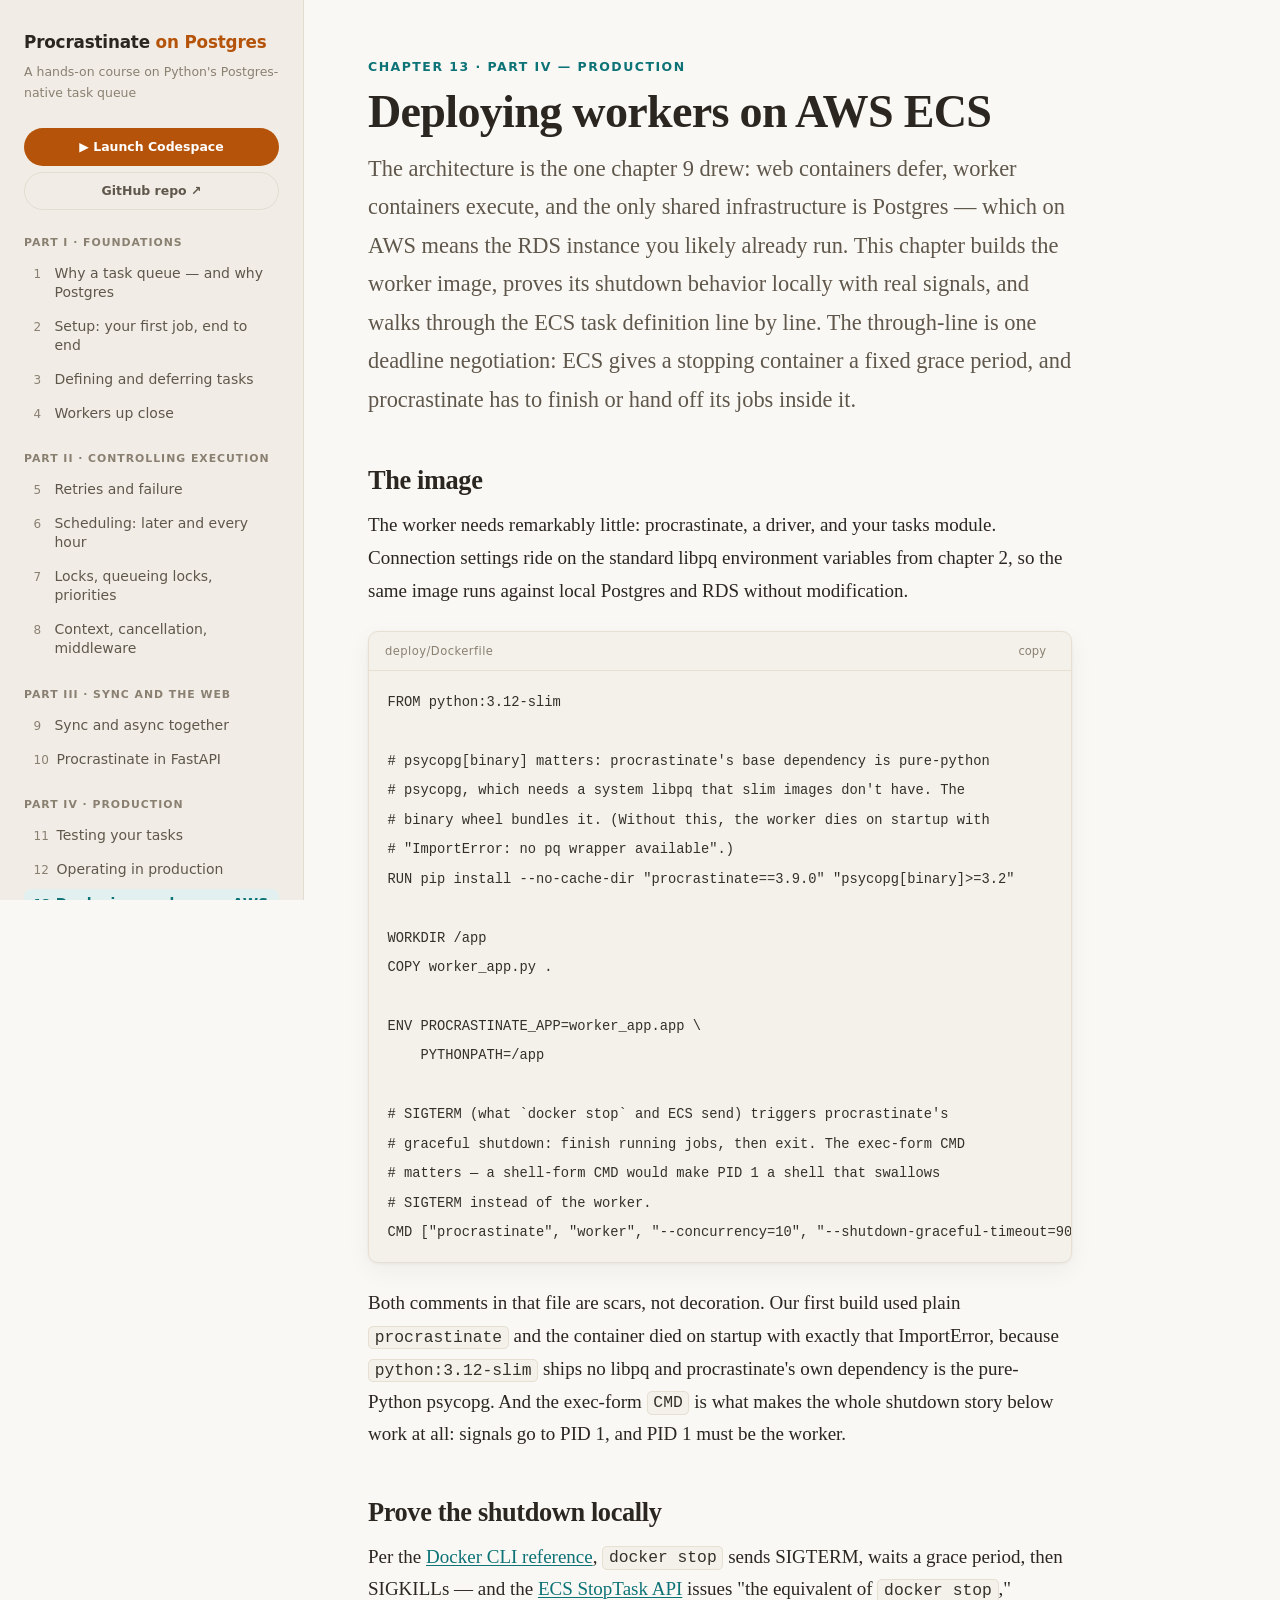
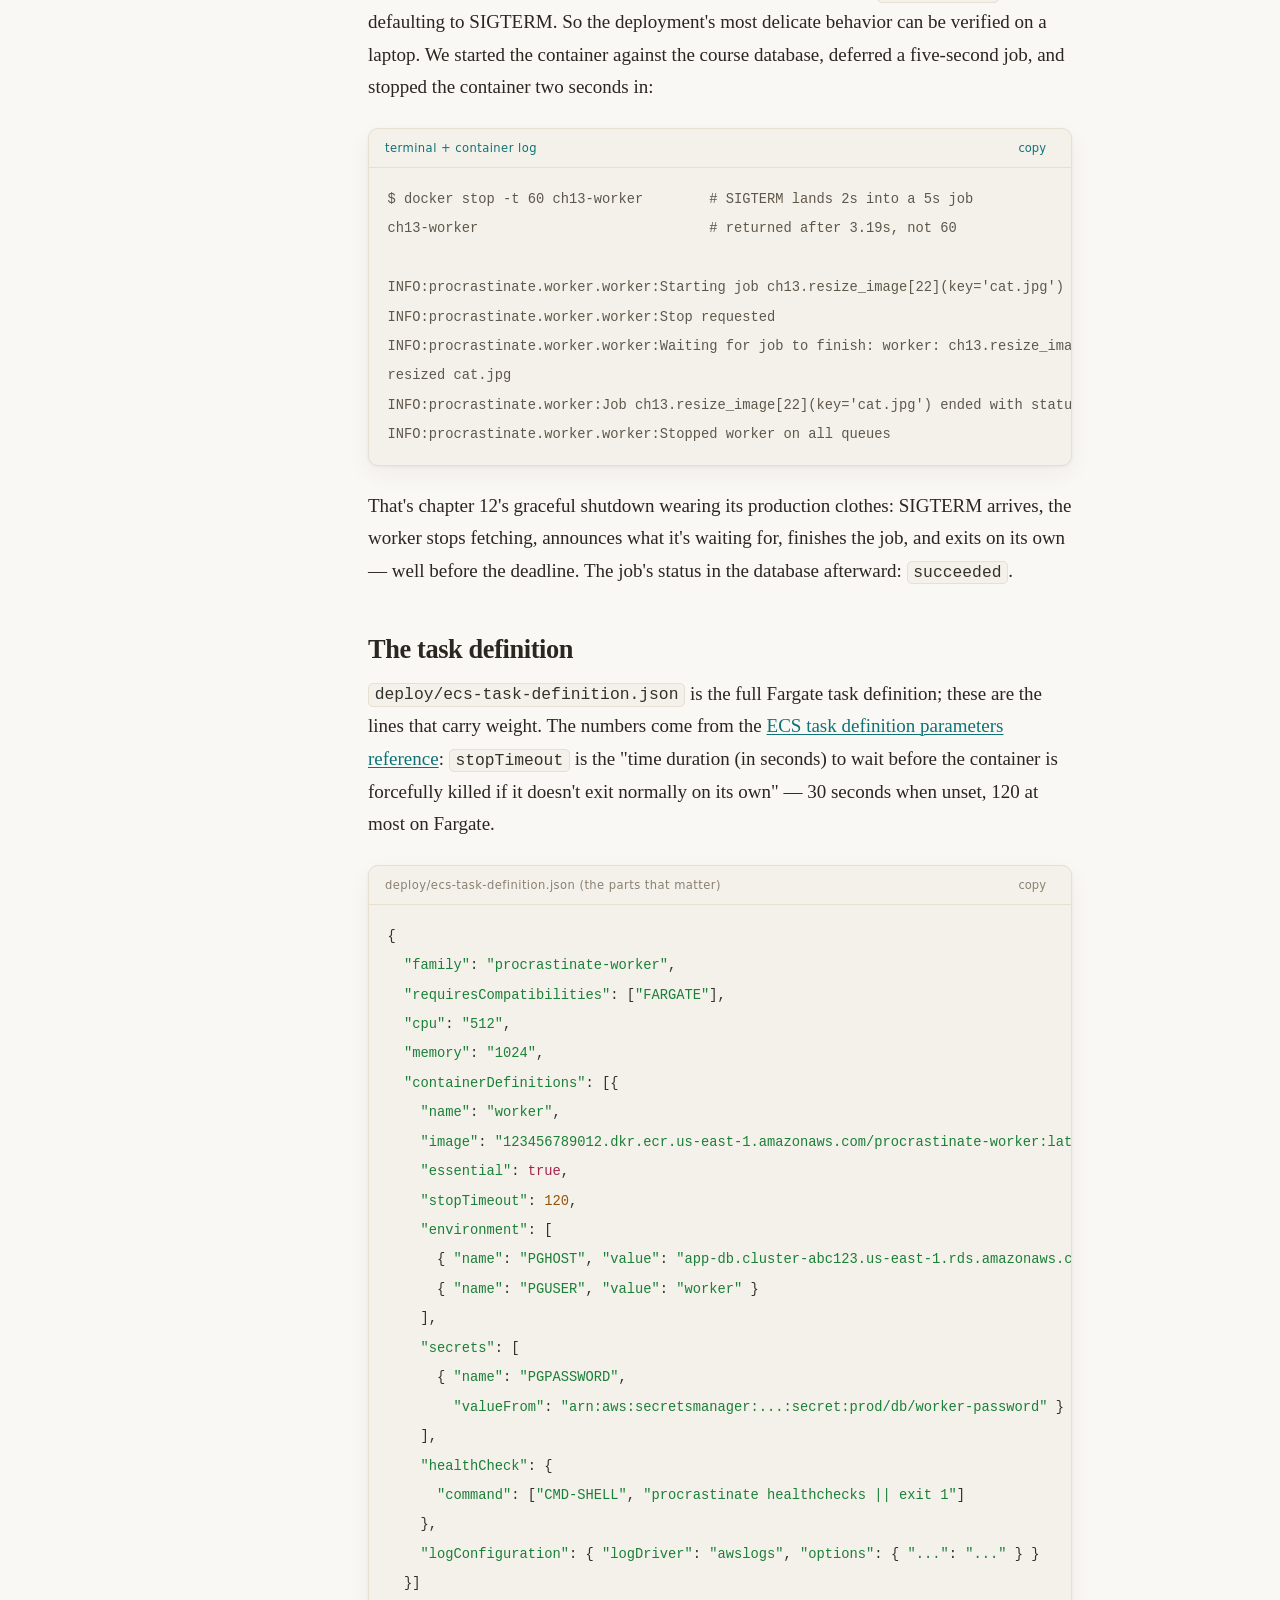
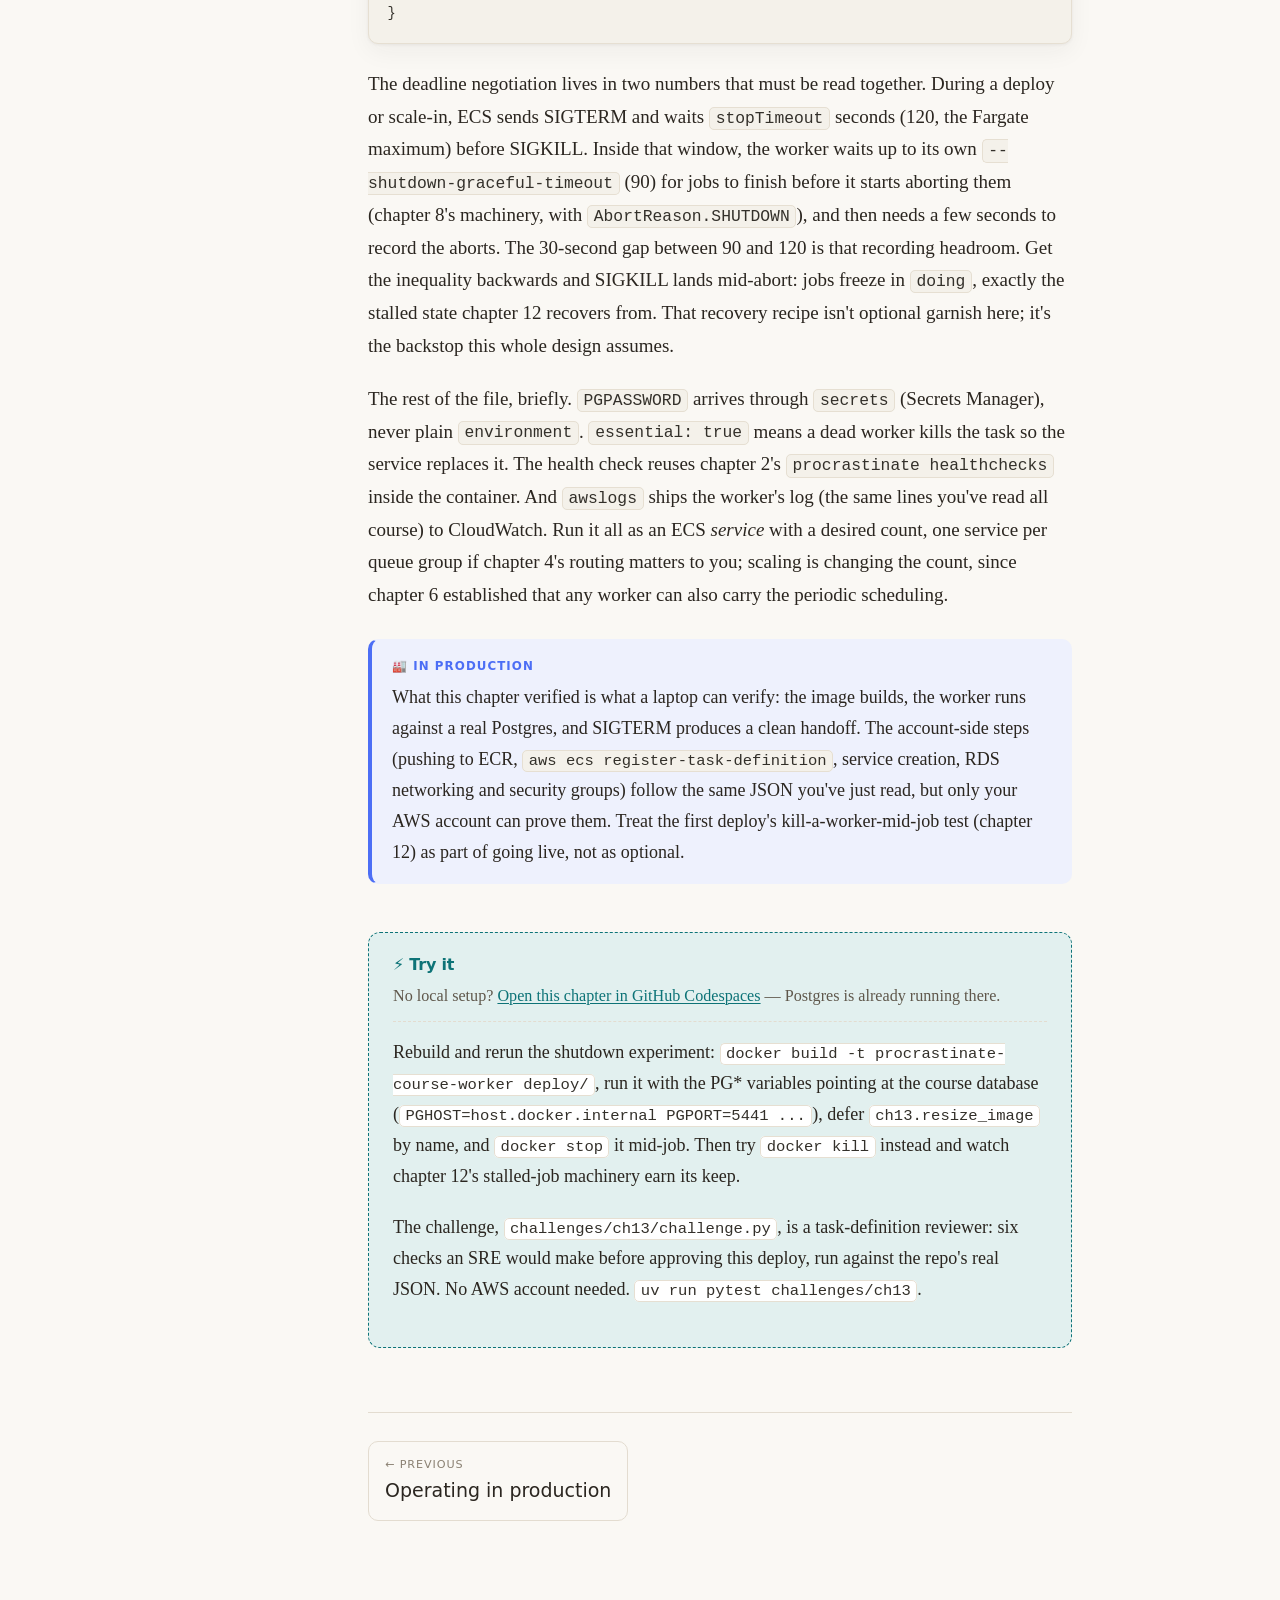
<file: book/chapters/ch13.html>
<!DOCTYPE html>
<html lang="en">
<head>
<meta charset="utf-8">
<meta name="viewport" content="width=device-width, initial-scale=1">
<title>Ch 13 · Deploying workers on AWS ECS — Procrastinate: Task Queues on Postgres</title>
<meta name="description" content="Containerize the worker, map SIGTERM to procrastinate's graceful shutdown, and size stopTimeout so jobs survive deploys. Chapter 13 of Procrastinate: Task Queues on Postgres, Part IV · Production.">
<meta name="keywords" content="procrastinate, python task queue, postgresql task queue, background jobs, celery alternative, distributed task processing, LISTEN NOTIFY, fastapi background tasks, aws ecs workers">
<meta name="author" content="Adam Smith">
<meta name="robots" content="index, follow">
<link rel="canonical" href="https://adamontherun.github.io/procrastinate-course/chapters/ch13.html">

<meta property="og:type" content="article">
<meta property="og:site_name" content="Procrastinate: Task Queues on Postgres">
<meta property="og:title" content="Ch 13 · Deploying workers on AWS ECS — Procrastinate: Task Queues on Postgres">
<meta property="og:description" content="Containerize the worker, map SIGTERM to procrastinate's graceful shutdown, and size stopTimeout so jobs survive deploys. Chapter 13 of Procrastinate: Task Queues on Postgres, Part IV · Production.">
<meta property="og:url" content="https://adamontherun.github.io/procrastinate-course/chapters/ch13.html">
<meta property="og:image" content="https://adamontherun.github.io/procrastinate-course/assets/screenshots/homepage.png">
<meta property="og:image:width" content="1200">
<meta property="og:image:height" content="862">

<meta name="twitter:card" content="summary_large_image">
<meta name="twitter:title" content="Ch 13 · Deploying workers on AWS ECS — Procrastinate: Task Queues on Postgres">
<meta name="twitter:description" content="Containerize the worker, map SIGTERM to procrastinate's graceful shutdown, and size stopTimeout so jobs survive deploys. Chapter 13 of Procrastinate: Task Queues on Postgres, Part IV · Production.">
<meta name="twitter:image" content="https://adamontherun.github.io/procrastinate-course/assets/screenshots/homepage.png">
<meta name="theme-color" content="#b45309">
<script>document.documentElement.dataset.theme=localStorage.getItem("book-theme")||(matchMedia("(prefers-color-scheme: dark)").matches?"dark":"light");</script>
<link rel="stylesheet" href="../assets/style.css">
<script type="application/ld+json">
{
  "@context": "https://schema.org",
  "@type": "Chapter",
  "position": 13,
  "name": "Deploying workers on AWS ECS",
  "description": "Containerize the worker, map SIGTERM to procrastinate's graceful shutdown, and size stopTimeout so jobs survive deploys.",
  "url": "https://adamontherun.github.io/procrastinate-course/chapters/ch13.html",
  "image": "https://adamontherun.github.io/procrastinate-course/assets/screenshots/homepage.png",
  "inLanguage": "en",
  "isPartOf": {"@type": "Course", "name": "Procrastinate: Task Queues on Postgres", "url": "https://adamontherun.github.io/procrastinate-course/"},
  "previousItem": "https://adamontherun.github.io/procrastinate-course/chapters/ch12.html"
}
</script>
</head>
<body>
<div class="book">

  <aside class="sidebar">
    <a class="brand" href="../index.html">Procrastinate <span class="accent">on Postgres</span></a>
    <p class="tagline">A hands-on course on Python's Postgres-native task queue</p>

    <div class="sidebar-links">
      <a class="codespace-link" href="https://codespaces.new/adamontherun/procrastinate-course" target="_blank" rel="noopener">&#9654; Launch Codespace</a>
      <a class="repo-link" href="https://github.com/adamontherun/procrastinate-course" target="_blank" rel="noopener">GitHub repo &#8599;</a>
    </div>

    <nav aria-label="Chapters">
      <p class="part-label">Part I · Foundations</p>
      <ol>
        <li><a href="ch01.html"><span class="ch-num">1</span>Why a task queue — and why Postgres</a></li>
        <li><a href="ch02.html"><span class="ch-num">2</span>Setup: your first job, end to end</a></li>
        <li><a href="ch03.html"><span class="ch-num">3</span>Defining and deferring tasks</a></li>
        <li><a href="ch04.html"><span class="ch-num">4</span>Workers up close</a></li>
      </ol>
      <p class="part-label">Part II · Controlling execution</p>
      <ol>
        <li><a href="ch05.html"><span class="ch-num">5</span>Retries and failure</a></li>
        <li><a href="ch06.html"><span class="ch-num">6</span>Scheduling: later and every hour</a></li>
        <li><a href="ch07.html"><span class="ch-num">7</span>Locks, queueing locks, priorities</a></li>
        <li><a href="ch08.html"><span class="ch-num">8</span>Context, cancellation, middleware</a></li>
      </ol>
      <p class="part-label">Part III · Sync and the web</p>
      <ol>
        <li><a href="ch09.html"><span class="ch-num">9</span>Sync and async together</a></li>
        <li><a href="ch10.html"><span class="ch-num">10</span>Procrastinate in FastAPI</a></li>
      </ol>
      <p class="part-label">Part IV · Production</p>
      <ol>
        <li><a href="ch11.html"><span class="ch-num">11</span>Testing your tasks</a></li>
        <li><a href="ch12.html"><span class="ch-num">12</span>Operating in production</a></li>
        <li><a href="ch13.html" class="current"><span class="ch-num">13</span>Deploying workers on AWS ECS</a></li>
      </ol>
    </nav>
    <button class="theme-toggle" type="button">☾ Dark mode</button>
  </aside>

  <button class="menu-btn" type="button" aria-label="Toggle chapter list">☰ Chapters</button>

  <main>
    <article>
      <p class="kicker">Chapter 13 · Part IV — Production</p>
      <h1>Deploying workers on AWS ECS</h1>
      <p class="lede">
        The architecture is the one chapter 9 drew: web containers defer,
        worker containers execute, and the only shared infrastructure is
        Postgres — which on AWS means the RDS instance you likely already
        run. This chapter builds the worker image, proves its shutdown
        behavior locally with real signals, and walks through the ECS task
        definition line by line. The through-line is one deadline
        negotiation: ECS gives a stopping container a fixed grace period,
        and procrastinate has to finish or hand off its jobs inside it.
      </p>

      <h2>The image</h2>
      <p>
        The worker needs remarkably little: procrastinate, a driver, and your
        tasks module. Connection settings ride on the standard libpq
        environment variables from chapter 2, so the same image runs against
        local Postgres and RDS without modification.
      </p>

      <figure class="codeblock">
        <figcaption class="code-label">deploy/Dockerfile</figcaption>
        <pre><code class="language-dockerfile">FROM python:3.12-slim

# psycopg[binary] matters: procrastinate's base dependency is pure-python
# psycopg, which needs a system libpq that slim images don't have. The
# binary wheel bundles it. (Without this, the worker dies on startup with
# "ImportError: no pq wrapper available".)
RUN pip install --no-cache-dir "procrastinate==3.9.0" "psycopg[binary]>=3.2"

WORKDIR /app
COPY worker_app.py .

ENV PROCRASTINATE_APP=worker_app.app \
    PYTHONPATH=/app

# SIGTERM (what `docker stop` and ECS send) triggers procrastinate's
# graceful shutdown: finish running jobs, then exit. The exec-form CMD
# matters — a shell-form CMD would make PID 1 a shell that swallows
# SIGTERM instead of the worker.
CMD ["procrastinate", "worker", "--concurrency=10", "--shutdown-graceful-timeout=90"]</code></pre>
      </figure>

      <p>
        Both comments in that file are scars, not decoration. Our first build
        used plain <code>procrastinate</code> and the container died on
        startup with exactly that ImportError, because
        <code>python:3.12-slim</code> ships no libpq and procrastinate's own
        dependency is the pure-Python psycopg. And the exec-form
        <code>CMD</code> is what makes the whole shutdown story below work at
        all: signals go to PID 1, and PID 1 must be the worker.
      </p>

      <h2>Prove the shutdown locally</h2>
      <p>
        Per the
        <a href="https://docs.docker.com/reference/cli/docker/container/stop/" target="_blank" rel="noopener">Docker CLI reference</a>,
        <code>docker stop</code> sends SIGTERM, waits a grace period, then
        SIGKILLs — and the
        <a href="https://docs.aws.amazon.com/AmazonECS/latest/APIReference/API_StopTask.html" target="_blank" rel="noopener">ECS StopTask API</a>
        issues "the equivalent of <code>docker stop</code>," defaulting to
        SIGTERM. So the deployment's most delicate behavior can be verified
        on a laptop. We started the container against the
        course database, deferred a five-second job, and stopped the
        container two seconds in:
      </p>

      <figure class="codeblock sql-echo">
        <figcaption class="code-label">terminal + container log</figcaption>
        <pre><code class="language-text">$ docker stop -t 60 ch13-worker        # SIGTERM lands 2s into a 5s job
ch13-worker                            # returned after 3.19s, not 60

INFO:procrastinate.worker.worker:Starting job ch13.resize_image[22](key='cat.jpg')
INFO:procrastinate.worker.worker:Stop requested
INFO:procrastinate.worker.worker:Waiting for job to finish: worker: ch13.resize_image[22](key='cat.jpg') (started 2.081 s ago)
resized cat.jpg
INFO:procrastinate.worker:Job ch13.resize_image[22](key='cat.jpg') ended with status: Success, lasted 5.005 s
INFO:procrastinate.worker.worker:Stopped worker on all queues</code></pre>
      </figure>

      <p>
        That's chapter 12's graceful shutdown wearing its production
        clothes: SIGTERM arrives, the worker stops fetching, announces what
        it's waiting for, finishes the job, and exits on its own — well
        before the deadline. The job's status in the database afterward:
        <code>succeeded</code>.
      </p>

      <h2>The task definition</h2>
      <p>
        <code>deploy/ecs-task-definition.json</code> is the full Fargate
        task definition; these are the lines that carry weight. The numbers
        come from the
        <a href="https://docs.aws.amazon.com/AmazonECS/latest/developerguide/task_definition_parameters.html" target="_blank" rel="noopener">ECS task definition parameters reference</a>:
        <code>stopTimeout</code> is the "time duration (in seconds) to wait
        before the container is forcefully killed if it doesn't exit
        normally on its own" — 30 seconds when unset, 120 at most on
        Fargate.
      </p>

      <figure class="codeblock">
        <figcaption class="code-label">deploy/ecs-task-definition.json (the parts that matter)</figcaption>
        <pre><code class="language-json">{
  "family": "procrastinate-worker",
  "requiresCompatibilities": ["FARGATE"],
  "cpu": "512",
  "memory": "1024",
  "containerDefinitions": [{
    "name": "worker",
    "image": "123456789012.dkr.ecr.us-east-1.amazonaws.com/procrastinate-worker:latest",
    "essential": true,
    "stopTimeout": 120,
    "environment": [
      { "name": "PGHOST", "value": "app-db.cluster-abc123.us-east-1.rds.amazonaws.com" },
      { "name": "PGUSER", "value": "worker" }
    ],
    "secrets": [
      { "name": "PGPASSWORD",
        "valueFrom": "arn:aws:secretsmanager:...:secret:prod/db/worker-password" }
    ],
    "healthCheck": {
      "command": ["CMD-SHELL", "procrastinate healthchecks || exit 1"]
    },
    "logConfiguration": { "logDriver": "awslogs", "options": { "...": "..." } }
  }]
}</code></pre>
      </figure>

      <p>
        The deadline negotiation lives in two numbers that must be read
        together. During a deploy or scale-in, ECS sends SIGTERM and waits
        <code>stopTimeout</code> seconds (120, the Fargate maximum) before
        SIGKILL. Inside that window, the worker waits up to its own
        <code>--shutdown-graceful-timeout</code> (90) for jobs to finish
        before it starts aborting them (chapter 8's machinery, with
        <code>AbortReason.SHUTDOWN</code>), and then needs a few seconds to
        record the aborts. The 30-second gap between 90 and 120 is that
        recording headroom. Get the inequality backwards and SIGKILL lands
        mid-abort: jobs freeze in <code>doing</code>, exactly the stalled
        state chapter 12 recovers from. That recovery recipe isn't optional
        garnish here; it's the backstop this whole design assumes.
      </p>

      <p>
        The rest of the file, briefly. <code>PGPASSWORD</code> arrives
        through <code>secrets</code> (Secrets Manager), never plain
        <code>environment</code>. <code>essential: true</code> means a dead
        worker kills the task so the service replaces it.
        The health check reuses chapter 2's
        <code>procrastinate healthchecks</code> inside the container. And
        <code>awslogs</code> ships the worker's log (the same lines you've
        read all course) to CloudWatch. Run it all as an ECS
        <em>service</em> with a desired count, one service per queue group
        if chapter 4's routing matters to you; scaling is changing the
        count, since chapter 6 established that any worker can also carry
        the periodic scheduling.
      </p>

      <aside class="callout production">
        <span class="callout-title">🏭 In production</span>
        <p>
          What this chapter verified is what a laptop can verify: the image
          builds, the worker runs against a real Postgres, and SIGTERM
          produces a clean handoff. The account-side steps (pushing to ECR,
          <code>aws ecs register-task-definition</code>, service creation,
          RDS networking and security groups) follow the same JSON you've
          just read, but only your AWS account can prove them. Treat the
          first deploy's kill-a-worker-mid-job test (chapter 12) as part of
          going live, not as optional.
        </p>
      </aside>

      <div class="tryit">
        <h3>⚡ Try it</h3>
        <p class="tryit-env">
          No local setup? <a href="https://codespaces.new/adamontherun/procrastinate-course" target="_blank" rel="noopener">Open this chapter in GitHub Codespaces</a> — Postgres is already running there.
        </p>
        <p>
          Rebuild and rerun the shutdown experiment:
          <code>docker build -t procrastinate-course-worker deploy/</code>,
          run it with the PG* variables pointing at the course database
          (<code>PGHOST=host.docker.internal PGPORT=5441 ...</code>), defer
          <code>ch13.resize_image</code> by name, and <code>docker stop</code>
          it mid-job. Then try <code>docker kill</code> instead and watch
          chapter 12's stalled-job machinery earn its keep.
        </p>
        <p>
          The challenge, <code>challenges/ch13/challenge.py</code>, is a
          task-definition reviewer: six checks an SRE would make before
          approving this deploy, run against the repo's real JSON. No AWS
          account needed. <code>uv run pytest challenges/ch13</code>.
        </p>
      </div>

      <nav class="chapter-nav">
        <a href="ch12.html"><span class="dir">← Previous</span>Operating in production</a>
      </nav>
    </article>
  </main>
</div>
<script src="../assets/vendor/highlight.min.js"></script>
<script src="../assets/book.js"></script>
</body>
</html>
</file>
<file: book/assets/style.css>
/* ==========================================================================
   Course book design system — reusable across topics.
   Hand-crafted. No frameworks. Works offline.
   ========================================================================== */

/* ---------- design tokens ---------- */

:root {
  /* type */
  --font-body: "Charter", "Bitstream Charter", "Sitka Text", Cambria, Georgia, serif;
  --font-ui: system-ui, -apple-system, "Segoe UI", Roboto, sans-serif;
  --font-mono: ui-monospace, "SF Mono", SFMono-Regular, Menlo, Consolas, monospace;
  --size-body: clamp(1.05rem, 0.95rem + 0.4vw, 1.1875rem);
  --leading: 1.72;
  --measure: 44rem;

  /* light palette — warm paper */
  --bg: #faf8f4;
  --bg-raised: #ffffff;
  --bg-sunken: #f1ede6;
  --ink: #2b2620;
  --ink-soft: #5f574b;
  --ink-faint: #8a8072;
  --rule: #e3dcd0;
  --accent: #0d7377;          /* deep teal */
  --accent-soft: #e2f0ef;
  --brand: #b45309;           /* warm amber for the title/logo, used sparingly */

  /* code */
  --code-bg: #f4f1ea;
  --code-border: #e6dfd2;
  --code-ink: #33302a;
  --tok-kw: #a4224c;
  --tok-str: #1a7f37;
  --tok-num: #955304;
  --tok-com: #91876f;
  --tok-fn: #205ea6;
  --tok-cls: #7c3aed;
  --tok-lit: #0d7377;

  /* callouts */
  --gotcha-edge: #d97706;
  --gotcha-bg: #fdf3e3;
  --prod-edge: #4c6ef5;
  --prod-bg: #eef1fd;
  --hood-edge: #9d4edd;
  --hood-bg: #f5edfc;
  --next-edge: #2f9e44;
  --next-bg: #eaf7ec;

  --sidebar-w: 19rem;
  --shadow: 0 1px 3px rgb(43 38 32 / 0.06), 0 8px 24px rgb(43 38 32 / 0.05);
}

[data-theme="dark"] {
  --bg: #16181d;
  --bg-raised: #1d2026;
  --bg-sunken: #101215;
  --ink: #dcd8d0;
  --ink-soft: #a49e92;
  --ink-faint: #6f6a60;
  --rule: #2c2f36;
  --accent: #4ecdc4;
  --accent-soft: #12333a;
  --brand: #e8a04c;

  --code-bg: #1b1e24;
  --code-border: #2c2f36;
  --code-ink: #d5d1c9;
  --tok-kw: #ff7b9c;
  --tok-str: #7ee787;
  --tok-num: #f0b46b;
  --tok-com: #767f8c;
  --tok-fn: #79b8ff;
  --tok-cls: #c8a5ff;
  --tok-lit: #4ecdc4;

  --gotcha-edge: #e8930c;
  --gotcha-bg: #2b2113;
  --prod-edge: #748ffc;
  --prod-bg: #191e30;
  --hood-edge: #b57bee;
  --hood-bg: #241a30;
  --next-edge: #51cf66;
  --next-bg: #14251a;

  --shadow: 0 1px 3px rgb(0 0 0 / 0.4), 0 8px 24px rgb(0 0 0 / 0.3);
}

/* ---------- base ---------- */

* { box-sizing: border-box; }

html {
  scroll-behavior: smooth;
  scroll-padding-top: 2rem;
}

body {
  margin: 0;
  background: var(--bg);
  color: var(--ink);
  font-family: var(--font-body);
  font-size: var(--size-body);
  line-height: var(--leading);
  text-rendering: optimizeLegibility;
  -webkit-font-smoothing: antialiased;
}

/* ---------- layout: sidebar + content ---------- */

.book {
  display: grid;
  grid-template-columns: var(--sidebar-w) minmax(0, 1fr);
  min-height: 100vh;
}

.sidebar {
  position: sticky;
  top: 0;
  height: 100vh;
  overflow-y: auto;
  padding: 1.75rem 1.5rem 3rem;
  background: var(--bg-sunken);
  border-right: 1px solid var(--rule);
  font-family: var(--font-ui);
  font-size: 0.875rem;
  scrollbar-width: thin;
}

.sidebar .brand {
  display: block;
  font-weight: 700;
  font-size: 1.05rem;
  letter-spacing: -0.01em;
  color: var(--ink);
  text-decoration: none;
  margin-bottom: 0.25rem;
}
.sidebar .brand .accent { color: var(--brand); }
.sidebar .tagline {
  color: var(--ink-faint);
  font-size: 0.78rem;
  margin: 0 0 1.5rem;
}

.sidebar-links {
  display: flex;
  flex-direction: column;
  gap: 0.4rem;
  margin: 0 0 1.5rem;
}
.sidebar-links a {
  display: block;
  text-align: center;
  font-size: 0.78rem;
  font-weight: 600;
  text-decoration: none;
  padding: 0.45rem 0.7rem;
  border-radius: 999px;
  border: 1px solid transparent;
}
.sidebar-links .codespace-link {
  background: var(--brand);
  color: #fff;
}
.sidebar-links .codespace-link:hover { opacity: 0.88; }
.sidebar-links .repo-link {
  color: var(--ink-soft);
  border-color: var(--rule);
}
.sidebar-links .repo-link:hover { color: var(--ink); border-color: var(--ink-faint); }

.sidebar nav { margin-top: 0.5rem; }
.sidebar .part-label {
  margin: 1.4rem 0 0.4rem;
  font-size: 0.68rem;
  font-weight: 700;
  text-transform: uppercase;
  letter-spacing: 0.09em;
  color: var(--ink-faint);
}
.sidebar ol {
  list-style: none;
  margin: 0;
  padding: 0;
}
.sidebar ol a {
  display: flex;
  gap: 0.55em;
  align-items: baseline;
  padding: 0.32rem 0.6rem;
  border-radius: 7px;
  color: var(--ink-soft);
  text-decoration: none;
  line-height: 1.35;
}
.sidebar ol a:hover { background: var(--rule); color: var(--ink); }
.sidebar ol a.current {
  background: var(--accent-soft);
  color: var(--accent);
  font-weight: 600;
}
.sidebar .ch-num {
  font-variant-numeric: tabular-nums;
  font-size: 0.75rem;
  color: var(--ink-faint);
  min-width: 1.1em;
}
.sidebar ol a.current .ch-num { color: inherit; }

.theme-toggle {
  margin-top: 2rem;
  border: 1px solid var(--rule);
  background: var(--bg-raised);
  color: var(--ink-soft);
  font: inherit;
  font-size: 0.8rem;
  padding: 0.4rem 0.85rem;
  border-radius: 999px;
  cursor: pointer;
}
.theme-toggle:hover { color: var(--ink); border-color: var(--ink-faint); }

/* content column */

main {
  padding: 3.5rem clamp(1.25rem, 5vw, 5rem) 5rem;
}
main > * , main article > * {
  max-width: var(--measure);
}

/* ---------- typography ---------- */

h1, h2, h3, h4 {
  font-family: var(--font-body);
  font-weight: 700;
  letter-spacing: -0.015em;
  line-height: 1.22;
  color: var(--ink);
}
h1 { font-size: clamp(2rem, 1.6rem + 1.6vw, 2.9rem); margin: 0.4rem 0 0.6rem; }
h2 { font-size: 1.65rem; margin: 2.8rem 0 0.8rem; }
h3 { font-size: 1.25rem; margin: 2.2rem 0 0.6rem; }

.kicker {
  font-family: var(--font-ui);
  font-size: 0.78rem;
  font-weight: 700;
  text-transform: uppercase;
  letter-spacing: 0.12em;
  color: var(--accent);
  margin: 0;
}
.lede {
  font-size: 1.18em;
  color: var(--ink-soft);
  margin-top: 0;
}

p { margin: 0 0 1.1em; }
a { color: var(--accent); text-decoration-thickness: 1px; text-underline-offset: 2px; }
a:hover { text-decoration-thickness: 2px; }
strong { font-weight: 700; }
hr { border: 0; border-top: 1px solid var(--rule); margin: 3rem 0; }

ul, ol { padding-left: 1.4em; margin: 0 0 1.1em; }
li { margin-bottom: 0.35em; }
li::marker { color: var(--ink-faint); }

blockquote {
  margin: 1.4rem 0;
  padding: 0.2rem 1.2rem;
  border-left: 3px solid var(--rule);
  color: var(--ink-soft);
  font-style: italic;
}

table {
  border-collapse: collapse;
  font-family: var(--font-ui);
  font-size: 0.875rem;
  margin: 1.4rem 0;
  width: 100%;
}
th, td {
  text-align: left;
  padding: 0.55rem 0.9rem;
  border-bottom: 1px solid var(--rule);
  vertical-align: top;
}
th {
  font-size: 0.72rem;
  text-transform: uppercase;
  letter-spacing: 0.07em;
  color: var(--ink-faint);
}
td code { font-size: 0.82rem; }

kbd {
  font-family: var(--font-mono);
  font-size: 0.8em;
  background: var(--bg-sunken);
  border: 1px solid var(--rule);
  border-bottom-width: 2px;
  border-radius: 5px;
  padding: 0.1em 0.45em;
}

/* ---------- code ---------- */

code {
  font-family: var(--font-mono);
  font-size: 0.86em;
  background: var(--code-bg);
  border: 1px solid var(--code-border);
  border-radius: 5px;
  padding: 0.08em 0.35em;
  color: var(--code-ink);
}

.codeblock {
  margin: 1.5rem 0;
  border: 1px solid var(--code-border);
  border-radius: 10px;
  background: var(--code-bg);
  box-shadow: var(--shadow);
  overflow: hidden;
}
.codeblock .code-label {
  display: flex;
  justify-content: space-between;
  align-items: center;
  font-family: var(--font-ui);
  font-size: 0.72rem;
  letter-spacing: 0.04em;
  color: var(--ink-faint);
  padding: 0.45rem 1rem 0.35rem;
  border-bottom: 1px solid var(--code-border);
}
.codeblock pre {
  margin: 0;
  padding: 1rem 1.15rem;
  overflow-x: auto;
  line-height: 1.55;
}
.codeblock pre code {
  background: none;
  border: 0;
  padding: 0;
  font-size: 0.86rem;
  color: var(--code-ink);
}
.copy-btn {
  font: inherit;
  color: inherit;
  background: none;
  border: 1px solid transparent;
  border-radius: 6px;
  padding: 0.1rem 0.5rem;
  cursor: pointer;
}
.copy-btn:hover { border-color: var(--rule); color: var(--ink); }

/* "what the database sees" — emitted SQL panels */
.sql-echo .code-label { color: var(--tok-lit); }
.sql-echo pre code { color: var(--ink-soft); }

/* custom highlight.js theme via tokens */
.hljs-keyword, .hljs-selector-tag, .hljs-meta { color: var(--tok-kw); }
.hljs-string, .hljs-attr { color: var(--tok-str); }
.hljs-number { color: var(--tok-num); }
.hljs-comment, .hljs-quote { color: var(--tok-com); font-style: italic; }
.hljs-title, .hljs-title.function_ { color: var(--tok-fn); }
.hljs-title.class_, .hljs-type { color: var(--tok-cls); }
.hljs-built_in, .hljs-literal { color: var(--tok-lit); }
.hljs-params { color: var(--code-ink); }

/* ---------- callouts ---------- */

.callout {
  margin: 1.7rem 0;
  padding: 1rem 1.25rem 0.9rem;
  border-radius: 10px;
  border: 1px solid transparent;
  border-left-width: 4px;
  font-size: 0.95em;
}
.callout .callout-title {
  display: block;
  font-family: var(--font-ui);
  font-size: 0.74rem;
  font-weight: 700;
  text-transform: uppercase;
  letter-spacing: 0.09em;
  margin-bottom: 0.35rem;
}
.callout p:last-child { margin-bottom: 0; }
.callout .codeblock { box-shadow: none; margin: 0.9rem 0; }

.callout.gotcha { background: var(--gotcha-bg); border-left-color: var(--gotcha-edge); }
.callout.gotcha .callout-title { color: var(--gotcha-edge); }
.callout.production { background: var(--prod-bg); border-left-color: var(--prod-edge); }
.callout.production .callout-title { color: var(--prod-edge); }
.callout.underhood { background: var(--hood-bg); border-left-color: var(--hood-edge); }
.callout.underhood .callout-title { color: var(--hood-edge); }
.callout.watch21 { background: var(--next-bg); border-left-color: var(--next-edge); }
.callout.watch21 .callout-title { color: var(--next-edge); }

/* Citation line under a callout or claim — small, muted, doesn't compete
   with the callout's own text. Use for grounding a gotcha/best-practice/
   quoted spec in a real URL: <p class="source">Source: <a href="...">…</a></p> */
.source {
  margin-top: 0.6rem !important;
  font-family: var(--font-ui);
  font-size: 0.78rem;
  color: var(--ink-faint);
}
.source a { color: var(--ink-faint); text-decoration-style: dotted; }
.source a:hover { color: var(--accent); }

/* ---------- try-it box ---------- */

.tryit {
  margin: 3rem 0 1rem;
  padding: 1.4rem 1.5rem;
  border: 1.5px dashed var(--accent);
  border-radius: 12px;
  background: var(--accent-soft);
}
.tryit h3 {
  margin: 0 0 0.5rem;
  font-family: var(--font-ui);
  font-size: 1rem;
  color: var(--accent);
}
.tryit p { font-size: 0.95em; }
.tryit code { background: var(--bg-raised); }
.tryit-env {
  margin: 0 0 0.9rem !important;
  padding-bottom: 0.7rem;
  border-bottom: 1px dashed var(--rule);
  color: var(--ink-soft);
  font-size: 0.85em !important;
}

/* ---------- chapter navigation ---------- */

.chapter-nav {
  display: flex;
  justify-content: space-between;
  gap: 1rem;
  margin-top: 4rem;
  padding-top: 1.75rem;
  border-top: 1px solid var(--rule);
  font-family: var(--font-ui);
  max-width: var(--measure);
}
.chapter-nav a {
  display: block;
  text-decoration: none;
  color: var(--ink);
  padding: 0.8rem 1rem;
  border: 1px solid var(--rule);
  border-radius: 10px;
  max-width: 48%;
}
.chapter-nav a:hover { border-color: var(--accent); }
.chapter-nav .dir {
  display: block;
  font-size: 0.7rem;
  text-transform: uppercase;
  letter-spacing: 0.08em;
  color: var(--ink-faint);
}
.chapter-nav .next { margin-left: auto; text-align: right; }

/* ---------- cover / index page ---------- */

.cover { padding-top: 2rem; }
.cover h1 {
  font-size: clamp(2.6rem, 2rem + 2.5vw, 4rem);
  line-height: 1.08;
}
.cover .lede { max-width: 38rem; }
.toc-parts { margin-top: 3rem; display: grid; gap: 2rem; }
.toc-part h2 {
  font-family: var(--font-ui);
  font-size: 0.8rem;
  text-transform: uppercase;
  letter-spacing: 0.1em;
  color: var(--accent);
  margin: 0 0 0.6rem;
  border-bottom: 1px solid var(--rule);
  padding-bottom: 0.5rem;
}
.toc-part ol { list-style: none; padding: 0; margin: 0; }
.toc-part li { margin: 0; }
.toc-part a {
  display: flex;
  align-items: baseline;
  gap: 1rem;
  padding: 0.7rem 0.75rem;
  border-radius: 10px;
  text-decoration: none;
  color: var(--ink);
}
.toc-part a:hover { background: var(--bg-sunken); }
.toc-part .ch-num {
  font-family: var(--font-ui);
  font-variant-numeric: tabular-nums;
  font-weight: 700;
  color: var(--brand);
  min-width: 1.6rem;
}
.toc-part .ch-title { font-weight: 600; }
.toc-part .ch-desc {
  font-family: var(--font-ui);
  font-size: 0.85rem;
  color: var(--ink-faint);
  display: block;
}

/* ---------- responsive tables & code (all widths) ---------- */

/* Inline code can contain long unbroken tokens (URLs, signatures); let it
   break rather than force the whole line (and grid track) wider. Code
   blocks keep their own horizontal scroll instead (see .codeblock pre). */
:not(pre) > code {
  overflow-wrap: anywhere;
}

/* A <table> with display:block scrolls as a unit while its <tr>/<td>
   children still get an anonymous table box for column alignment. */
table {
  display: block;
  max-width: 100%;
  overflow-x: auto;
  -webkit-overflow-scrolling: touch;
}
/* ...but keep parameter-name code unbroken inside cells: letting a table
   column wrap mid-word (pool_siz / e) looks broken. Better to let the
   table itself scroll (above) than mangle a short identifier. */
td code, th code {
  overflow-wrap: normal;
  white-space: nowrap;
}

/* ---------- mobile ---------- */

.menu-btn { display: none; }

@media (max-width: 900px) {
  /* Bare 1fr has an implicit min-width:auto, so a wide <pre> or <table>
     forces this track (and the whole page) wider than the viewport.
     minmax(0, 1fr) lets the track shrink to the viewport; overflowing
     content then scrolls inside its own box instead of the whole page. */
  .book { grid-template-columns: minmax(0, 1fr); }
  .sidebar {
    position: fixed;
    top: 0;
    bottom: 0;
    left: 0;
    /* width, not a right-edge percentage: translateX(-100%) is relative to
       this element's own box, so the drawer's math never depends on the
       viewport's containing-block width being computed consistently. */
    width: min(85vw, 320px);
    z-index: 50;
    padding-top: 4.25rem;   /* clear the floating Chapters button */
    transform: translateX(-100%);
    transition: transform 0.25s ease;
    box-shadow: var(--shadow);
  }
  .sidebar.open { transform: none; }
  .sidebar ol a { padding: 0.55rem 0.6rem; }   /* bigger tap targets */
  .menu-btn {
    display: inline-flex;
    position: fixed;
    top: 0.9rem;
    left: 0.9rem;
    z-index: 60;
    background: var(--bg-raised);
    border: 1px solid var(--rule);
    border-radius: 9px;
    padding: 0.55rem 0.8rem;
    font-family: var(--font-ui);
    font-size: 0.85rem;
    color: var(--ink);
    cursor: pointer;
    box-shadow: var(--shadow);
  }
  main { padding-top: 4.5rem; }

  .chapter-nav a { max-width: calc(50% - 0.5rem); }
  .chapter-nav .next { margin-left: 0; }

  .cover .toc-part a { padding: 0.85rem 0.6rem; }
}

@media (max-width: 480px) {
  .chapter-nav { flex-wrap: wrap; }
  .chapter-nav a, .chapter-nav .next { max-width: 100%; margin-left: 0; }
}

@media (prefers-reduced-motion: reduce) {
  html { scroll-behavior: auto; }
  .sidebar { transition: none; }
}
</file>
